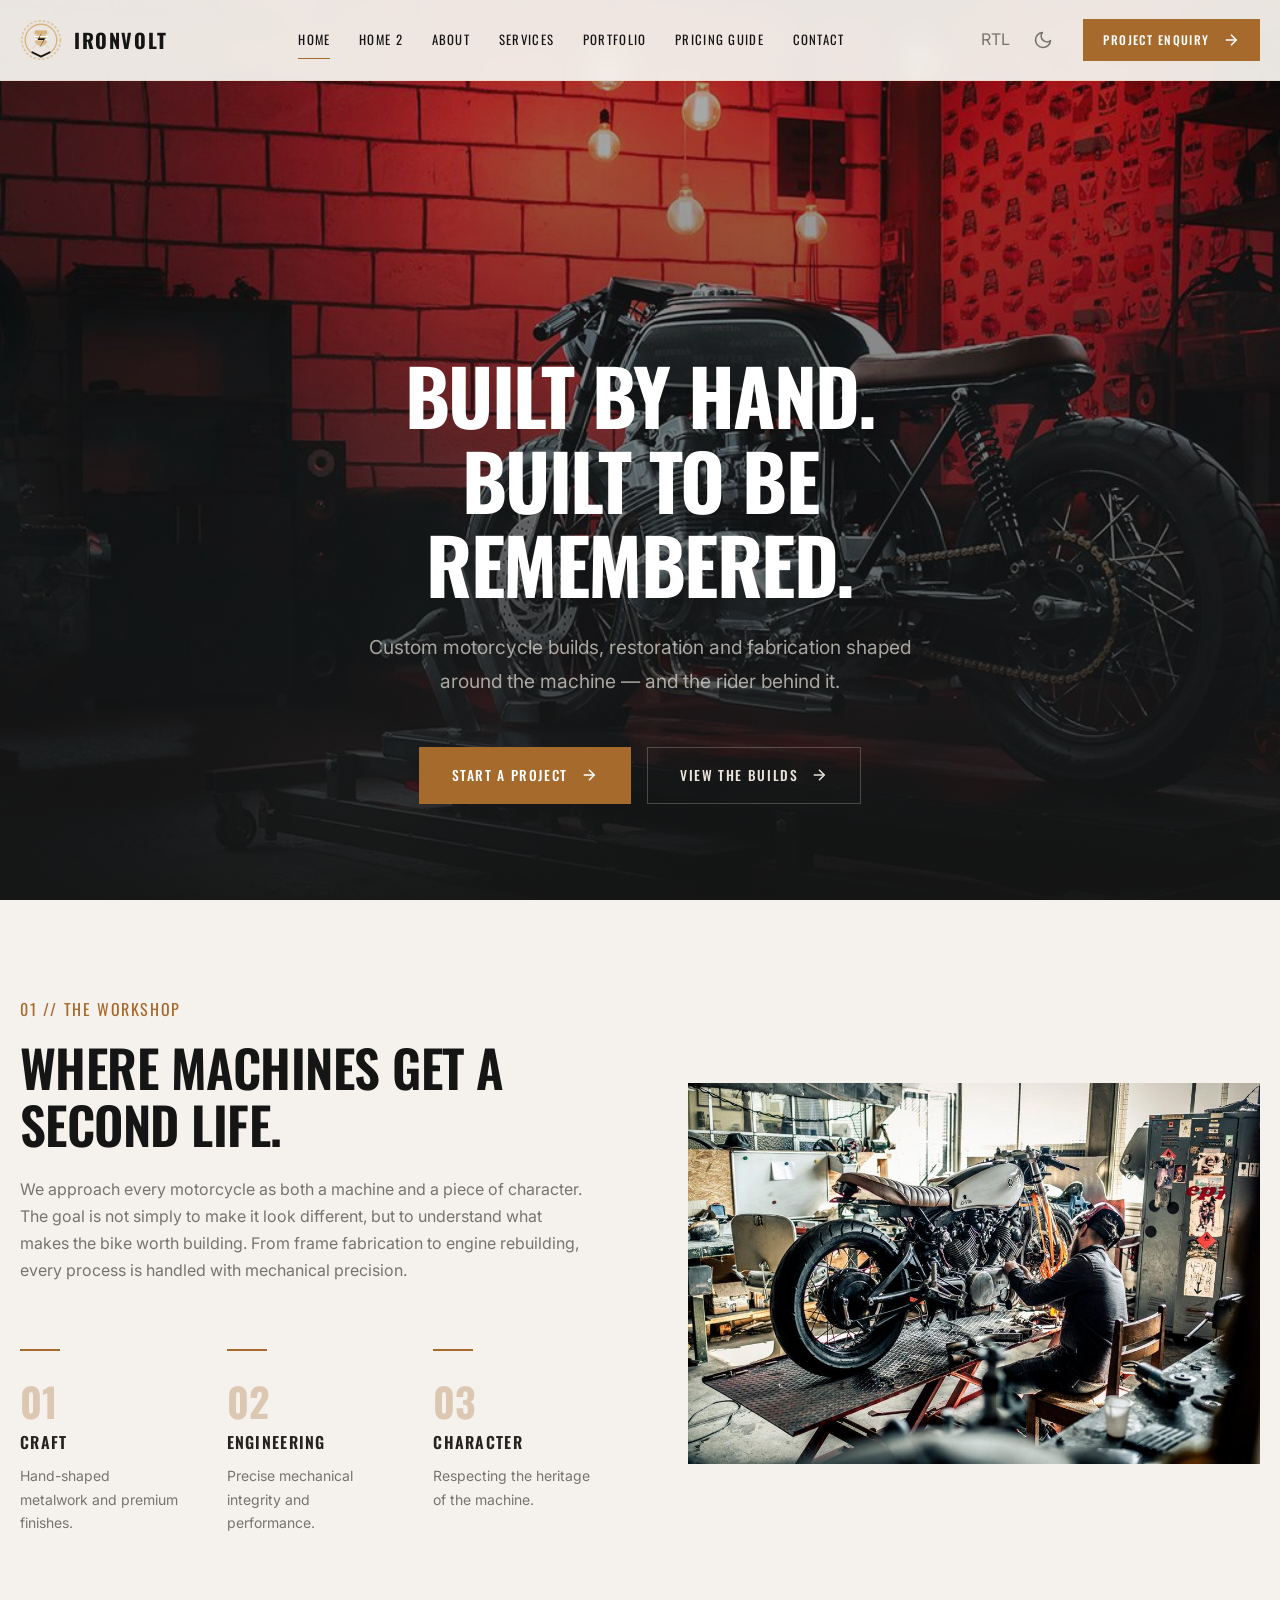
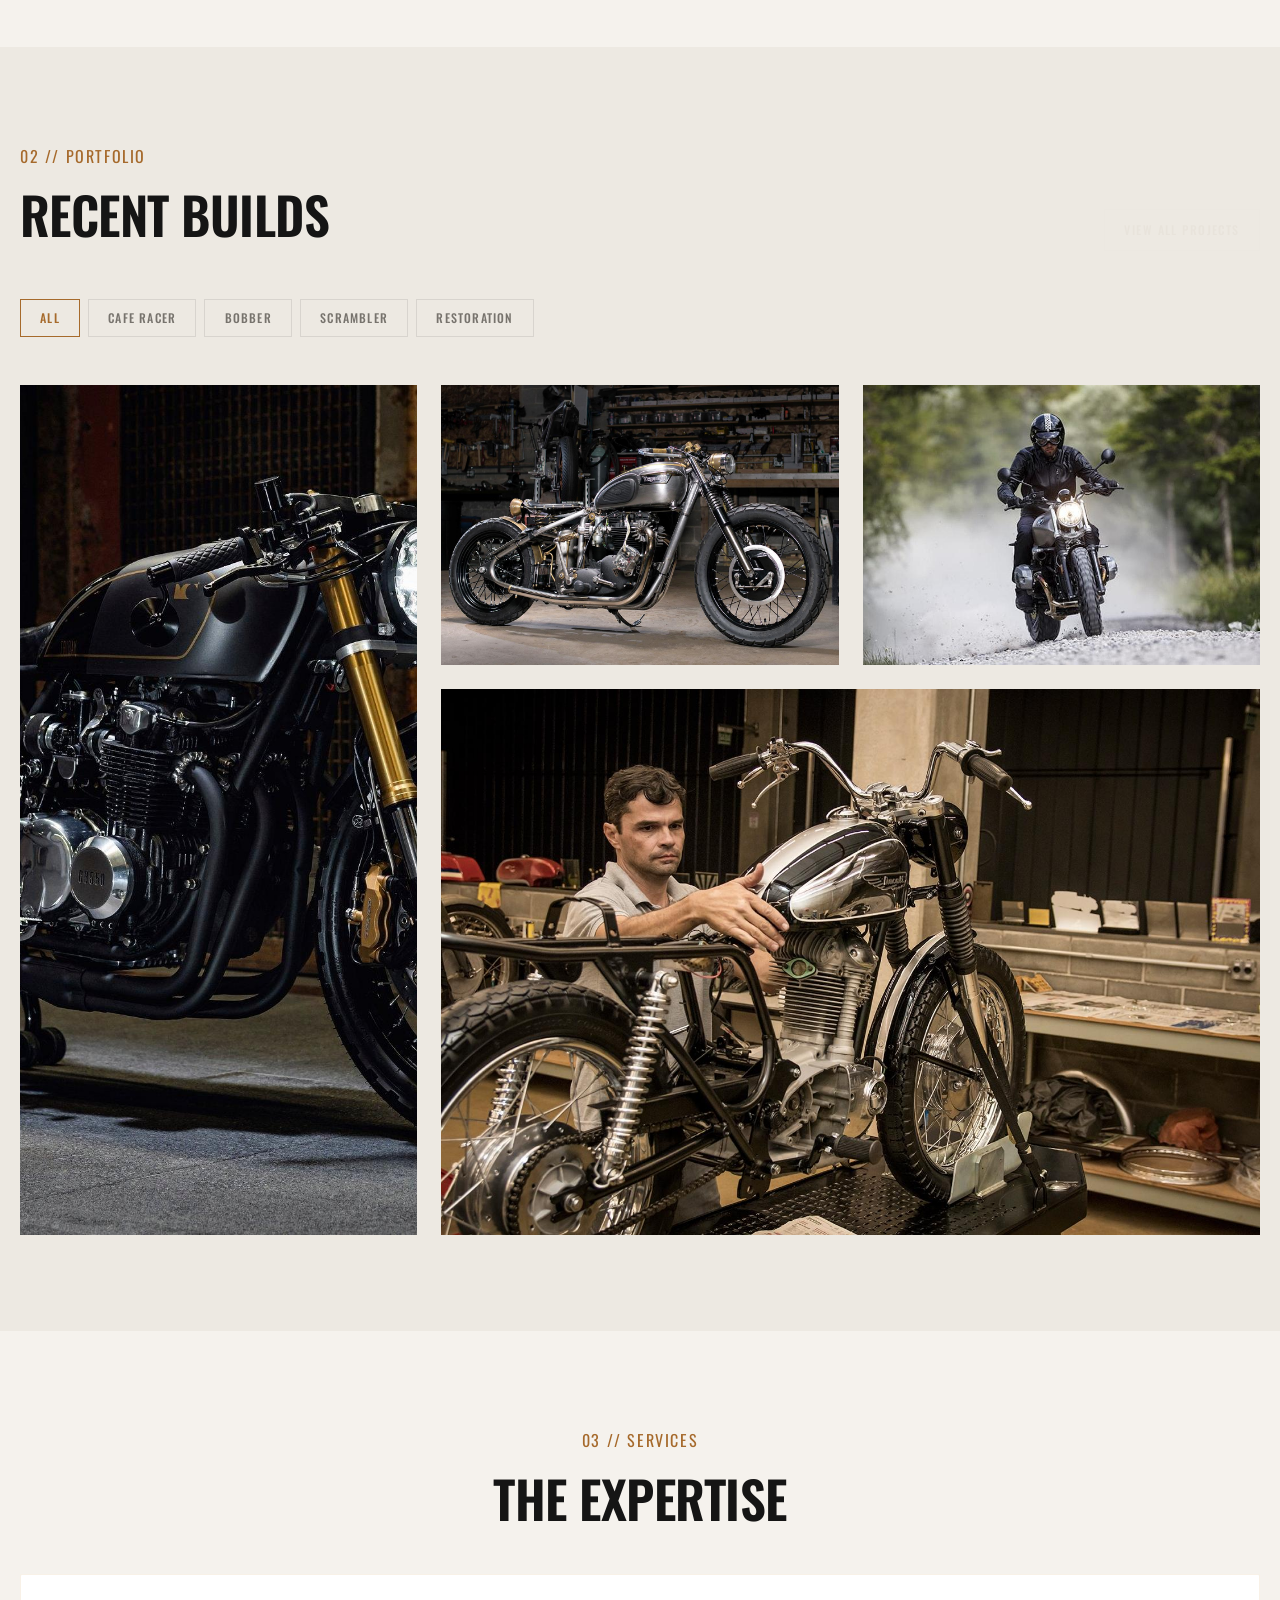
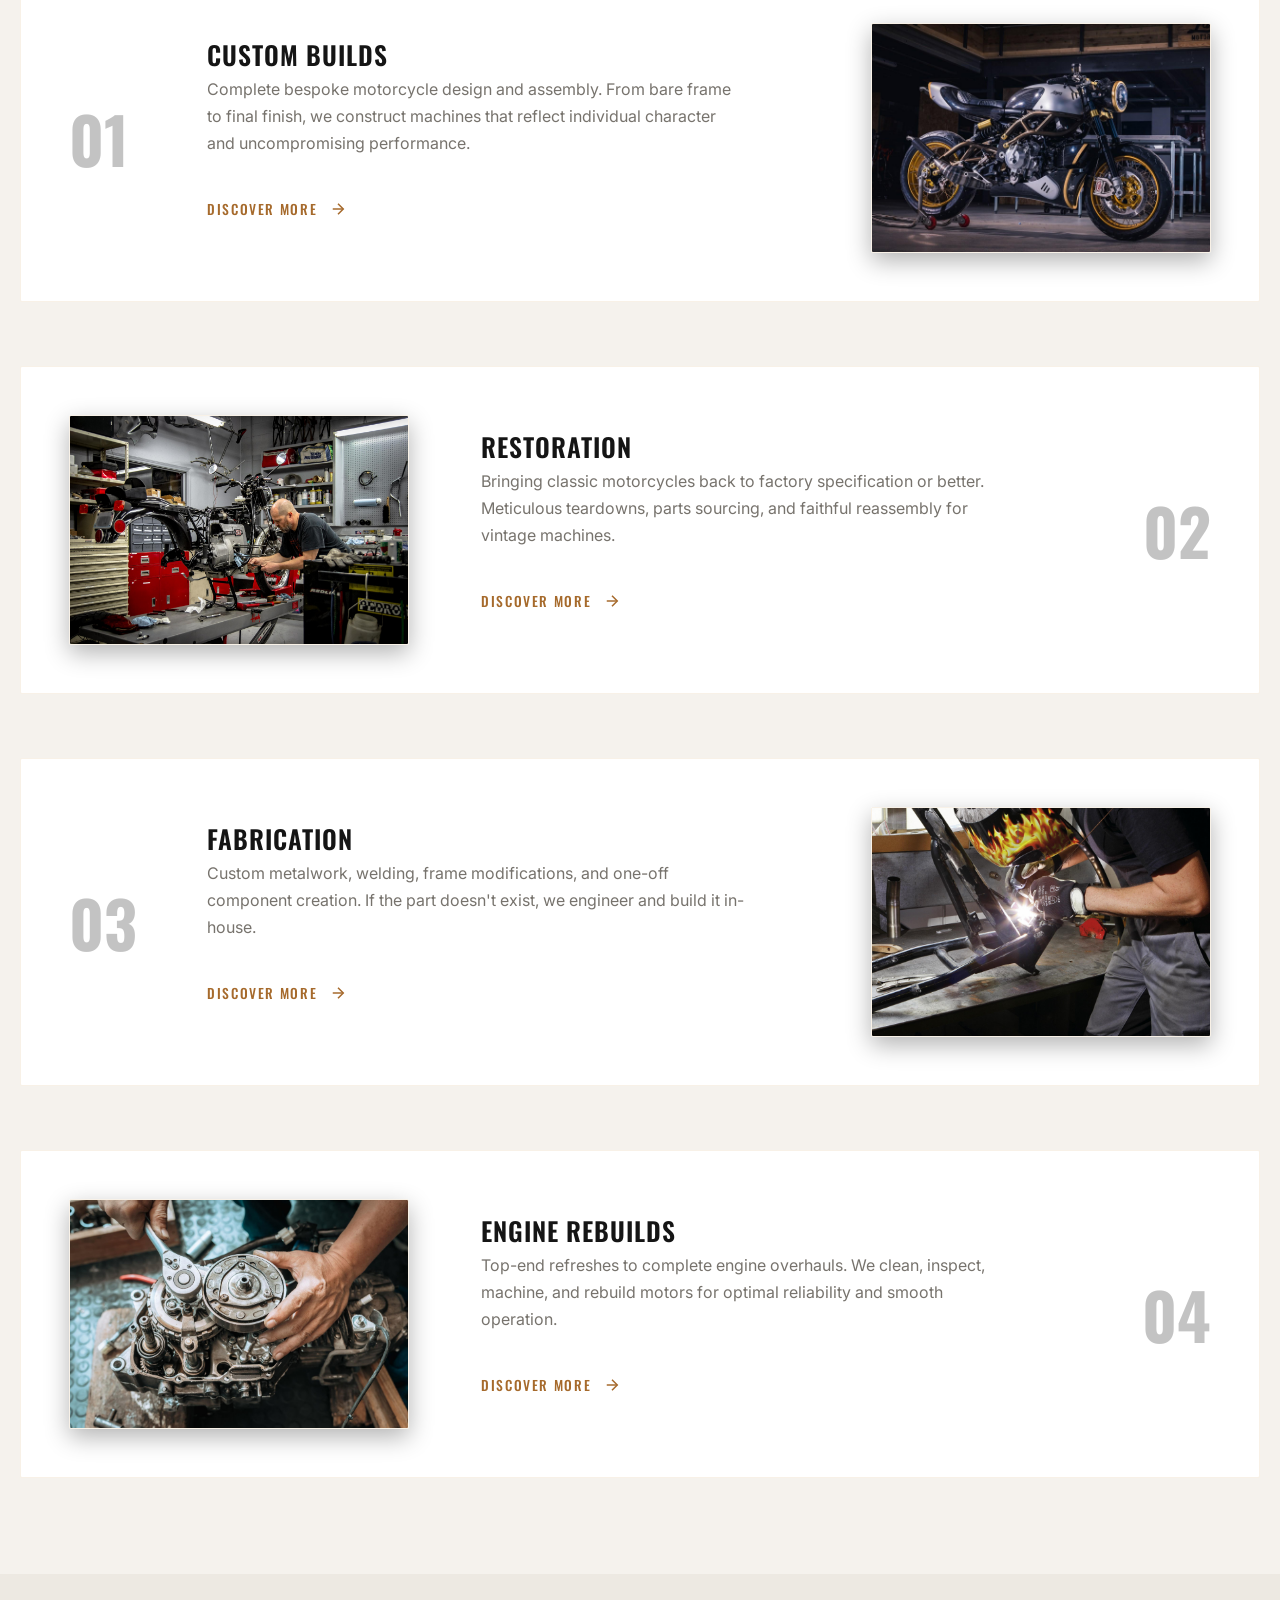
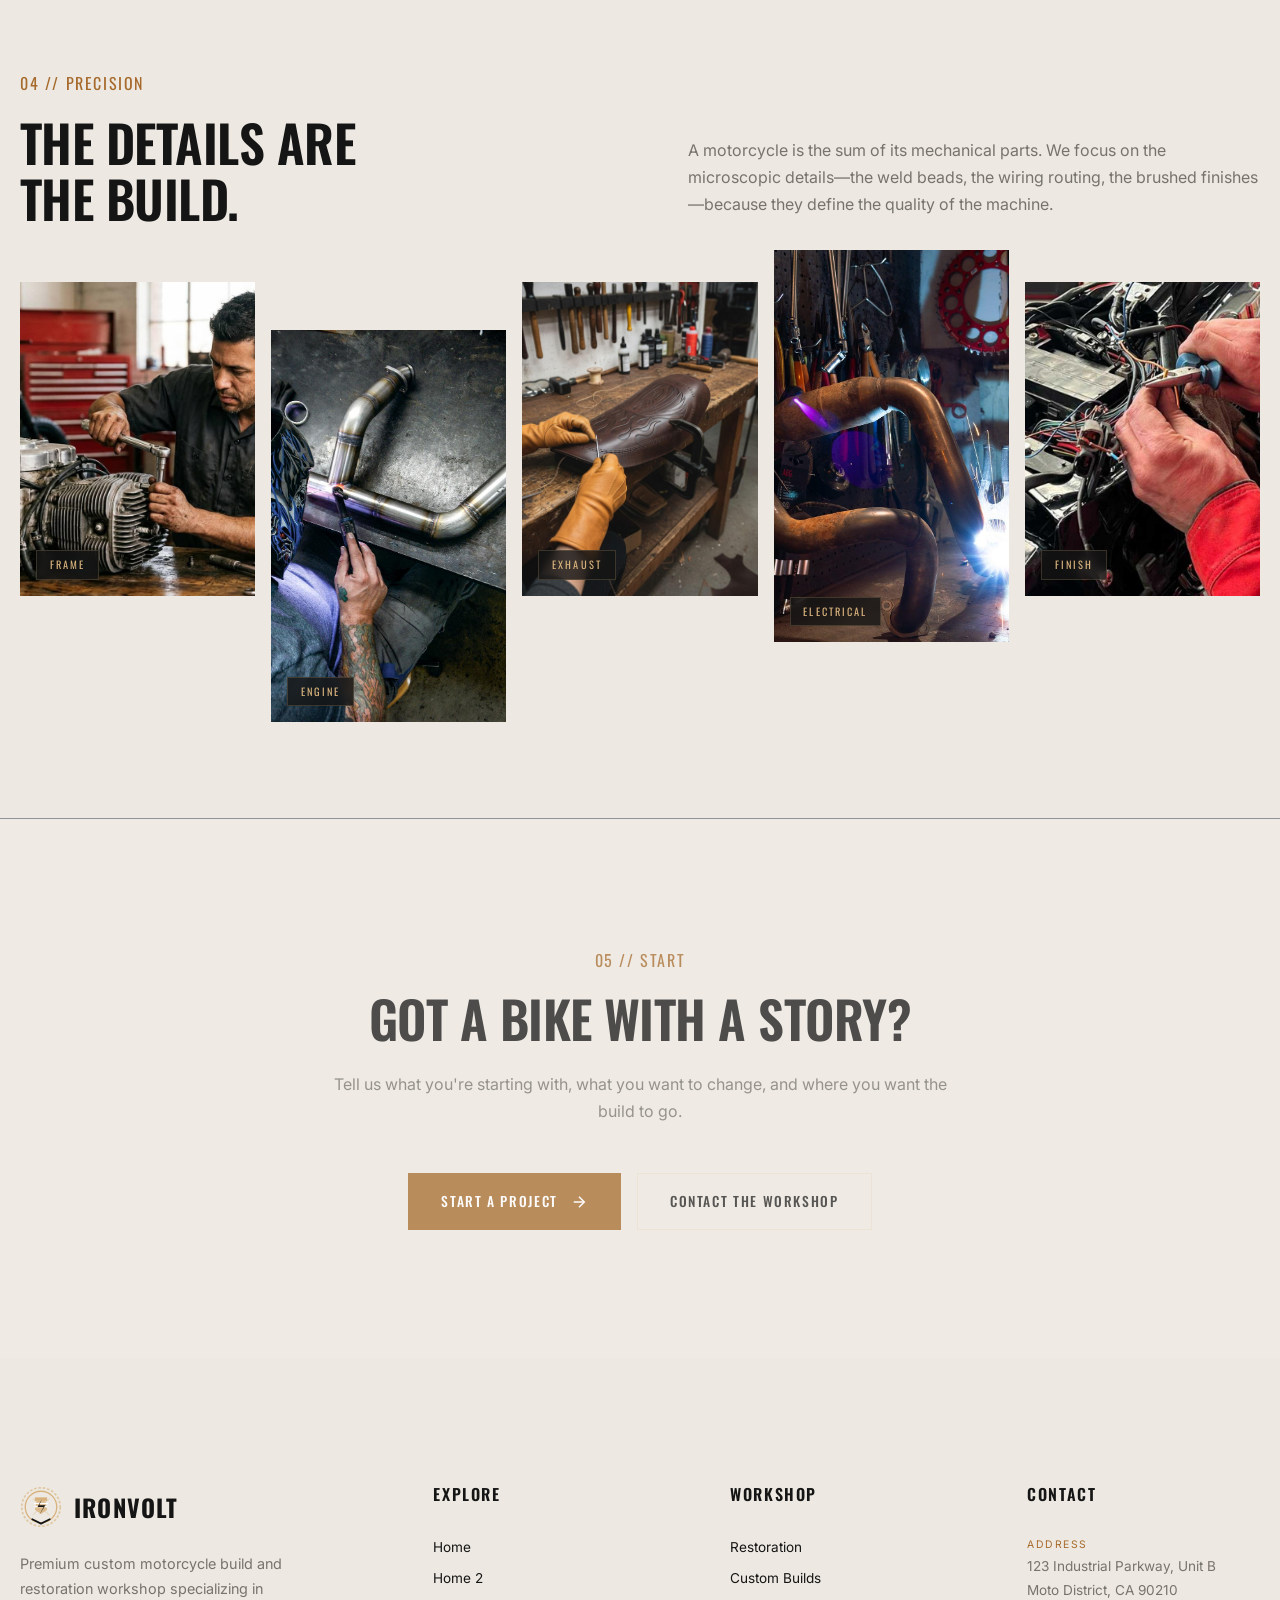
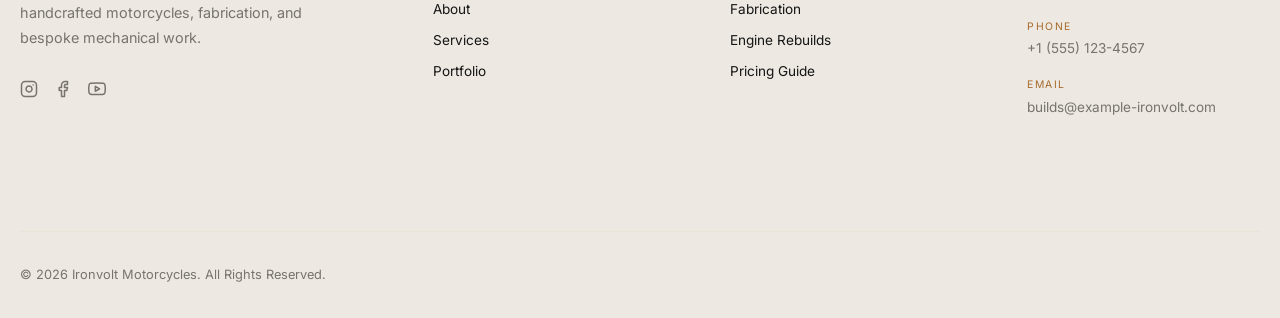
<file: index.html>
<!DOCTYPE html>
<html lang="en" dir="ltr" data-theme="light">

<head>
  <meta charset="UTF-8">
  <meta name="viewport" content="width=device-width, initial-scale=1.0">
  <title>Custom Motorcycle Builds & Restoration | Ironvolt</title>
  <link rel="icon" type="image/svg+xml" href="favicon.svg">
  <meta name="description"
    content="Ironvolt Motorcycles is a premium custom motorcycle build and restoration workshop specializing in handcrafted motorcycles, fabrication, and bespoke mechanical work.">

  <!-- Open Graph / Social -->
  <meta property="og:type" content="website">
  <meta property="og:title" content="Custom Motorcycle Builds & Restoration | Ironvolt">
  <meta property="og:description"
    content="Premium custom motorcycle build and restoration workshop. Built by hand. Built to be remembered.">
  <meta property="og:image" content="assets/images/hero-motorcycle.jpg">
  <link rel="canonical" href="https://example-ironvolt.com/">

  <!-- Fonts -->
  <link rel="preconnect" href="https://fonts.googleapis.com">
  <link rel="preconnect" href="https://fonts.gstatic.com" crossorigin>
  <link
    href="https://fonts.googleapis.com/css2?family=Inter:wght@400;500;600&family=Oswald:wght@400;500;600;700&display=swap"
    rel="stylesheet">

  <!-- Bootstrap 5 Grid/Utils only -->
  <link href="https://cdn.jsdelivr.net/npm/bootstrap@5.3.0/dist/css/bootstrap.min.css" rel="stylesheet">

  <!-- Custom CSS -->
  <link rel="stylesheet" href="assets/css/style.css">
</head>

<body>
  <!-- Skip Link -->
  <a href="#main-content" class="iv-skip-link">Skip to content</a>

  <!-- ============================================ -->
  <!-- HEADER / NAVBAR                              -->
  <!-- ============================================ -->
  <header class="iv-header">
    <div class="iv-container">
      <div class="iv-header__inner">
        <!-- Logo -->
        <a href="index.html" class="iv-logo" aria-label="Ironvolt Motorcycles - Custom Builds & Restoration">
          <svg class="iv-logo__mark" viewBox="0 0 48 48" fill="none" xmlns="http://www.w3.org/2000/svg" aria-hidden="true">
            <circle cx="24" cy="24" r="22" stroke="currentColor" stroke-width="2" stroke-dasharray="3 2" opacity="0.6"/>
            <circle cx="24" cy="24" r="18" stroke="currentColor" stroke-width="1.5"/>
            <path d="M15 15L33 33M33 15L15 33" stroke="currentColor" stroke-width="1.5" stroke-linecap="round" opacity="0.3"/>
            <path d="M17 13H31V17H17V13Z" fill="currentColor"/>
            <path d="M19 17L17 27L24 32L31 27L29 17H19Z" fill="currentColor" opacity="0.85"/>
            <line x1="16" y1="20" x2="32" y2="20" stroke="var(--bg-card, #141416)" stroke-width="1.5"/>
            <line x1="17" y1="23.5" x2="31" y2="23.5" stroke="var(--bg-card, #141416)" stroke-width="1.5"/>
            <path d="M25 15L20 24H27L22 33L29 22H22L25 15Z" fill="var(--color-primary, #d88935)"/>
            <path d="M14 38L24 43L34 38" stroke="var(--color-primary, #d88935)" stroke-width="2" stroke-linecap="round" stroke-linejoin="round"/>
          </svg>
          <div class="iv-logo__text">
            <span class="iv-logo__name">IRONVOLT</span>
          </div>
        </a>

        <!-- Desktop Nav -->
        <nav class="iv-nav" aria-label="Main Navigation">
          <a href="index.html" class="iv-nav__link active">Home</a>
          <a href="home-2.html" class="iv-nav__link">Home 2</a>
          <a href="about.html" class="iv-nav__link">About</a>
          <a href="services.html" class="iv-nav__link">Services</a>
          <a href="portfolio.html" class="iv-nav__link">Portfolio</a>
          <a href="pricing-guide.html" class="iv-nav__link">Pricing Guide</a>
          <a href="contact.html" class="iv-nav__link">Contact</a>
        </nav>

        <!-- Actions -->
        <div class="iv-header__actions">
          <button class="iv-header__action-btn js-rtl-toggle" aria-label="Toggle RTL">
            <svg xmlns="http://www.w3.org/2000/svg" width="20" height="20" viewBox="0 0 24 24" fill="none"
              stroke="currentColor" stroke-width="2" stroke-linecap="round" stroke-linejoin="round">
              <path d="M3 12h18" />
              <path d="M3 12l6-6" />
              <path d="M3 12l6 6" />
            </svg>
          </button>
          <button class="iv-header__action-btn js-theme-toggle" aria-label="Toggle Theme"></button>
          <div class="iv-header__cta">
            <a href="enquiry.html" class="iv-btn iv-btn--primary iv-btn--sm">
              Project Enquiry
              <svg class="iv-arrow" xmlns="http://www.w3.org/2000/svg" viewBox="0 0 24 24" fill="none"
                stroke="currentColor" stroke-width="2">
                <line x1="5" y1="12" x2="19" y2="12"></line>
                <polyline points="12 5 19 12 12 19"></polyline>
              </svg>
            </a>
          </div>
        </div>

        <!-- Hamburger -->
        <button class="iv-hamburger" aria-label="Toggle Mobile Menu" aria-expanded="false">
          <span class="iv-hamburger__lines">
            <span class="iv-hamburger__line"></span>
            <span class="iv-hamburger__line"></span>
            <span class="iv-hamburger__line"></span>
          </span>
        </button>
      </div>
    </div>
  </header>

  <!-- Mobile Nav Drawer -->
  <div class="iv-mobile-nav"><button class="iv-mobile-nav__close js-mobile-close" aria-label="Close Menu"><svg
        xmlns="http://www.w3.org/2000/svg" width="32" height="32" viewBox="0 0 24 24" fill="none" stroke="currentColor"
        stroke-width="2" stroke-linecap="round" stroke-linejoin="round">
        <line x1="18" y1="6" x2="6" y2="18"></line>
        <line x1="6" y1="6" x2="18" y2="18"></line>
      </svg></button>
    <a href="index.html" class="iv-mobile-nav__link active">Home</a>
    <a href="home-2.html" class="iv-mobile-nav__link">Home 2</a>
    <a href="about.html" class="iv-mobile-nav__link">About</a>
    <a href="services.html" class="iv-mobile-nav__link">Services</a>
    <a href="portfolio.html" class="iv-mobile-nav__link">Portfolio</a>
    <a href="pricing-guide.html" class="iv-mobile-nav__link">Pricing Guide</a>
    <a href="contact.html" class="iv-mobile-nav__link">Contact</a>

    <div class="iv-mobile-nav__cta">
      <a href="enquiry.html" class="iv-btn iv-btn--primary" style="width: 100%; justify-content: center;">
        Project Enquiry
      </a>
    </div>

    <div class="iv-mobile-nav__controls">
      <button class="iv-mobile-nav__toggle js-theme-toggle">Dark Mode</button>
      <button class="iv-mobile-nav__toggle js-rtl-toggle">RTL Mode</button>
    </div>
  </div>
  <div class="iv-mobile-overlay"></div>



  <main id="main-content">

    <!-- ============================================ -->
    <!-- SECTION 01 — HERO                            -->
    <!-- ============================================ -->
    <section class="iv-hero">
      <div class="iv-hero__bg">
        <img src="assets/images/home1-hero.jpg" alt="Custom cafe racer motorcycle in dark workshop" loading="eager"
          width="1920" height="1080">
      </div>
      <div class="iv-hero__overlay"></div>

      <div class="iv-container">
        <div class="iv-hero__content iv-reveal iv-reveal--left">
          <h1 class="iv-hero__title">BUILT BY HAND.<br>BUILT TO BE REMEMBERED.</h1>
          <p class="iv-hero__subtitle">Custom motorcycle builds, restoration and fabrication shaped around the machine —
            and the rider behind it.</p>

          <div class="iv-hero__actions">
            <a href="enquiry.html" class="iv-btn iv-btn--primary ">
              Start A Project
              <svg class="iv-arrow" xmlns="http://www.w3.org/2000/svg" viewBox="0 0 24 24" fill="none"
                stroke="currentColor" stroke-width="2">
                <line x1="5" y1="12" x2="19" y2="12"></line>
                <polyline points="12 5 19 12 12 19"></polyline>
              </svg>
            </a>
            <a href="portfolio.html" class="iv-btn iv-btn--light">
              View The Builds
              <svg class="iv-arrow" xmlns="http://www.w3.org/2000/svg" viewBox="0 0 24 24" fill="none"
                stroke="currentColor" stroke-width="2">
                <line x1="5" y1="12" x2="19" y2="12"></line>
                <polyline points="12 5 19 12 12 19"></polyline>
              </svg>
            </a>
          </div>
        </div>
      </div>
    </section>

    <!-- ============================================ -->
    <!-- SECTION 02 — THE WORKSHOP                    -->
    <!-- ============================================ -->
    <section class="iv-section">
      <div class="iv-container">
        <div class="iv-split">
          <div class="iv-reveal iv-reveal--left">
            <div class="section-number mb-3">01 // THE WORKSHOP</div>
            <h2 class="mb-4">WHERE MACHINES GET A SECOND LIFE.</h2>
            <p>We approach every motorcycle as both a machine and a piece of character. The goal is not simply to make
              it look different, but to understand what makes the bike worth building. From frame fabrication to engine
              rebuilding, every process is handled with mechanical precision.</p>

            <div class="iv-workshop__principles">
              <div class="iv-principle">
                <div class="iv-principle__number">01</div>
                <div class="iv-principle__title">CRAFT</div>
                <p class="small">Hand-shaped metalwork and premium finishes.</p>
              </div>
              <div class="iv-principle">
                <div class="iv-principle__number">02</div>
                <div class="iv-principle__title">ENGINEERING</div>
                <p class="small">Precise mechanical integrity and performance.</p>
              </div>
              <div class="iv-principle">
                <div class="iv-principle__number">03</div>
                <div class="iv-principle__title">CHARACTER</div>
                <p class="small">Respecting the heritage of the machine.</p>
              </div>
            </div>
          </div>
          <div class="iv-reveal iv-reveal--right">
            <img src="assets/images/workshop.jpg" alt="Mechanic working on motorcycle in workshop" width="800"
              height="600" loading="lazy">
          </div>
        </div>
      </div>
    </section>

    <!-- ============================================ -->
    <!-- SECTION 03 — CUSTOM BUILD GALLERY            -->
    <!-- ============================================ -->
    <section class="iv-section iv-section--dark">
      <div class="iv-container">
        <div class="d-flex justify-content-between align-items-end mb-5 flex-wrap gap-4">
          <div class="iv-reveal">
            <div class="section-number mb-3">02 // PORTFOLIO</div>
            <h2>RECENT BUILDS</h2>
          </div>
          <div class="iv-reveal">
            <a href="portfolio.html" class="iv-btn iv-btn--light iv-btn--sm">View All Projects</a>
          </div>
        </div>

        <div class="iv-gallery__filters iv-reveal iv-reveal--d1">
          <button class="iv-gallery__filter active" data-filter="all">ALL</button>
          <button class="iv-gallery__filter" data-filter="cafe-racer">CAFE RACER</button>
          <button class="iv-gallery__filter" data-filter="bobber">BOBBER</button>
          <button class="iv-gallery__filter" data-filter="scrambler">SCRAMBLER</button>
          <button class="iv-gallery__filter" data-filter="restoration">RESTORATION</button>
        </div>

        <div class="iv-gallery__grid">
          <!-- Featured Item -->
          <div class="iv-gallery__item iv-reveal iv-reveal--d2" data-category="cafe-racer">
            <img class="iv-gallery__item-img" src="assets/images/build1.jpg" alt="Custom Cafe Racer Build"
              loading="lazy" width="800" height="1000">
            <div class="iv-gallery__item-overlay">
              <span class="iv-gallery__item-category">CAFE RACER</span>
              <h3 class="iv-gallery__item-title">THE NIGHT SHIFT</h3>
              <div class="iv-gallery__item-meta">
                <span>Custom Build</span>
                <span>&bull;</span>
                <span>Sample Project</span>
              </div>
              <a href="portfolio.html" class="iv-gallery__item-link">
                VIEW BUILD
                <svg xmlns="http://www.w3.org/2000/svg" viewBox="0 0 24 24" fill="none" stroke="currentColor"
                  stroke-width="2">
                  <line x1="5" y1="12" x2="19" y2="12"></line>
                  <polyline points="12 5 19 12 12 19"></polyline>
                </svg>
              </a>
            </div>
            <div class="iv-gallery__item-border"></div>
          </div>

          <!-- Item -->
          <div class="iv-gallery__item iv-reveal iv-reveal--d3" data-category="restoration">
            <img class="iv-gallery__item-img" src="assets/images/build2.jpg" alt="Vintage Restoration" loading="lazy"
              width="600" height="400">
            <div class="iv-gallery__item-overlay">
              <span class="iv-gallery__item-category">RESTORATION</span>
              <h3 class="iv-gallery__item-title">FACTORY SPEC</h3>
              <a href="portfolio.html" class="iv-gallery__item-link">
                VIEW BUILD
                <svg xmlns="http://www.w3.org/2000/svg" viewBox="0 0 24 24" fill="none" stroke="currentColor"
                  stroke-width="2">
                  <line x1="5" y1="12" x2="19" y2="12"></line>
                  <polyline points="12 5 19 12 12 19"></polyline>
                </svg>
              </a>
            </div>
            <div class="iv-gallery__item-border"></div>
          </div>

          <!-- Item (Placeholder image) -->
          <div class="iv-gallery__item iv-reveal iv-reveal--d4" data-category="bobber">
            <img class="iv-gallery__item-img" src="assets/images/build3.jpg" alt="Bobber Build" loading="lazy"
              width="600" height="400">
            <div class="iv-gallery__item-overlay">
              <span class="iv-gallery__item-category">BOBBER</span>
              <h3 class="iv-gallery__item-title">IRON CLAD</h3>
              <a href="portfolio.html" class="iv-gallery__item-link">
                VIEW BUILD
                <svg xmlns="http://www.w3.org/2000/svg" viewBox="0 0 24 24" fill="none" stroke="currentColor"
                  stroke-width="2">
                  <line x1="5" y1="12" x2="19" y2="12"></line>
                  <polyline points="12 5 19 12 12 19"></polyline>
                </svg>
              </a>
            </div>
            <div class="iv-gallery__item-border"></div>
          </div>

          <!-- Wide Item (Placeholder image) -->
          <div class="iv-gallery__item iv-reveal iv-reveal--d2" data-category="scrambler">
            <img class="iv-gallery__item-img" src="assets/images/build4.jpg" alt="Scrambler Build" loading="lazy"
              width="1200" height="400">
            <div class="iv-gallery__item-overlay">
              <span class="iv-gallery__item-category">SCRAMBLER</span>
              <h3 class="iv-gallery__item-title">DIRT TRACKER</h3>
              <div class="iv-gallery__item-meta">
                <span>Fabrication</span>
                <span>&bull;</span>
                <span>Sample Project</span>
              </div>
              <a href="portfolio.html" class="iv-gallery__item-link">
                VIEW BUILD
                <svg xmlns="http://www.w3.org/2000/svg" viewBox="0 0 24 24" fill="none" stroke="currentColor"
                  stroke-width="2">
                  <line x1="5" y1="12" x2="19" y2="12"></line>
                  <polyline points="12 5 19 12 12 19"></polyline>
                </svg>
              </a>
            </div>
            <div class="iv-gallery__item-border"></div>
          </div>
        </div>
      </div>
    </section>

    <!-- ============================================ -->
    <!-- SECTION 04 — WHAT WE BUILD                   -->
    <!-- ============================================ -->
    <section class="iv-section">
      <div class="iv-container">
        <div class="text-center mb-5 iv-reveal">
          <div class="section-number mb-3">03 // SERVICES</div>
          <h2>THE EXPERTISE</h2>
        </div>

        <div class="iv-services__grid">

          <!-- Service 1 -->
          <div class="iv-service-card iv-reveal iv-reveal--left">
            <div class="iv-service-card__number">01</div>
            <div class="iv-service-card__content">
              <h3 class="iv-service-card__title">CUSTOM BUILDS</h3>
              <p class="iv-service-card__desc">Complete bespoke motorcycle design and assembly. From bare frame to final
                finish, we construct machines that reflect individual character and uncompromising performance.</p>
              <a href="services.html#custom" class="iv-btn iv-btn--ghost">
                Discover More
                <svg class="iv-arrow" xmlns="http://www.w3.org/2000/svg" viewBox="0 0 24 24" fill="none"
                  stroke="currentColor" stroke-width="2">
                  <line x1="5" y1="12" x2="19" y2="12"></line>
                  <polyline points="12 5 19 12 12 19"></polyline>
                </svg>
              </a>
            </div>
            <div class="iv-service-card__img-wrap">
              <img class="iv-service-card__img" src="assets/images/expertise1.jpg" alt="Custom Builds" loading="lazy">
            </div>
          </div>

          <!-- Service 2 -->
          <div class="iv-service-card iv-reveal iv-reveal--right">
            <div class="iv-service-card__number">02</div>
            <div class="iv-service-card__content">
              <h3 class="iv-service-card__title">RESTORATION</h3>
              <p class="iv-service-card__desc">Bringing classic motorcycles back to factory specification or better.
                Meticulous teardowns, parts sourcing, and faithful reassembly for vintage machines.</p>
              <a href="services.html#restoration" class="iv-btn iv-btn--ghost">
                Discover More
                <svg class="iv-arrow" xmlns="http://www.w3.org/2000/svg" viewBox="0 0 24 24" fill="none"
                  stroke="currentColor" stroke-width="2">
                  <line x1="5" y1="12" x2="19" y2="12"></line>
                  <polyline points="12 5 19 12 12 19"></polyline>
                </svg>
              </a>
            </div>
            <div class="iv-service-card__img-wrap">
              <img class="iv-service-card__img" src="assets/images/expertise2.jpg" alt="Restoration" loading="lazy">
            </div>
          </div>

          <!-- Service 3 -->
          <div class="iv-service-card iv-reveal iv-reveal--left">
            <div class="iv-service-card__number">03</div>
            <div class="iv-service-card__content">
              <h3 class="iv-service-card__title">FABRICATION</h3>
              <p class="iv-service-card__desc">Custom metalwork, welding, frame modifications, and one-off component
                creation. If the part doesn't exist, we engineer and build it in-house.</p>
              <a href="services.html#fabrication" class="iv-btn iv-btn--ghost">
                Discover More
                <svg class="iv-arrow" xmlns="http://www.w3.org/2000/svg" viewBox="0 0 24 24" fill="none"
                  stroke="currentColor" stroke-width="2">
                  <line x1="5" y1="12" x2="19" y2="12"></line>
                  <polyline points="12 5 19 12 12 19"></polyline>
                </svg>
              </a>
            </div>
            <div class="iv-service-card__img-wrap">
              <img class="iv-service-card__img" src="assets/images/expertise3.jpg" alt="Fabrication" loading="lazy">
            </div>
          </div>

          <!-- Service 4 -->
          <div class="iv-service-card iv-reveal iv-reveal--right">
            <div class="iv-service-card__number">04</div>
            <div class="iv-service-card__content">
              <h3 class="iv-service-card__title">ENGINE REBUILDS</h3>
              <p class="iv-service-card__desc">Top-end refreshes to complete engine overhauls. We clean, inspect,
                machine, and rebuild motors for optimal reliability and smooth operation.</p>
              <a href="services.html#engine" class="iv-btn iv-btn--ghost">
                Discover More
                <svg class="iv-arrow" xmlns="http://www.w3.org/2000/svg" viewBox="0 0 24 24" fill="none"
                  stroke="currentColor" stroke-width="2">
                  <line x1="5" y1="12" x2="19" y2="12"></line>
                  <polyline points="12 5 19 12 12 19"></polyline>
                </svg>
              </a>
            </div>
            <div class="iv-service-card__img-wrap">
              <img class="iv-service-card__img" src="assets/images/expertise4.jpg" alt="Engine Rebuilds" loading="lazy">
            </div>
          </div>

        </div>
      </div>
    </section>

    <!-- ============================================ -->
    <!-- SECTION 05 — ENGINEERING DETAIL              -->
    <!-- ============================================ -->
    <section class="iv-section iv-section--dark">
      <div class="iv-container">
        <div class="iv-split align-items-end mb-5">
          <div class="iv-reveal">
            <div class="section-number mb-3">04 // PRECISION</div>
            <h2>THE DETAILS ARE<br>THE BUILD.</h2>
          </div>
          <div class="iv-reveal pb-3">
            <p class="mb-0">A motorcycle is the sum of its mechanical parts. We focus on the microscopic details—the
              weld beads, the wiring routing, the brushed finishes—because they define the quality of the machine.</p>
          </div>
        </div>

        <div class="iv-engineering__grid">
          <div class="iv-engineering__item iv-reveal iv-reveal--d1">
            <img src="assets/images/precision1.jpg" alt="Frame Welding" loading="lazy">
            <div class="iv-engineering__label">FRAME</div>
          </div>
          <!-- Placeholder images for details -->
          <div class="iv-engineering__item iv-reveal iv-reveal--d2">
            <img src="assets/images/precision2.jpg" alt="Engine block" loading="lazy">
            <div class="iv-engineering__label">ENGINE</div>
          </div>
          <div class="iv-engineering__item iv-reveal iv-reveal--d3">
            <img src="assets/images/precision3.jpg" alt="Exhaust system" loading="lazy">
            <div class="iv-engineering__label">EXHAUST</div>
          </div>
          <div class="iv-engineering__item iv-reveal iv-reveal--d4">
            <img src="assets/images/precision4.jpg" alt="Electrical wiring" loading="lazy">
            <div class="iv-engineering__label">ELECTRICAL</div>
          </div>
          <div class="iv-engineering__item iv-reveal iv-reveal--d5">
            <img src="assets/images/precision5.jpg" alt="Leather seat finish" loading="lazy">
            <div class="iv-engineering__label">FINISH</div>
          </div>
        </div>
      </div>
    </section>

    <!-- ============================================ -->
    <!-- SECTION 06 — PROJECT ENQUIRY CTA             -->
    <!-- ============================================ -->
    <section class="iv-cta iv-section--dark border-top border-secondary opacity-75">
      <div class="iv-container">
        <div class="iv-reveal iv-reveal--scale">
          <div class="section-number mb-3">05 // START</div>
          <h2>GOT A BIKE WITH A STORY?</h2>
          <p>Tell us what you're starting with, what you want to change, and where you want the build to go.</p>

          <div class="iv-cta__actions mt-5">
            <a href="enquiry.html" class="iv-btn iv-btn--primary ">
              Start A Project
              <svg class="iv-arrow" xmlns="http://www.w3.org/2000/svg" viewBox="0 0 24 24" fill="none"
                stroke="currentColor" stroke-width="2">
                <line x1="5" y1="12" x2="19" y2="12"></line>
                <polyline points="12 5 19 12 12 19"></polyline>
              </svg>
            </a>
            <a href="contact.html" class="iv-btn iv-btn--outline">Contact The Workshop</a>
          </div>
        </div>
      </div>
    </section>

  </main>

  <!-- ============================================ -->
  <!-- FOOTER                                       -->
  <!-- ============================================ -->
  <footer class="iv-footer">
    <div class="iv-container">
      <div class="iv-footer__grid">

        <div>
          <a href="index.html" class="iv-logo mb-4" aria-label="Ironvolt Motorcycles - Custom Builds & Restoration"
            style="display: flex; align-items: center; gap: 0.75rem;">
            <svg class="iv-logo__mark" viewBox="0 0 48 48" fill="none" xmlns="http://www.w3.org/2000/svg" aria-hidden="true">
              <circle cx="24" cy="24" r="22" stroke="currentColor" stroke-width="2" stroke-dasharray="3 2" opacity="0.6"/>
              <circle cx="24" cy="24" r="18" stroke="currentColor" stroke-width="1.5"/>
              <path d="M15 15L33 33M33 15L15 33" stroke="currentColor" stroke-width="1.5" stroke-linecap="round" opacity="0.3"/>
              <path d="M17 13H31V17H17V13Z" fill="currentColor"/>
              <path d="M19 17L17 27L24 32L31 27L29 17H19Z" fill="currentColor" opacity="0.85"/>
              <line x1="16" y1="20" x2="32" y2="20" stroke="var(--bg-card, #141416)" stroke-width="1.5"/>
              <line x1="17" y1="23.5" x2="31" y2="23.5" stroke="var(--bg-card, #141416)" stroke-width="1.5"/>
              <path d="M25 15L20 24H27L22 33L29 22H22L25 15Z" fill="var(--color-primary, #d88935)"/>
              <path d="M14 38L24 43L34 38" stroke="var(--color-primary, #d88935)" stroke-width="2" stroke-linecap="round" stroke-linejoin="round"/>
            </svg>
            <div class="iv-logo__text" style="text-align: left;">
              <span class="iv-footer__brand-name"
                style="margin-bottom: 0; line-height: 1; display: block;">IRONVOLT</span>
            </div>
          </a>
          <p class="iv-footer__brand-text">Premium custom motorcycle build and restoration workshop specializing in
            handcrafted motorcycles, fabrication, and bespoke mechanical work.</p>
        
          <div class="iv-footer__social">
          <a href="#" class="iv-footer__social-link" aria-label="Instagram">
            <svg xmlns="http://www.w3.org/2000/svg" viewBox="0 0 24 24" fill="none" stroke="currentColor"
              stroke-width="2" stroke-linecap="round" stroke-linejoin="round">
              <rect x="2" y="2" width="20" height="20" rx="5" ry="5"></rect>
              <path d="M16 11.37A4 4 0 1 1 12.63 8 4 4 0 0 1 16 11.37z"></path>
              <line x1="17.5" y1="6.5" x2="17.51" y2="6.5"></line>
            </svg>
          </a>
          <a href="#" class="iv-footer__social-link" aria-label="Facebook">
            <svg xmlns="http://www.w3.org/2000/svg" viewBox="0 0 24 24" fill="none" stroke="currentColor"
              stroke-width="2" stroke-linecap="round" stroke-linejoin="round">
              <path d="M18 2h-3a5 5 0 0 0-5 5v3H7v4h3v8h4v-8h3l1-4h-4V7a1 1 0 0 1 1-1h3z"></path>
            </svg>
          </a>
          <a href="#" class="iv-footer__social-link" aria-label="YouTube">
            <svg xmlns="http://www.w3.org/2000/svg" viewBox="0 0 24 24" fill="none" stroke="currentColor"
              stroke-width="2" stroke-linecap="round" stroke-linejoin="round">
              <path
                d="M22.54 6.42a2.78 2.78 0 0 0-1.94-2C18.88 4 12 4 12 4s-6.88 0-8.6.46a2.78 2.78 0 0 0-1.94 2A29 29 0 0 0 1 11.75a29 29 0 0 0 .46 5.33A2.78 2.78 0 0 0 3.4 19c1.72.46 8.6.46 8.6.46s6.88 0 8.6-.46a2.78 2.78 0 0 0 1.94-2 29 29 0 0 0 .46-5.25 29 29 0 0 0-.46-5.33z">
              </path>
              <polygon points="9.75 15.02 15.5 11.75 9.75 8.48 9.75 15.02"></polygon>
            </svg>
          </a>
        </div>
</div>

        <div>
          <h4 class="iv-footer__heading">EXPLORE</h4>
          <div class="iv-footer__links">
            <a href="index.html" class="iv-footer__link">Home</a>
            <a href="home-2.html" class="iv-footer__link">Home 2</a>
            <a href="about.html" class="iv-footer__link">About</a>
            <a href="services.html" class="iv-footer__link">Services</a>
            <a href="portfolio.html" class="iv-footer__link">Portfolio</a>
          </div>
        </div>

        <div>
          <h4 class="iv-footer__heading">WORKSHOP</h4>
          <div class="iv-footer__links">
            <a href="services.html#restoration" class="iv-footer__link">Restoration</a>
            <a href="services.html#custom" class="iv-footer__link">Custom Builds</a>
            <a href="services.html#fabrication" class="iv-footer__link">Fabrication</a>
            <a href="services.html#engine" class="iv-footer__link">Engine Rebuilds</a>
            <a href="pricing-guide.html" class="iv-footer__link">Pricing Guide</a>
          </div>
        </div>

        <div>
          <h4 class="iv-footer__heading">CONTACT</h4>
          <div class="iv-footer__contact-item">
            <div class="iv-footer__contact-label">Address</div>
            <div class="iv-footer__contact-value">123 Industrial Parkway, Unit B<br>Moto District, CA 90210</div>
          </div>
          <div class="iv-footer__contact-item">
            <div class="iv-footer__contact-label">Phone</div>
            <div class="iv-footer__contact-value">+1 (555) 123-4567</div>
          </div>
          <div class="iv-footer__contact-item">
            <div class="iv-footer__contact-label">Email</div>
            <div class="iv-footer__contact-value">builds@example-ironvolt.com</div>
          </div>
        </div>

      </div>

      <div class="iv-footer__bottom">
        <div class="iv-footer__copyright">
          &copy; 2026 Ironvolt Motorcycles. All Rights Reserved.
        </div>
        
      </div>
    </div>
  </footer>

  <button class="iv-back-to-top" aria-label="Back to top">
    <svg xmlns="http://www.w3.org/2000/svg" viewBox="0 0 24 24" fill="none" stroke="currentColor" stroke-width="2">
      <polyline points="18 15 12 9 6 15"></polyline>
    </svg>
  </button>

  <script src="assets/js/main.js"></script>
</body>

</html>
</file>
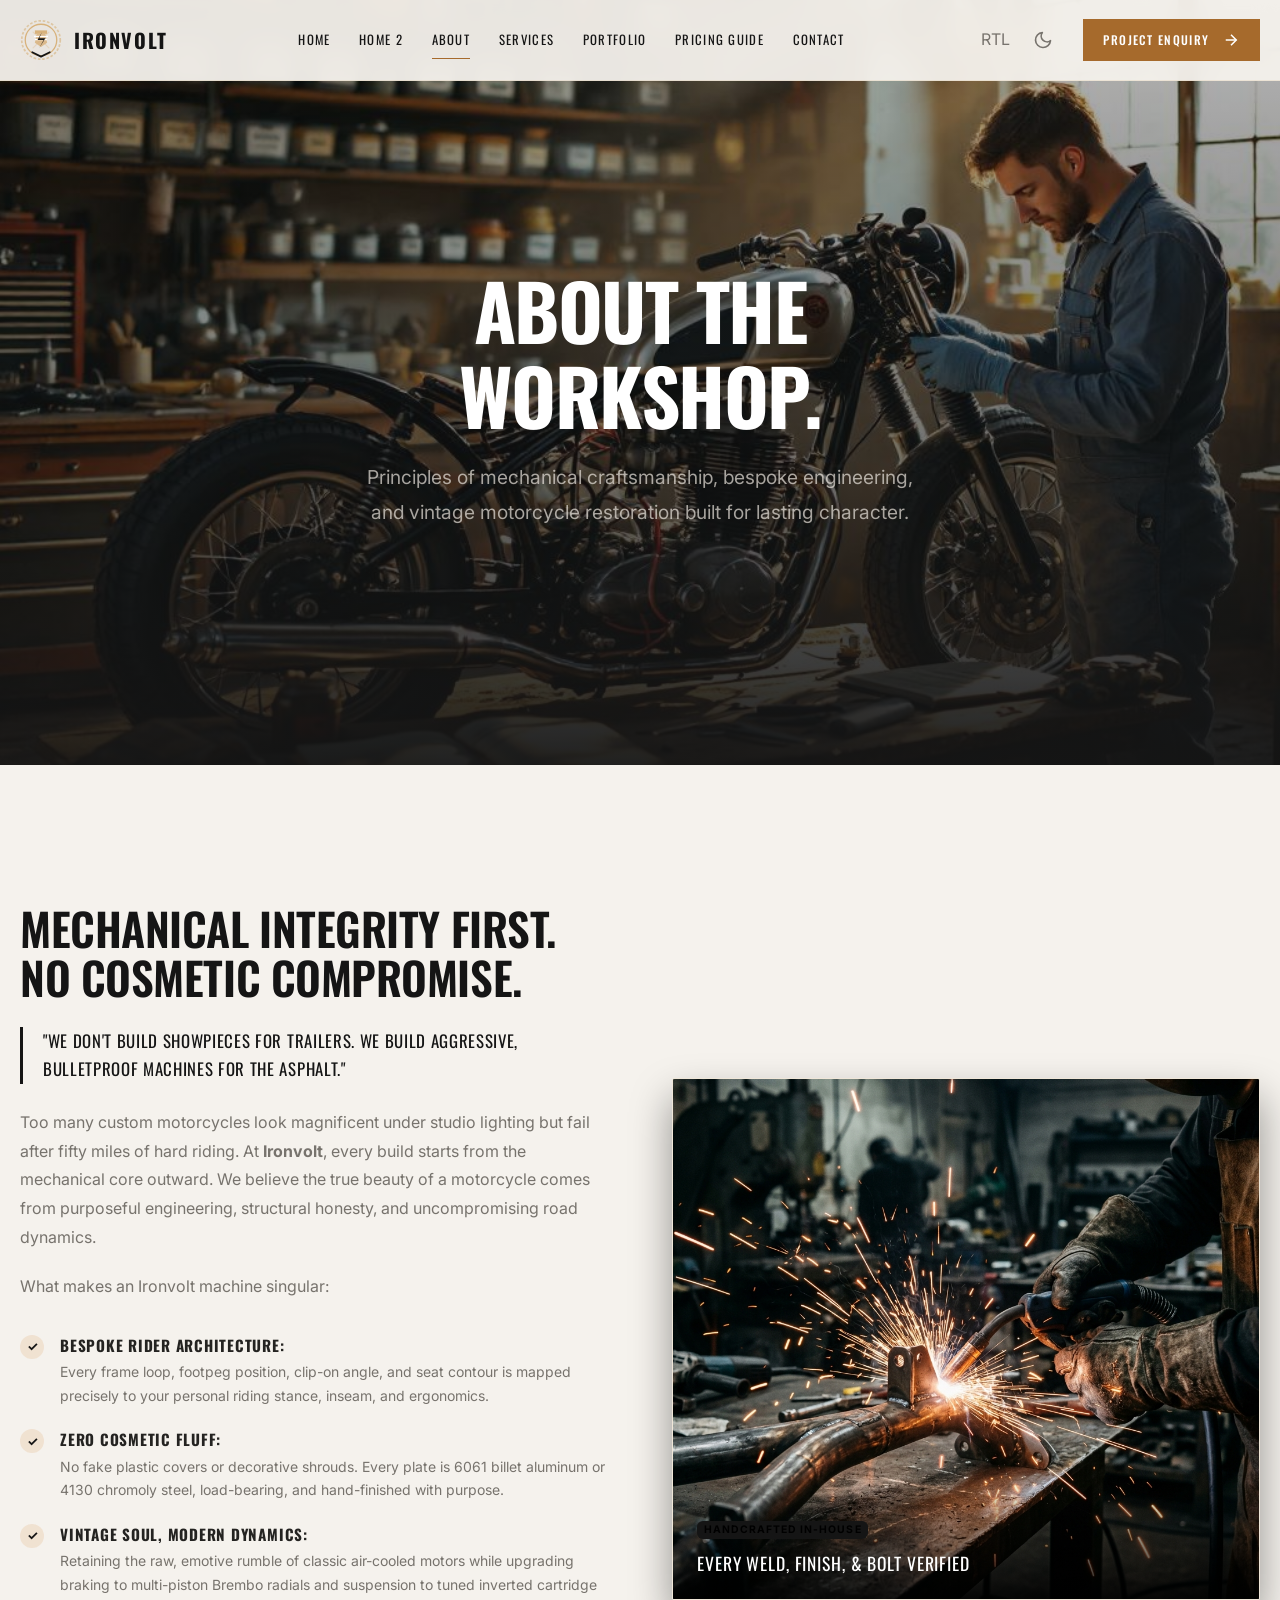
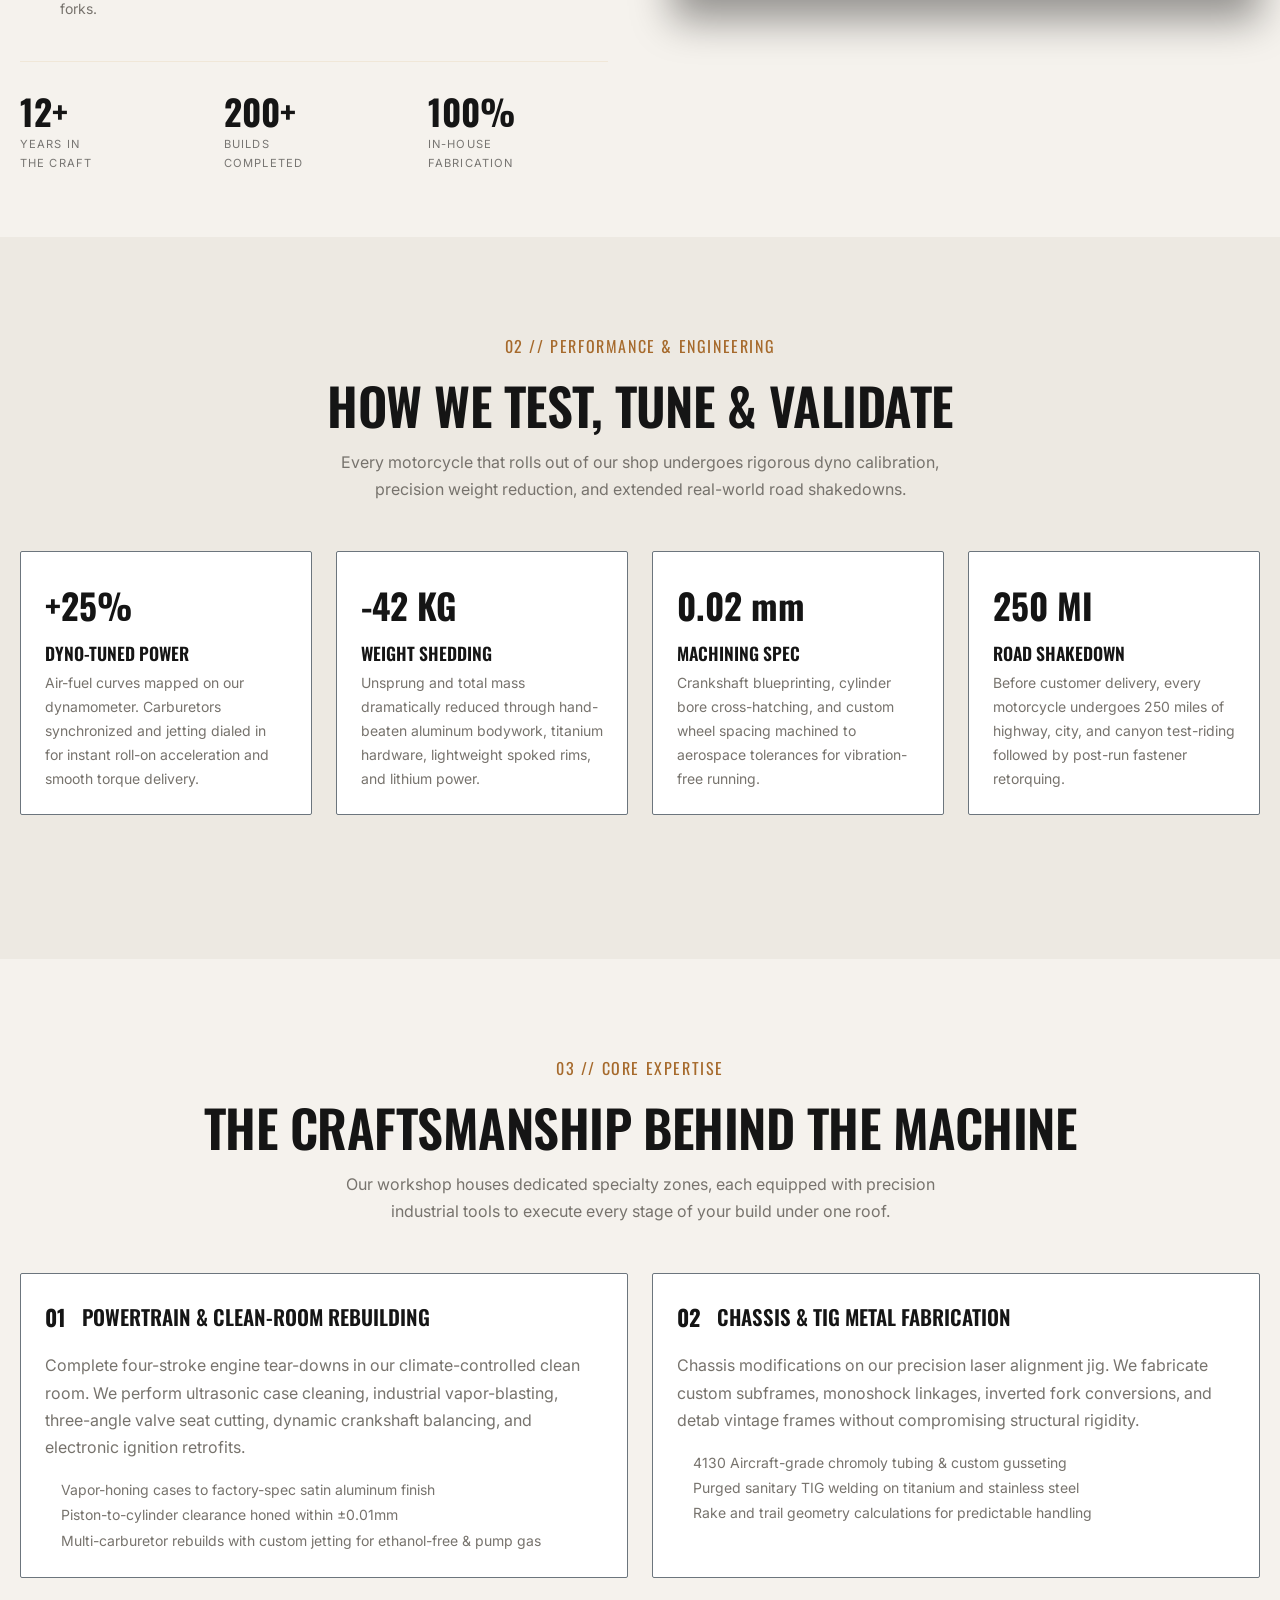
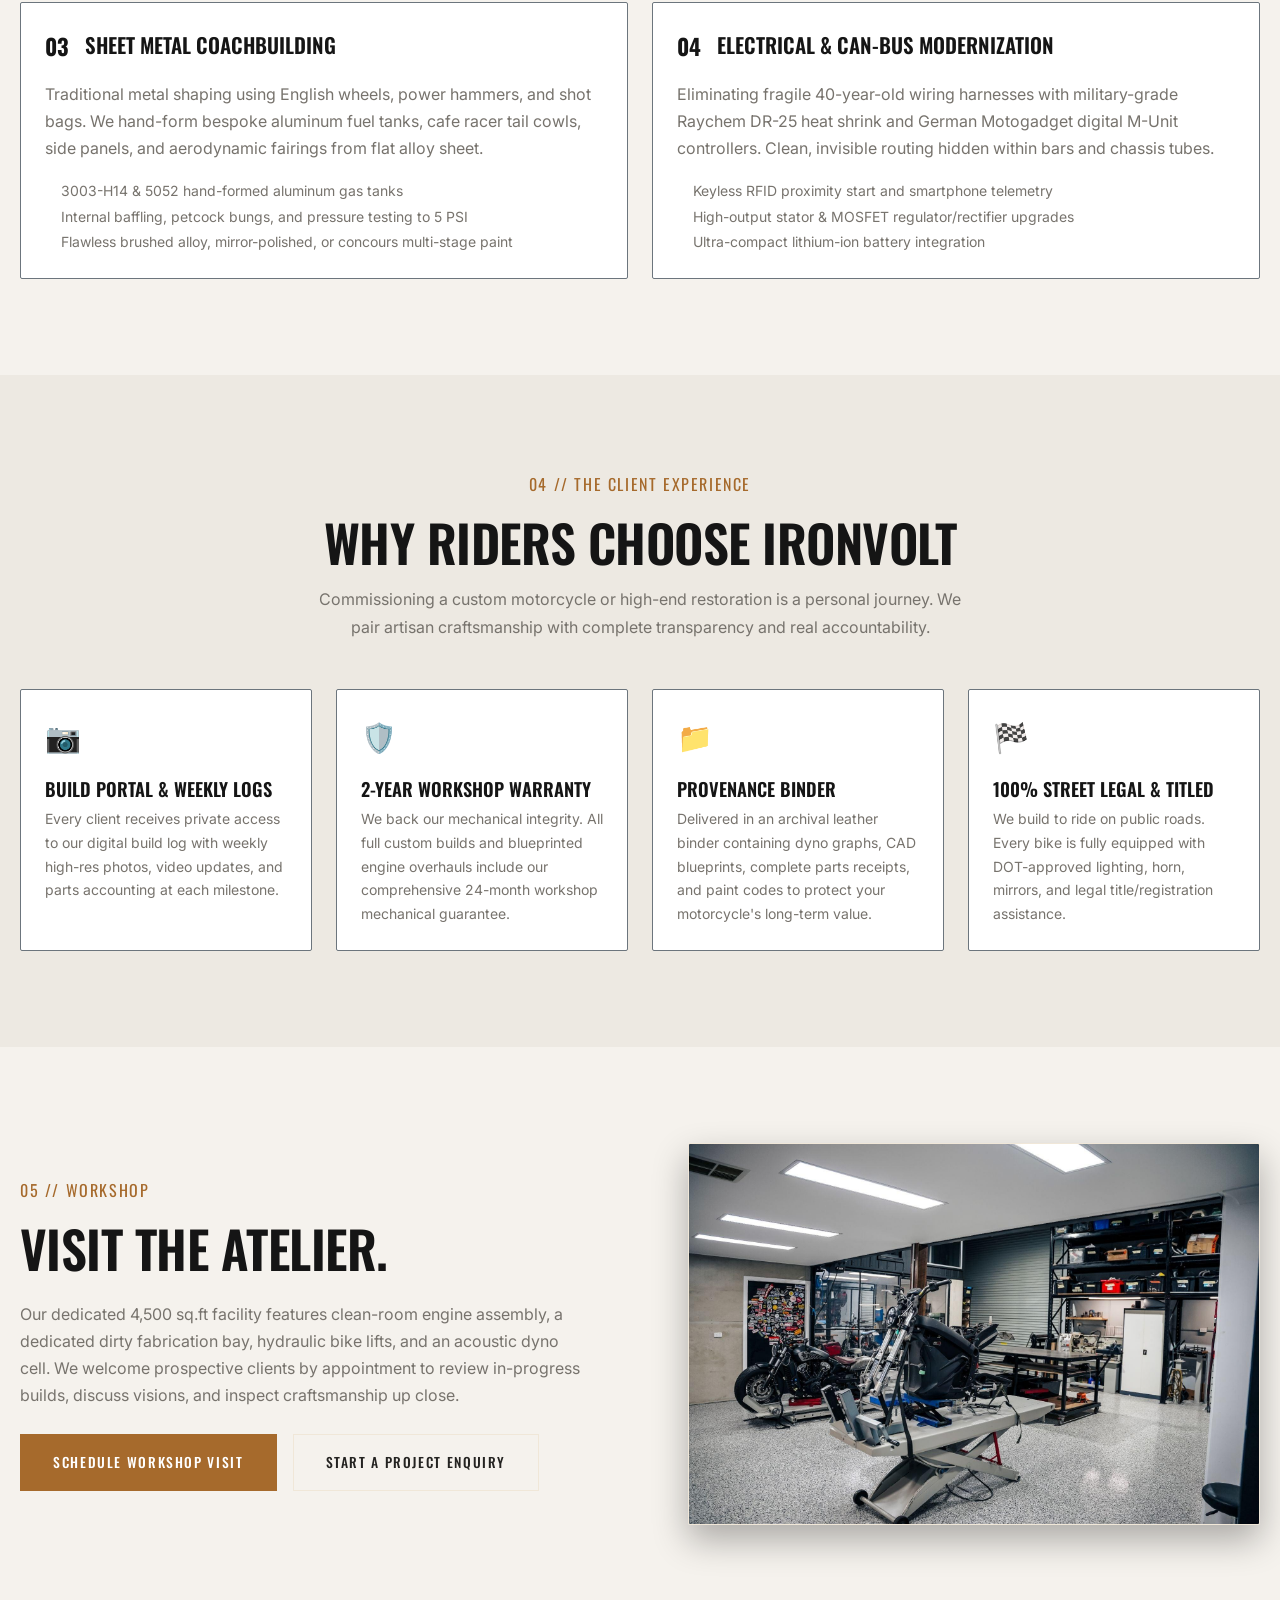
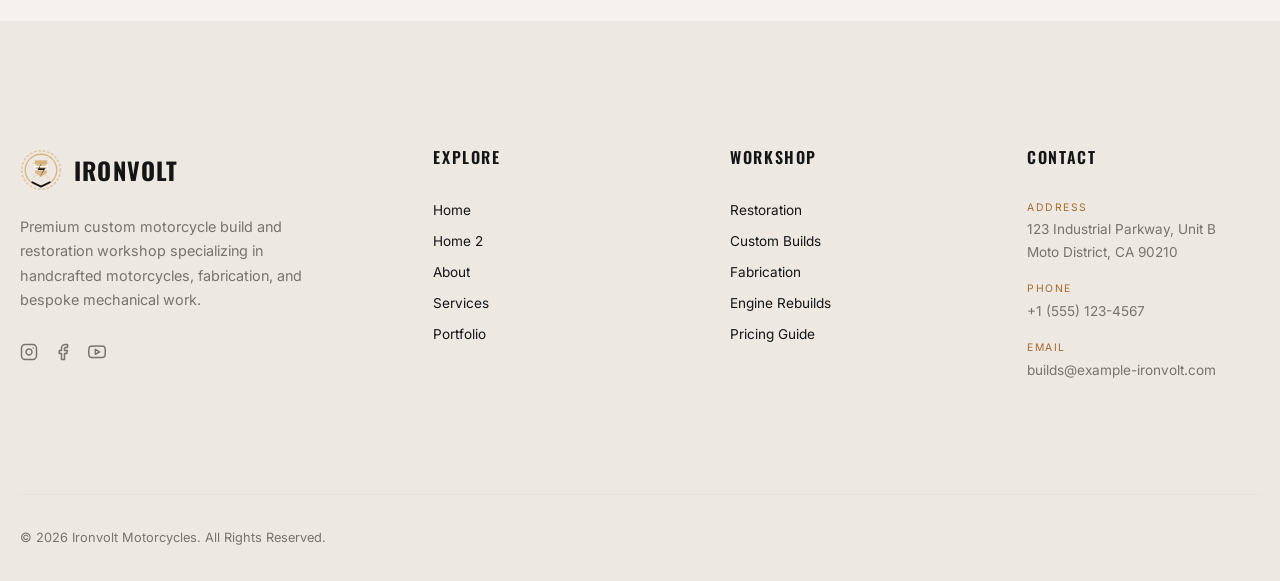
<file: about.html>
<!DOCTYPE html>
<html lang="en" dir="ltr" data-theme="light">

<head>
  <meta charset="UTF-8">
  <meta name="viewport" content="width=device-width, initial-scale=1.0">
  <title>About The Workshop | Ironvolt</title>
  <link rel="icon" type="image/svg+xml" href="favicon.svg">
  <meta name="description"
    content="Learn about the Ironvolt workshop, our principles of mechanical craftsmanship, and our approach to building custom motorcycles.">

  <meta property="og:type" content="website">
  <meta property="og:title" content="About The Workshop | Ironvolt">
  <meta property="og:description"
    content="Learn about the Ironvolt workshop and our principles of mechanical craftsmanship.">
  <meta property="og:image" content="assets/images/workshop.jpg">
  <link rel="canonical" href="https://example-ironvolt.com/pages/about.html">

  <link rel="preconnect" href="https://fonts.googleapis.com">
  <link rel="preconnect" href="https://fonts.gstatic.com" crossorigin>
  <link
    href="https://fonts.googleapis.com/css2?family=Inter:wght@400;500;600&family=Oswald:wght@400;500;600;700&display=swap"
    rel="stylesheet">

  <link href="https://cdn.jsdelivr.net/npm/bootstrap@5.3.0/dist/css/bootstrap.min.css" rel="stylesheet">
  <link rel="stylesheet" href="assets/css/style.css">
</head>

<body>
  <a href="#main-content" class="iv-skip-link">Skip to content</a>

  <!-- ============================================ -->
  <!-- HEADER / NAVBAR                              -->
  <!-- ============================================ -->
  <header class="iv-header">
    <div class="iv-container">
      <div class="iv-header__inner">
        <!-- Logo -->
        <a href="index.html" class="iv-logo" aria-label="Ironvolt Motorcycles - Custom Builds & Restoration">
          <svg class="iv-logo__mark" viewBox="0 0 48 48" fill="none" xmlns="http://www.w3.org/2000/svg" aria-hidden="true">
            <circle cx="24" cy="24" r="22" stroke="currentColor" stroke-width="2" stroke-dasharray="3 2" opacity="0.6"/>
            <circle cx="24" cy="24" r="18" stroke="currentColor" stroke-width="1.5"/>
            <path d="M15 15L33 33M33 15L15 33" stroke="currentColor" stroke-width="1.5" stroke-linecap="round" opacity="0.3"/>
            <path d="M17 13H31V17H17V13Z" fill="currentColor"/>
            <path d="M19 17L17 27L24 32L31 27L29 17H19Z" fill="currentColor" opacity="0.85"/>
            <line x1="16" y1="20" x2="32" y2="20" stroke="var(--bg-card, #141416)" stroke-width="1.5"/>
            <line x1="17" y1="23.5" x2="31" y2="23.5" stroke="var(--bg-card, #141416)" stroke-width="1.5"/>
            <path d="M25 15L20 24H27L22 33L29 22H22L25 15Z" fill="var(--color-primary, #d88935)"/>
            <path d="M14 38L24 43L34 38" stroke="var(--color-primary, #d88935)" stroke-width="2" stroke-linecap="round" stroke-linejoin="round"/>
          </svg>
          <div class="iv-logo__text">
            <span class="iv-logo__name">IRONVOLT</span>
          </div>
        </a>

        <nav class="iv-nav" aria-label="Main Navigation">
          <a href="index.html" class="iv-nav__link">Home</a>
          <a href="home-2.html" class="iv-nav__link">Home 2</a>
          <a href="about.html" class="iv-nav__link active">About</a>
          <a href="services.html" class="iv-nav__link">Services</a>
          <a href="portfolio.html" class="iv-nav__link">Portfolio</a>
          <a href="pricing-guide.html" class="iv-nav__link">Pricing Guide</a>
          <a href="contact.html" class="iv-nav__link">Contact</a>
        </nav>

        <div class="iv-header__actions">
          <button class="iv-header__action-btn js-rtl-toggle" aria-label="Toggle RTL">
            <svg xmlns="http://www.w3.org/2000/svg" width="20" height="20" viewBox="0 0 24 24" fill="none"
              stroke="currentColor" stroke-width="2" stroke-linecap="round" stroke-linejoin="round">
              <path d="M3 12h18" />
              <path d="M3 12l6-6" />
              <path d="M3 12l6 6" />
            </svg>
          </button>
          <button class="iv-header__action-btn js-theme-toggle" aria-label="Toggle Theme"></button>
          <div class="iv-header__cta">
            <a href="enquiry.html" class="iv-btn iv-btn--primary iv-btn--sm ">
              Project Enquiry
              <svg class="iv-arrow" xmlns="http://www.w3.org/2000/svg" viewBox="0 0 24 24" fill="none"
                stroke="currentColor" stroke-width="2">
                <line x1="5" y1="12" x2="19" y2="12"></line>
                <polyline points="12 5 19 12 12 19"></polyline>
              </svg>
            </a>
          </div>
        </div>

        <button class="iv-hamburger" aria-label="Toggle Mobile Menu" aria-expanded="false">
          <span class="iv-hamburger__lines">
            <span class="iv-hamburger__line"></span>
            <span class="iv-hamburger__line"></span>
            <span class="iv-hamburger__line"></span>
          </span>
        </button>
      </div>
    </div>
  </header>

  <!-- Mobile Nav Drawer -->
  <div class="iv-mobile-nav"><button class="iv-mobile-nav__close js-mobile-close" aria-label="Close Menu"><svg
        xmlns="http://www.w3.org/2000/svg" width="32" height="32" viewBox="0 0 24 24" fill="none" stroke="currentColor"
        stroke-width="2" stroke-linecap="round" stroke-linejoin="round">
        <line x1="18" y1="6" x2="6" y2="18"></line>
        <line x1="6" y1="6" x2="18" y2="18"></line>
      </svg></button>
    <a href="index.html" class="iv-mobile-nav__link">Home</a>
    <a href="home-2.html" class="iv-mobile-nav__link">Home 2</a>
    <a href="about.html" class="iv-mobile-nav__link active">About</a>
    <a href="services.html" class="iv-mobile-nav__link">Services</a>
    <a href="portfolio.html" class="iv-mobile-nav__link">Portfolio</a>
    <a href="pricing-guide.html" class="iv-mobile-nav__link">Pricing Guide</a>
    <a href="contact.html" class="iv-mobile-nav__link">Contact</a>

    <div class="iv-mobile-nav__cta">
      <a href="enquiry.html" class="iv-btn iv-btn--primary" style="width: 100%; justify-content: center;">
        Project Enquiry
      </a>
    </div>

    <div class="iv-mobile-nav__controls">
      <button class="iv-mobile-nav__toggle js-theme-toggle">Dark Mode</button>
      <button class="iv-mobile-nav__toggle js-rtl-toggle">RTL Mode</button>
    </div>
  </div>
  <div class="iv-mobile-overlay"></div>

  <main id="main-content">

    <!-- ============================================ -->
    <!-- SECTION 01 — HERO                            -->
    <!-- ============================================ -->
    <section class="iv-hero iv-hero--page">
      <div class="iv-hero__bg">
        <img src="assets/images/abt-hero.jpg" alt="Workshop interior" loading="eager">
      </div>
      <div class="iv-hero__overlay"></div>

      <div class="iv-container">
        <div class="iv-hero__content iv-reveal iv-reveal--left">
          <h1 class="iv-hero__title">ABOUT THE<br>WORKSHOP.</h1>
          <p class="iv-hero__subtitle">Principles of mechanical craftsmanship, bespoke engineering, and vintage motorcycle restoration built for lasting character.</p>
        </div>
      </div>
    </section>

    <!-- ============================================ -->
    <!-- SECTION 02 — THE PHILOSOPHY & UNIQUENESS      -->
    <!-- ============================================ -->
    <section class="iv-section" style="padding-block: var(--space-3xl);">
      <div class="iv-container">

        <!-- Section Label Row -->
        <div class="iv-reveal mb-5" style="display: flex; align-items: center; gap: 1rem;">
          <div class="section-number">01 // WHAT MAKES OUR MOTORCYCLES UNIQUE</div>
          <div style="flex: 1; height: 1px; background: var(--color-primary); opacity: 0.3;"></div>
        </div>

        <div class="iv-unique-grid">

          <!-- LEFT — Text Column -->
          <div class="iv-reveal iv-reveal--left">
            <h2 style="font-size: clamp(2rem, 3.5vw, 2.8rem); line-height: 1.1; margin-bottom: 1.5rem;">
              MECHANICAL INTEGRITY FIRST.<br>NO COSMETIC COMPROMISE.
            </h2>

            <blockquote
              style="border-left: 3px solid var(--color-primary); padding-left: 1.25rem; margin: 0 0 1.5rem; font-family: var(--font-heading); font-size: 1.05rem; letter-spacing: 0.04em; color: var(--color-primary); font-style: normal;">
              "WE DON'T BUILD SHOWPIECES FOR TRAILERS. WE BUILD AGGRESSIVE, BULLETPROOF MACHINES FOR THE ASPHALT."
            </blockquote>

            <p style="margin-bottom: 1.25rem; line-height: 1.8;">
              Too many custom motorcycles look magnificent under studio lighting but fail after fifty miles of hard riding. At <strong>Ironvolt</strong>, every build starts from the mechanical core outward. We believe the true beauty of a motorcycle comes from purposeful engineering, structural honesty, and uncompromising road dynamics.
            </p>
            <p style="margin-bottom: 2rem; line-height: 1.8;">
              What makes an Ironvolt machine singular:
            </p>

            <div style="display: grid; gap: 1.25rem;">
              <div style="display: flex; gap: 1rem; align-items: flex-start;">
                <div style="width: 24px; height: 24px; border-radius: 50%; background: rgba(216, 137, 53, 0.15); color: var(--color-primary); display: flex; align-items: center; justify-content: center; font-weight: 700; font-size: 0.8rem; flex-shrink: 0; margin-top: 2px;">✓</div>
                <div>
                  <strong style="font-family: var(--font-heading); letter-spacing: 0.05em; font-size: 0.95rem; text-transform: uppercase;">Bespoke Rider Architecture:</strong>
                  <p class="small text-muted mb-0">Every frame loop, footpeg position, clip-on angle, and seat contour is mapped precisely to your personal riding stance, inseam, and ergonomics.</p>
                </div>
              </div>
              <div style="display: flex; gap: 1rem; align-items: flex-start;">
                <div style="width: 24px; height: 24px; border-radius: 50%; background: rgba(216, 137, 53, 0.15); color: var(--color-primary); display: flex; align-items: center; justify-content: center; font-weight: 700; font-size: 0.8rem; flex-shrink: 0; margin-top: 2px;">✓</div>
                <div>
                  <strong style="font-family: var(--font-heading); letter-spacing: 0.05em; font-size: 0.95rem; text-transform: uppercase;">Zero Cosmetic Fluff:</strong>
                  <p class="small text-muted mb-0">No fake plastic covers or decorative shrouds. Every plate is 6061 billet aluminum or 4130 chromoly steel, load-bearing, and hand-finished with purpose.</p>
                </div>
              </div>
              <div style="display: flex; gap: 1rem; align-items: flex-start;">
                <div style="width: 24px; height: 24px; border-radius: 50%; background: rgba(216, 137, 53, 0.15); color: var(--color-primary); display: flex; align-items: center; justify-content: center; font-weight: 700; font-size: 0.8rem; flex-shrink: 0; margin-top: 2px;">✓</div>
                <div>
                  <strong style="font-family: var(--font-heading); letter-spacing: 0.05em; font-size: 0.95rem; text-transform: uppercase;">Vintage Soul, Modern Dynamics:</strong>
                  <p class="small text-muted mb-0">Retaining the raw, emotive rumble of classic air-cooled motors while upgrading braking to multi-piston Brembo radials and suspension to tuned inverted cartridge forks.</p>
                </div>
              </div>
            </div>

            <!-- Stats Row -->
            <div class="iv-unique-stats">
              <div>
                <div
                  style="font-family: var(--font-heading); font-size: 2.2rem; font-weight: 700; color: var(--color-primary); line-height: 1;">
                  12+</div>
                <div style="font-size: 0.7rem; letter-spacing: 0.1em; opacity: 0.6; margin-top: 0.4rem; text-transform: uppercase;">YEARS IN<br>THE CRAFT</div>
              </div>
              <div>
                <div
                  style="font-family: var(--font-heading); font-size: 2.2rem; font-weight: 700; color: var(--color-primary); line-height: 1;">
                  200+</div>
                <div style="font-size: 0.7rem; letter-spacing: 0.1em; opacity: 0.6; margin-top: 0.4rem; text-transform: uppercase;">BUILDS<br>COMPLETED</div>
              </div>
              <div>
                <div
                  style="font-family: var(--font-heading); font-size: 2.2rem; font-weight: 700; color: var(--color-primary); line-height: 1;">
                  100%</div>
                <div style="font-size: 0.7rem; letter-spacing: 0.1em; opacity: 0.6; margin-top: 0.4rem; text-transform: uppercase;">IN-HOUSE<br>FABRICATION</div>
              </div>
            </div>
          </div>

          <!-- RIGHT — Image Column -->
          <div class="iv-reveal iv-reveal--right" style="position: relative;">
            <div style="position: relative; overflow: hidden; border-radius: var(--radius-sm); border: 1px solid var(--border-color); box-shadow: 0 20px 40px rgba(0,0,0,0.4);">
              <img src="assets/images/philosophy.jpg" alt="Ironvolt fabrication workshop and artisan motorcycle craft"
                class="iv-unique-img">
              <div style="position: absolute; bottom: 0; left: 0; right: 0; background: linear-gradient(to top, rgba(0,0,0,0.9), transparent); padding: 2rem 1.5rem 1.25rem;">
                <span class="badge" style="background: var(--color-primary); color: #000; font-size: 0.65rem; font-weight: 700; letter-spacing: 0.1em; text-transform: uppercase;">HANDCRAFTED IN-HOUSE</span>
                <div style="color: #fff; font-family: var(--font-heading); font-size: 1.1rem; margin-top: 0.5rem; letter-spacing: 0.05em;">EVERY WELD, FINISH, &amp; BOLT VERIFIED</div>
              </div>
            </div>
          </div>

        </div>
      </div>
    </section>

    <!-- ============================================ -->
    <!-- SECTION 03 — PERFORMANCE STANDARDS           -->
    <!-- ============================================ -->
    <section class="iv-section iv-section--dark">
      <div class="iv-container">
        <div class="text-center mb-5 iv-reveal">
          <div class="section-number mb-3">02 // PERFORMANCE &amp; ENGINEERING</div>
          <h2 class="iv-section-heading--high-contrast">HOW WE TEST, TUNE &amp; VALIDATE</h2>
          <p class="text-muted" style="max-width: 650px; margin: 1rem auto 0;">Every motorcycle that rolls out of our shop undergoes rigorous dyno calibration, precision weight reduction, and extended real-world road shakedowns.</p>
        </div>

        <div class="row g-4 mb-5">
          <div class="col-lg-3 col-md-6 iv-reveal iv-reveal--d1">
            <div class="p-4 border border-secondary h-100 iv-workshop-card" style="background: var(--bg-card); border-radius: var(--radius-sm);">
              <div class="iv-test-stat-num" style="font-family: var(--font-heading); font-size: 2.2rem; font-weight: 700; margin-bottom: 0.5rem;">+25%</div>
              <h4 class="mb-2" style="font-size: 1.1rem;">DYNO-TUNED POWER</h4>
              <p class="text-muted small mb-0">Air-fuel curves mapped on our dynamometer. Carburetors synchronized and jetting dialed in for instant roll-on acceleration and smooth torque delivery.</p>
            </div>
          </div>
          <div class="col-lg-3 col-md-6 iv-reveal iv-reveal--d2">
            <div class="p-4 border border-secondary h-100 iv-workshop-card" style="background: var(--bg-card); border-radius: var(--radius-sm);">
              <div class="iv-test-stat-num" style="font-family: var(--font-heading); font-size: 2.2rem; font-weight: 700; margin-bottom: 0.5rem;">-42 KG</div>
              <h4 class="mb-2" style="font-size: 1.1rem;">WEIGHT SHEDDING</h4>
              <p class="text-muted small mb-0">Unsprung and total mass dramatically reduced through hand-beaten aluminum bodywork, titanium hardware, lightweight spoked rims, and lithium power.</p>
            </div>
          </div>
          <div class="col-lg-3 col-md-6 iv-reveal iv-reveal--d3">
            <div class="p-4 border border-secondary h-100 iv-workshop-card" style="background: var(--bg-card); border-radius: var(--radius-sm);">
              <div class="iv-test-stat-num" style="font-family: var(--font-heading); font-size: 2.2rem; font-weight: 700; margin-bottom: 0.5rem;">0.02 mm</div>
              <h4 class="mb-2" style="font-size: 1.1rem;">MACHINING SPEC</h4>
              <p class="text-muted small mb-0">Crankshaft blueprinting, cylinder bore cross-hatching, and custom wheel spacing machined to aerospace tolerances for vibration-free running.</p>
            </div>
          </div>
          <div class="col-lg-3 col-md-6 iv-reveal iv-reveal--d4">
            <div class="p-4 border border-secondary h-100 iv-workshop-card" style="background: var(--bg-card); border-radius: var(--radius-sm);">
              <div class="iv-test-stat-num" style="font-family: var(--font-heading); font-size: 2.2rem; font-weight: 700; margin-bottom: 0.5rem;">250 MI</div>
              <h4 class="mb-2" style="font-size: 1.1rem;">ROAD SHAKEDOWN</h4>
              <p class="text-muted small mb-0">Before customer delivery, every motorcycle undergoes 250 miles of highway, city, and canyon test-riding followed by post-run fastener retorquing.</p>
            </div>
          </div>
        </div>
      </div>
    </section>

    <!-- ============================================ -->
    <!-- SECTION 04 — CORE WORKSHOP EXPERTISE         -->
    <!-- ============================================ -->
    <section class="iv-section">
      <div class="iv-container">
        <div class="text-center mb-5 iv-reveal">
          <div class="section-number mb-3">03 // CORE EXPERTISE</div>
          <h2>THE CRAFTSMANSHIP BEHIND THE MACHINE</h2>
          <p class="text-muted" style="max-width: 650px; margin: 1rem auto 0;">Our workshop houses dedicated specialty zones, each equipped with precision industrial tools to execute every stage of your build under one roof.</p>
        </div>

        <div class="row g-4">
          <!-- 1. Engine Building -->
          <div class="col-md-6 iv-reveal iv-reveal--left">
            <div class="p-4 border border-secondary h-100 d-flex flex-column" style="background: var(--bg-card); border-radius: var(--radius-sm); border: 1px solid var(--border-color);">
              <div class="d-flex align-items-center gap-3 mb-3">
                <span style="font-family: var(--font-heading); font-size: 1.4rem; font-weight: 700; color: var(--color-primary);">01</span>
                <h3 style="font-size: 1.3rem; margin-bottom: 0;">POWERTRAIN &amp; CLEAN-ROOM REBUILDING</h3>
              </div>
              <p class="text-muted mb-3">Complete four-stroke engine tear-downs in our climate-controlled clean room. We perform ultrasonic case cleaning, industrial vapor-blasting, three-angle valve seat cutting, dynamic crankshaft balancing, and electronic ignition retrofits.</p>
              <ul class="text-muted small ps-3 mb-0" style="line-height: 1.8;">
                <li>Vapor-honing cases to factory-spec satin aluminum finish</li>
                <li>Piston-to-cylinder clearance honed within &plusmn;0.01mm</li>
                <li>Multi-carburetor rebuilds with custom jetting for ethanol-free &amp; pump gas</li>
              </ul>
            </div>
          </div>

          <!-- 2. Chassis Fabrication -->
          <div class="col-md-6 iv-reveal iv-reveal--right">
            <div class="p-4 border border-secondary h-100 d-flex flex-column" style="background: var(--bg-card); border-radius: var(--radius-sm); border: 1px solid var(--border-color);">
              <div class="d-flex align-items-center gap-3 mb-3">
                <span style="font-family: var(--font-heading); font-size: 1.4rem; font-weight: 700; color: var(--color-primary);">02</span>
                <h3 style="font-size: 1.3rem; margin-bottom: 0;">CHASSIS &amp; TIG METAL FABRICATION</h3>
              </div>
              <p class="text-muted mb-3">Chassis modifications on our precision laser alignment jig. We fabricate custom subframes, monoshock linkages, inverted fork conversions, and detab vintage frames without compromising structural rigidity.</p>
              <ul class="text-muted small ps-3 mb-0" style="line-height: 1.8;">
                <li>4130 Aircraft-grade chromoly tubing &amp; custom gusseting</li>
                <li>Purged sanitary TIG welding on titanium and stainless steel</li>
                <li>Rake and trail geometry calculations for predictable handling</li>
              </ul>
            </div>
          </div>

          <!-- 3. Sheet Metal Coachbuilding -->
          <div class="col-md-6 iv-reveal iv-reveal--left">
            <div class="p-4 border border-secondary h-100 d-flex flex-column" style="background: var(--bg-card); border-radius: var(--radius-sm); border: 1px solid var(--border-color);">
              <div class="d-flex align-items-center gap-3 mb-3">
                <span style="font-family: var(--font-heading); font-size: 1.4rem; font-weight: 700; color: var(--color-primary);">03</span>
                <h3 style="font-size: 1.3rem; margin-bottom: 0;">SHEET METAL COACHBUILDING</h3>
              </div>
              <p class="text-muted mb-3">Traditional metal shaping using English wheels, power hammers, and shot bags. We hand-form bespoke aluminum fuel tanks, cafe racer tail cowls, side panels, and aerodynamic fairings from flat alloy sheet.</p>
              <ul class="text-muted small ps-3 mb-0" style="line-height: 1.8;">
                <li>3003-H14 &amp; 5052 hand-formed aluminum gas tanks</li>
                <li>Internal baffling, petcock bungs, and pressure testing to 5 PSI</li>
                <li>Flawless brushed alloy, mirror-polished, or concours multi-stage paint</li>
              </ul>
            </div>
          </div>

          <!-- 4. Electrical Modernization -->
          <div class="col-md-6 iv-reveal iv-reveal--right">
            <div class="p-4 border border-secondary h-100 d-flex flex-column" style="background: var(--bg-card); border-radius: var(--radius-sm); border: 1px solid var(--border-color);">
              <div class="d-flex align-items-center gap-3 mb-3">
                <span style="font-family: var(--font-heading); font-size: 1.4rem; font-weight: 700; color: var(--color-primary);">04</span>
                <h3 style="font-size: 1.3rem; margin-bottom: 0;">ELECTRICAL &amp; CAN-BUS MODERNIZATION</h3>
              </div>
              <p class="text-muted mb-3">Eliminating fragile 40-year-old wiring harnesses with military-grade Raychem DR-25 heat shrink and German Motogadget digital M-Unit controllers. Clean, invisible routing hidden within bars and chassis tubes.</p>
              <ul class="text-muted small ps-3 mb-0" style="line-height: 1.8;">
                <li>Keyless RFID proximity start and smartphone telemetry</li>
                <li>High-output stator &amp; MOSFET regulator/rectifier upgrades</li>
                <li>Ultra-compact lithium-ion battery integration</li>
              </ul>
            </div>
          </div>
        </div>
      </div>
    </section>

    <!-- ============================================ -->
    <!-- SECTION 05 — WHY CHOOSE IRONVOLT             -->
    <!-- ============================================ -->
    <section class="iv-section iv-section--dark">
      <div class="iv-container">
        <div class="text-center mb-5 iv-reveal">
          <div class="section-number mb-3">04 // THE CLIENT EXPERIENCE</div>
          <h2>WHY RIDERS CHOOSE IRONVOLT</h2>
          <p class="text-muted" style="max-width: 650px; margin: 1rem auto 0;">Commissioning a custom motorcycle or high-end restoration is a personal journey. We pair artisan craftsmanship with complete transparency and real accountability.</p>
        </div>

        <div class="row g-4">
          <!-- Pillar 1 -->
          <div class="col-lg-3 col-md-6 iv-reveal iv-reveal--d1">
            <div class="p-4 border border-secondary h-100" style="background: var(--bg-card); border-radius: var(--radius-sm);">
              <div style="font-size: 1.8rem; color: var(--color-primary); margin-bottom: 1rem;">📷</div>
              <h4 class="mb-2" style="font-size: 1.15rem;">BUILD PORTAL &amp; WEEKLY LOGS</h4>
              <p class="text-muted small mb-0">Every client receives private access to our digital build log with weekly high-res photos, video updates, and parts accounting at each milestone.</p>
            </div>
          </div>

          <!-- Pillar 2 -->
          <div class="col-lg-3 col-md-6 iv-reveal iv-reveal--d2">
            <div class="p-4 border border-secondary h-100" style="background: var(--bg-card); border-radius: var(--radius-sm);">
              <div style="font-size: 1.8rem; color: var(--color-primary); margin-bottom: 1rem;">🛡️</div>
              <h4 class="mb-2" style="font-size: 1.15rem;">2-YEAR WORKSHOP WARRANTY</h4>
              <p class="text-muted small mb-0">We back our mechanical integrity. All full custom builds and blueprinted engine overhauls include our comprehensive 24-month workshop mechanical guarantee.</p>
            </div>
          </div>

          <!-- Pillar 3 -->
          <div class="col-lg-3 col-md-6 iv-reveal iv-reveal--d3">
            <div class="p-4 border border-secondary h-100" style="background: var(--bg-card); border-radius: var(--radius-sm);">
              <div style="font-size: 1.8rem; color: var(--color-primary); margin-bottom: 1rem;">📁</div>
              <h4 class="mb-2" style="font-size: 1.15rem;">PROVENANCE BINDER</h4>
              <p class="text-muted small mb-0">Delivered in an archival leather binder containing dyno graphs, CAD blueprints, complete parts receipts, and paint codes to protect your motorcycle's long-term value.</p>
            </div>
          </div>

          <!-- Pillar 4 -->
          <div class="col-lg-3 col-md-6 iv-reveal iv-reveal--d4">
            <div class="p-4 border border-secondary h-100" style="background: var(--bg-card); border-radius: var(--radius-sm);">
              <div style="font-size: 1.8rem; color: var(--color-primary); margin-bottom: 1rem;">🏁</div>
              <h4 class="mb-2" style="font-size: 1.15rem;">100% STREET LEGAL &amp; TITLED</h4>
              <p class="text-muted small mb-0">We build to ride on public roads. Every bike is fully equipped with DOT-approved lighting, horn, mirrors, and legal title/registration assistance.</p>
            </div>
          </div>
        </div>
      </div>
    </section>

    <!-- ============================================ -->
    <!-- SECTION 06 — LOCATION & SHOP VISIT           -->
    <!-- ============================================ -->
    <section class="iv-section">
      <div class="iv-container">
        <div class="iv-split align-items-center">
          <div class="iv-reveal">
            <div class="section-number mb-3">05 // WORKSHOP</div>
            <h2>VISIT THE ATELIER.</h2>
            <p class="mt-4 mb-4">Our dedicated 4,500 sq.ft facility features clean-room engine assembly, a dedicated dirty fabrication bay, hydraulic bike lifts, and an acoustic dyno cell. We welcome prospective clients by appointment to review in-progress builds, discuss visions, and inspect craftsmanship up close.</p>
            <div class="d-flex flex-wrap gap-3">
              <a href="contact.html" class="iv-btn iv-btn--primary">Schedule Workshop Visit</a>
              <a href="enquiry.html" class="iv-btn iv-btn--outline">Start A Project Enquiry</a>
            </div>
          </div>
          <div class="iv-reveal iv-reveal--right">
            <img src="assets/images/garage.jpg" class="img-fluid" alt="Ironvolt garage and motorcycle build lifts" style="border-radius: var(--radius-sm); border: 1px solid var(--border-color); box-shadow: 0 15px 35px rgba(0,0,0,0.3);">
          </div>
        </div>
      </div>
    </section>

  </main>

  <footer class="iv-footer">
    <div class="iv-container">
      <div class="iv-footer__grid">

        <div>
          <a href="index.html" class="iv-logo mb-4" aria-label="Ironvolt Motorcycles - Custom Builds & Restoration"
            style="display: flex; align-items: center; gap: 0.75rem;">
            <svg class="iv-logo__mark" viewBox="0 0 48 48" fill="none" xmlns="http://www.w3.org/2000/svg" aria-hidden="true">
              <circle cx="24" cy="24" r="22" stroke="currentColor" stroke-width="2" stroke-dasharray="3 2" opacity="0.6"/>
              <circle cx="24" cy="24" r="18" stroke="currentColor" stroke-width="1.5"/>
              <path d="M15 15L33 33M33 15L15 33" stroke="currentColor" stroke-width="1.5" stroke-linecap="round" opacity="0.3"/>
              <path d="M17 13H31V17H17V13Z" fill="currentColor"/>
              <path d="M19 17L17 27L24 32L31 27L29 17H19Z" fill="currentColor" opacity="0.85"/>
              <line x1="16" y1="20" x2="32" y2="20" stroke="var(--bg-card, #141416)" stroke-width="1.5"/>
              <line x1="17" y1="23.5" x2="31" y2="23.5" stroke="var(--bg-card, #141416)" stroke-width="1.5"/>
              <path d="M25 15L20 24H27L22 33L29 22H22L25 15Z" fill="var(--color-primary, #d88935)"/>
              <path d="M14 38L24 43L34 38" stroke="var(--color-primary, #d88935)" stroke-width="2" stroke-linecap="round" stroke-linejoin="round"/>
            </svg>
            <div class="iv-logo__text" style="text-align: left;">
              <span class="iv-footer__brand-name"
                style="margin-bottom: 0; line-height: 1; display: block;">IRONVOLT</span>
            </div>
          </a>
          <p class="iv-footer__brand-text">Premium custom motorcycle build and restoration workshop specializing in
            handcrafted motorcycles, fabrication, and bespoke mechanical work.</p>
        
          <div class="iv-footer__social">
          <a href="#" class="iv-footer__social-link" aria-label="Instagram">
            <svg xmlns="http://www.w3.org/2000/svg" viewBox="0 0 24 24" fill="none" stroke="currentColor"
              stroke-width="2" stroke-linecap="round" stroke-linejoin="round">
              <rect x="2" y="2" width="20" height="20" rx="5" ry="5"></rect>
              <path d="M16 11.37A4 4 0 1 1 12.63 8 4 4 0 0 1 16 11.37z"></path>
              <line x1="17.5" y1="6.5" x2="17.51" y2="6.5"></line>
            </svg>
          </a>
          <a href="#" class="iv-footer__social-link" aria-label="Facebook">
            <svg xmlns="http://www.w3.org/2000/svg" viewBox="0 0 24 24" fill="none" stroke="currentColor"
              stroke-width="2" stroke-linecap="round" stroke-linejoin="round">
              <path d="M18 2h-3a5 5 0 0 0-5 5v3H7v4h3v8h4v-8h3l1-4h-4V7a1 1 0 0 1 1-1h3z"></path>
            </svg>
          </a>
          <a href="#" class="iv-footer__social-link" aria-label="YouTube">
            <svg xmlns="http://www.w3.org/2000/svg" viewBox="0 0 24 24" fill="none" stroke="currentColor"
              stroke-width="2" stroke-linecap="round" stroke-linejoin="round">
              <path
                d="M22.54 6.42a2.78 2.78 0 0 0-1.94-2C18.88 4 12 4 12 4s-6.88 0-8.6.46a2.78 2.78 0 0 0-1.94 2A29 29 0 0 0 1 11.75a29 29 0 0 0 .46 5.33A2.78 2.78 0 0 0 3.4 19c1.72.46 8.6.46 8.6.46s6.88 0 8.6-.46a2.78 2.78 0 0 0 1.94-2 29 29 0 0 0 .46-5.25 29 29 0 0 0-.46-5.33z">
              </path>
              <polygon points="9.75 15.02 15.5 11.75 9.75 8.48 9.75 15.02"></polygon>
            </svg>
          </a>
        </div>
</div>

        <div>
          <h4 class="iv-footer__heading">EXPLORE</h4>
          <div class="iv-footer__links">
            <a href="index.html" class="iv-footer__link">Home</a>
            <a href="home-2.html" class="iv-footer__link">Home 2</a>
            <a href="about.html" class="iv-footer__link">About</a>
            <a href="services.html" class="iv-footer__link">Services</a>
            <a href="portfolio.html" class="iv-footer__link">Portfolio</a>
          </div>
        </div>

        <div>
          <h4 class="iv-footer__heading">WORKSHOP</h4>
          <div class="iv-footer__links">
            <a href="services.html#restoration" class="iv-footer__link">Restoration</a>
            <a href="services.html#custom" class="iv-footer__link">Custom Builds</a>
            <a href="services.html#fabrication" class="iv-footer__link">Fabrication</a>
            <a href="services.html#engine" class="iv-footer__link">Engine Rebuilds</a>
            <a href="pricing-guide.html" class="iv-footer__link">Pricing Guide</a>
          </div>
        </div>

        <div>
          <h4 class="iv-footer__heading">CONTACT</h4>
          <div class="iv-footer__contact-item">
            <div class="iv-footer__contact-label">Address</div>
            <div class="iv-footer__contact-value">123 Industrial Parkway, Unit B<br>Moto District, CA 90210</div>
          </div>
          <div class="iv-footer__contact-item">
            <div class="iv-footer__contact-label">Phone</div>
            <div class="iv-footer__contact-value">+1 (555) 123-4567</div>
          </div>
          <div class="iv-footer__contact-item">
            <div class="iv-footer__contact-label">Email</div>
            <div class="iv-footer__contact-value">builds@example-ironvolt.com</div>
          </div>
        </div>

      </div>

      <div class="iv-footer__bottom">
        <div class="iv-footer__copyright">
          &copy; 2026 Ironvolt Motorcycles. All Rights Reserved.
        </div>
        
      </div>
    </div>
  </footer>

  <div class="iv-modal-overlay"></div>
  <div class="iv-modal" id="enquiryModal">
    <div class="iv-modal__header">
      <h2 class="iv-modal__title">START A PROJECT</h2>
      <button class="iv-modal__close">Close</button>
    </div>
  </div>

  <script src="assets/js/main.js"></script>

  <button class='iv-back-to-top' aria-label='Back to top'>
    <svg xmlns='http://www.w3.org/2000/svg' viewBox='0 0 24 24' fill='none' stroke='currentColor' stroke-width='2'>
      <polyline points='18 15 12 9 6 15'></polyline>
    </svg>
  </button>
</body>

</html>
</file>
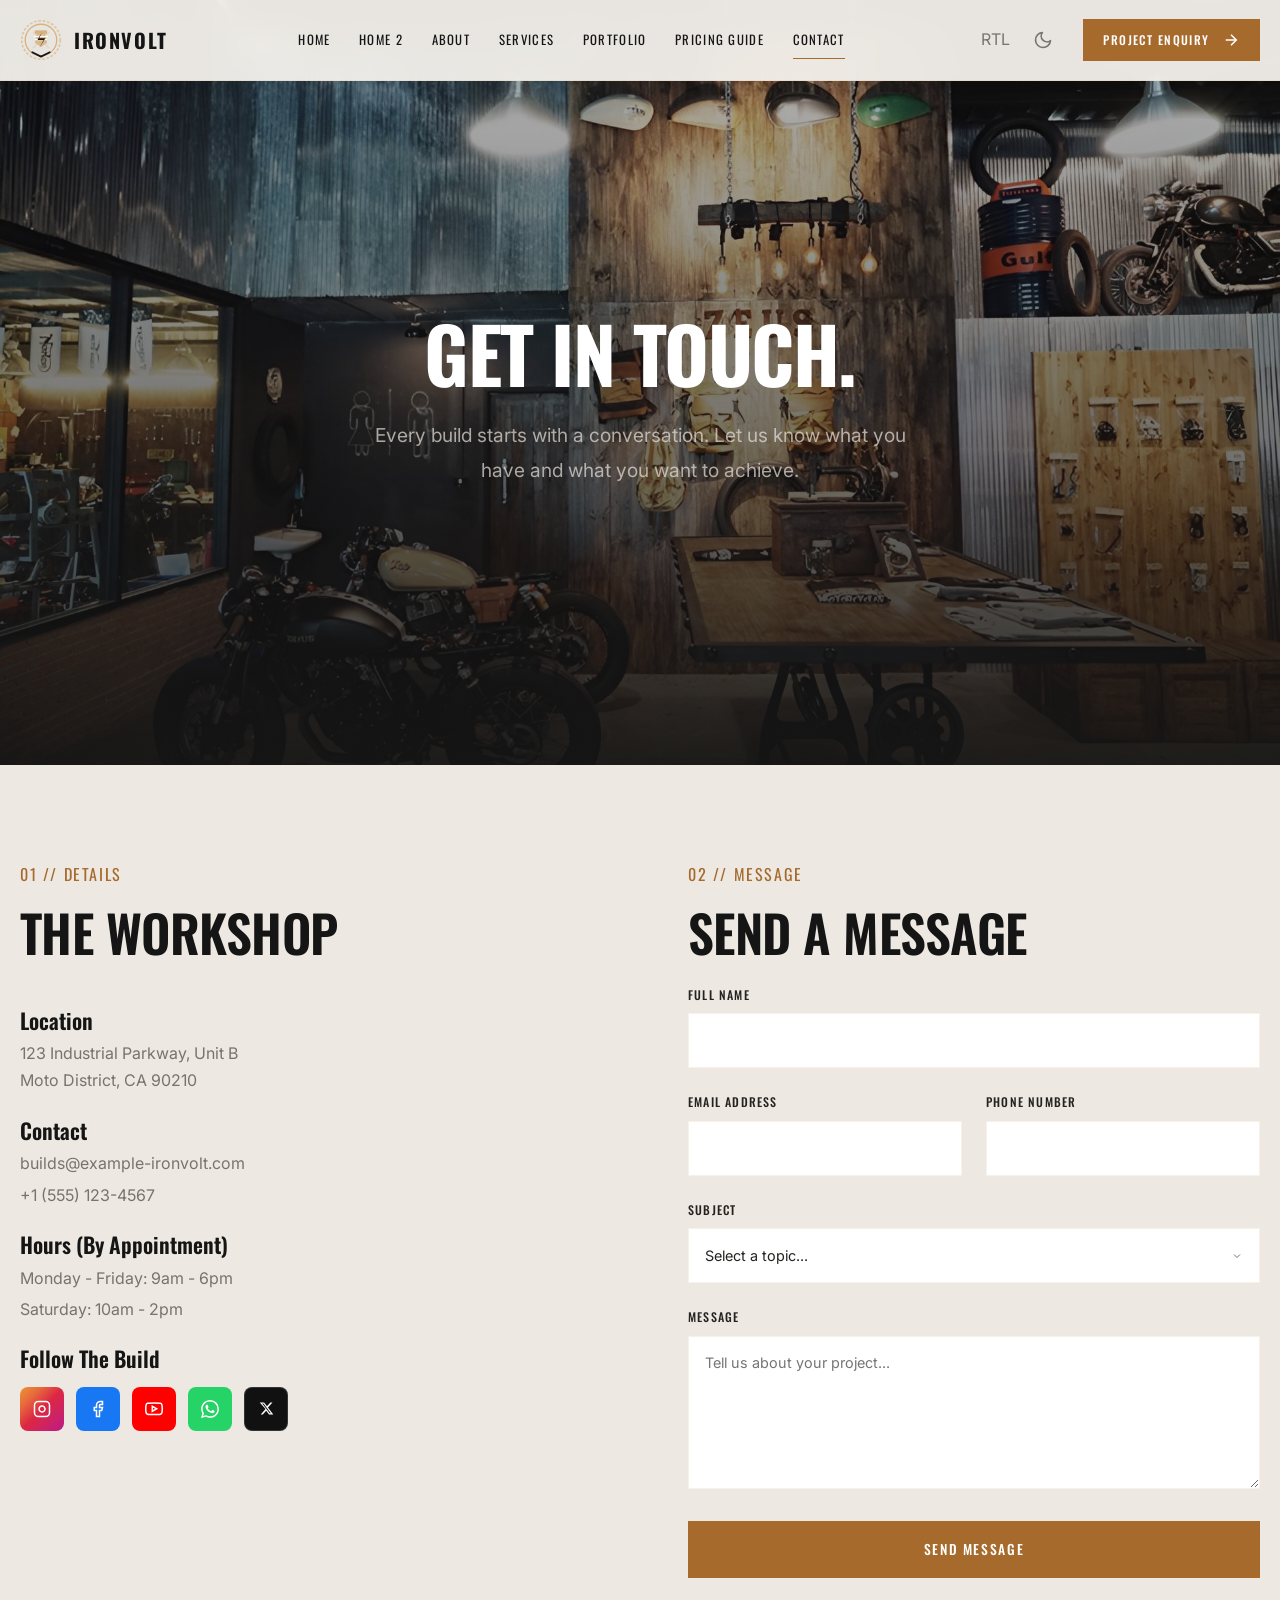
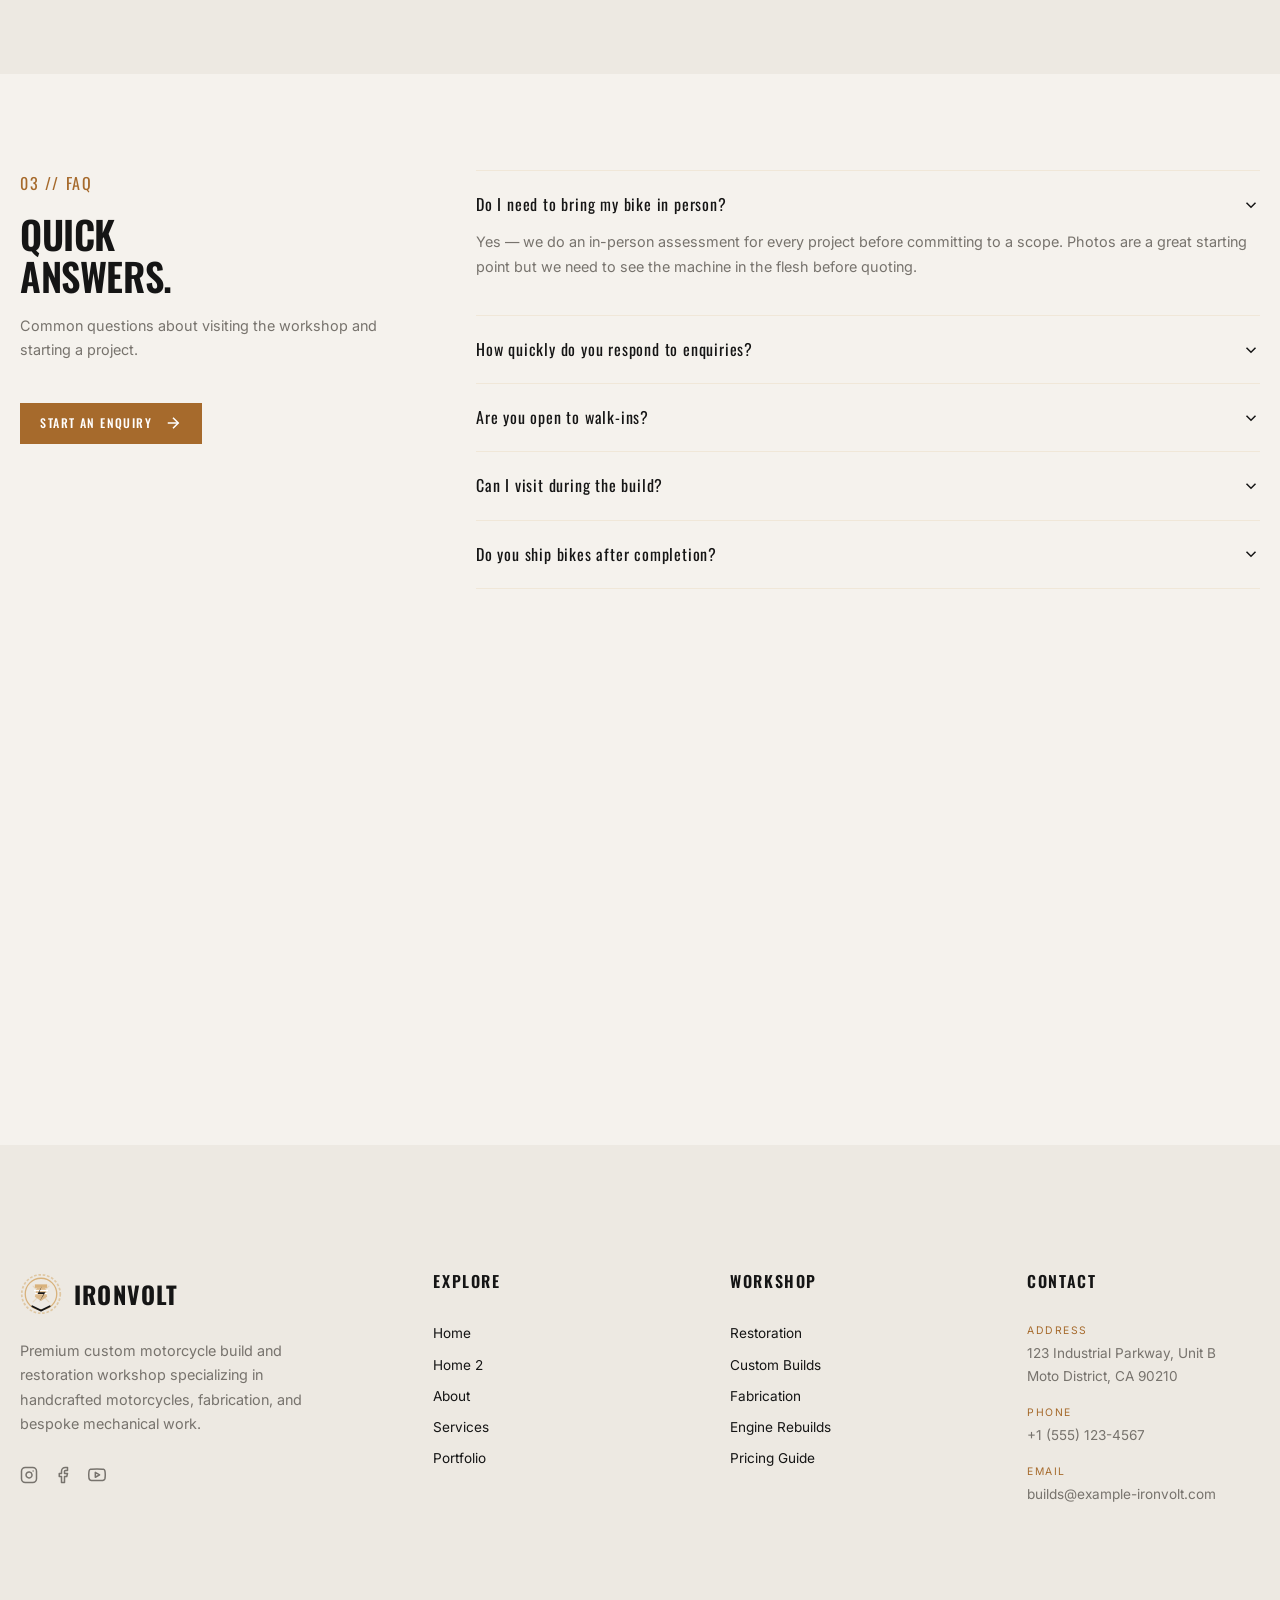
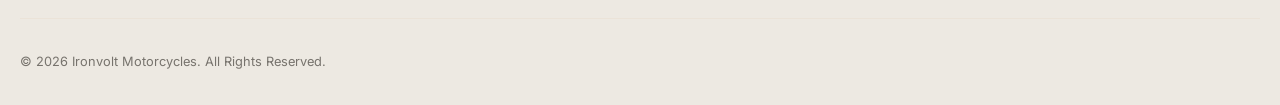
<file: contact.html>
<!DOCTYPE html>
<html lang="en" dir="ltr" data-theme="light">

<head>
  <meta charset="UTF-8">
  <meta name="viewport" content="width=device-width, initial-scale=1.0">
  <title>Contact The Workshop | Ironvolt</title>
  <link rel="icon" type="image/svg+xml" href="favicon.svg">
  <meta name="description"
    content="Contact Ironvolt Motorcycles to discuss your next custom build, restoration project, or fabrication needs.">

  <meta property="og:type" content="website">
  <meta property="og:title" content="Contact The Workshop | Ironvolt">
  <meta property="og:description"
    content="Contact Ironvolt Motorcycles to discuss your next custom build or restoration project.">
  <meta property="og:image" content="assets/images/workshop.jpg">
  <link rel="canonical" href="https://example-ironvolt.com/pages/contact.html">

  <link rel="preconnect" href="https://fonts.googleapis.com">
  <link rel="preconnect" href="https://fonts.gstatic.com" crossorigin>
  <link
    href="https://fonts.googleapis.com/css2?family=Inter:wght@400;500;600&family=Oswald:wght@400;500;600;700&display=swap"
    rel="stylesheet">

  <link href="https://cdn.jsdelivr.net/npm/bootstrap@5.3.0/dist/css/bootstrap.min.css" rel="stylesheet">
  <link rel="stylesheet" href="assets/css/style.css">


  <style>
    /* Contact page Google Map: prevent global iframe rules from collapsing the map. */
    .iv-contact-map {
      display: block;
      width: 100%;
      margin: 0;
      padding: 0;
      line-height: 0;
      overflow: hidden;
    }

    .iv-contact-map__frame {
      position: relative;
      display: block;
      width: 100%;
      height: 460px;
      min-height: 460px;
      overflow: hidden;
    }

    .iv-contact-map__frame iframe {
      position: absolute;
      inset: 0;
      display: block;
      width: 100% !important;
      height: 100% !important;
      min-height: 460px;
      max-width: none;
      border: 0;
    }

    @media (max-width: 576px) {

      .iv-contact-map__frame,
      .iv-contact-map__frame iframe {
        height: 360px;
        min-height: 360px;
      }
    }
  </style>

</head>

<body>
  <a href="#main-content" class="iv-skip-link">Skip to content</a>

  <!-- ============================================ -->
  <!-- HEADER / NAVBAR                              -->
  <!-- ============================================ -->
  <header class="iv-header">
    <div class="iv-container">
      <div class="iv-header__inner">
        <a href="index.html" class="iv-logo" aria-label="Ironvolt Motorcycles - Custom Builds & Restoration">
          <svg class="iv-logo__mark" viewBox="0 0 48 48" fill="none" xmlns="http://www.w3.org/2000/svg"
            aria-hidden="true">
            <circle cx="24" cy="24" r="22" stroke="currentColor" stroke-width="2" stroke-dasharray="3 2"
              opacity="0.6" />
            <circle cx="24" cy="24" r="18" stroke="currentColor" stroke-width="1.5" />
            <path d="M15 15L33 33M33 15L15 33" stroke="currentColor" stroke-width="1.5" stroke-linecap="round"
              opacity="0.3" />
            <path d="M17 13H31V17H17V13Z" fill="currentColor" />
            <path d="M19 17L17 27L24 32L31 27L29 17H19Z" fill="currentColor" opacity="0.85" />
            <line x1="16" y1="20" x2="32" y2="20" stroke="var(--bg-card, #141416)" stroke-width="1.5" />
            <line x1="17" y1="23.5" x2="31" y2="23.5" stroke="var(--bg-card, #141416)" stroke-width="1.5" />
            <path d="M25 15L20 24H27L22 33L29 22H22L25 15Z" fill="var(--color-primary, #d88935)" />
            <path d="M14 38L24 43L34 38" stroke="var(--color-primary, #d88935)" stroke-width="2" stroke-linecap="round"
              stroke-linejoin="round" />
          </svg>
          <div class="iv-logo__text">
            <span class="iv-logo__name">IRONVOLT</span>
          </div>
        </a>

        <nav class="iv-nav" aria-label="Main Navigation">
          <a href="index.html" class="iv-nav__link">Home</a>
          <a href="home-2.html" class="iv-nav__link">Home 2</a>
          <a href="about.html" class="iv-nav__link">About</a>
          <a href="services.html" class="iv-nav__link">Services</a>
          <a href="portfolio.html" class="iv-nav__link">Portfolio</a>
          <a href="pricing-guide.html" class="iv-nav__link">Pricing Guide</a>
          <a href="contact.html" class="iv-nav__link active">Contact</a>
        </nav>

        <div class="iv-header__actions">
          <button class="iv-header__action-btn js-rtl-toggle" aria-label="Toggle RTL">
            <svg xmlns="http://www.w3.org/2000/svg" width="20" height="20" viewBox="0 0 24 24" fill="none"
              stroke="currentColor" stroke-width="2" stroke-linecap="round" stroke-linejoin="round">
              <path d="M3 12h18" />
              <path d="M3 12l6-6" />
              <path d="M3 12l6 6" />
            </svg>
          </button>
          <button class="iv-header__action-btn js-theme-toggle" aria-label="Toggle Theme"></button>
          <div class="iv-header__cta">
            <a href="enquiry.html" class="iv-btn iv-btn--primary iv-btn--sm ">
              Project Enquiry
              <svg class="iv-arrow" xmlns="http://www.w3.org/2000/svg" viewBox="0 0 24 24" fill="none"
                stroke="currentColor" stroke-width="2">
                <line x1="5" y1="12" x2="19" y2="12"></line>
                <polyline points="12 5 19 12 12 19"></polyline>
              </svg>
            </a>
          </div>
        </div>

        <button class="iv-hamburger" aria-label="Toggle Mobile Menu" aria-expanded="false">
          <span class="iv-hamburger__lines">
            <span class="iv-hamburger__line"></span>
            <span class="iv-hamburger__line"></span>
            <span class="iv-hamburger__line"></span>
          </span>
        </button>
      </div>
    </div>
  </header>

  <!-- Mobile Nav Drawer -->
  <div class="iv-mobile-nav"><button class="iv-mobile-nav__close js-mobile-close" aria-label="Close Menu"><svg
        xmlns="http://www.w3.org/2000/svg" width="32" height="32" viewBox="0 0 24 24" fill="none" stroke="currentColor"
        stroke-width="2" stroke-linecap="round" stroke-linejoin="round">
        <line x1="18" y1="6" x2="6" y2="18"></line>
        <line x1="6" y1="6" x2="18" y2="18"></line>
      </svg></button>
    <a href="index.html" class="iv-mobile-nav__link">Home</a>
    <a href="home-2.html" class="iv-mobile-nav__link">Home 2</a>
    <a href="about.html" class="iv-mobile-nav__link">About</a>
    <a href="services.html" class="iv-mobile-nav__link">Services</a>
    <a href="portfolio.html" class="iv-mobile-nav__link">Portfolio</a>
    <a href="pricing-guide.html" class="iv-mobile-nav__link">Pricing Guide</a>
    <a href="contact.html" class="iv-mobile-nav__link active">Contact</a>

    <div class="iv-mobile-nav__cta">
      <a href="enquiry.html" class="iv-btn iv-btn--primary" style="width: 100%; justify-content: center;">
        Project Enquiry
      </a>
    </div>

    <div class="iv-mobile-nav__controls">
      <button class="iv-mobile-nav__toggle js-theme-toggle">Dark Mode</button>
      <button class="iv-mobile-nav__toggle js-rtl-toggle">RTL Mode</button>
    </div>
  </div>
  <div class="iv-mobile-overlay"></div>

  <main id="main-content">

    <!-- ============================================ -->
    <!-- SECTION 01 — HERO                            -->
    <!-- ============================================ -->
    <section class="iv-hero iv-hero--page">
      <div class="iv-hero__bg">
        <img src="assets/images/contact-hero.jpg" alt="Dark workshop interior" loading="eager">
      </div>
      <div class="iv-hero__overlay"></div>

      <div class="iv-container">
        <div class="iv-hero__content iv-reveal iv-reveal--left">

          <h1 class="iv-hero__title">GET IN TOUCH.</h1>
          <p class="iv-hero__subtitle">Every build starts with a conversation. Let us know what you have and what you
            want to achieve.</p>
        </div>
      </div>
    </section>

    <!-- ============================================ -->
    <!-- SECTION 02 — CONTACT INFO & FORM             -->
    <!-- ============================================ -->
    <section class="iv-section iv-section--dark">
      <div class="iv-container">
        <div class="iv-split align-items-start">

          <div class="iv-reveal iv-reveal--left">
            <div class="section-number mb-3">01 // DETAILS</div>
            <h2>THE WORKSHOP</h2>

            <div class="mt-5">
              <h4 class="mb-2">Location</h4>
              <p class="text-muted">123 Industrial Parkway, Unit B<br>Moto District, CA 90210</p>

              <h4 class="mt-4 mb-2">Contact</h4>
              <p class="text-muted mb-1">builds@example-ironvolt.com</p>
              <p class="text-muted">+1 (555) 123-4567</p>

              <h4 class="mt-4 mb-2">Hours (By Appointment)</h4>
              <p class="text-muted mb-1">Monday - Friday: 9am - 6pm</p>
              <p class="text-muted">Saturday: 10am - 2pm</p>

              <!-- Social Icons -->
              <h4 class="mt-4 mb-3">Follow The Build</h4>
              <div style="display: flex; gap: 0.75rem; flex-wrap: wrap;">
                <a href="#" aria-label="Instagram"
                  style="width:44px;height:44px;border-radius:8px;background:linear-gradient(135deg,#f09433,#e6683c,#dc2743,#cc2366,#bc1888);display:flex;align-items:center;justify-content:center;transition:transform 0.2s,opacity 0.2s;"
                  onmouseover="this.style.transform='scale(1.12)'" onmouseout="this.style.transform='scale(1)'">
                  <svg xmlns="http://www.w3.org/2000/svg" width="18" height="18" viewBox="0 0 24 24" fill="none"
                    stroke="white" stroke-width="2">
                    <rect x="2" y="2" width="20" height="20" rx="5" ry="5"></rect>
                    <path d="M16 11.37A4 4 0 1 1 12.63 8 4 4 0 0 1 16 11.37z"></path>
                    <line x1="17.5" y1="6.5" x2="17.51" y2="6.5"></line>
                  </svg>
                </a>
                <a href="#" aria-label="Facebook"
                  style="width:44px;height:44px;border-radius:8px;background:#1877F2;display:flex;align-items:center;justify-content:center;transition:transform 0.2s;"
                  onmouseover="this.style.transform='scale(1.12)'" onmouseout="this.style.transform='scale(1)'">
                  <svg xmlns="http://www.w3.org/2000/svg" width="18" height="18" viewBox="0 0 24 24" fill="none"
                    stroke="white" stroke-width="2">
                    <path d="M18 2h-3a5 5 0 0 0-5 5v3H7v4h3v8h4v-8h3l1-4h-4V7a1 1 0 0 1 1-1h3z"></path>
                  </svg>
                </a>
                <a href="#" aria-label="YouTube"
                  style="width:44px;height:44px;border-radius:8px;background:#FF0000;display:flex;align-items:center;justify-content:center;transition:transform 0.2s;"
                  onmouseover="this.style.transform='scale(1.12)'" onmouseout="this.style.transform='scale(1)'">
                  <svg xmlns="http://www.w3.org/2000/svg" width="18" height="18" viewBox="0 0 24 24" fill="none"
                    stroke="white" stroke-width="2">
                    <path
                      d="M22.54 6.42a2.78 2.78 0 0 0-1.94-2C18.88 4 12 4 12 4s-6.88 0-8.6.46a2.78 2.78 0 0 0-1.94 2A29 29 0 0 0 1 11.75a29 29 0 0 0 .46 5.33A2.78 2.78 0 0 0 3.4 19c1.72.46 8.6.46 8.6.46s6.88 0 8.6-.46a2.78 2.78 0 0 0 1.94-2 29 29 0 0 0 .46-5.25 29 29 0 0 0-.46-5.33z">
                    </path>
                    <polygon points="9.75 15.02 15.5 11.75 9.75 8.48 9.75 15.02"></polygon>
                  </svg>
                </a>
                <a href="#" aria-label="WhatsApp"
                  style="width:44px;height:44px;border-radius:8px;background:#25D366;display:flex;align-items:center;justify-content:center;transition:transform 0.2s;"
                  onmouseover="this.style.transform='scale(1.12)'" onmouseout="this.style.transform='scale(1)'">
                  <svg xmlns="http://www.w3.org/2000/svg" width="18" height="18" viewBox="0 0 24 24" fill="white">
                    <path
                      d="M17.472 14.382c-.297-.149-1.758-.867-2.03-.967-.273-.099-.471-.148-.67.15-.197.297-.767.966-.94 1.164-.173.199-.347.223-.644.075-.297-.15-1.255-.463-2.39-1.475-.883-.788-1.48-1.761-1.653-2.059-.173-.297-.018-.458.13-.606.134-.133.298-.347.446-.52.149-.174.198-.298.298-.497.099-.198.05-.371-.025-.52-.075-.149-.669-1.612-.916-2.207-.242-.579-.487-.5-.669-.51-.173-.008-.371-.01-.57-.01-.198 0-.52.074-.792.372-.272.297-1.04 1.016-1.04 2.479 0 1.462 1.065 2.875 1.213 3.074.149.198 2.096 3.2 5.077 4.487.709.306 1.262.489 1.694.625.712.227 1.36.195 1.871.118.571-.085 1.758-.719 2.006-1.413.248-.694.248-1.289.173-1.413-.074-.124-.272-.198-.57-.347m-5.421 7.403h-.004a9.87 9.87 0 01-5.031-1.378l-.361-.214-3.741.982.998-3.648-.235-.374a9.86 9.86 0 01-1.51-5.26c.001-5.45 4.436-9.884 9.888-9.884 2.64 0 5.122 1.03 6.988 2.898a9.825 9.825 0 012.893 6.994c-.003 5.45-4.437 9.884-9.885 9.884m8.413-18.297A11.815 11.815 0 0012.05 0C5.495 0 .16 5.335.157 11.892c0 2.096.547 4.142 1.588 5.945L.057 24l6.305-1.654a11.882 11.882 0 005.683 1.448h.005c6.554 0 11.89-5.335 11.893-11.893a11.821 11.821 0 00-3.48-8.413z" />
                  </svg>
                </a>
                <a href="#" aria-label="Twitter / X"
                  style="width:44px;height:44px;border-radius:8px;background:#111;border:1px solid rgba(255,255,255,0.15);display:flex;align-items:center;justify-content:center;transition:transform 0.2s;"
                  onmouseover="this.style.transform='scale(1.12)'" onmouseout="this.style.transform='scale(1)'">
                  <svg xmlns="http://www.w3.org/2000/svg" width="15" height="15" viewBox="0 0 24 24" fill="white">
                    <path
                      d="M18.244 2.25h3.308l-7.227 8.26 8.502 11.24H16.17l-4.714-6.231-5.401 6.231H2.744l7.73-8.835L1.254 2.25H8.08l4.713 6.231zm-1.161 17.52h1.833L7.084 4.126H5.117z" />
                  </svg>
                </a>
              </div>

            </div>
          </div>

          <div class="iv-reveal iv-reveal--right">
            <div class="section-number mb-3">02 // MESSAGE</div>
            <h2>SEND A MESSAGE</h2>

            <form class="iv-form iv-form--2col mt-4 js-validate" novalidate>
              <div class="iv-form__group iv-form__group--full">
                <label class="iv-form__label">Full Name</label>
                <input type="text" class="iv-form__input" required>
                <div class="iv-form__error">Name is required</div>
              </div>
              <div class="iv-form__group">
                <label class="iv-form__label">Email Address</label>
                <input type="email" class="iv-form__input" required>
                <div class="iv-form__error">Valid email is required</div>
              </div>
              <div class="iv-form__group">
                <label class="iv-form__label">Phone Number</label>
                <input type="tel" class="iv-form__input">
              </div>
              <div class="iv-form__group iv-form__group--full">
                <label class="iv-form__label">Subject</label>
                <select class="iv-form__select" required>
                  <option value="">Select a topic...</option>
                  <option value="build">Custom Build Enquiry</option>
                  <option value="restoration">Restoration Project</option>
                  <option value="fabrication">Fabrication Service</option>
                  <option value="general">General Question</option>
                </select>
                <div class="iv-form__error">Subject is required</div>
              </div>


              <div class="iv-form__group iv-form__group--full">
                <label class="iv-form__label">Message</label>
                <textarea class="iv-form__textarea" placeholder="Tell us about your project..." rows="5"
                  required></textarea>
                <div class="iv-form__error">Message is required</div>
              </div>
              <div class="iv-form__group iv-form__group--full mt-2">
                <button type="submit" class="iv-btn iv-btn--primary">Send Message</button>
              </div>
            </form>
          </div>

        </div>
      </div>
    </section>

    <!-- ============================================ -->
    <!-- SECTION 03 — FAQ                             -->
    <!-- ============================================ -->
    <section class="iv-section">
      <div class="iv-container">
        <div class="iv-faq-layout-grid"
          style="display: grid; grid-template-columns: 1fr 2fr; gap: 4rem; align-items: start;">
          <div class="iv-reveal">
            <div class="section-number mb-3">03 // FAQ</div>
            <h2 style="font-size: clamp(1.5rem, 3vw, 2.5rem);">QUICK<br>ANSWERS.</h2>
            <p class="mt-3" style="font-size:0.9rem;">Common questions about visiting the workshop and starting a
              project.</p>
            <a href="enquiry.html" class="iv-btn iv-btn--primary iv-btn--sm mt-4"
              style="display:inline-flex;margin-top:1.5rem;">
              Start An Enquiry
              <svg class="iv-arrow" xmlns="http://www.w3.org/2000/svg" viewBox="0 0 24 24" fill="none"
                stroke="currentColor" stroke-width="2">
                <line x1="5" y1="12" x2="19" y2="12"></line>
                <polyline points="12 5 19 12 12 19"></polyline>
              </svg>
            </a>
          </div>
          <div class="iv-reveal iv-reveal--right">
            <details style="border-top: 1px solid var(--border-color); padding: 1.25rem 0;" open>
              <summary
                style="font-family:var(--font-heading);font-size:1rem;letter-spacing:0.05em;cursor:pointer;list-style:none;display:flex;justify-content:space-between;align-items:center;color:var(--text-heading);">
                Do I need to bring my bike in person?
                <svg xmlns="http://www.w3.org/2000/svg" width="18" height="18" viewBox="0 0 24 24" fill="none"
                  stroke="currentColor" stroke-width="2" style="flex-shrink:0;">
                  <polyline points="6 9 12 15 18 9"></polyline>
                </svg>
              </summary>
              <p style="margin-top:0.75rem;font-size:0.9rem;color:var(--text-secondary);max-width:100%;">Yes — we do an
                in-person assessment for every project before committing to a scope. Photos are a great starting point
                but we need to see the machine in the flesh before quoting.</p>
            </details>
            <details style="border-top: 1px solid var(--border-color); padding: 1.25rem 0;">
              <summary
                style="font-family:var(--font-heading);font-size:1rem;letter-spacing:0.05em;cursor:pointer;list-style:none;display:flex;justify-content:space-between;align-items:center;color:var(--text-heading);">
                How quickly do you respond to enquiries?
                <svg xmlns="http://www.w3.org/2000/svg" width="18" height="18" viewBox="0 0 24 24" fill="none"
                  stroke="currentColor" stroke-width="2" style="flex-shrink:0;">
                  <polyline points="6 9 12 15 18 9"></polyline>
                </svg>
              </summary>
              <p style="margin-top:0.75rem;font-size:0.9rem;color:var(--text-secondary);max-width:100%;">We aim to
                respond to all enquiries within 48 hours. For urgent matters, call us directly during workshop hours.
              </p>
            </details>
            <details style="border-top: 1px solid var(--border-color); padding: 1.25rem 0;">
              <summary
                style="font-family:var(--font-heading);font-size:1rem;letter-spacing:0.05em;cursor:pointer;list-style:none;display:flex;justify-content:space-between;align-items:center;color:var(--text-heading);">
                Are you open to walk-ins?
                <svg xmlns="http://www.w3.org/2000/svg" width="18" height="18" viewBox="0 0 24 24" fill="none"
                  stroke="currentColor" stroke-width="2" style="flex-shrink:0;">
                  <polyline points="6 9 12 15 18 9"></polyline>
                </svg>
              </summary>
              <p style="margin-top:0.75rem;font-size:0.9rem;color:var(--text-secondary);max-width:100%;">The workshop
                operates by appointment only. This ensures each client gets full attention from the team when they
                visit. Book via the enquiry form or phone.</p>
            </details>
            <details style="border-top: 1px solid var(--border-color); padding: 1.25rem 0;">
              <summary
                style="font-family:var(--font-heading);font-size:1rem;letter-spacing:0.05em;cursor:pointer;list-style:none;display:flex;justify-content:space-between;align-items:center;color:var(--text-heading);">
                Can I visit during the build?
                <svg xmlns="http://www.w3.org/2000/svg" width="18" height="18" viewBox="0 0 24 24" fill="none"
                  stroke="currentColor" stroke-width="2" style="flex-shrink:0;">
                  <polyline points="6 9 12 15 18 9"></polyline>
                </svg>
              </summary>
              <p style="margin-top:0.75rem;font-size:0.9rem;color:var(--text-secondary);max-width:100%;">Absolutely. We
                schedule milestone check-ins at key stages so you can see progress in person. Regular photo updates are
                also sent throughout.</p>
            </details>
            <details
              style="border-top: 1px solid var(--border-color); border-bottom: 1px solid var(--border-color); padding: 1.25rem 0;">
              <summary
                style="font-family:var(--font-heading);font-size:1rem;letter-spacing:0.05em;cursor:pointer;list-style:none;display:flex;justify-content:space-between;align-items:center;color:var(--text-heading);">
                Do you ship bikes after completion?
                <svg xmlns="http://www.w3.org/2000/svg" width="18" height="18" viewBox="0 0 24 24" fill="none"
                  stroke="currentColor" stroke-width="2" style="flex-shrink:0;">
                  <polyline points="6 9 12 15 18 9"></polyline>
                </svg>
              </summary>
              <p style="margin-top:0.75rem;font-size:0.9rem;color:var(--text-secondary);max-width:100%;">We can arrange
                enclosed transport for completed builds anywhere in the continental US. International shipping can be
                organized on request with a specialist freight partner.</p>
            </details>
          </div>
        </div>
      </div>
    </section>

    <!-- ============================================ -->
    <!-- SECTION 04 — GOOGLE MAP                      -->
    <!-- ============================================ -->
    <section class="iv-contact-map" aria-label="Workshop map">
      <div class="iv-contact-map__frame">
        <iframe src="https://www.google.com/maps?q=Los%20Angeles%2C%20CA&z=13&output=embed"
          title="Ironvolt Motorcycles Location" width="100%" height="460"
          style="border:0;display:block;width:100%;height:100%;min-height:460px;filter:grayscale(25%) contrast(1.05);"
          loading="lazy" referrerpolicy="no-referrer-when-downgrade" allowfullscreen>
        </iframe>
      </div>
    </section>

  </main>

  <footer class="iv-footer">
    <div class="iv-container">
      <div class="iv-footer__grid">

        <div>
          <a href="index.html" class="iv-logo mb-4" aria-label="Ironvolt Motorcycles - Custom Builds & Restoration"
            style="display: flex; align-items: center; gap: 0.75rem;">
            <svg class="iv-logo__mark" viewBox="0 0 48 48" fill="none" xmlns="http://www.w3.org/2000/svg"
              aria-hidden="true">
              <circle cx="24" cy="24" r="22" stroke="currentColor" stroke-width="2" stroke-dasharray="3 2"
                opacity="0.6" />
              <circle cx="24" cy="24" r="18" stroke="currentColor" stroke-width="1.5" />
              <path d="M15 15L33 33M33 15L15 33" stroke="currentColor" stroke-width="1.5" stroke-linecap="round"
                opacity="0.3" />
              <path d="M17 13H31V17H17V13Z" fill="currentColor" />
              <path d="M19 17L17 27L24 32L31 27L29 17H19Z" fill="currentColor" opacity="0.85" />
              <line x1="16" y1="20" x2="32" y2="20" stroke="var(--bg-card, #141416)" stroke-width="1.5" />
              <line x1="17" y1="23.5" x2="31" y2="23.5" stroke="var(--bg-card, #141416)" stroke-width="1.5" />
              <path d="M25 15L20 24H27L22 33L29 22H22L25 15Z" fill="var(--color-primary, #d88935)" />
              <path d="M14 38L24 43L34 38" stroke="var(--color-primary, #d88935)" stroke-width="2"
                stroke-linecap="round" stroke-linejoin="round" />
            </svg>
            <div class="iv-logo__text" style="text-align: left;">
              <span class="iv-footer__brand-name"
                style="margin-bottom: 0; line-height: 1; display: block;">IRONVOLT</span>
            </div>
          </a>
          <p class="iv-footer__brand-text">Premium custom motorcycle build and restoration workshop specializing in
            handcrafted motorcycles, fabrication, and bespoke mechanical work.</p>

          <div class="iv-footer__social">
            <a href="#" class="iv-footer__social-link" aria-label="Instagram">
              <svg xmlns="http://www.w3.org/2000/svg" viewBox="0 0 24 24" fill="none" stroke="currentColor"
                stroke-width="2" stroke-linecap="round" stroke-linejoin="round">
                <rect x="2" y="2" width="20" height="20" rx="5" ry="5"></rect>
                <path d="M16 11.37A4 4 0 1 1 12.63 8 4 4 0 0 1 16 11.37z"></path>
                <line x1="17.5" y1="6.5" x2="17.51" y2="6.5"></line>
              </svg>
            </a>
            <a href="#" class="iv-footer__social-link" aria-label="Facebook">
              <svg xmlns="http://www.w3.org/2000/svg" viewBox="0 0 24 24" fill="none" stroke="currentColor"
                stroke-width="2" stroke-linecap="round" stroke-linejoin="round">
                <path d="M18 2h-3a5 5 0 0 0-5 5v3H7v4h3v8h4v-8h3l1-4h-4V7a1 1 0 0 1 1-1h3z"></path>
              </svg>
            </a>
            <a href="#" class="iv-footer__social-link" aria-label="YouTube">
              <svg xmlns="http://www.w3.org/2000/svg" viewBox="0 0 24 24" fill="none" stroke="currentColor"
                stroke-width="2" stroke-linecap="round" stroke-linejoin="round">
                <path
                  d="M22.54 6.42a2.78 2.78 0 0 0-1.94-2C18.88 4 12 4 12 4s-6.88 0-8.6.46a2.78 2.78 0 0 0-1.94 2A29 29 0 0 0 1 11.75a29 29 0 0 0 .46 5.33A2.78 2.78 0 0 0 3.4 19c1.72.46 8.6.46 8.6.46s6.88 0 8.6-.46a2.78 2.78 0 0 0 1.94-2 29 29 0 0 0 .46-5.25 29 29 0 0 0-.46-5.33z">
                </path>
                <polygon points="9.75 15.02 15.5 11.75 9.75 8.48 9.75 15.02"></polygon>
              </svg>
            </a>
          </div>
        </div>

        <div>
          <h4 class="iv-footer__heading">EXPLORE</h4>
          <div class="iv-footer__links">
            <a href="index.html" class="iv-footer__link">Home</a>
            <a href="home-2.html" class="iv-footer__link">Home 2</a>
            <a href="about.html" class="iv-footer__link">About</a>
            <a href="services.html" class="iv-footer__link">Services</a>
            <a href="portfolio.html" class="iv-footer__link">Portfolio</a>
          </div>
        </div>

        <div>
          <h4 class="iv-footer__heading">WORKSHOP</h4>
          <div class="iv-footer__links">
            <a href="services.html#restoration" class="iv-footer__link">Restoration</a>
            <a href="services.html#custom" class="iv-footer__link">Custom Builds</a>
            <a href="services.html#fabrication" class="iv-footer__link">Fabrication</a>
            <a href="services.html#engine" class="iv-footer__link">Engine Rebuilds</a>
            <a href="pricing-guide.html" class="iv-footer__link">Pricing Guide</a>
          </div>
        </div>

        <div>
          <h4 class="iv-footer__heading">CONTACT</h4>
          <div class="iv-footer__contact-item">
            <div class="iv-footer__contact-label">Address</div>
            <div class="iv-footer__contact-value">123 Industrial Parkway, Unit B<br>Moto District, CA 90210</div>
          </div>
          <div class="iv-footer__contact-item">
            <div class="iv-footer__contact-label">Phone</div>
            <div class="iv-footer__contact-value">+1 (555) 123-4567</div>
          </div>
          <div class="iv-footer__contact-item">
            <div class="iv-footer__contact-label">Email</div>
            <div class="iv-footer__contact-value">builds@example-ironvolt.com</div>
          </div>
        </div>

      </div>

      <div class="iv-footer__bottom">
        <div class="iv-footer__copyright">
          &copy; 2026 Ironvolt Motorcycles. All Rights Reserved.
        </div>

      </div>
    </div>
  </footer>

  <div class="iv-modal-overlay"></div>
  <div class="iv-modal" id="enquiryModal">
    <div class="iv-modal__header">
      <h2 class="iv-modal__title">START A PROJECT</h2>
      <button class="iv-modal__close">Close</button>
    </div>
  </div>

  <script src="assets/js/main.js"></script>

  <button class='iv-back-to-top' aria-label='Back to top'>
    <svg xmlns='http://www.w3.org/2000/svg' viewBox='0 0 24 24' fill='none' stroke='currentColor' stroke-width='2'>
      <polyline points='18 15 12 9 6 15'></polyline>
    </svg>
  </button>
</body>

</html>
</file>
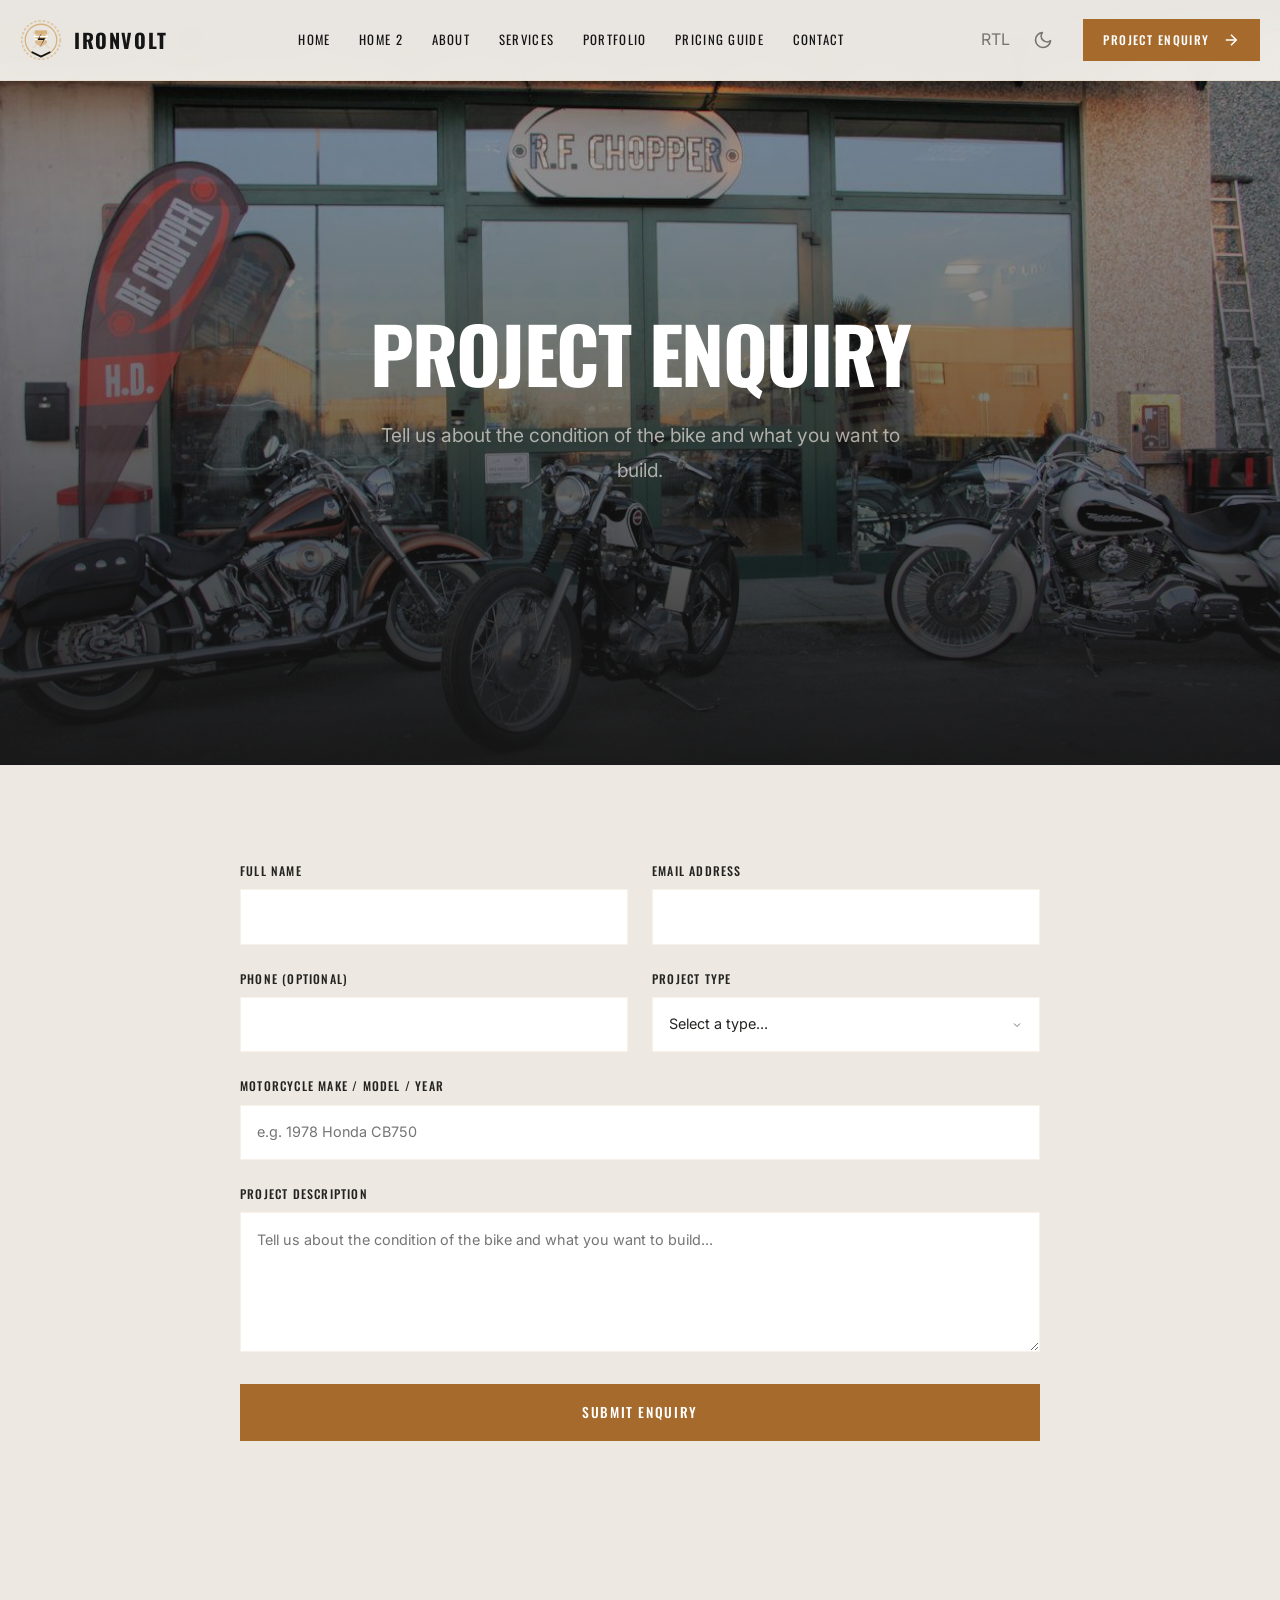
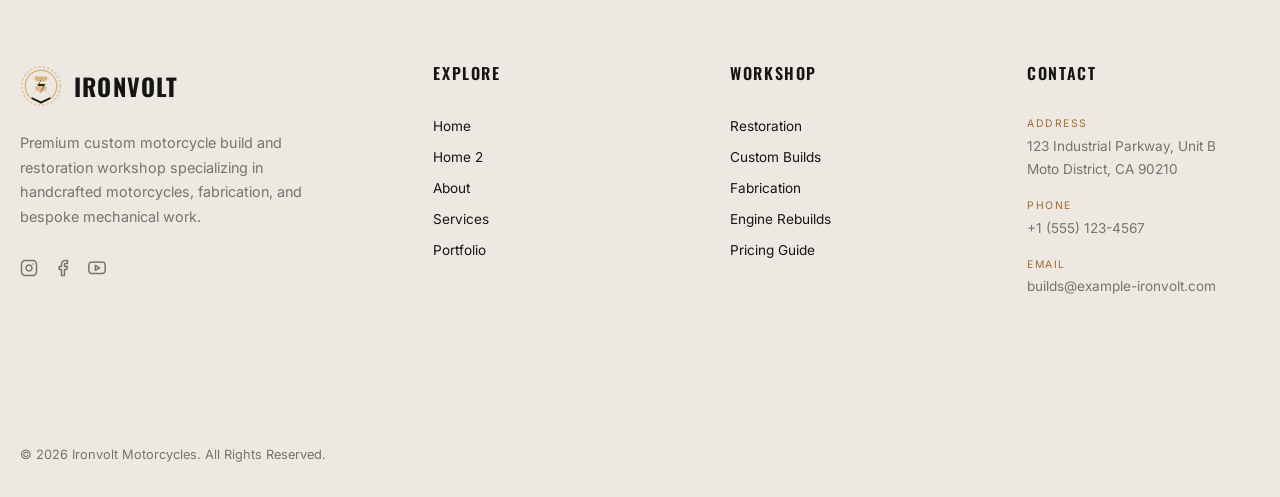
<file: enquiry.html>
<!DOCTYPE html>
<html lang="en" dir="ltr" data-theme="light">

<head>
  <meta charset="UTF-8">
  <meta name="viewport" content="width=device-width, initial-scale=1.0">
  <title>Project Enquiry | Ironvolt</title>
  <meta name="description" content="Start a project with Ironvolt Motorcycles.">
  <link rel="icon" type="image/svg+xml" href="favicon.svg">
  <link rel="canonical" href="https://example-ironvolt.com/enquiry.html">

  <link rel="preconnect" href="https://fonts.googleapis.com">
  <link rel="preconnect" href="https://fonts.gstatic.com" crossorigin>
  <link
    href="https://fonts.googleapis.com/css2?family=Inter:wght@400;500;600&family=Oswald:wght@400;500;600;700&display=swap"
    rel="stylesheet">

  <link href="https://cdn.jsdelivr.net/npm/bootstrap@5.3.0/dist/css/bootstrap.min.css" rel="stylesheet">
  <link rel="stylesheet" href="assets/css/style.css">
</head>

<body>
  <a href="#main-content" class="iv-skip-link">Skip to content</a>

  <header class="iv-header">
    <div class="iv-container">
      <div class="iv-header__inner">
        <a href="index.html" class="iv-logo" aria-label="Ironvolt Motorcycles - Custom Builds & Restoration">
          <svg class="iv-logo__mark" viewBox="0 0 48 48" fill="none" xmlns="http://www.w3.org/2000/svg" aria-hidden="true">
            <circle cx="24" cy="24" r="22" stroke="currentColor" stroke-width="2" stroke-dasharray="3 2" opacity="0.6"/>
            <circle cx="24" cy="24" r="18" stroke="currentColor" stroke-width="1.5"/>
            <path d="M15 15L33 33M33 15L15 33" stroke="currentColor" stroke-width="1.5" stroke-linecap="round" opacity="0.3"/>
            <path d="M17 13H31V17H17V13Z" fill="currentColor"/>
            <path d="M19 17L17 27L24 32L31 27L29 17H19Z" fill="currentColor" opacity="0.85"/>
            <line x1="16" y1="20" x2="32" y2="20" stroke="var(--bg-card, #141416)" stroke-width="1.5"/>
            <line x1="17" y1="23.5" x2="31" y2="23.5" stroke="var(--bg-card, #141416)" stroke-width="1.5"/>
            <path d="M25 15L20 24H27L22 33L29 22H22L25 15Z" fill="var(--color-primary, #d88935)"/>
            <path d="M14 38L24 43L34 38" stroke="var(--color-primary, #d88935)" stroke-width="2" stroke-linecap="round" stroke-linejoin="round"/>
          </svg>
          <div class="iv-logo__text">
            <span class="iv-logo__name">IRONVOLT</span>
          </div>
        </a>

        <nav class="iv-nav" aria-label="Main Navigation">
          <a href="index.html" class="iv-nav__link">Home</a>
          <a href="home-2.html" class="iv-nav__link">Home 2</a>
          <a href="about.html" class="iv-nav__link">About</a>
          <a href="services.html" class="iv-nav__link">Services</a>
          <a href="portfolio.html" class="iv-nav__link">Portfolio</a>
          <a href="pricing-guide.html" class="iv-nav__link">Pricing Guide</a>
          <a href="contact.html" class="iv-nav__link">Contact</a>
        </nav>

        <div class="iv-header__actions">
          <button class="iv-header__action-btn js-rtl-toggle" aria-label="Toggle RTL">
            <svg xmlns="http://www.w3.org/2000/svg" width="20" height="20" viewBox="0 0 24 24" fill="none"
              stroke="currentColor" stroke-width="2" stroke-linecap="round" stroke-linejoin="round">
              <path d="M3 12h18" />
              <path d="M3 12l6-6" />
              <path d="M3 12l6 6" />
            </svg>
          </button>
          <button class="iv-header__action-btn js-theme-toggle" aria-label="Toggle Theme"></button>
          <div class="iv-header__cta">
            <a href="enquiry.html" class="iv-btn iv-btn--primary iv-btn--sm">
              Project Enquiry
              <svg class="iv-arrow" xmlns="http://www.w3.org/2000/svg" viewBox="0 0 24 24" fill="none"
                stroke="currentColor" stroke-width="2">
                <line x1="5" y1="12" x2="19" y2="12"></line>
                <polyline points="12 5 19 12 12 19"></polyline>
              </svg>
            </a>
          </div>
        </div>

        <button class="iv-hamburger" aria-label="Toggle Mobile Menu" aria-expanded="false">
          <span class="iv-hamburger__lines">
            <span class="iv-hamburger__line"></span>
            <span class="iv-hamburger__line"></span>
            <span class="iv-hamburger__line"></span>
          </span>
        </button>
      </div>
    </div>
  </header>

  <div class="iv-mobile-nav"><button class="iv-mobile-nav__close js-mobile-close" aria-label="Close Menu"><svg
        xmlns="http://www.w3.org/2000/svg" width="32" height="32" viewBox="0 0 24 24" fill="none" stroke="currentColor"
        stroke-width="2" stroke-linecap="round" stroke-linejoin="round">
        <line x1="18" y1="6" x2="6" y2="18"></line>
        <line x1="6" y1="6" x2="18" y2="18"></line>
      </svg></button>
    <a href="index.html" class="iv-mobile-nav__link">Home</a>
    <a href="home-2.html" class="iv-mobile-nav__link">Home 2</a>
    <a href="about.html" class="iv-mobile-nav__link">About</a>
    <a href="services.html" class="iv-mobile-nav__link">Services</a>
    <a href="portfolio.html" class="iv-mobile-nav__link">Portfolio</a>
    <a href="pricing-guide.html" class="iv-mobile-nav__link">Pricing Guide</a>
    <a href="contact.html" class="iv-mobile-nav__link">Contact</a>

    <div class="iv-mobile-nav__cta">
      <a href="enquiry.html" class="iv-btn iv-btn--primary" style="width: 100%; justify-content: center;">
        Project Enquiry
      </a>
    </div>

    <div class="iv-mobile-nav__controls">
      <button class="iv-mobile-nav__toggle js-theme-toggle">Dark Mode</button>
      <button class="iv-mobile-nav__toggle js-rtl-toggle">RTL Mode</button>
    </div>
  </div>
  <div class="iv-mobile-overlay"></div>

  <main id="main-content">
    <section class="iv-hero iv-hero--page">
      <div class="iv-hero__bg">
        <img src="assets/images/enquiry-hero.jpg" alt="Workshop overview" loading="eager">
      </div>
      <div class="iv-hero__overlay"></div>

      <div class="iv-container">
        <div class="iv-hero__content iv-reveal iv-reveal--left">
          <h1 class="iv-hero__title">PROJECT ENQUIRY</h1>
          <p class="iv-hero__subtitle">Tell us about the condition of the bike and what you want to build.</p>
        </div>
      </div>
    </section>

    <section class="iv-section iv-section--dark">
      <div class="iv-container" style="max-width: 800px;">
        <div class="iv-reveal">

          <form class="iv-form iv-form--2col js-validate" novalidate>
            <div class="iv-form__group">
              <label class="iv-form__label" for="eqName">Full Name</label>
              <input type="text" id="eqName" class="iv-form__input" required>
              <div class="iv-form__error">Name is required</div>
            </div>
            <div class="iv-form__group">
              <label class="iv-form__label" for="eqEmail">Email Address</label>
              <input type="email" id="eqEmail" class="iv-form__input" required>
              <div class="iv-form__error">Valid email is required</div>
            </div>
            <div class="iv-form__group">
              <label class="iv-form__label" for="eqPhone">Phone (Optional)</label>
              <input type="tel" id="eqPhone" class="iv-form__input">
            </div>
            <div class="iv-form__group">
              <label class="iv-form__label" for="eqType">Project Type</label>
              <select id="eqType" class="iv-form__select" required>
                <option value="">Select a type...</option>
                <option value="restoration">Restoration</option>
                <option value="custom">Custom Build</option>
                <option value="fabrication">Fabrication</option>
                <option value="engine">Engine Rebuild</option>
                <option value="other">Other</option>
              </select>
              <div class="iv-form__error">Project type is required</div>
            </div>
            <div class="iv-form__group iv-form__group--full">
              <label class="iv-form__label" for="eqBike">Motorcycle Make / Model / Year</label>
              <input type="text" id="eqBike" class="iv-form__input" placeholder="e.g. 1978 Honda CB750" required>
              <div class="iv-form__error">Motorcycle details are required</div>
            </div>
            <div class="iv-form__group iv-form__group--full">
              <label class="iv-form__label" for="eqMessage">Project Description</label>
              <textarea id="eqMessage" class="iv-form__textarea"
                placeholder="Tell us about the condition of the bike and what you want to build..." required></textarea>
              <div class="iv-form__error">Message is required</div>
            </div>
            <div class="iv-form__group iv-form__group--full mt-2">
              <button type="submit" class="iv-btn iv-btn--primary" style="width: 100%; justify-content: center;">
                Submit Enquiry
              </button>
            </div>
          </form>

        </div>
      </div>
    </section>
  </main>

  <footer class="iv-footer">
    <div class="iv-container">
      <div class="iv-footer__grid">

        <div>
          <a href="index.html" class="iv-logo mb-4" aria-label="Ironvolt Motorcycles - Custom Builds & Restoration"
            style="display: flex; align-items: center; gap: 0.75rem;">
            <svg class="iv-logo__mark" viewBox="0 0 48 48" fill="none" xmlns="http://www.w3.org/2000/svg" aria-hidden="true">
              <circle cx="24" cy="24" r="22" stroke="currentColor" stroke-width="2" stroke-dasharray="3 2" opacity="0.6"/>
              <circle cx="24" cy="24" r="18" stroke="currentColor" stroke-width="1.5"/>
              <path d="M15 15L33 33M33 15L15 33" stroke="currentColor" stroke-width="1.5" stroke-linecap="round" opacity="0.3"/>
              <path d="M17 13H31V17H17V13Z" fill="currentColor"/>
              <path d="M19 17L17 27L24 32L31 27L29 17H19Z" fill="currentColor" opacity="0.85"/>
              <line x1="16" y1="20" x2="32" y2="20" stroke="var(--bg-card, #141416)" stroke-width="1.5"/>
              <line x1="17" y1="23.5" x2="31" y2="23.5" stroke="var(--bg-card, #141416)" stroke-width="1.5"/>
              <path d="M25 15L20 24H27L22 33L29 22H22L25 15Z" fill="var(--color-primary, #d88935)"/>
              <path d="M14 38L24 43L34 38" stroke="var(--color-primary, #d88935)" stroke-width="2" stroke-linecap="round" stroke-linejoin="round"/>
            </svg>
            <div class="iv-logo__text" style="text-align: left;">
              <span class="iv-footer__brand-name"
                style="margin-bottom: 0; line-height: 1; display: block;">IRONVOLT</span>
            </div>
          </a>
          <p class="iv-footer__brand-text">Premium custom motorcycle build and restoration workshop specializing in
            handcrafted motorcycles, fabrication, and bespoke mechanical work.</p>
        
          <div class="iv-footer__social">
          <a href="#" class="iv-footer__social-link" aria-label="Instagram">
            <svg xmlns="http://www.w3.org/2000/svg" viewBox="0 0 24 24" fill="none" stroke="currentColor"
              stroke-width="2" stroke-linecap="round" stroke-linejoin="round">
              <rect x="2" y="2" width="20" height="20" rx="5" ry="5"></rect>
              <path d="M16 11.37A4 4 0 1 1 12.63 8 4 4 0 0 1 16 11.37z"></path>
              <line x1="17.5" y1="6.5" x2="17.51" y2="6.5"></line>
            </svg>
          </a>
          <a href="#" class="iv-footer__social-link" aria-label="Facebook">
            <svg xmlns="http://www.w3.org/2000/svg" viewBox="0 0 24 24" fill="none" stroke="currentColor"
              stroke-width="2" stroke-linecap="round" stroke-linejoin="round">
              <path d="M18 2h-3a5 5 0 0 0-5 5v3H7v4h3v8h4v-8h3l1-4h-4V7a1 1 0 0 1 1-1h3z"></path>
            </svg>
          </a>
          <a href="#" class="iv-footer__social-link" aria-label="YouTube">
            <svg xmlns="http://www.w3.org/2000/svg" viewBox="0 0 24 24" fill="none" stroke="currentColor"
              stroke-width="2" stroke-linecap="round" stroke-linejoin="round">
              <path
                d="M22.54 6.42a2.78 2.78 0 0 0-1.94-2C18.88 4 12 4 12 4s-6.88 0-8.6.46a2.78 2.78 0 0 0-1.94 2A29 29 0 0 0 1 11.75a29 29 0 0 0 .46 5.33A2.78 2.78 0 0 0 3.4 19c1.72.46 8.6.46 8.6.46s6.88 0 8.6-.46a2.78 2.78 0 0 0 1.94-2 29 29 0 0 0 .46-5.25 29 29 0 0 0-.46-5.33z">
              </path>
              <polygon points="9.75 15.02 15.5 11.75 9.75 8.48 9.75 15.02"></polygon>
            </svg>
          </a>
        </div>
</div>

        <div>
          <h4 class="iv-footer__heading">EXPLORE</h4>
          <div class="iv-footer__links">
            <a href="index.html" class="iv-footer__link">Home</a>
            <a href="home-2.html" class="iv-footer__link">Home 2</a>
            <a href="about.html" class="iv-footer__link">About</a>
            <a href="services.html" class="iv-footer__link">Services</a>
            <a href="portfolio.html" class="iv-footer__link">Portfolio</a>
          </div>
        </div>

        <div>
          <h4 class="iv-footer__heading">WORKSHOP</h4>
          <div class="iv-footer__links">
            <a href="services.html#restoration" class="iv-footer__link">Restoration</a>
            <a href="services.html#custom" class="iv-footer__link">Custom Builds</a>
            <a href="services.html#fabrication" class="iv-footer__link">Fabrication</a>
            <a href="services.html#engine" class="iv-footer__link">Engine Rebuilds</a>
            <a href="pricing-guide.html" class="iv-footer__link">Pricing Guide</a>
          </div>
        </div>

        <div>
          <h4 class="iv-footer__heading">CONTACT</h4>
          <div class="iv-footer__contact-item">
            <div class="iv-footer__contact-label">Address</div>
            <div class="iv-footer__contact-value">123 Industrial Parkway, Unit B<br>Moto District, CA 90210</div>
          </div>
          <div class="iv-footer__contact-item">
            <div class="iv-footer__contact-label">Phone</div>
            <div class="iv-footer__contact-value">+1 (555) 123-4567</div>
          </div>
          <div class="iv-footer__contact-item">
            <div class="iv-footer__contact-label">Email</div>
            <div class="iv-footer__contact-value">builds@example-ironvolt.com</div>
          </div>
        </div>

      </div>

      <div class="iv-footer__bottom">
        <div class="iv-footer__copyright">
          &copy; 2026 Ironvolt Motorcycles. All Rights Reserved.
        </div>
        
      </div>
    </div>
  </footer>

  <button class="iv-back-to-top" aria-label="Back to top">
    <svg xmlns="http://www.w3.org/2000/svg" viewBox="0 0 24 24" fill="none" stroke="currentColor" stroke-width="2">
      <polyline points="18 15 12 9 6 15"></polyline>
    </svg>
  </button>

  <script src="assets/js/main.js"></script>
</body>

</html>
</file>
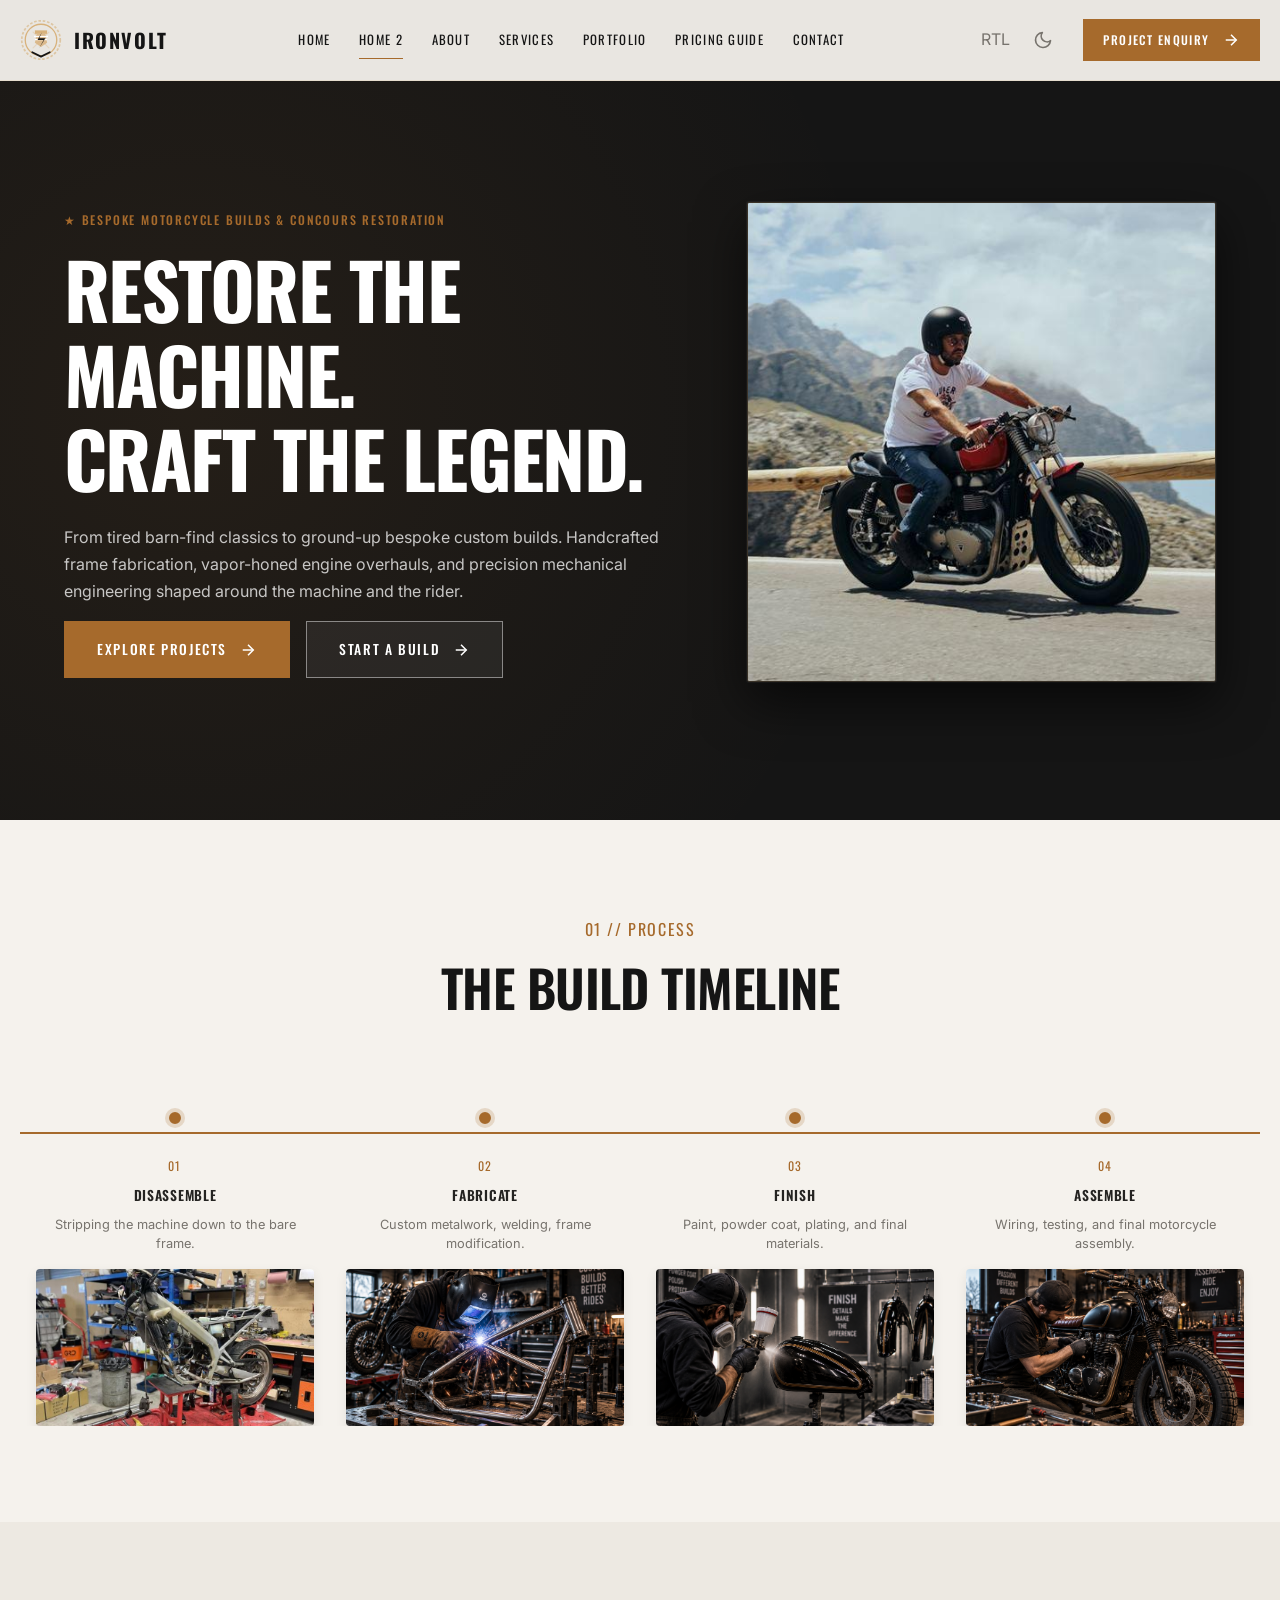
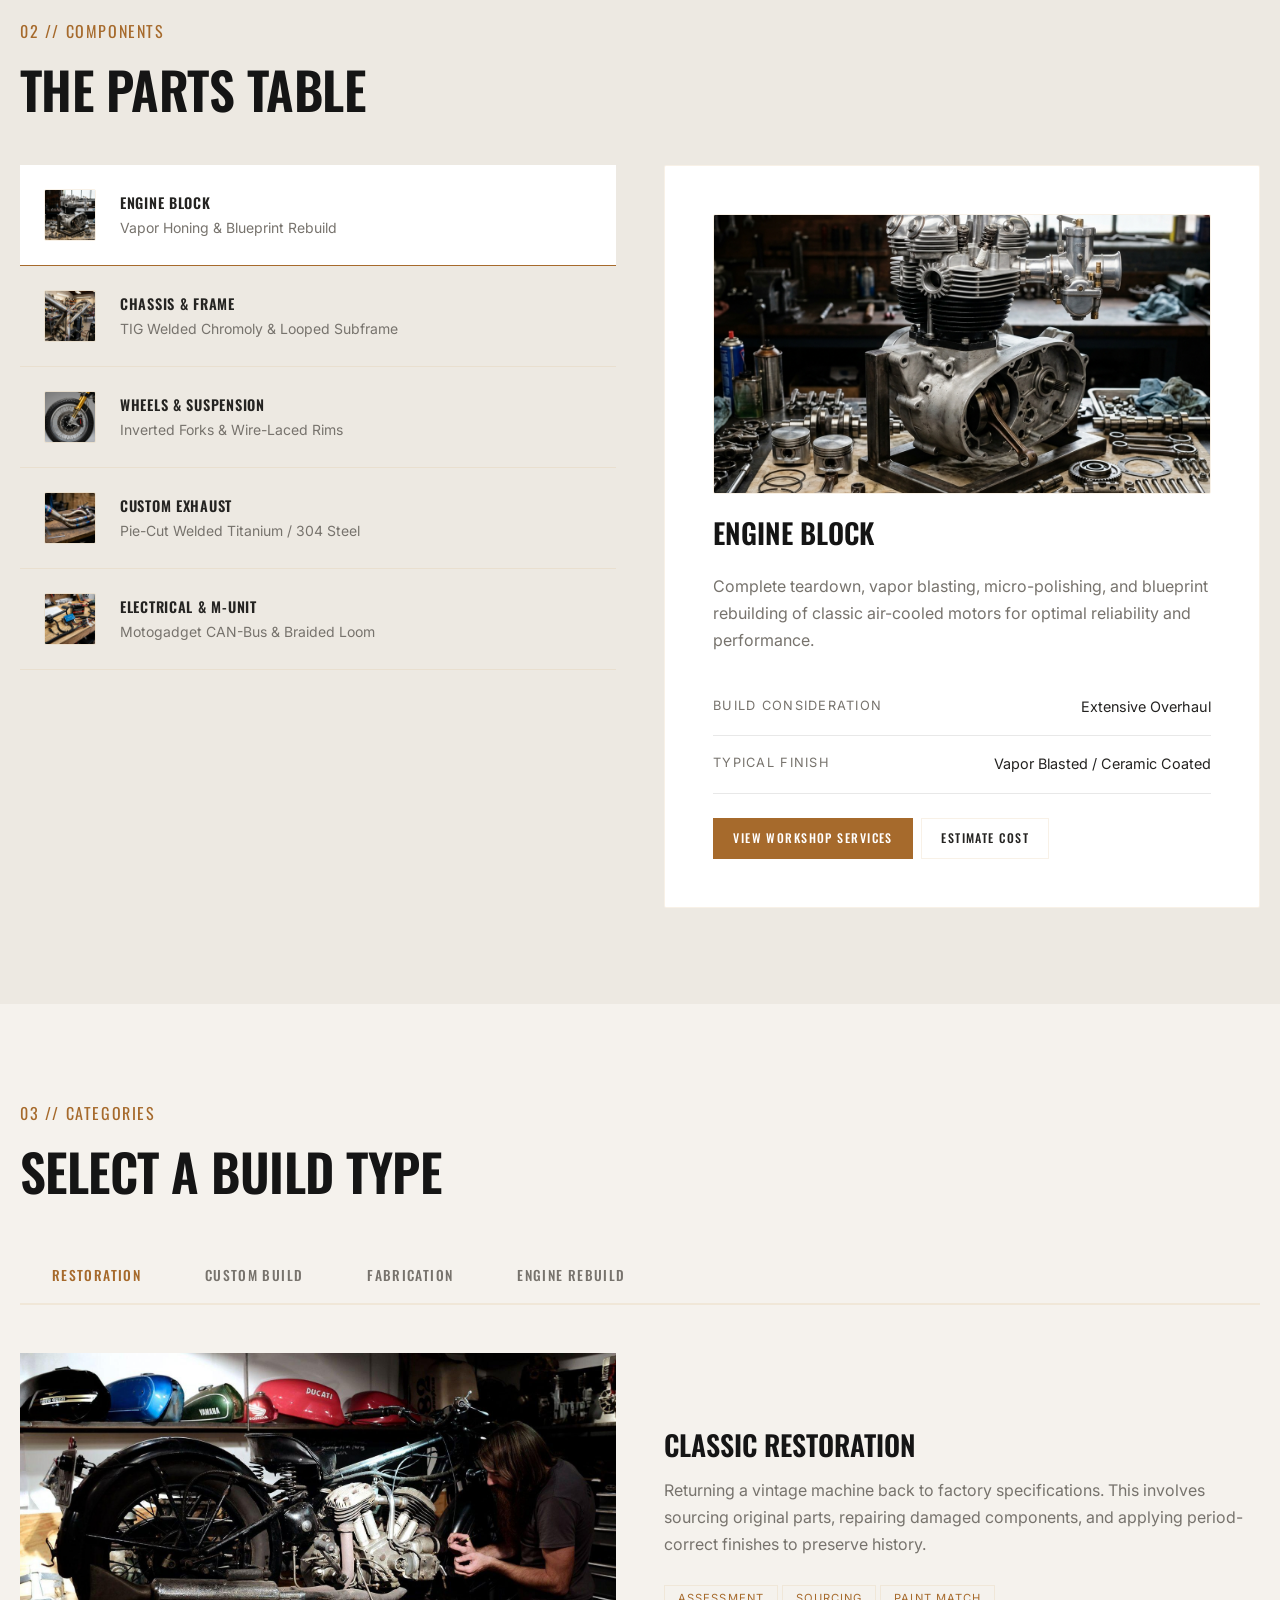
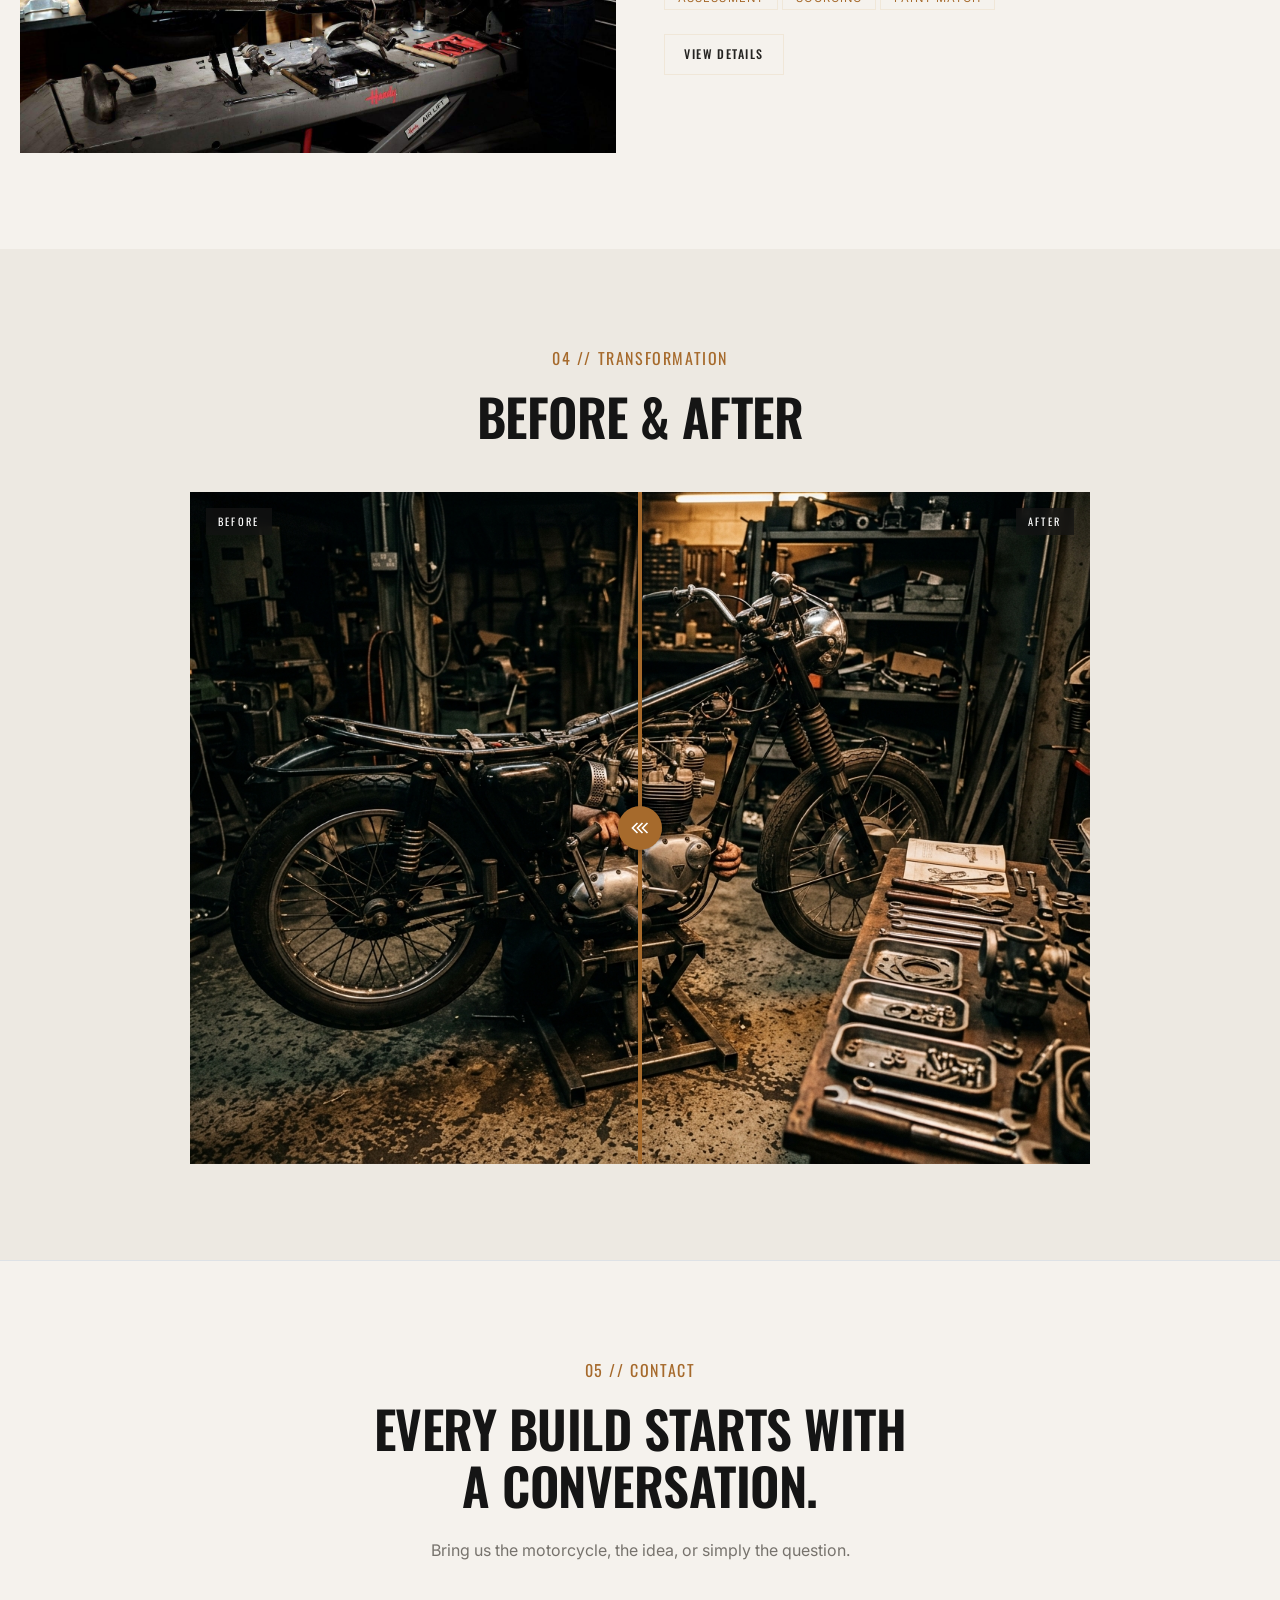
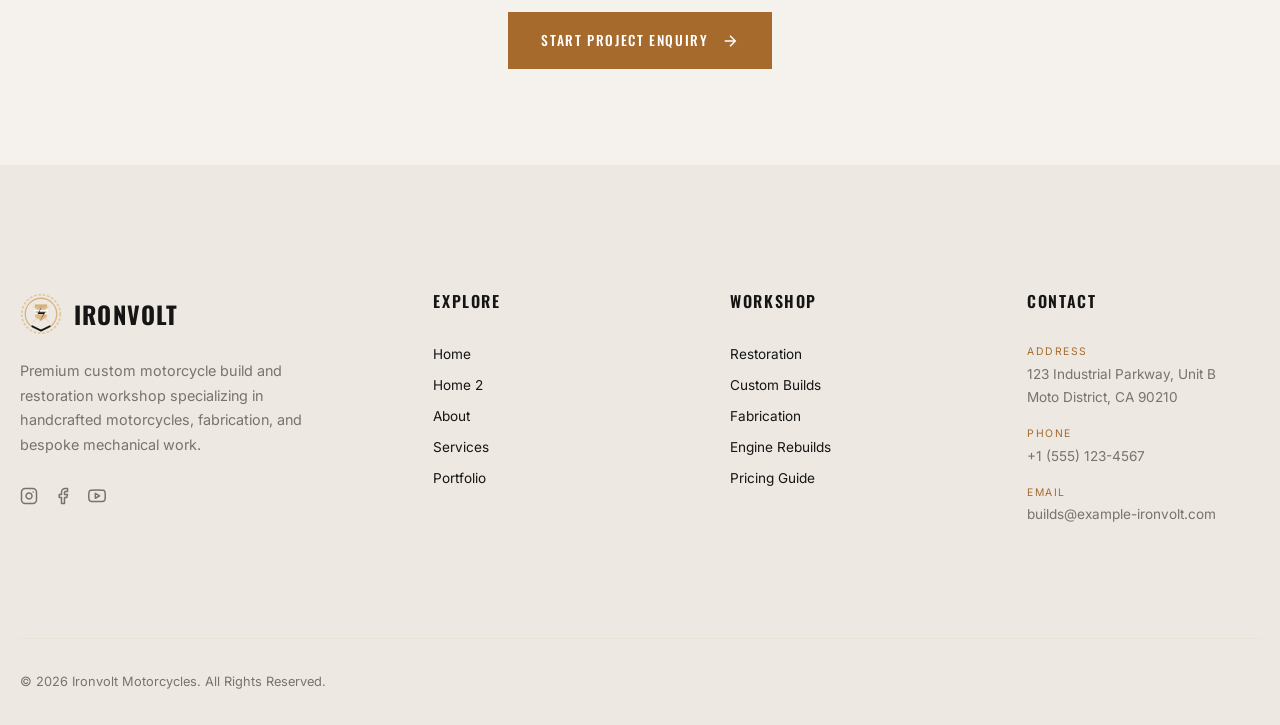
<file: home-2.html>
<!DOCTYPE html>
<html lang="en" dir="ltr" data-theme="light">

<head>
  <meta charset="UTF-8">
  <meta name="viewport" content="width=device-width, initial-scale=1.0">
  <title>Ironvolt Motorcycles | Custom Builds & Restoration</title>
  <link rel="icon" type="image/svg+xml" href="favicon.svg">
  <meta name="description"
    content="Ironvolt Motorcycles is a premium custom motorcycle build and restoration workshop specializing in handcrafted motorcycles, fabrication, and bespoke mechanical work.">

  <meta property="og:type" content="website">
  <meta property="og:title" content="Ironvolt Motorcycles | Custom Builds & Restoration">
  <meta property="og:description"
    content="Premium custom motorcycle build and restoration workshop. Built by hand. Built to be remembered.">
  <meta property="og:image" content="assets/images/hero-motorcycle.jpg">
  <link rel="canonical" href="https://example-ironvolt.com/home-2.html">

  <link rel="preconnect" href="https://fonts.googleapis.com">
  <link rel="preconnect" href="https://fonts.gstatic.com" crossorigin>
  <link
    href="https://fonts.googleapis.com/css2?family=Inter:wght@400;500;600&family=Oswald:wght@400;500;600;700&display=swap"
    rel="stylesheet">

  <link href="https://cdn.jsdelivr.net/npm/bootstrap@5.3.0/dist/css/bootstrap.min.css" rel="stylesheet">
  <link rel="stylesheet" href="assets/css/style.css">
</head>

<body>
  <a href="#main-content" class="iv-skip-link">Skip to content</a>

  <!-- ============================================ -->
  <!-- HEADER / NAVBAR                              -->
  <!-- ============================================ -->
  <header class="iv-header">
    <div class="iv-container">
      <div class="iv-header__inner">
        <!-- Logo -->
        <a href="index.html" class="iv-logo" aria-label="Ironvolt Motorcycles - Custom Builds & Restoration">
          <svg class="iv-logo__mark" viewBox="0 0 48 48" fill="none" xmlns="http://www.w3.org/2000/svg"
            aria-hidden="true">
            <circle cx="24" cy="24" r="22" stroke="currentColor" stroke-width="2" stroke-dasharray="3 2"
              opacity="0.6" />
            <circle cx="24" cy="24" r="18" stroke="currentColor" stroke-width="1.5" />
            <path d="M15 15L33 33M33 15L15 33" stroke="currentColor" stroke-width="1.5" stroke-linecap="round"
              opacity="0.3" />
            <path d="M17 13H31V17H17V13Z" fill="currentColor" />
            <path d="M19 17L17 27L24 32L31 27L29 17H19Z" fill="currentColor" opacity="0.85" />
            <line x1="16" y1="20" x2="32" y2="20" stroke="var(--bg-card, #141416)" stroke-width="1.5" />
            <line x1="17" y1="23.5" x2="31" y2="23.5" stroke="var(--bg-card, #141416)" stroke-width="1.5" />
            <path d="M25 15L20 24H27L22 33L29 22H22L25 15Z" fill="var(--color-primary, #d88935)" />
            <path d="M14 38L24 43L34 38" stroke="var(--color-primary, #d88935)" stroke-width="2" stroke-linecap="round"
              stroke-linejoin="round" />
          </svg>
          <div class="iv-logo__text">
            <span class="iv-logo__name">IRONVOLT</span>
          </div>
        </a>

        <nav class="iv-nav" aria-label="Main Navigation">
          <a href="index.html" class="iv-nav__link">Home</a>
          <a href="home-2.html" class="iv-nav__link active">Home 2</a>
          <a href="about.html" class="iv-nav__link">About</a>
          <a href="services.html" class="iv-nav__link">Services</a>
          <a href="portfolio.html" class="iv-nav__link">Portfolio</a>
          <a href="pricing-guide.html" class="iv-nav__link">Pricing Guide</a>
          <a href="contact.html" class="iv-nav__link">Contact</a>
        </nav>

        <div class="iv-header__actions">
          <button class="iv-header__action-btn js-rtl-toggle" aria-label="Toggle RTL">
            <svg xmlns="http://www.w3.org/2000/svg" width="20" height="20" viewBox="0 0 24 24" fill="none"
              stroke="currentColor" stroke-width="2" stroke-linecap="round" stroke-linejoin="round">
              <path d="M3 12h18" />
              <path d="M3 12l6-6" />
              <path d="M3 12l6 6" />
            </svg>
          </button>
          <button class="iv-header__action-btn js-theme-toggle" aria-label="Toggle Theme"></button>
          <div class="iv-header__cta">
            <a href="enquiry.html" class="iv-btn iv-btn--primary iv-btn--sm ">
              Project Enquiry
              <svg class="iv-arrow" xmlns="http://www.w3.org/2000/svg" viewBox="0 0 24 24" fill="none"
                stroke="currentColor" stroke-width="2">
                <line x1="5" y1="12" x2="19" y2="12"></line>
                <polyline points="12 5 19 12 12 19"></polyline>
              </svg>
            </a>
          </div>
        </div>

        <button class="iv-hamburger" aria-label="Toggle Mobile Menu" aria-expanded="false">
          <span class="iv-hamburger__lines">
            <span class="iv-hamburger__line"></span>
            <span class="iv-hamburger__line"></span>
            <span class="iv-hamburger__line"></span>
          </span>
        </button>
      </div>
    </div>
  </header>

  <!-- Mobile Nav Drawer -->
  <div class="iv-mobile-nav">
    <a href="index.html" class="iv-mobile-nav__link">Home</a>
    <a href="home-2.html" class="iv-mobile-nav__link active">Home 2</a>
    <a href="about.html" class="iv-mobile-nav__link">About</a>
    <a href="services.html" class="iv-mobile-nav__link">Services</a>
    <a href="portfolio.html" class="iv-mobile-nav__link">Portfolio</a>
    <a href="pricing-guide.html" class="iv-mobile-nav__link">Pricing Guide</a>
    <a href="contact.html" class="iv-mobile-nav__link">Contact</a>

    <div class="iv-mobile-nav__cta">
      <a href="enquiry.html" class="iv-btn iv-btn--primary" style="width: 100%; justify-content: center;">
        Project Enquiry
      </a>
    </div>

    <div class="iv-mobile-nav__controls">
      <button class="iv-mobile-nav__toggle js-theme-toggle">Dark Mode</button>
      <button class="iv-mobile-nav__toggle js-rtl-toggle">RTL Mode</button>
    </div>
  </div>
  <div class="iv-mobile-overlay"></div>



  <main id="main-content">

    <!-- ============================================ -->
    <!-- HOME 2 — SECTION 01 — HERO                   -->
    <!-- ============================================ -->
    <section class="iv-hero iv-hero--split">
      <div class="iv-hero__left">
        <div class="iv-reveal iv-reveal--left">
          <span class="label iv-hero__label mb-3">★ BESPOKE MOTORCYCLE BUILDS &amp; CONCOURS RESTORATION</span>
          <h1 class="iv-hero__title">RESTORE THE MACHINE.<br>CRAFT THE LEGEND.</h1>
          <p class=" text-white opacity-75">From tired barn-find classics to ground-up bespoke custom
            builds. Handcrafted frame fabrication, vapor-honed engine overhauls, and precision mechanical engineering
            shaped around the machine and the rider.</p>

          <div class="iv-hero__actions">
            <a href="portfolio.html" class="iv-btn iv-btn--primary">
              Explore Projects
              <svg class="iv-arrow" xmlns="http://www.w3.org/2000/svg" viewBox="0 0 24 24" fill="none"
                stroke="currentColor" stroke-width="2">
                <line x1="5" y1="12" x2="19" y2="12"></line>
                <polyline points="12 5 19 12 12 19"></polyline>
              </svg>
            </a>
            <a href="enquiry.html" class="iv-btn iv-btn--outline">
              Start A Build
              <svg class="iv-arrow" xmlns="http://www.w3.org/2000/svg" viewBox="0 0 24 24" fill="none"
                stroke="currentColor" stroke-width="2">
                <line x1="5" y1="12" x2="19" y2="12"></line>
                <polyline points="12 5 19 12 12 19"></polyline>
              </svg>
            </a>
          </div>




        </div>
      </div>
      <div class="iv-hero__right iv-reveal iv-reveal--right">
        <div class="iv-hero__img-frame">
          <img src="assets/images/home2-hero.jpg" alt="Artisan motorcycle mechanic restoring cafe racer in workshop"
            loading="eager" width="800" height="600">

        </div>
      </div>
    </section>

    <!-- ============================================ -->
    <!-- HOME 2 — SECTION 02 — DISASSEMBLY TO BUILD   -->
    <!-- ============================================ -->
    <section class="iv-section">
      <div class="iv-container">
        <div class="text-center mb-5 iv-reveal">
          <div class="section-number mb-3">01 // PROCESS</div>
          <h2>THE BUILD TIMELINE</h2>
        </div>

        <div class="iv-timeline">
          <div class="iv-timeline__line"></div>
          <div class="iv-timeline__progress"
            style="position: absolute; top: calc(var(--space-2xl) + 20px); left: 0; height: 2px;"></div>
          <div class="iv-timeline__step">
            <div class="iv-timeline__dot"></div>
            <div class="iv-timeline__number">01</div>
            <div class="iv-timeline__title">DISASSEMBLE</div>
            <p class="iv-timeline__desc">Stripping the machine down to the bare frame.</p>
            <img class="iv-timeline__image" src="assets/images/timeline2.jpg" alt="Disassemble phase">
          </div>



          <div class="iv-timeline__step">
            <div class="iv-timeline__dot"></div>
            <div class="iv-timeline__number">02</div>
            <div class="iv-timeline__title">FABRICATE</div>
            <p class="iv-timeline__desc">Custom metalwork, welding, frame modification.</p>
            <img class="iv-timeline__image" src="assets/images/timeline4.jpg" alt="Fabricate phase">
          </div>

          <div class="iv-timeline__step">
            <div class="iv-timeline__dot"></div>
            <div class="iv-timeline__number">03</div>
            <div class="iv-timeline__title">FINISH</div>
            <p class="iv-timeline__desc">Paint, powder coat, plating, and final materials.</p>
            <img class="iv-timeline__image" src="assets/images/timeline5.jpg" alt="Finish phase">
          </div>

          <div class="iv-timeline__step">
            <div class="iv-timeline__dot"></div>
            <div class="iv-timeline__number">04</div>
            <div class="iv-timeline__title">ASSEMBLE</div>
            <p class="iv-timeline__desc">Wiring, testing, and final motorcycle assembly.</p>
            <img class="iv-timeline__image" src="assets/images/timeline6.jpg" alt="Assemble phase">
          </div>
        </div>
      </div>
    </section>

    <!-- ============================================ -->
    <!-- HOME 2 — SECTION 03 — THE PARTS TABLE        -->
    <!-- ============================================ -->
    <section class="iv-section iv-section--dark">
      <div class="iv-container">
        <div class="mb-5 iv-reveal">
          <div class="section-number mb-3">02 // COMPONENTS</div>
          <h2>THE PARTS TABLE</h2>
        </div>

        <div class="iv-parts-table iv-reveal iv-reveal--d1">
          <div class="iv-parts-list">

            <!-- Engine Block -->
            <div class="iv-parts-item active" data-title="ENGINE BLOCK"
              data-desc="Complete teardown, vapor blasting, micro-polishing, and blueprint rebuilding of classic air-cooled motors for optimal reliability and performance."
              data-scope="Extensive Overhaul" data-finish="Vapor Blasted / Ceramic Coated"
              data-image="assets/images/part-engine.jpg" data-badge="01 // ENGINE &amp; POWERTRAIN">
              <img src="assets/images/part-engine.jpg" alt="Engine Block" class="iv-parts-item__thumb">
              <div>
                <div class="iv-parts-item__name">ENGINE BLOCK</div>
                <div class="small text-muted">Vapor Honing &amp; Blueprint Rebuild</div>
              </div>
            </div>

            <!-- Frame -->
            <div class="iv-parts-item" data-title="CHASSIS &amp; FRAME"
              data-desc="CAD alignment, detabbing, TIG-welded chromoly loops, structural gusseting, and geometry modification for razor-sharp handling dynamics."
              data-scope="Custom Metalwork" data-finish="Satin Powder Coat / Raw Cleared"
              data-image="assets/images/part-frame.jpg" data-badge="02 // CHASSIS &amp; GEOMETRY">
              <img src="assets/images/part-frame.jpg" alt="Chassis and Frame" class="iv-parts-item__thumb">
              <div>
                <div class="iv-parts-item__name">CHASSIS &amp; FRAME</div>
                <div class="small text-muted">TIG Welded Chromoly &amp; Looped Subframe</div>
              </div>
            </div>

            <!-- Wheels & Suspension -->
            <div class="iv-parts-item" data-title="WHEELS &amp; SUSPENSION"
              data-desc="Stainless hand-laced aluminum rims, inverted adjustable forks, custom progressive rear monoshock, and dual radial Brembo calipers."
              data-scope="High Performance Upgrade" data-finish="Anodized Gold / Polished Alloy"
              data-image="assets/images/part-suspension.jpg" data-badge="03 // WHEELS &amp; SUSPENSION">
              <img src="assets/images/part-suspension.jpg" alt="Wheels and Suspension" class="iv-parts-item__thumb">
              <div>
                <div class="iv-parts-item__name">WHEELS &amp; SUSPENSION</div>
                <div class="small text-muted">Inverted Forks &amp; Wire-Laced Rims</div>
              </div>
            </div>

            <!-- Custom Exhaust -->
            <div class="iv-parts-item" data-title="CUSTOM EXHAUST"
              data-desc="Hand-fabricated pie-cut titanium or 304 stainless steel exhaust headers, tuned collector, and internal baffle built for signature acoustic resonance."
              data-scope="One-Off Fabrication" data-finish="Pie-Cut Heat Tint / Brushed Stainless"
              data-image="assets/images/part-exhaust.jpg" data-badge="04 // HANDMADE EXHAUST">
              <img src="assets/images/part-exhaust.jpg" alt="Custom Exhaust" class="iv-parts-item__thumb">
              <div>
                <div class="iv-parts-item__name">CUSTOM EXHAUST</div>
                <div class="small text-muted">Pie-Cut Welded Titanium / 304 Steel</div>
              </div>
            </div>

            <!-- Electrical System -->
            <div class="iv-parts-item" data-title="ELECTRICAL &amp; M-UNIT"
              data-desc="Clean invisible wiring looms, Motogadget digital M-Unit controller module, micro push buttons, lithium battery box, and integrated LED lighting."
              data-scope="Modern Minimalist Rewire" data-finish="Braided Raychem / Hidden Routing"
              data-image="assets/images/part-electrical.jpg" data-badge="05 // ELECTRONICS &amp; M-UNIT">
              <img src="assets/images/part-electrical.jpg" alt="Electrical System" class="iv-parts-item__thumb">
              <div>
                <div class="iv-parts-item__name">ELECTRICAL &amp; M-UNIT</div>
                <div class="small text-muted">Motogadget CAN-Bus &amp; Braided Loom</div>
              </div>
            </div>

          </div>

          <div class="iv-parts-detail">
            <div class="iv-parts-detail__media">
              <img id="partImage" src="assets/images/part-engine.jpg" alt="Engine Block" class="iv-parts-detail__img">
            </div>

            <h3 class="iv-parts-detail__title" id="partTitle">ENGINE BLOCK</h3>
            <p class="text-muted mb-4" id="partDesc">Complete teardown, vapor blasting, micro-polishing, and blueprint
              rebuilding of classic air-cooled motors for optimal reliability and performance.</p>

            <div class="iv-parts-detail__row">
              <span class="iv-parts-detail__label">Build Consideration</span>
              <span class="iv-parts-detail__value" id="partScope">Extensive Overhaul</span>
            </div>
            <div class="iv-parts-detail__row">
              <span class="iv-parts-detail__label">Typical Finish</span>
              <span class="iv-parts-detail__value" id="partFinish">Vapor Blasted / Ceramic Coated</span>
            </div>

            <div class="mt-4 d-flex gap-2">
              <a href="services.html" class="iv-btn iv-btn--primary iv-btn--sm">View Workshop Services</a>
              <a href="pricing-guide.html" class="iv-btn iv-btn--outline iv-btn--sm">Estimate Cost</a>
            </div>
          </div>
        </div>
      </div>
    </section>

    <!-- ============================================ -->
    <!-- HOME 2 — SECTION 04 — BUILD TYPES            -->
    <!-- ============================================ -->
    <section class="iv-section">
      <div class="iv-container">
        <div class="mb-5 iv-reveal">
          <div class="section-number mb-3">03 // CATEGORIES</div>
          <h2>SELECT A BUILD TYPE</h2>
        </div>

        <div class="iv-build-selector iv-reveal iv-reveal--d1">
          <div class="iv-build-selector__tabs">
            <button class="iv-build-selector__tab active" data-target="b-restoration">RESTORATION</button>
            <button class="iv-build-selector__tab" data-target="b-custom">CUSTOM BUILD</button>
            <button class="iv-build-selector__tab" data-target="b-fabrication">FABRICATION</button>
            <button class="iv-build-selector__tab" data-target="b-engine">ENGINE REBUILD</button>
          </div>

          <div class="iv-build-selector__content active" id="b-restoration">
            <img src="assets/images/category1.jpg" alt="Restoration Build" class="iv-build-selector__img">
            <div class="iv-build-selector__info">
              <h3>CLASSIC RESTORATION</h3>
              <p>Returning a vintage machine back to factory specifications. This involves sourcing original parts,
                repairing damaged components, and applying period-correct finishes to preserve history.</p>
              <div class="iv-build-selector__services">
                <span class="iv-build-selector__service">Assessment</span>
                <span class="iv-build-selector__service">Sourcing</span>
                <span class="iv-build-selector__service">Paint Match</span>
              </div>
              <a href="#" class="iv-btn iv-btn--outline iv-btn--sm">View Details</a>
            </div>
          </div>

          <div class="iv-build-selector__content" id="b-custom">
            <img src="assets/images/category2.jpg" alt="Custom Build" class="iv-build-selector__img">
            <div class="iv-build-selector__info">
              <h3>FULL CUSTOM BUILD</h3>
              <p>Reimagining the motorcycle entirely. Modifying the frame, upgrading suspension, rewiring, and
                hand-crafting new bodywork to create a unique Cafe Racer, Scrambler, or Tracker.</p>
              <div class="iv-build-selector__services">
                <span class="iv-build-selector__service">Design</span>
                <span class="iv-build-selector__service">Frame Mods</span>
                <span class="iv-build-selector__service">Modern Wiring</span>
              </div>
              <a href="#" class="iv-btn iv-btn--outline iv-btn--sm">View Details</a>
            </div>
          </div>

          <div class="iv-build-selector__content" id="b-fabrication">
            <img src="assets/images/category3.jpg" alt="Fabrication" class="iv-build-selector__img">
            <div class="iv-build-selector__info">
              <h3>CUSTOM FABRICATION</h3>
              <p>Engineering metal solutions for unique builds. Shaping aluminum tanks, welding custom exhausts, and
                creating mounting brackets that blend seamlessly into the machine.</p>
              <div class="iv-build-selector__services">
                <span class="iv-build-selector__service">Welding</span>
                <span class="iv-build-selector__service">Sheet Metal</span>
                <span class="iv-build-selector__service">Machining</span>
              </div>
              <a href="#" class="iv-btn iv-btn--outline iv-btn--sm">View Details</a>
            </div>
          </div>

          <div class="iv-build-selector__content" id="b-engine">
            <img src="assets/images/category4.jpg" alt="Engine Rebuild" class="iv-build-selector__img">
            <div class="iv-build-selector__info">
              <h3>ENGINE REBUILDING</h3>
              <p>Restoring power and reliability. Disassembly, vapor blasting, replacing seals and bearings, valve jobs,
                and careful reassembly to ensure the motor runs flawlessly.</p>
              <div class="iv-build-selector__services">
                <span class="iv-build-selector__service">Teardown</span>
                <span class="iv-build-selector__service">Vapor Blasting</span>
                <span class="iv-build-selector__service">Reassembly</span>
              </div>
              <a href="#" class="iv-btn iv-btn--outline iv-btn--sm">View Details</a>
            </div>
          </div>

        </div>
      </div>
    </section>

    <!-- ============================================ -->
    <!-- HOME 2 — SECTION 05 — BEFORE / AFTER         -->
    <!-- ============================================ -->
    <section class="iv-section iv-section--dark">
      <div class="iv-container">
        <div class="text-center mb-5 iv-reveal">
          <div class="section-number mb-3">04 // TRANSFORMATION</div>
          <h2>BEFORE & AFTER</h2>
        </div>

        <div class="iv-ba-slider iv-reveal iv-reveal--d1">
          <div class="iv-ba-slider__label iv-ba-slider__label--after">AFTER</div>
          <div class="iv-ba-slider__after">
            <!-- Simulating AFTER state with the custom build -->
            <img src="assets/images/after.jpg" alt="Restored Custom Motorcycle" draggable="false">
          </div>

          <div class="iv-ba-slider__label iv-ba-slider__label--before">BEFORE</div>
          <div class="iv-ba-slider__before">
            <!-- Simulating BEFORE state with the rusty restoration bike -->
            <img src="assets/images/before.jpg" alt="Rusty Vintage Motorcycle" draggable="false">
          </div>

          <div class="iv-ba-slider__handle">
            <div class="iv-ba-slider__handle-circle">
              <svg xmlns="http://www.w3.org/2000/svg" viewBox="0 0 24 24" fill="none" stroke="currentColor"
                stroke-width="2">
                <polyline points="15 18 9 12 15 6"></polyline>
                <polyline points="9 18 3 12 9 6"></polyline>
                <polyline points="21 18 15 12 21 6"></polyline>
              </svg>
            </div>
          </div>
        </div>

      </div>
    </section>

    <!-- ============================================ -->
    <!-- HOME 2 — SECTION 06 — FINAL CTA              -->
    <!-- ============================================ -->
    <section class="iv-cta iv-section border-top border-subtle">
      <div class="iv-container">
        <div class="iv-reveal iv-reveal--scale">
          <div class="section-number mb-3">05 // CONTACT</div>
          <h2>EVERY BUILD STARTS WITH<br>A CONVERSATION.</h2>
          <p>Bring us the motorcycle, the idea, or simply the question.</p>

          <div class="iv-cta__actions mt-5">
            <a href="enquiry.html" class="iv-btn iv-btn--primary ">
              Start Project Enquiry
              <svg class="iv-arrow" xmlns="http://www.w3.org/2000/svg" viewBox="0 0 24 24" fill="none"
                stroke="currentColor" stroke-width="2">
                <line x1="5" y1="12" x2="19" y2="12"></line>
                <polyline points="12 5 19 12 12 19"></polyline>
              </svg>
            </a>
          </div>
        </div>
      </div>
    </section>

  </main>

  <!-- ============================================ -->
  <!-- FOOTER                                       -->
  <!-- ============================================ -->
  <footer class="iv-footer">
    <div class="iv-container">
      <div class="iv-footer__grid">

        <div>
          <a href="index.html" class="iv-logo mb-4" aria-label="Ironvolt Motorcycles - Custom Builds & Restoration"
            style="display: flex; align-items: center; gap: 0.75rem;">
            <svg class="iv-logo__mark" viewBox="0 0 48 48" fill="none" xmlns="http://www.w3.org/2000/svg"
              aria-hidden="true">
              <circle cx="24" cy="24" r="22" stroke="currentColor" stroke-width="2" stroke-dasharray="3 2"
                opacity="0.6" />
              <circle cx="24" cy="24" r="18" stroke="currentColor" stroke-width="1.5" />
              <path d="M15 15L33 33M33 15L15 33" stroke="currentColor" stroke-width="1.5" stroke-linecap="round"
                opacity="0.3" />
              <path d="M17 13H31V17H17V13Z" fill="currentColor" />
              <path d="M19 17L17 27L24 32L31 27L29 17H19Z" fill="currentColor" opacity="0.85" />
              <line x1="16" y1="20" x2="32" y2="20" stroke="var(--bg-card, #141416)" stroke-width="1.5" />
              <line x1="17" y1="23.5" x2="31" y2="23.5" stroke="var(--bg-card, #141416)" stroke-width="1.5" />
              <path d="M25 15L20 24H27L22 33L29 22H22L25 15Z" fill="var(--color-primary, #d88935)" />
              <path d="M14 38L24 43L34 38" stroke="var(--color-primary, #d88935)" stroke-width="2"
                stroke-linecap="round" stroke-linejoin="round" />
            </svg>
            <div class="iv-logo__text" style="text-align: left;">
              <span class="iv-footer__brand-name"
                style="margin-bottom: 0; line-height: 1; display: block;">IRONVOLT</span>
            </div>
          </a>
          <p class="iv-footer__brand-text">Premium custom motorcycle build and restoration workshop specializing in
            handcrafted motorcycles, fabrication, and bespoke mechanical work.</p>

          <div class="iv-footer__social">
            <a href="#" class="iv-footer__social-link" aria-label="Instagram">
              <svg xmlns="http://www.w3.org/2000/svg" viewBox="0 0 24 24" fill="none" stroke="currentColor"
                stroke-width="2" stroke-linecap="round" stroke-linejoin="round">
                <rect x="2" y="2" width="20" height="20" rx="5" ry="5"></rect>
                <path d="M16 11.37A4 4 0 1 1 12.63 8 4 4 0 0 1 16 11.37z"></path>
                <line x1="17.5" y1="6.5" x2="17.51" y2="6.5"></line>
              </svg>
            </a>
            <a href="#" class="iv-footer__social-link" aria-label="Facebook">
              <svg xmlns="http://www.w3.org/2000/svg" viewBox="0 0 24 24" fill="none" stroke="currentColor"
                stroke-width="2" stroke-linecap="round" stroke-linejoin="round">
                <path d="M18 2h-3a5 5 0 0 0-5 5v3H7v4h3v8h4v-8h3l1-4h-4V7a1 1 0 0 1 1-1h3z"></path>
              </svg>
            </a>
            <a href="#" class="iv-footer__social-link" aria-label="YouTube">
              <svg xmlns="http://www.w3.org/2000/svg" viewBox="0 0 24 24" fill="none" stroke="currentColor"
                stroke-width="2" stroke-linecap="round" stroke-linejoin="round">
                <path
                  d="M22.54 6.42a2.78 2.78 0 0 0-1.94-2C18.88 4 12 4 12 4s-6.88 0-8.6.46a2.78 2.78 0 0 0-1.94 2A29 29 0 0 0 1 11.75a29 29 0 0 0 .46 5.33A2.78 2.78 0 0 0 3.4 19c1.72.46 8.6.46 8.6.46s6.88 0 8.6-.46a2.78 2.78 0 0 0 1.94-2 29 29 0 0 0 .46-5.25 29 29 0 0 0-.46-5.33z">
                </path>
                <polygon points="9.75 15.02 15.5 11.75 9.75 8.48 9.75 15.02"></polygon>
              </svg>
            </a>
          </div>
        </div>

        <div>
          <h4 class="iv-footer__heading">EXPLORE</h4>
          <div class="iv-footer__links">
            <a href="index.html" class="iv-footer__link">Home</a>
            <a href="home-2.html" class="iv-footer__link">Home 2</a>
            <a href="about.html" class="iv-footer__link">About</a>
            <a href="services.html" class="iv-footer__link">Services</a>
            <a href="portfolio.html" class="iv-footer__link">Portfolio</a>
          </div>
        </div>

        <div>
          <h4 class="iv-footer__heading">WORKSHOP</h4>
          <div class="iv-footer__links">
            <a href="services.html#restoration" class="iv-footer__link">Restoration</a>
            <a href="services.html#custom" class="iv-footer__link">Custom Builds</a>
            <a href="services.html#fabrication" class="iv-footer__link">Fabrication</a>
            <a href="services.html#engine" class="iv-footer__link">Engine Rebuilds</a>
            <a href="pricing-guide.html" class="iv-footer__link">Pricing Guide</a>
          </div>
        </div>

        <div>
          <h4 class="iv-footer__heading">CONTACT</h4>
          <div class="iv-footer__contact-item">
            <div class="iv-footer__contact-label">Address</div>
            <div class="iv-footer__contact-value">123 Industrial Parkway, Unit B<br>Moto District, CA 90210</div>
          </div>
          <div class="iv-footer__contact-item">
            <div class="iv-footer__contact-label">Phone</div>
            <div class="iv-footer__contact-value">+1 (555) 123-4567</div>
          </div>
          <div class="iv-footer__contact-item">
            <div class="iv-footer__contact-label">Email</div>
            <div class="iv-footer__contact-value">builds@example-ironvolt.com</div>
          </div>
        </div>

      </div>

      <div class="iv-footer__bottom">
        <div class="iv-footer__copyright">
          &copy; 2026 Ironvolt Motorcycles. All Rights Reserved.
        </div>

      </div>
    </div>
  </footer>

  <button class="iv-back-to-top" aria-label="Back to top">
    <svg xmlns="http://www.w3.org/2000/svg" viewBox="0 0 24 24" fill="none" stroke="currentColor" stroke-width="2">
      <polyline points="18 15 12 9 6 15"></polyline>
    </svg>
  </button>

  <script src="assets/js/main.js"></script>
</body>

</html>
</file>
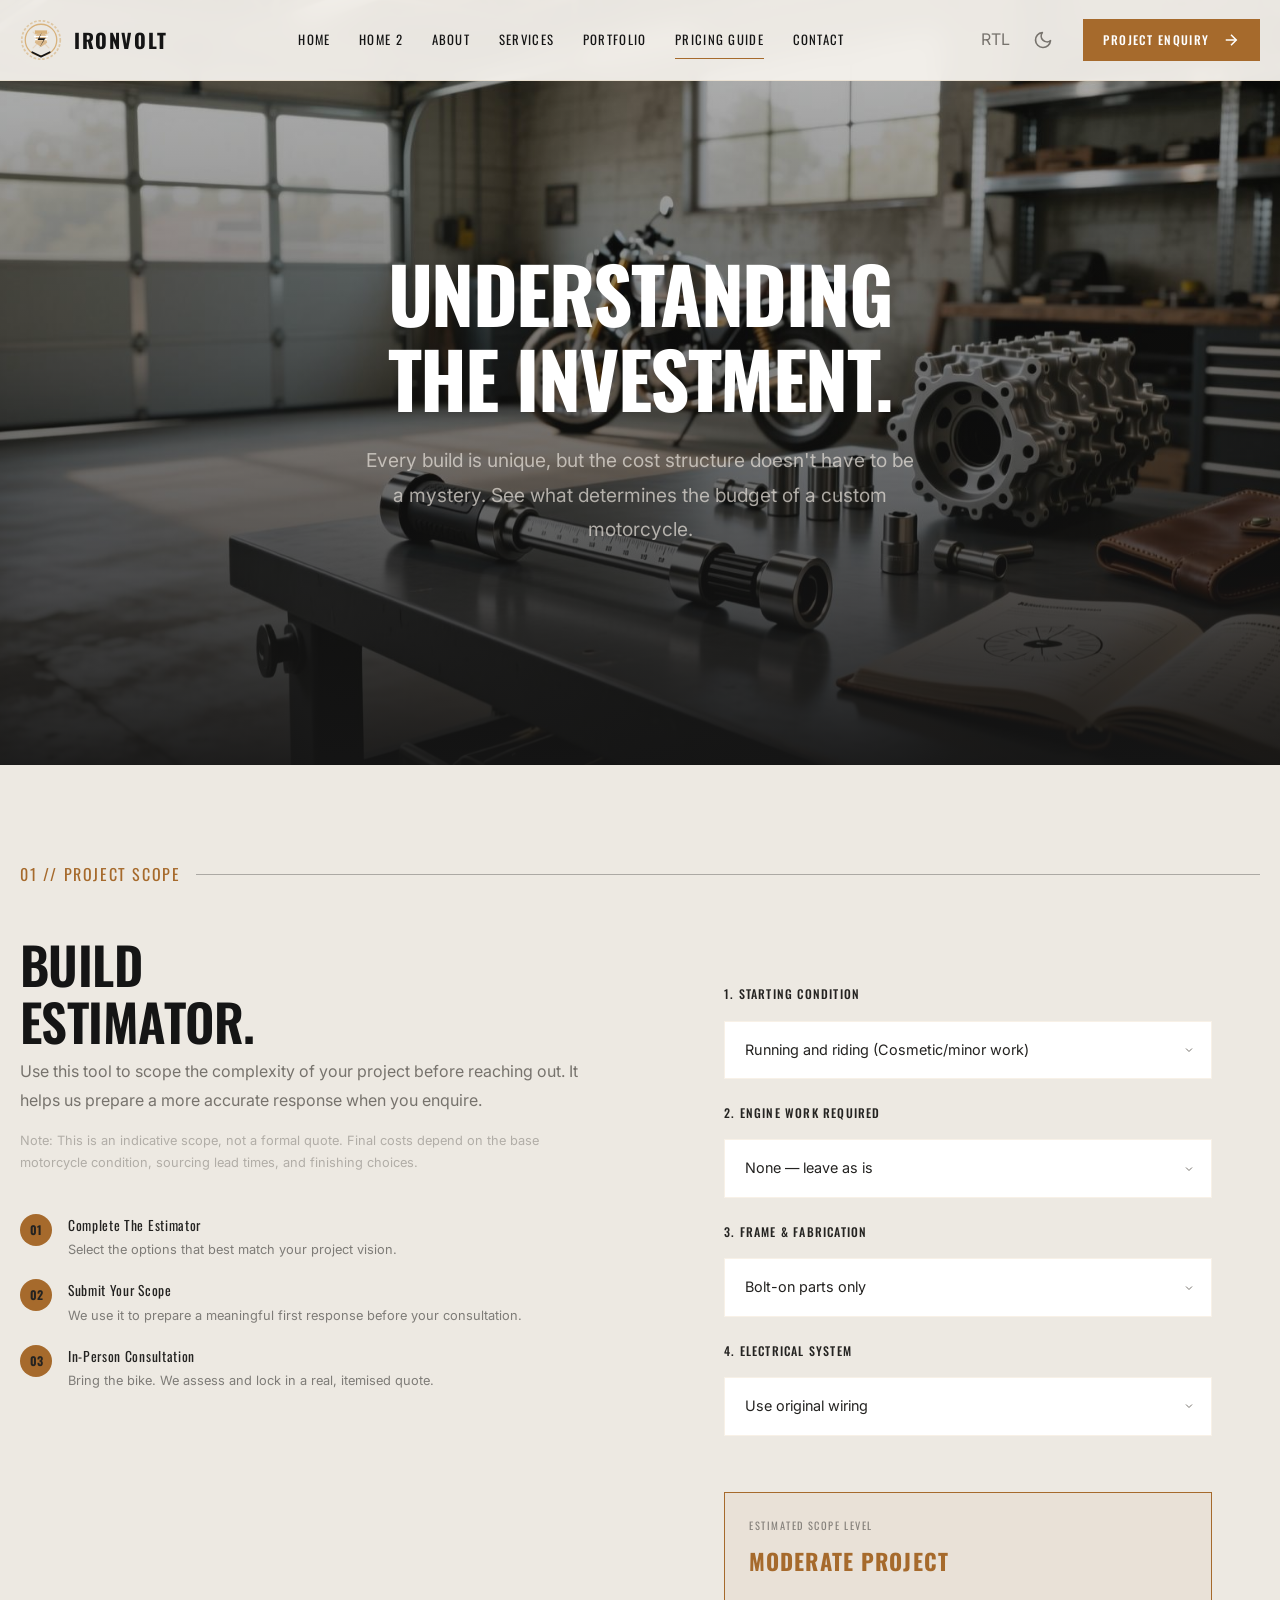
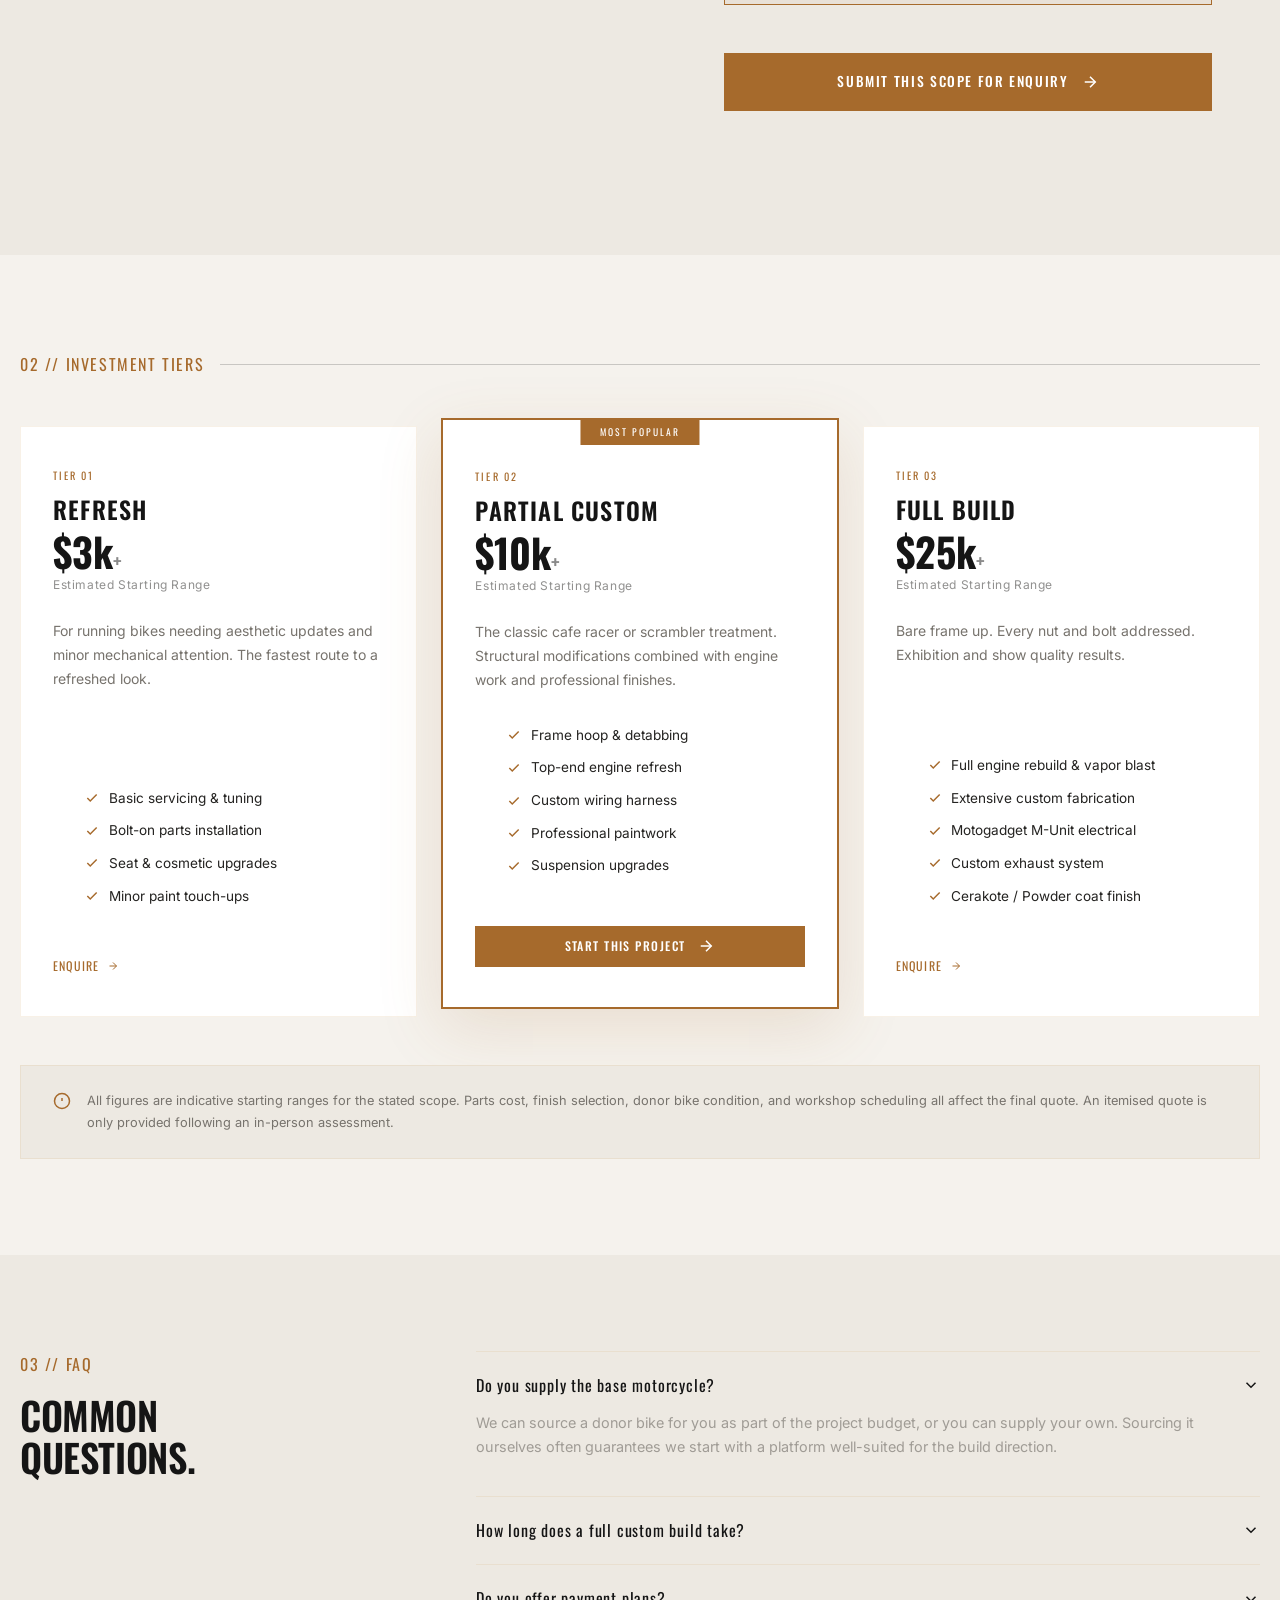
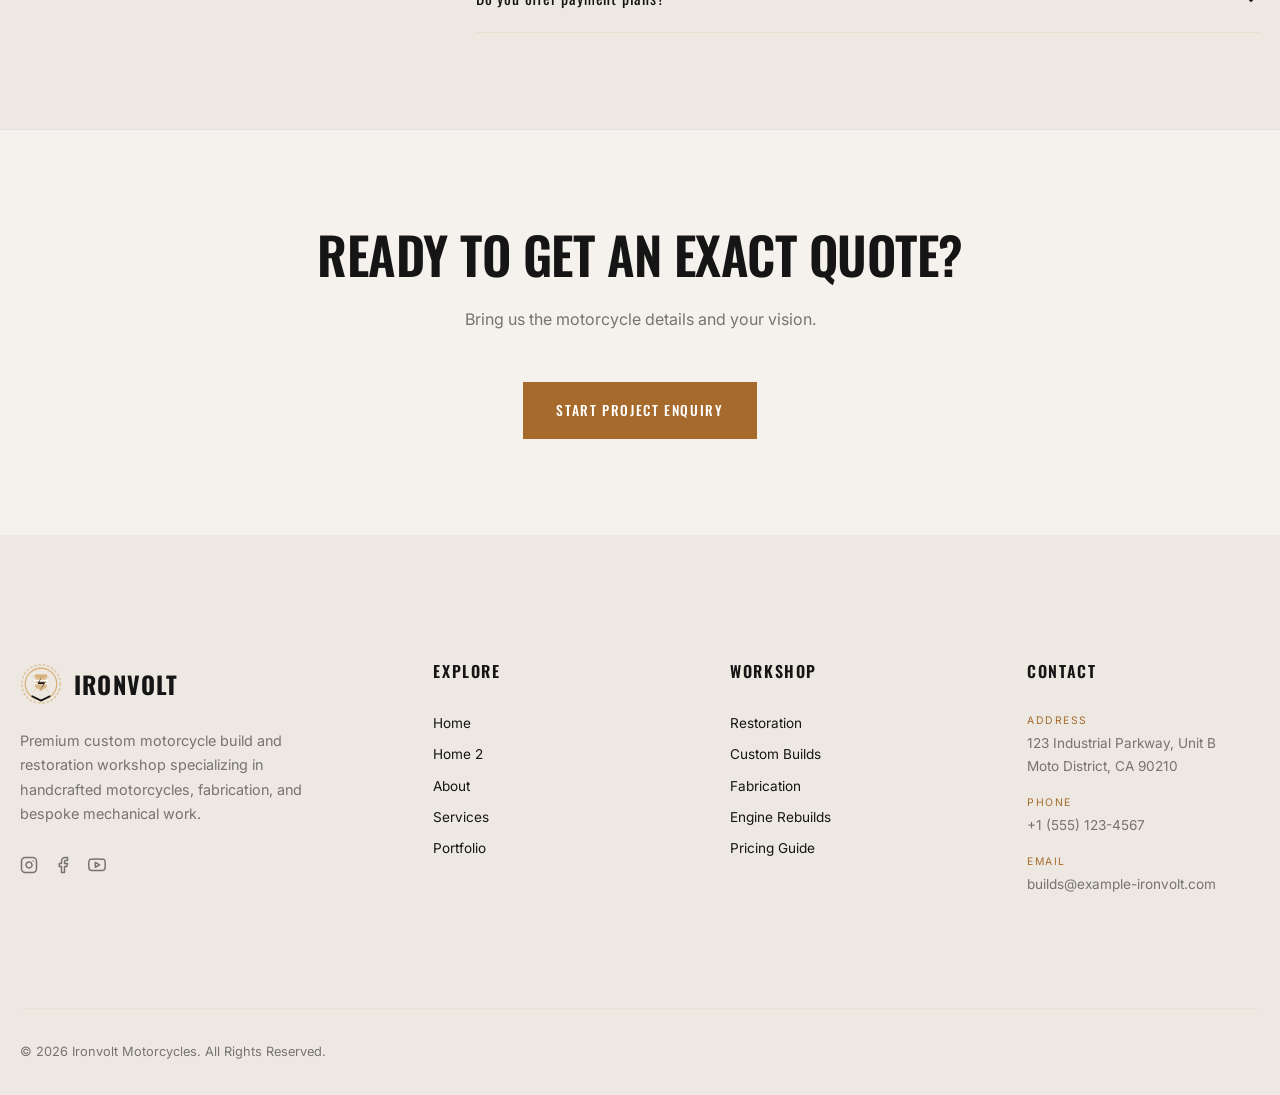
<file: pricing-guide.html>
<!DOCTYPE html>
<html lang="en" dir="ltr" data-theme="light">

<head>
    <meta charset="UTF-8">
    <meta name="viewport" content="width=device-width, initial-scale=1.0">
    <title>Pricing & Build Estimator | Ironvolt</title>
    <link rel="icon" type="image/svg+xml" href="favicon.svg">
    <meta name="description"
        content="Understanding the costs involved in a custom motorcycle build or restoration with our interactive project estimator.">

    <meta property="og:type" content="website">
    <meta property="og:title" content="Pricing & Build Estimator | Ironvolt">
    <meta property="og:description"
        content="Understanding the costs involved in a custom motorcycle build or restoration.">
    <meta property="og:image" content="assets/images/workshop.jpg">
    <link rel="canonical" href="https://example-ironvolt.com/pages/pricing-guide.html">

    <link rel="preconnect" href="https://fonts.googleapis.com">
    <link rel="preconnect" href="https://fonts.gstatic.com" crossorigin>
    <link
        href="https://fonts.googleapis.com/css2?family=Inter:wght@400;500;600&family=Oswald:wght@400;500;600;700&display=swap"
        rel="stylesheet">

    <link href="https://cdn.jsdelivr.net/npm/bootstrap@5.3.0/dist/css/bootstrap.min.css" rel="stylesheet">
    <link rel="stylesheet" href="assets/css/style.css">
</head>

<body>
    <a href="#main-content" class="iv-skip-link">Skip to content</a>

    <!-- ============================================ -->
    <!-- HEADER / NAVBAR                              -->
    <!-- ============================================ -->
    <header class="iv-header">
        <div class="iv-container">
            <div class="iv-header__inner">
                <a href="index.html" class="iv-logo" aria-label="Ironvolt Motorcycles - Custom Builds & Restoration">
                    <svg class="iv-logo__mark" viewBox="0 0 48 48" fill="none" xmlns="http://www.w3.org/2000/svg" aria-hidden="true">
                        <circle cx="24" cy="24" r="22" stroke="currentColor" stroke-width="2" stroke-dasharray="3 2" opacity="0.6"/>
                        <circle cx="24" cy="24" r="18" stroke="currentColor" stroke-width="1.5"/>
                        <path d="M15 15L33 33M33 15L15 33" stroke="currentColor" stroke-width="1.5" stroke-linecap="round" opacity="0.3"/>
                        <path d="M17 13H31V17H17V13Z" fill="currentColor"/>
                        <path d="M19 17L17 27L24 32L31 27L29 17H19Z" fill="currentColor" opacity="0.85"/>
                        <line x1="16" y1="20" x2="32" y2="20" stroke="var(--bg-card, #141416)" stroke-width="1.5"/>
                        <line x1="17" y1="23.5" x2="31" y2="23.5" stroke="var(--bg-card, #141416)" stroke-width="1.5"/>
                        <path d="M25 15L20 24H27L22 33L29 22H22L25 15Z" fill="var(--color-primary, #d88935)"/>
                        <path d="M14 38L24 43L34 38" stroke="var(--color-primary, #d88935)" stroke-width="2" stroke-linecap="round" stroke-linejoin="round"/>
                    </svg>
                    <div class="iv-logo__text">
                        <span class="iv-logo__name">IRONVOLT</span>
                    </div>
                </a>

                <nav class="iv-nav" aria-label="Main Navigation">
                    <a href="index.html" class="iv-nav__link">Home</a>
                    <a href="home-2.html" class="iv-nav__link">Home 2</a>
                    <a href="about.html" class="iv-nav__link">About</a>
                    <a href="services.html" class="iv-nav__link">Services</a>
                    <a href="portfolio.html" class="iv-nav__link">Portfolio</a>
                    <a href="pricing-guide.html" class="iv-nav__link active">Pricing Guide</a>
                    <a href="contact.html" class="iv-nav__link">Contact</a>
                </nav>

                <div class="iv-header__actions">
                    <button class="iv-header__action-btn js-rtl-toggle" aria-label="Toggle RTL">
                        <svg xmlns="http://www.w3.org/2000/svg" width="20" height="20" viewBox="0 0 24 24" fill="none"
                            stroke="currentColor" stroke-width="2" stroke-linecap="round" stroke-linejoin="round">
                            <path d="M3 12h18" />
                            <path d="M3 12l6-6" />
                            <path d="M3 12l6 6" />
                        </svg>
                    </button>
                    <button class="iv-header__action-btn js-theme-toggle" aria-label="Toggle Theme"></button>
                    <div class="iv-header__cta">
                        <a href="enquiry.html" class="iv-btn iv-btn--primary iv-btn--sm ">
                            Project Enquiry
                            <svg class="iv-arrow" xmlns="http://www.w3.org/2000/svg" viewBox="0 0 24 24" fill="none"
                                stroke="currentColor" stroke-width="2">
                                <line x1="5" y1="12" x2="19" y2="12"></line>
                                <polyline points="12 5 19 12 12 19"></polyline>
                            </svg>
                        </a>
                    </div>
                </div>

                <button class="iv-hamburger" aria-label="Toggle Mobile Menu" aria-expanded="false">
                    <span class="iv-hamburger__lines">
                        <span class="iv-hamburger__line"></span>
                        <span class="iv-hamburger__line"></span>
                        <span class="iv-hamburger__line"></span>
                    </span>
                </button>
            </div>
        </div>
    </header>

    <!-- Mobile Nav Drawer -->
    <div class="iv-mobile-nav"><button class="iv-mobile-nav__close js-mobile-close" aria-label="Close Menu"><svg
                xmlns="http://www.w3.org/2000/svg" width="32" height="32" viewBox="0 0 24 24" fill="none"
                stroke="currentColor" stroke-width="2" stroke-linecap="round" stroke-linejoin="round">
                <line x1="18" y1="6" x2="6" y2="18"></line>
                <line x1="6" y1="6" x2="18" y2="18"></line>
            </svg></button>
        <a href="index.html" class="iv-mobile-nav__link">Home</a>
        <a href="home-2.html" class="iv-mobile-nav__link">Home 2</a>
        <a href="about.html" class="iv-mobile-nav__link">About</a>
        <a href="services.html" class="iv-mobile-nav__link">Services</a>
        <a href="portfolio.html" class="iv-mobile-nav__link">Portfolio</a>
        <a href="pricing-guide.html" class="iv-mobile-nav__link active">Pricing Guide</a>
        <a href="contact.html" class="iv-mobile-nav__link">Contact</a>

        <div class="iv-mobile-nav__cta">
            <a href="enquiry.html" class="iv-btn iv-btn--primary" style="width: 100%; justify-content: center;">
                Project Enquiry
            </a>
        </div>

        <div class="iv-mobile-nav__controls">
            <button class="iv-mobile-nav__toggle js-theme-toggle">Dark Mode</button>
            <button class="iv-mobile-nav__toggle js-rtl-toggle">RTL Mode</button>
        </div>
    </div>
    <div class="iv-mobile-overlay"></div>

    <main id="main-content">

        <!-- ============================================ -->
        <!-- SECTION 01 — HERO                            -->
        <!-- ============================================ -->
        <section class="iv-hero iv-hero--page">
            <div class="iv-hero__bg">
                <img src="assets/images/price-hero.jpg" alt="Workshop overview" loading="eager">
            </div>
            <div class="iv-hero__overlay"></div>

            <div class="iv-container">
                <div class="iv-hero__content iv-reveal iv-reveal--left">

                    <h1 class="iv-hero__title">UNDERSTANDING<br>THE INVESTMENT.</h1>
                    <p class="iv-hero__subtitle">Every build is unique, but the cost structure doesn't have to be a
                        mystery. See
                        what determines the budget of a custom motorcycle.</p>
                </div>
            </div>
        </section>

        <!-- ============================================ -->
        <!-- SECTION 02 — BUILD ESTIMATOR (STICKY)        -->
        <!-- ============================================ -->
        <section class="iv-section iv-section--dark">
            <div class="iv-container">

                <!-- Section Header -->
                <div class="iv-reveal mb-5" style="display:flex;align-items:center;gap:1rem;">
                    <div class="section-number">01 // PROJECT SCOPE</div>
                    <div style="flex:1;height:1px;background:var(--color-primary);opacity:0.3;"></div>
                </div>

                <div class="iv-pricing-scope-grid">

                    <!-- LEFT — Description -->
                    <div class="iv-reveal iv-reveal--left iv-pricing-scope-sticky">
                        <h2 class="iv-pricing-scope__heading">
                            BUILD<br>ESTIMATOR.</h2>
                        <p style="line-height:1.8;margin-bottom:1rem;">Use this tool to scope the complexity of your
                            project before
                            reaching out. It helps us prepare a more accurate response when you enquire.</p>
                        <p style="font-size:0.8rem;opacity:0.5;line-height:1.7;">Note: This is an indicative scope, not
                            a formal
                            quote. Final costs depend on the base motorcycle condition, sourcing lead times, and
                            finishing choices.
                        </p>

                        <!-- Process steps -->
                        <div style="margin-top:2.5rem;display:flex;flex-direction:column;gap:1.25rem;">
                            <div style="display:flex;align-items:flex-start;gap:1rem;">
                                <div
                                    style="width:32px;height:32px;border-radius:50%;background:var(--color-secondary);display:flex;align-items:center;justify-content:center;font-family:var(--font-heading);font-size:0.75rem;font-weight:700;flex-shrink:0;">
                                    01</div>
                                <div>
                                    <div
                                        style="font-family:var(--font-heading);font-size:0.85rem;letter-spacing:0.05em;margin-bottom:0.2rem;">
                                        Complete The Estimator</div>
                                    <div style="font-size:0.8rem;opacity:0.55;line-height:1.5;">Select the options that
                                        best match your
                                        project vision.</div>
                                </div>
                            </div>
                            <div style="display:flex;align-items:flex-start;gap:1rem;">
                                <div
                                    style="width:32px;height:32px;border-radius:50%;background:var(--color-secondary);display:flex;align-items:center;justify-content:center;font-family:var(--font-heading);font-size:0.75rem;font-weight:700;flex-shrink:0;">
                                    02</div>
                                <div>
                                    <div
                                        style="font-family:var(--font-heading);font-size:0.85rem;letter-spacing:0.05em;margin-bottom:0.2rem;">
                                        Submit Your Scope</div>
                                    <div style="font-size:0.8rem;opacity:0.55;line-height:1.5;">We use it to prepare a
                                        meaningful first
                                        response before your consultation.</div>
                                </div>
                            </div>
                            <div style="display:flex;align-items:flex-start;gap:1rem;">
                                <div
                                    style="width:32px;height:32px;border-radius:50%;background:var(--color-secondary);display:flex;align-items:center;justify-content:center;font-family:var(--font-heading);font-size:0.75rem;font-weight:700;flex-shrink:0;">
                                    03</div>
                                <div>
                                    <div
                                        style="font-family:var(--font-heading);font-size:0.85rem;letter-spacing:0.05em;margin-bottom:0.2rem;">
                                        In-Person Consultation</div>
                                    <div style="font-size:0.8rem;opacity:0.55;line-height:1.5;">Bring the bike. We
                                        assess and lock in a
                                        real, itemised quote.</div>
                                </div>
                            </div>
                        </div>
                    </div>

                    <!-- RIGHT — Estimator Form -->
                    <div class="iv-reveal iv-reveal--right iv-pricing-estimator-col">
                        <div class="iv-estimator iv-estimator--full">
                            <form id="estimatorForm" class="iv-form" style="width: 100%;">

                                <div class="iv-form__group">
                                    <label class="iv-form__label">1. Starting Condition</label>
                                    <select class="iv-form__select" id="estCondition">
                                        <option value="1">Running and riding (Cosmetic/minor work)</option>
                                        <option value="3">Not running, but complete</option>
                                        <option value="5">Basket case (In pieces, missing parts)</option>
                                    </select>
                                </div>

                                <div class="iv-form__group">
                                    <label class="iv-form__label">2. Engine Work Required</label>
                                    <select class="iv-form__select" id="estEngine">
                                        <option value="0">None — leave as is</option>
                                        <option value="2">Top-end refresh (Seals, gaskets, valves)</option>
                                        <option value="4">Full rebuild (Split cases, vapor blast, new internals)
                                        </option>
                                    </select>
                                </div>

                                <div class="iv-form__group">
                                    <label class="iv-form__label">3. Frame & Fabrication</label>
                                    <select class="iv-form__select" id="estFab">
                                        <option value="1">Bolt-on parts only</option>
                                        <option value="3">Subframe chop & loop, simple brackets</option>
                                        <option value="6">Extensive (Custom tank, exhaust, full bracing)</option>
                                    </select>
                                </div>

                                <div class="iv-form__group">
                                    <label class="iv-form__label">4. Electrical System</label>
                                    <select class="iv-form__select" id="estElec">
                                        <option value="1">Use original wiring</option>
                                        <option value="3">New basic harness</option>
                                        <option value="5">Full custom (Motogadget M-Unit, LED, lithium)</option>
                                    </select>
                                </div>

                                <!-- Result Display -->
                                <div class="iv-estimator-result-card"
                                    style="margin-top:2rem;padding:1.5rem;border:1px solid var(--color-secondary);background:rgba(166,106,44,0.06);">
                                    <div
                                        style="font-family:var(--font-heading);font-size:0.65rem;letter-spacing:0.15em;opacity:0.5;margin-bottom:0.5rem;">
                                        ESTIMATED SCOPE LEVEL</div>
                                    <div id="estScope"
                                        style="font-family:var(--font-heading);font-size:1.4rem;font-weight:700;color:var(--color-secondary);letter-spacing:0.05em;">
                                        MODERATE PROJECT</div>
                                </div>

                                <div style="margin-top:1.5rem;">
                                    <a href="enquiry.html" class="iv-btn iv-btn--primary"
                                        style="width:100%;justify-content:center;">
                                        Submit This Scope for Enquiry
                                        <svg class="iv-arrow" xmlns="http://www.w3.org/2000/svg" viewBox="0 0 24 24"
                                            fill="none" stroke="currentColor" stroke-width="2">
                                            <line x1="5" y1="12" x2="19" y2="12"></line>
                                            <polyline points="12 5 19 12 12 19"></polyline>
                                        </svg>
                                    </a>
                                </div>
                            </form>
                        </div>
                    </div>
                </div>
            </div>
        </section>

        <!-- ============================================ -->
        <!-- SECTION 03 — INVESTMENT TIERS                -->
        <!-- ============================================ -->
        <section class="iv-section">
            <div class="iv-container">

                <div class="iv-reveal mb-5" style="display:flex;align-items:center;gap:1rem;">
                    <div class="section-number">02 // INVESTMENT TIERS</div>
                    <div style="flex:1;height:1px;background:var(--color-primary);opacity:0.2;"></div>
                </div>

                <div class="iv-investment-tiers-grid"
                    style="display:grid;grid-template-columns:repeat(3,1fr);gap:1.5rem;">

                    <!-- Tier 1 — REFRESH -->
                    <div class="iv-reveal iv-reveal--d1">
                        <div style="border:1px solid var(--border-color);padding:2.5rem 2rem;background:var(--bg-card);position:relative;height:100%;display:flex;flex-direction:column;transition:border-color 0.3s,transform 0.3s;"
                            onmouseover="this.style.borderColor='var(--color-secondary)';this.style.transform='translateY(-4px)'"
                            onmouseout="this.style.borderColor='var(--border-color)';this.style.transform='translateY(0)'">
                            <div
                                style="font-family:var(--font-heading);font-size:0.65rem;letter-spacing:0.2em;color:var(--color-secondary);margin-bottom:0.75rem;">
                                TIER 01</div>
                            <h3 style="font-size:1.5rem;letter-spacing:0.05em;margin-bottom:0.5rem;">REFRESH</h3>
                            <div
                                style="font-family:var(--font-heading);font-size:2.5rem;font-weight:700;color:var(--text-heading);line-height:1;margin-bottom:0.25rem;">
                                $3k<span style="font-size:1.2rem;opacity:0.5;">+</span></div>
                            <div style="font-size:0.75rem;opacity:0.5;letter-spacing:0.05em;margin-bottom:1.5rem;">
                                Estimated Starting
                                Range</div>
                            <p
                                style="font-size:0.875rem;line-height:1.7;color:var(--text-secondary);margin-bottom:2rem;">
                                For running
                                bikes needing aesthetic updates and minor mechanical attention. The fastest route to a
                                refreshed look.
                            </p>
                            <ul style="list-style:none;display:flex;flex-direction:column;gap:0.6rem;margin-top:auto;">
                                <li style="display:flex;align-items:center;gap:0.6rem;font-size:0.85rem;">
                                    <svg xmlns="http://www.w3.org/2000/svg" width="14" height="14" viewBox="0 0 24 24"
                                        fill="none" stroke="var(--color-secondary)" stroke-width="2.5">
                                        <polyline points="20 6 9 17 4 12"></polyline>
                                    </svg>
                                    Basic servicing &amp; tuning
                                </li>
                                <li style="display:flex;align-items:center;gap:0.6rem;font-size:0.85rem;">
                                    <svg xmlns="http://www.w3.org/2000/svg" width="14" height="14" viewBox="0 0 24 24"
                                        fill="none" stroke="var(--color-secondary)" stroke-width="2.5">
                                        <polyline points="20 6 9 17 4 12"></polyline>
                                    </svg>
                                    Bolt-on parts installation
                                </li>
                                <li style="display:flex;align-items:center;gap:0.6rem;font-size:0.85rem;">
                                    <svg xmlns="http://www.w3.org/2000/svg" width="14" height="14" viewBox="0 0 24 24"
                                        fill="none" stroke="var(--color-secondary)" stroke-width="2.5">
                                        <polyline points="20 6 9 17 4 12"></polyline>
                                    </svg>
                                    Seat &amp; cosmetic upgrades
                                </li>
                                <li style="display:flex;align-items:center;gap:0.6rem;font-size:0.85rem;">
                                    <svg xmlns="http://www.w3.org/2000/svg" width="14" height="14" viewBox="0 0 24 24"
                                        fill="none" stroke="var(--color-secondary)" stroke-width="2.5">
                                        <polyline points="20 6 9 17 4 12"></polyline>
                                    </svg>
                                    Minor paint touch-ups
                                </li>
                            </ul>
                            <a href="enquiry.html"
                                style="display:inline-flex;align-items:center;gap:0.5rem;margin-top:2rem;font-family:var(--font-heading);font-size:0.75rem;letter-spacing:0.1em;color:var(--color-secondary);">
                                ENQUIRE
                                <svg xmlns="http://www.w3.org/2000/svg" width="12" height="12" viewBox="0 0 24 24"
                                    fill="none" stroke="currentColor" stroke-width="2">
                                    <line x1="5" y1="12" x2="19" y2="12"></line>
                                    <polyline points="12 5 19 12 12 19"></polyline>
                                </svg>
                            </a>
                        </div>
                    </div>

                    <!-- Tier 2 — PARTIAL CUSTOM (Featured) -->
                    <div class="iv-reveal iv-reveal--d2">
                        <div
                            style="border:2px solid var(--color-secondary);padding:2.5rem 2rem;background:var(--bg-card);position:relative;height:100%;display:flex;flex-direction:column;transform:translateY(-8px);box-shadow:0 20px 60px rgba(166,106,44,0.15);">
                            <div
                                style="position:absolute;top:-1px;left:50%;transform:translateX(-50%);background:var(--color-secondary);padding:0.3rem 1.25rem;font-family:var(--font-heading);font-size:0.6rem;letter-spacing:0.2em;color:#fff;white-space:nowrap;">
                                MOST POPULAR</div>
                            <div
                                style="font-family:var(--font-heading);font-size:0.65rem;letter-spacing:0.2em;color:var(--color-secondary);margin-bottom:0.75rem;margin-top:0.5rem;">
                                TIER 02</div>
                            <h3 style="font-size:1.5rem;letter-spacing:0.05em;margin-bottom:0.5rem;">PARTIAL CUSTOM</h3>
                            <div
                                style="font-family:var(--font-heading);font-size:2.5rem;font-weight:700;color:var(--text-heading);line-height:1;margin-bottom:0.25rem;">
                                $10k<span style="font-size:1.2rem;opacity:0.5;">+</span></div>
                            <div style="font-size:0.75rem;opacity:0.5;letter-spacing:0.05em;margin-bottom:1.5rem;">
                                Estimated Starting
                                Range</div>
                            <p
                                style="font-size:0.875rem;line-height:1.7;color:var(--text-secondary);margin-bottom:2rem;">
                                The classic
                                cafe racer or scrambler treatment. Structural modifications combined with engine work
                                and professional
                                finishes.</p>
                            <ul style="list-style:none;display:flex;flex-direction:column;gap:0.6rem;margin-top:auto;">
                                <li style="display:flex;align-items:center;gap:0.6rem;font-size:0.85rem;">
                                    <svg xmlns="http://www.w3.org/2000/svg" width="14" height="14" viewBox="0 0 24 24"
                                        fill="none" stroke="var(--color-secondary)" stroke-width="2.5">
                                        <polyline points="20 6 9 17 4 12"></polyline>
                                    </svg>
                                    Frame hoop &amp; detabbing
                                </li>
                                <li style="display:flex;align-items:center;gap:0.6rem;font-size:0.85rem;">
                                    <svg xmlns="http://www.w3.org/2000/svg" width="14" height="14" viewBox="0 0 24 24"
                                        fill="none" stroke="var(--color-secondary)" stroke-width="2.5">
                                        <polyline points="20 6 9 17 4 12"></polyline>
                                    </svg>
                                    Top-end engine refresh
                                </li>
                                <li style="display:flex;align-items:center;gap:0.6rem;font-size:0.85rem;">
                                    <svg xmlns="http://www.w3.org/2000/svg" width="14" height="14" viewBox="0 0 24 24"
                                        fill="none" stroke="var(--color-secondary)" stroke-width="2.5">
                                        <polyline points="20 6 9 17 4 12"></polyline>
                                    </svg>
                                    Custom wiring harness
                                </li>
                                <li style="display:flex;align-items:center;gap:0.6rem;font-size:0.85rem;">
                                    <svg xmlns="http://www.w3.org/2000/svg" width="14" height="14" viewBox="0 0 24 24"
                                        fill="none" stroke="var(--color-secondary)" stroke-width="2.5">
                                        <polyline points="20 6 9 17 4 12"></polyline>
                                    </svg>
                                    Professional paintwork
                                </li>
                                <li style="display:flex;align-items:center;gap:0.6rem;font-size:0.85rem;">
                                    <svg xmlns="http://www.w3.org/2000/svg" width="14" height="14" viewBox="0 0 24 24"
                                        fill="none" stroke="var(--color-secondary)" stroke-width="2.5">
                                        <polyline points="20 6 9 17 4 12"></polyline>
                                    </svg>
                                    Suspension upgrades
                                </li>
                            </ul>
                            <a href="enquiry.html" class="iv-btn iv-btn--primary iv-btn--sm"
                                style="display:inline-flex;justify-content:center;margin-top:2rem;">
                                Start This Project
                                <svg class="iv-arrow" xmlns="http://www.w3.org/2000/svg" viewBox="0 0 24 24" fill="none"
                                    stroke="currentColor" stroke-width="2">
                                    <line x1="5" y1="12" x2="19" y2="12"></line>
                                    <polyline points="12 5 19 12 12 19"></polyline>
                                </svg>
                            </a>
                        </div>
                    </div>

                    <!-- Tier 3 — FULL BUILD -->
                    <div class="iv-reveal iv-reveal--d3">
                        <div style="border:1px solid var(--border-color);padding:2.5rem 2rem;background:var(--bg-card);position:relative;height:100%;display:flex;flex-direction:column;transition:border-color 0.3s,transform 0.3s;"
                            onmouseover="this.style.borderColor='var(--color-secondary)';this.style.transform='translateY(-4px)'"
                            onmouseout="this.style.borderColor='var(--border-color)';this.style.transform='translateY(0)'">
                            <div
                                style="font-family:var(--font-heading);font-size:0.65rem;letter-spacing:0.2em;color:var(--color-secondary);margin-bottom:0.75rem;">
                                TIER 03</div>
                            <h3 style="font-size:1.5rem;letter-spacing:0.05em;margin-bottom:0.5rem;">FULL BUILD</h3>
                            <div
                                style="font-family:var(--font-heading);font-size:2.5rem;font-weight:700;color:var(--text-heading);line-height:1;margin-bottom:0.25rem;">
                                $25k<span style="font-size:1.2rem;opacity:0.5;">+</span></div>
                            <div style="font-size:0.75rem;opacity:0.5;letter-spacing:0.05em;margin-bottom:1.5rem;">
                                Estimated Starting
                                Range</div>
                            <p
                                style="font-size:0.875rem;line-height:1.7;color:var(--text-secondary);margin-bottom:2rem;">
                                Bare frame
                                up. Every nut and bolt addressed. Exhibition and show quality results.</p>
                            <ul style="list-style:none;display:flex;flex-direction:column;gap:0.6rem;margin-top:auto;">
                                <li style="display:flex;align-items:center;gap:0.6rem;font-size:0.85rem;">
                                    <svg xmlns="http://www.w3.org/2000/svg" width="14" height="14" viewBox="0 0 24 24"
                                        fill="none" stroke="var(--color-secondary)" stroke-width="2.5">
                                        <polyline points="20 6 9 17 4 12"></polyline>
                                    </svg>
                                    Full engine rebuild &amp; vapor blast
                                </li>
                                <li style="display:flex;align-items:center;gap:0.6rem;font-size:0.85rem;">
                                    <svg xmlns="http://www.w3.org/2000/svg" width="14" height="14" viewBox="0 0 24 24"
                                        fill="none" stroke="var(--color-secondary)" stroke-width="2.5">
                                        <polyline points="20 6 9 17 4 12"></polyline>
                                    </svg>
                                    Extensive custom fabrication
                                </li>
                                <li style="display:flex;align-items:center;gap:0.6rem;font-size:0.85rem;">
                                    <svg xmlns="http://www.w3.org/2000/svg" width="14" height="14" viewBox="0 0 24 24"
                                        fill="none" stroke="var(--color-secondary)" stroke-width="2.5">
                                        <polyline points="20 6 9 17 4 12"></polyline>
                                    </svg>
                                    Motogadget M-Unit electrical
                                </li>
                                <li style="display:flex;align-items:center;gap:0.6rem;font-size:0.85rem;">
                                    <svg xmlns="http://www.w3.org/2000/svg" width="14" height="14" viewBox="0 0 24 24"
                                        fill="none" stroke="var(--color-secondary)" stroke-width="2.5">
                                        <polyline points="20 6 9 17 4 12"></polyline>
                                    </svg>
                                    Custom exhaust system
                                </li>
                                <li style="display:flex;align-items:center;gap:0.6rem;font-size:0.85rem;">
                                    <svg xmlns="http://www.w3.org/2000/svg" width="14" height="14" viewBox="0 0 24 24"
                                        fill="none" stroke="var(--color-secondary)" stroke-width="2.5">
                                        <polyline points="20 6 9 17 4 12"></polyline>
                                    </svg>
                                    Cerakote / Powder coat finish
                                </li>
                            </ul>
                            <a href="enquiry.html"
                                style="display:inline-flex;align-items:center;gap:0.5rem;margin-top:2rem;font-family:var(--font-heading);font-size:0.75rem;letter-spacing:0.1em;color:var(--color-secondary);">
                                ENQUIRE
                                <svg xmlns="http://www.w3.org/2000/svg" width="12" height="12" viewBox="0 0 24 24"
                                    fill="none" stroke="currentColor" stroke-width="2">
                                    <line x1="5" y1="12" x2="19" y2="12"></line>
                                    <polyline points="12 5 19 12 12 19"></polyline>
                                </svg>
                            </a>
                        </div>
                    </div>

                </div>

                <!-- Disclaimer Banner -->
                <div class="iv-reveal"
                    style="margin-top:3rem;padding:1.5rem 2rem;border:1px solid var(--border-color);background:var(--bg-secondary);display:flex;align-items:flex-start;gap:1rem;">
                    <svg xmlns="http://www.w3.org/2000/svg" width="18" height="18" viewBox="0 0 24 24" fill="none"
                        stroke="var(--color-secondary)" stroke-width="2" style="flex-shrink:0;margin-top:2px;">
                        <circle cx="12" cy="12" r="10"></circle>
                        <line x1="12" y1="8" x2="12" y2="12"></line>
                        <line x1="12" y1="16" x2="12.01" y2="16"></line>
                    </svg>
                    <p style="font-size:0.8rem;line-height:1.7;margin:0;max-width:100%;color:var(--text-secondary);">All
                        figures
                        are indicative starting ranges for the stated scope. Parts cost, finish selection, donor bike
                        condition, and
                        workshop scheduling all affect the final quote. An itemised quote is only provided following an
                        in-person
                        assessment.</p>
                </div>
            </div>
        </section>

        <!-- ============================================ -->
        <!-- SECTION 04 — FAQ                             -->
        <!-- ============================================ -->
        <section class="iv-section iv-section--dark">
            <div class="iv-container">
                <div class="iv-faq-layout-grid"
                    style="display:grid;grid-template-columns:1fr 2fr;gap:4rem;align-items:start;">
                    <div class="iv-reveal">
                        <div class="section-number mb-3">03 // FAQ</div>
                        <h2 style="font-size:clamp(1.5rem,3vw,2.5rem);">COMMON<br>QUESTIONS.</h2>
                    </div>
                    <div class="iv-reveal iv-reveal--right">
                        <details style="border-top:1px solid var(--border-color);padding:1.25rem 0;" open>
                            <summary
                                style="font-family:var(--font-heading);font-size:1rem;letter-spacing:0.05em;cursor:pointer;list-style:none;display:flex;justify-content:space-between;align-items:center;color:var(--text-heading);">
                                Do you supply the base motorcycle?
                                <svg xmlns="http://www.w3.org/2000/svg" width="18" height="18" viewBox="0 0 24 24"
                                    fill="none" stroke="currentColor" stroke-width="2" style="flex-shrink:0;">
                                    <polyline points="6 9 12 15 18 9"></polyline>
                                </svg>
                            </summary>
                            <p style="margin-top:0.75rem;font-size:0.9rem;opacity:0.65;max-width:100%;">We can source a
                                donor bike for
                                you as part of the project budget, or you can supply your own. Sourcing it ourselves
                                often guarantees we
                                start with a platform well-suited for the build direction.</p>
                        </details>
                        <details style="border-top:1px solid var(--border-color);padding:1.25rem 0;">
                            <summary
                                style="font-family:var(--font-heading);font-size:1rem;letter-spacing:0.05em;cursor:pointer;list-style:none;display:flex;justify-content:space-between;align-items:center;color:var(--text-heading);">
                                How long does a full custom build take?
                                <svg xmlns="http://www.w3.org/2000/svg" width="18" height="18" viewBox="0 0 24 24"
                                    fill="none" stroke="currentColor" stroke-width="2" style="flex-shrink:0;">
                                    <polyline points="6 9 12 15 18 9"></polyline>
                                </svg>
                            </summary>
                            <p style="margin-top:0.75rem;font-size:0.9rem;opacity:0.65;max-width:100%;">Depending on
                                scope, a full
                                build generally takes between 4 to 8 months. This accounts for teardown, fabrication,
                                specialist parts
                                or finishes (like chrome plating), and final tuning.</p>
                        </details>
                        <details
                            style="border-top:1px solid var(--border-color);border-bottom:1px solid var(--border-color);padding:1.25rem 0;">
                            <summary
                                style="font-family:var(--font-heading);font-size:1rem;letter-spacing:0.05em;cursor:pointer;list-style:none;display:flex;justify-content:space-between;align-items:center;color:var(--text-heading);">
                                Do you offer payment plans?
                                <svg xmlns="http://www.w3.org/2000/svg" width="18" height="18" viewBox="0 0 24 24"
                                    fill="none" stroke="currentColor" stroke-width="2" style="flex-shrink:0;">
                                    <polyline points="6 9 12 15 18 9"></polyline>
                                </svg>
                            </summary>
                            <p style="margin-top:0.75rem;font-size:0.9rem;opacity:0.65;max-width:100%;">Builds use
                                milestone payments.
                                Typically: a deposit to schedule and source parts, a mid-build payment after
                                fabrication, and the final
                                balance upon completion and sign-off.</p>
                        </details>
                    </div>
                </div>
            </div>
        </section>

        <!-- ============================================ -->
        <!-- SECTION 05 — CTA                             -->
        <!-- ============================================ -->
        <section class="iv-cta iv-section border-top border-subtle">
            <div class="iv-container">
                <div class="iv-reveal iv-reveal--scale">
                    <h2>READY TO GET AN EXACT QUOTE?</h2>
                    <p>Bring us the motorcycle details and your vision.</p>
                    <div class="iv-cta__actions mt-5">
                        <a href="enquiry.html" class="iv-btn iv-btn--primary ">Start Project Enquiry</a>
                    </div>
                </div>
            </div>
        </section>

    </main>

    <footer class="iv-footer">
        <div class="iv-container">
            <div class="iv-footer__grid">

                <div>
                    <a href="index.html" class="iv-logo mb-4" aria-label="Ironvolt Motorcycles - Custom Builds & Restoration"
                        style="display: flex; align-items: center; gap: 0.75rem;">
                        <svg class="iv-logo__mark" viewBox="0 0 48 48" fill="none" xmlns="http://www.w3.org/2000/svg" aria-hidden="true">
                            <circle cx="24" cy="24" r="22" stroke="currentColor" stroke-width="2" stroke-dasharray="3 2" opacity="0.6"/>
                            <circle cx="24" cy="24" r="18" stroke="currentColor" stroke-width="1.5"/>
                            <path d="M15 15L33 33M33 15L15 33" stroke="currentColor" stroke-width="1.5" stroke-linecap="round" opacity="0.3"/>
                            <path d="M17 13H31V17H17V13Z" fill="currentColor"/>
                            <path d="M19 17L17 27L24 32L31 27L29 17H19Z" fill="currentColor" opacity="0.85"/>
                            <line x1="16" y1="20" x2="32" y2="20" stroke="var(--bg-card, #141416)" stroke-width="1.5"/>
                            <line x1="17" y1="23.5" x2="31" y2="23.5" stroke="var(--bg-card, #141416)" stroke-width="1.5"/>
                            <path d="M25 15L20 24H27L22 33L29 22H22L25 15Z" fill="var(--color-primary, #d88935)"/>
                            <path d="M14 38L24 43L34 38" stroke="var(--color-primary, #d88935)" stroke-width="2" stroke-linecap="round" stroke-linejoin="round"/>
                        </svg>
                        <div class="iv-logo__text" style="text-align: left;">
                            <span class="iv-footer__brand-name"
                                style="margin-bottom: 0; line-height: 1; display: block;">IRONVOLT</span>
                        </div>
                    </a>
                    <p class="iv-footer__brand-text">Premium custom motorcycle build and restoration workshop
                        specializing in
                        handcrafted motorcycles, fabrication, and bespoke mechanical work.</p>
                
          <div class="iv-footer__social">
                    <a href="#" class="iv-footer__social-link" aria-label="Instagram">
                        <svg xmlns="http://www.w3.org/2000/svg" viewBox="0 0 24 24" fill="none" stroke="currentColor"
                            stroke-width="2" stroke-linecap="round" stroke-linejoin="round">
                            <rect x="2" y="2" width="20" height="20" rx="5" ry="5"></rect>
                            <path d="M16 11.37A4 4 0 1 1 12.63 8 4 4 0 0 1 16 11.37z"></path>
                            <line x1="17.5" y1="6.5" x2="17.51" y2="6.5"></line>
                        </svg>
                    </a>
                    <a href="#" class="iv-footer__social-link" aria-label="Facebook">
                        <svg xmlns="http://www.w3.org/2000/svg" viewBox="0 0 24 24" fill="none" stroke="currentColor"
                            stroke-width="2" stroke-linecap="round" stroke-linejoin="round">
                            <path d="M18 2h-3a5 5 0 0 0-5 5v3H7v4h3v8h4v-8h3l1-4h-4V7a1 1 0 0 1 1-1h3z"></path>
                        </svg>
                    </a>
                    <a href="#" class="iv-footer__social-link" aria-label="YouTube">
                        <svg xmlns="http://www.w3.org/2000/svg" viewBox="0 0 24 24" fill="none" stroke="currentColor"
                            stroke-width="2" stroke-linecap="round" stroke-linejoin="round">
                            <path
                                d="M22.54 6.42a2.78 2.78 0 0 0-1.94-2C18.88 4 12 4 12 4s-6.88 0-8.6.46a2.78 2.78 0 0 0-1.94 2A29 29 0 0 0 1 11.75a29 29 0 0 0 .46 5.33A2.78 2.78 0 0 0 3.4 19c1.72.46 8.6.46 8.6.46s6.88 0 8.6-.46a2.78 2.78 0 0 0 1.94-2 29 29 0 0 0 .46-5.25 29 29 0 0 0-.46-5.33z">
                            </path>
                            <polygon points="9.75 15.02 15.5 11.75 9.75 8.48 9.75 15.02"></polygon>
                        </svg>
                    </a>
                </div>
</div>

                <div>
                    <h4 class="iv-footer__heading">EXPLORE</h4>
                    <div class="iv-footer__links">
                        <a href="index.html" class="iv-footer__link">Home</a>
                        <a href="home-2.html" class="iv-footer__link">Home 2</a>
                        <a href="about.html" class="iv-footer__link">About</a>
                        <a href="services.html" class="iv-footer__link">Services</a>
                        <a href="portfolio.html" class="iv-footer__link">Portfolio</a>
                    </div>
                </div>

                <div>
                    <h4 class="iv-footer__heading">WORKSHOP</h4>
                    <div class="iv-footer__links">
                        <a href="services.html#restoration" class="iv-footer__link">Restoration</a>
                        <a href="services.html#custom" class="iv-footer__link">Custom Builds</a>
                        <a href="services.html#fabrication" class="iv-footer__link">Fabrication</a>
                        <a href="services.html#engine" class="iv-footer__link">Engine Rebuilds</a>
                        <a href="pricing-guide.html" class="iv-footer__link">Pricing Guide</a>
                    </div>
                </div>

                <div>
                    <h4 class="iv-footer__heading">CONTACT</h4>
                    <div class="iv-footer__contact-item">
                        <div class="iv-footer__contact-label">Address</div>
                        <div class="iv-footer__contact-value">123 Industrial Parkway, Unit B<br>Moto District, CA 90210
                        </div>
                    </div>
                    <div class="iv-footer__contact-item">
                        <div class="iv-footer__contact-label">Phone</div>
                        <div class="iv-footer__contact-value">+1 (555) 123-4567</div>
                    </div>
                    <div class="iv-footer__contact-item">
                        <div class="iv-footer__contact-label">Email</div>
                        <div class="iv-footer__contact-value">builds@example-ironvolt.com</div>
                    </div>
                </div>

            </div>

            <div class="iv-footer__bottom">
                <div class="iv-footer__copyright">
                    &copy; 2026 Ironvolt Motorcycles. All Rights Reserved.
                </div>
                
            </div>
        </div>
    </footer>

    <div class="iv-modal-overlay"></div>
    <div class="iv-modal" id="enquiryModal">
        <div class="iv-modal__header">
            <h2 class="iv-modal__title">START A PROJECT</h2>
            <button class="iv-modal__close">Close</button>
        </div>
    </div>

    <script src="assets/js/main.js"></script>

  <button class='iv-back-to-top' aria-label='Back to top'>
    <svg xmlns='http://www.w3.org/2000/svg' viewBox='0 0 24 24' fill='none' stroke='currentColor' stroke-width='2'>
      <polyline points='18 15 12 9 6 15'></polyline>
    </svg>
  </button>
</body>

</html>
</file>
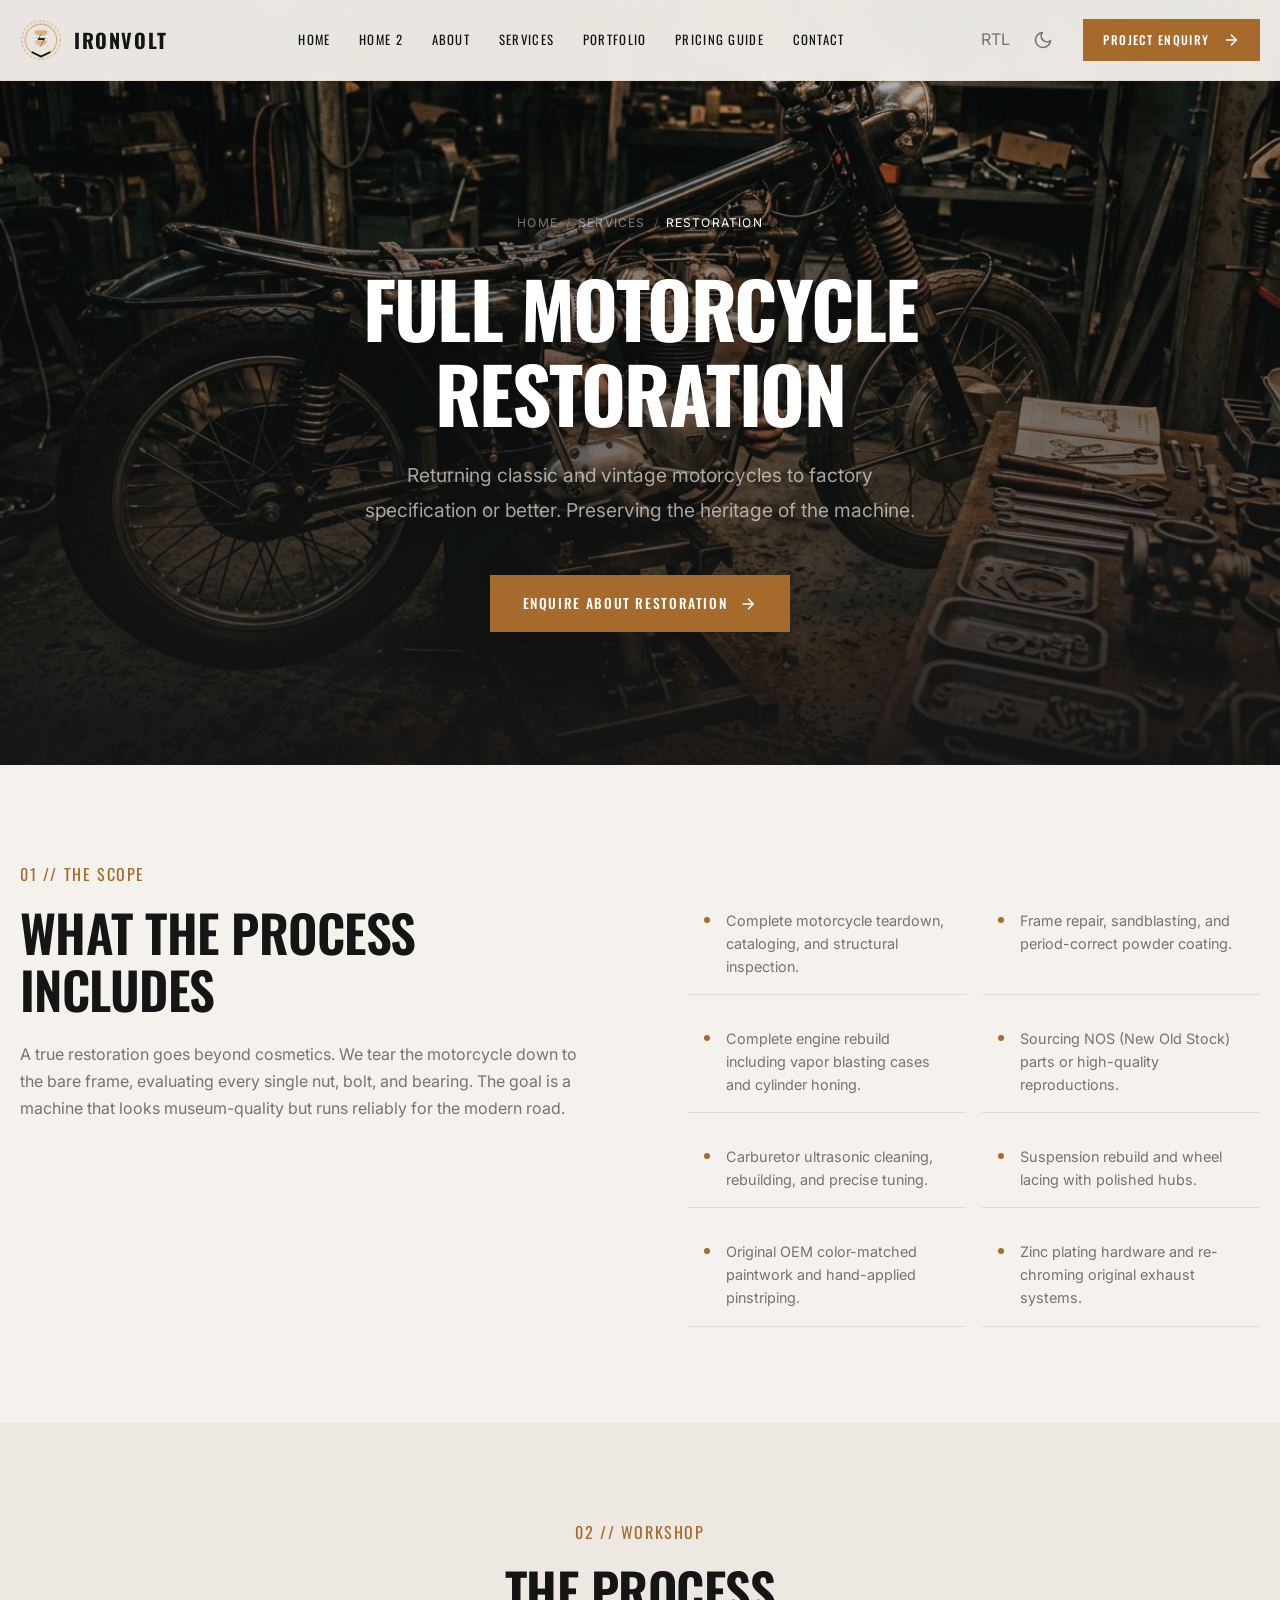
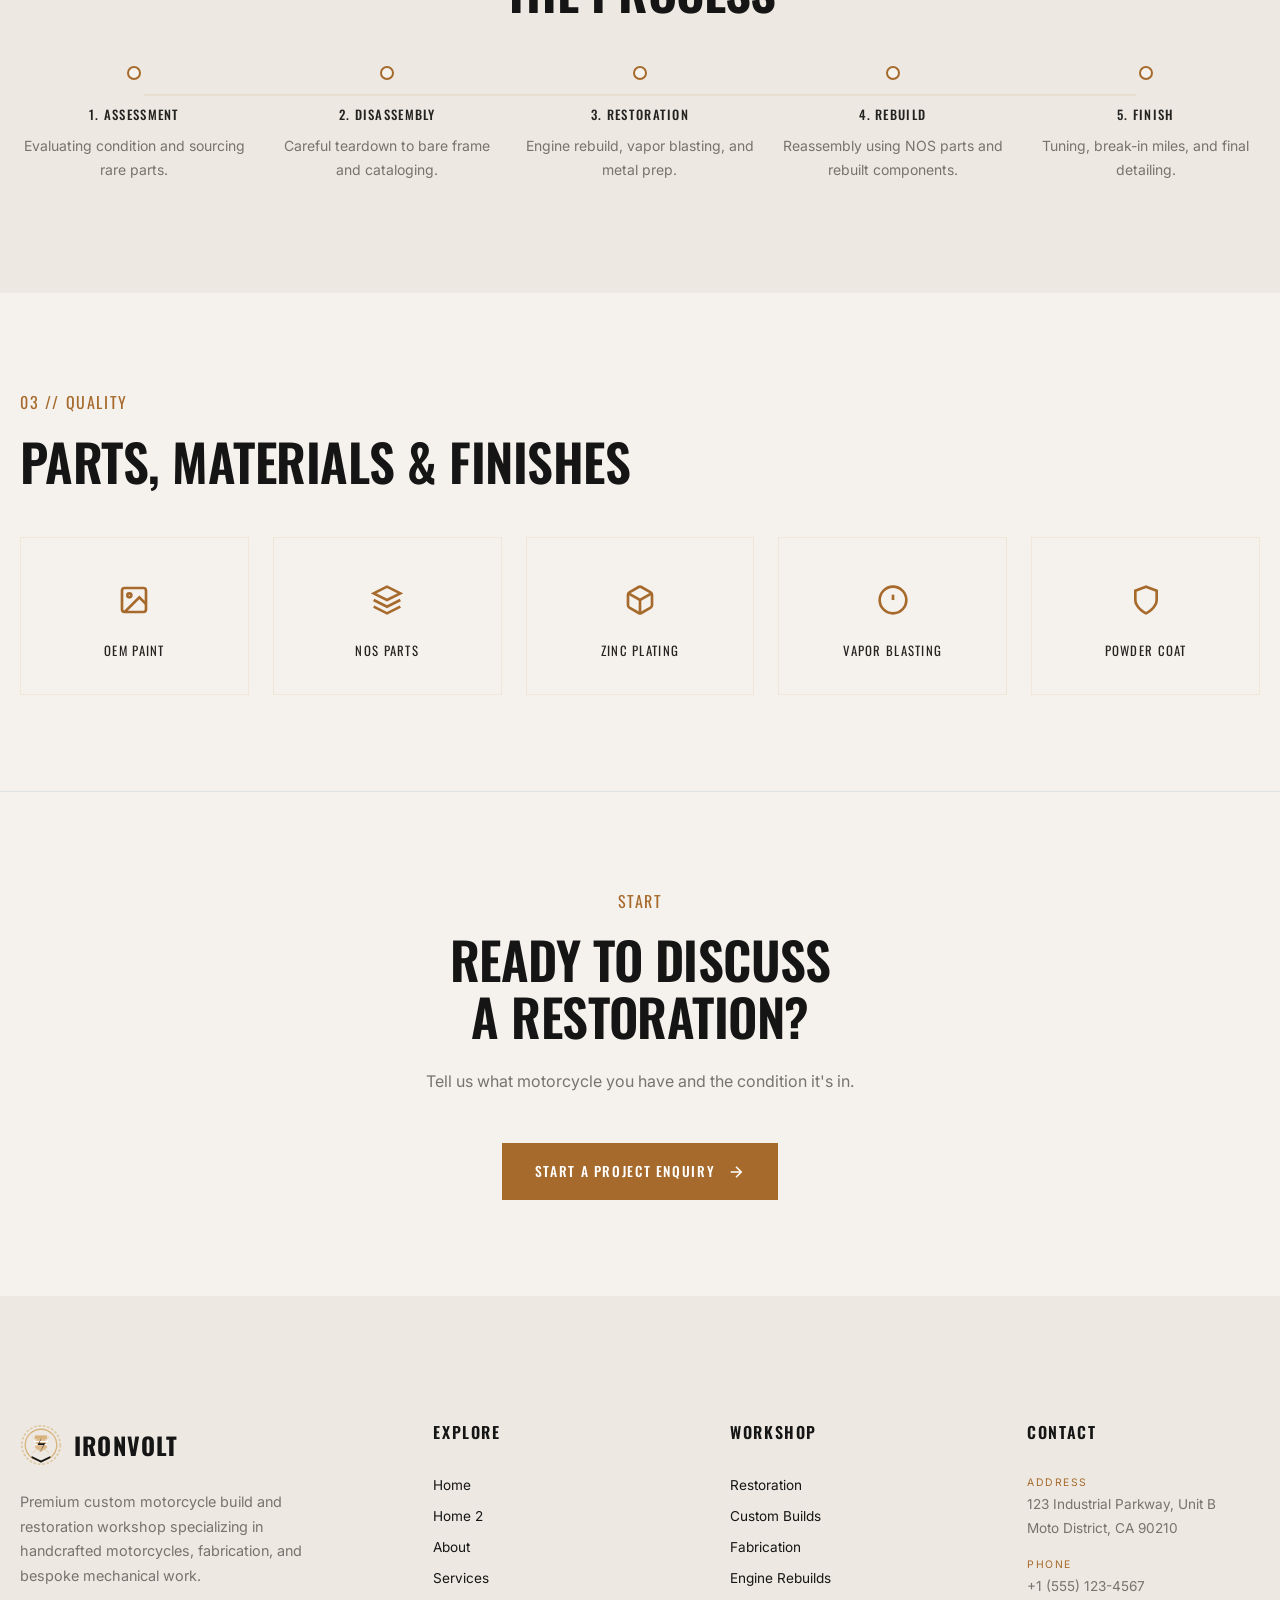
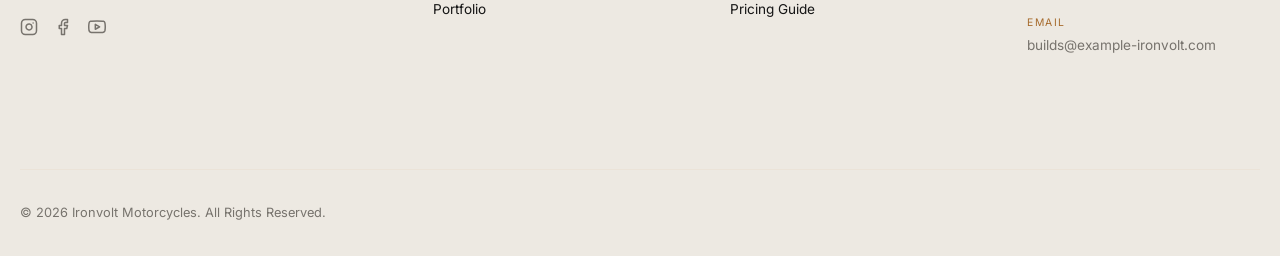
<file: service-details.html>
<!DOCTYPE html>
<html lang="en" dir="ltr" data-theme="light">
<head>
  <meta charset="UTF-8">
  <meta name="viewport" content="width=device-width, initial-scale=1.0">
  <title>Full Motorcycle Restoration | Ironvolt</title>
  <link rel="icon" type="image/svg+xml" href="favicon.svg">
  <meta name="description" content="Detailed look into the Ironvolt full motorcycle restoration process. Returning classic motorcycles back to factory specification or better.">
  
  <meta property="og:type" content="website">
  <meta property="og:title" content="Full Motorcycle Restoration | Ironvolt">
  <meta property="og:description" content="Detailed look into the Ironvolt full motorcycle restoration process.">
  <meta property="og:image" content="assets/images/restoration.jpg">
  <link rel="canonical" href="https://example-ironvolt.com/pages/service-details.html">

  <link rel="preconnect" href="https://fonts.googleapis.com">
  <link rel="preconnect" href="https://fonts.gstatic.com" crossorigin>
  <link href="https://fonts.googleapis.com/css2?family=Inter:wght@400;500;600&family=Oswald:wght@400;500;600;700&display=swap" rel="stylesheet">
  
  <link href="https://cdn.jsdelivr.net/npm/bootstrap@5.3.0/dist/css/bootstrap.min.css" rel="stylesheet">
  <link rel="stylesheet" href="assets/css/style.css">
</head>
<body>
  <a href="#main-content" class="iv-skip-link">Skip to content</a>

  <!-- ============================================ -->
  <!-- HEADER / NAVBAR                              -->
  <!-- ============================================ -->
  <header class="iv-header">
    <div class="iv-container">
      <div class="iv-header__inner">
        <a href="index.html" class="iv-logo" aria-label="Ironvolt Motorcycles - Custom Builds & Restoration">
          <svg class="iv-logo__mark" viewBox="0 0 48 48" fill="none" xmlns="http://www.w3.org/2000/svg" aria-hidden="true">
            <circle cx="24" cy="24" r="22" stroke="currentColor" stroke-width="2" stroke-dasharray="3 2" opacity="0.6"/>
            <circle cx="24" cy="24" r="18" stroke="currentColor" stroke-width="1.5"/>
            <path d="M15 15L33 33M33 15L15 33" stroke="currentColor" stroke-width="1.5" stroke-linecap="round" opacity="0.3"/>
            <path d="M17 13H31V17H17V13Z" fill="currentColor"/>
            <path d="M19 17L17 27L24 32L31 27L29 17H19Z" fill="currentColor" opacity="0.85"/>
            <line x1="16" y1="20" x2="32" y2="20" stroke="var(--bg-card, #141416)" stroke-width="1.5"/>
            <line x1="17" y1="23.5" x2="31" y2="23.5" stroke="var(--bg-card, #141416)" stroke-width="1.5"/>
            <path d="M25 15L20 24H27L22 33L29 22H22L25 15Z" fill="var(--color-primary, #d88935)"/>
            <path d="M14 38L24 43L34 38" stroke="var(--color-primary, #d88935)" stroke-width="2" stroke-linecap="round" stroke-linejoin="round"/>
          </svg>
          <div class="iv-logo__text">
            <span class="iv-logo__name">IRONVOLT</span>
          </div>
        </a>

        <nav class="iv-nav" aria-label="Main Navigation">
          <a href="index.html" class="iv-nav__link">Home</a>
          <a href="home-2.html" class="iv-nav__link">Home 2</a>
          <a href="about.html" class="iv-nav__link">About</a>
          <a href="services.html" class="iv-nav__link">Services</a>
          <a href="portfolio.html" class="iv-nav__link">Portfolio</a>
          <a href="pricing-guide.html" class="iv-nav__link">Pricing Guide</a>
          <a href="contact.html" class="iv-nav__link">Contact</a>
        </nav>

        <div class="iv-header__actions">
          <button class="iv-header__action-btn js-rtl-toggle" aria-label="Toggle RTL">
            <svg xmlns="http://www.w3.org/2000/svg" width="20" height="20" viewBox="0 0 24 24" fill="none"
              stroke="currentColor" stroke-width="2" stroke-linecap="round" stroke-linejoin="round">
              <path d="M3 12h18" />
              <path d="M3 12l6-6" />
              <path d="M3 12l6 6" />
            </svg>
          </button>
          <button class="iv-header__action-btn js-theme-toggle" aria-label="Toggle Theme"></button>
          <div class="iv-header__cta">
            <a href="enquiry.html" class="iv-btn iv-btn--primary iv-btn--sm ">
              Project Enquiry
              <svg class="iv-arrow" xmlns="http://www.w3.org/2000/svg" viewBox="0 0 24 24" fill="none" stroke="currentColor" stroke-width="2"><line x1="5" y1="12" x2="19" y2="12"></line><polyline points="12 5 19 12 12 19"></polyline></svg>
            </a>
          </div>
        </div>

        <button class="iv-hamburger" aria-label="Toggle Mobile Menu" aria-expanded="false">
          <span class="iv-hamburger__lines">
            <span class="iv-hamburger__line"></span>
            <span class="iv-hamburger__line"></span>
            <span class="iv-hamburger__line"></span>
          </span>
        </button>
      </div>
    </div>
  </header>

  <!-- Mobile Nav Drawer (Abbreviated for space) -->
  <div class="iv-mobile-nav"><button class="iv-mobile-nav__close js-mobile-close" aria-label="Close Menu"><svg xmlns="http://www.w3.org/2000/svg" width="32" height="32" viewBox="0 0 24 24" fill="none" stroke="currentColor" stroke-width="2" stroke-linecap="round" stroke-linejoin="round"><line x1="18" y1="6" x2="6" y2="18"></line><line x1="6" y1="6" x2="18" y2="18"></line></svg></button>
    <a href="index.html" class="iv-mobile-nav__link">Home</a>
    <a href="home-2.html" class="iv-mobile-nav__link">Home 2</a>
    <a href="about.html" class="iv-mobile-nav__link">About</a>
    <a href="services.html" class="iv-mobile-nav__link">Services</a>
    <a href="portfolio.html" class="iv-mobile-nav__link">Portfolio</a>
    <a href="pricing-guide.html" class="iv-mobile-nav__link">Pricing Guide</a>
    <a href="contact.html" class="iv-mobile-nav__link">Contact</a>
    
    <div class="iv-mobile-nav__cta">
      <a href="enquiry.html" class="iv-btn iv-btn--primary" style="width: 100%; justify-content: center;">
        Project Enquiry
      </a>
    </div>

    <div class="iv-mobile-nav__controls">
      <button class="iv-mobile-nav__toggle js-theme-toggle">Dark Mode</button>
      <button class="iv-mobile-nav__toggle js-rtl-toggle">RTL Mode</button>
    </div>
  </div>
  <div class="iv-mobile-overlay"></div>

  <main id="main-content">

    <!-- ============================================ -->
    <!-- SECTION 01 — HERO                            -->
    <!-- ============================================ -->
    <section class="iv-hero iv-hero--page">
      <div class="iv-hero__bg">
        <img src="assets/images/restoration.jpg" alt="Motorcycle Restoration" loading="eager">
      </div>
      <div class="iv-hero__overlay"></div>
      
      <div class="iv-container">
        <div class="iv-hero__content iv-reveal iv-reveal--left">
          <div class="iv-breadcrumb">
            <a href="../index.html" class="iv-breadcrumb__item">Home</a>
            <span class="iv-breadcrumb__sep">/</span>
            <a href="services.html" class="iv-breadcrumb__item">Services</a>
            <span class="iv-breadcrumb__sep">/</span>
            <span class="iv-breadcrumb__item text-white">Restoration</span>
          </div>
          <h1 class="iv-hero__title">FULL MOTORCYCLE<br>RESTORATION</h1>
          <p class="iv-hero__subtitle">Returning classic and vintage motorcycles to factory specification or better. Preserving the heritage of the machine.</p>
          
          <div class="iv-hero__actions">
            <a href="enquiry.html" class="iv-btn iv-btn--primary ">
              Enquire About Restoration
              <svg class="iv-arrow" xmlns="http://www.w3.org/2000/svg" viewBox="0 0 24 24" fill="none" stroke="currentColor" stroke-width="2"><line x1="5" y1="12" x2="19" y2="12"></line><polyline points="12 5 19 12 12 19"></polyline></svg>
            </a>
          </div>
        </div>
      </div>
    </section>

    <!-- ============================================ -->
    <!-- SECTION 02 — INCLUDES                        -->
    <!-- ============================================ -->
    <section class="iv-section">
      <div class="iv-container">
        <div class="iv-split align-items-start">
          <div class="iv-reveal iv-reveal--left">
            <div class="section-number mb-3">01 // THE SCOPE</div>
            <h2>WHAT THE PROCESS INCLUDES</h2>
            <p class="mt-4">A true restoration goes beyond cosmetics. We tear the motorcycle down to the bare frame, evaluating every single nut, bolt, and bearing. The goal is a machine that looks museum-quality but runs reliably for the modern road.</p>
          </div>
          
          <div class="iv-reveal iv-reveal--right">
            <div class="iv-detail-list">
              <div class="iv-detail-list__item">
                <div class="iv-detail-list__bullet"></div>
                <div class="iv-detail-list__text">Complete motorcycle teardown, cataloging, and structural inspection.</div>
              </div>
              <div class="iv-detail-list__item">
                <div class="iv-detail-list__bullet"></div>
                <div class="iv-detail-list__text">Frame repair, sandblasting, and period-correct powder coating.</div>
              </div>
              <div class="iv-detail-list__item">
                <div class="iv-detail-list__bullet"></div>
                <div class="iv-detail-list__text">Complete engine rebuild including vapor blasting cases and cylinder honing.</div>
              </div>
              <div class="iv-detail-list__item">
                <div class="iv-detail-list__bullet"></div>
                <div class="iv-detail-list__text">Sourcing NOS (New Old Stock) parts or high-quality reproductions.</div>
              </div>
              <div class="iv-detail-list__item">
                <div class="iv-detail-list__bullet"></div>
                <div class="iv-detail-list__text">Carburetor ultrasonic cleaning, rebuilding, and precise tuning.</div>
              </div>
              <div class="iv-detail-list__item">
                <div class="iv-detail-list__bullet"></div>
                <div class="iv-detail-list__text">Suspension rebuild and wheel lacing with polished hubs.</div>
              </div>
              <div class="iv-detail-list__item">
                <div class="iv-detail-list__bullet"></div>
                <div class="iv-detail-list__text">Original OEM color-matched paintwork and hand-applied pinstriping.</div>
              </div>
              <div class="iv-detail-list__item">
                <div class="iv-detail-list__bullet"></div>
                <div class="iv-detail-list__text">Zinc plating hardware and re-chroming original exhaust systems.</div>
              </div>
            </div>
          </div>
        </div>
      </div>
    </section>

    <!-- ============================================ -->
    <!-- SECTION 03 — WORKSHOP PROCESS                -->
    <!-- ============================================ -->
    <section class="iv-section iv-section--dark">
      <div class="iv-container">
        <div class="text-center mb-5 iv-reveal">
          <div class="section-number mb-3">02 // WORKSHOP</div>
          <h2>THE PROCESS</h2>
        </div>

        <div class="iv-process-timeline iv-reveal iv-reveal--d1">
          <div class="iv-process-step">
            <div class="iv-process-step__dot"></div>
            <div class="iv-process-step__title">1. ASSESSMENT</div>
            <p class="small text-muted mt-2">Evaluating condition and sourcing rare parts.</p>
          </div>
          <div class="iv-process-step">
            <div class="iv-process-step__dot"></div>
            <div class="iv-process-step__title">2. DISASSEMBLY</div>
            <p class="small text-muted mt-2">Careful teardown to bare frame and cataloging.</p>
          </div>
          <div class="iv-process-step">
            <div class="iv-process-step__dot"></div>
            <div class="iv-process-step__title">3. RESTORATION</div>
            <p class="small text-muted mt-2">Engine rebuild, vapor blasting, and metal prep.</p>
          </div>
          <div class="iv-process-step">
            <div class="iv-process-step__dot"></div>
            <div class="iv-process-step__title">4. REBUILD</div>
            <p class="small text-muted mt-2">Reassembly using NOS parts and rebuilt components.</p>
          </div>
          <div class="iv-process-step">
            <div class="iv-process-step__dot"></div>
            <div class="iv-process-step__title">5. FINISH</div>
            <p class="small text-muted mt-2">Tuning, break-in miles, and final detailing.</p>
          </div>
        </div>
      </div>
    </section>

    <!-- ============================================ -->
    <!-- SECTION 04 — MATERIALS                       -->
    <!-- ============================================ -->
    <section class="iv-section">
      <div class="iv-container">
        <div class="mb-5 iv-reveal">
          <div class="section-number mb-3">03 // QUALITY</div>
          <h2>PARTS, MATERIALS & FINISHES</h2>
        </div>

        <div class="iv-materials iv-reveal iv-reveal--d1">
          <div class="iv-material">
            <div class="iv-material__icon">
              <svg xmlns="http://www.w3.org/2000/svg" width="32" height="32" viewBox="0 0 24 24" fill="none" stroke="currentColor" stroke-width="2"><rect x="3" y="3" width="18" height="18" rx="2" ry="2"></rect><circle cx="8.5" cy="8.5" r="1.5"></circle><polyline points="21 15 16 10 5 21"></polyline></svg>
            </div>
            <div class="iv-material__name">OEM PAINT</div>
          </div>
          <div class="iv-material">
            <div class="iv-material__icon">
              <svg xmlns="http://www.w3.org/2000/svg" width="32" height="32" viewBox="0 0 24 24" fill="none" stroke="currentColor" stroke-width="2"><polygon points="12 2 2 7 12 12 22 7 12 2"></polygon><polyline points="2 17 12 22 22 17"></polyline><polyline points="2 12 12 17 22 12"></polyline></svg>
            </div>
            <div class="iv-material__name">NOS PARTS</div>
          </div>
          <div class="iv-material">
            <div class="iv-material__icon">
              <svg xmlns="http://www.w3.org/2000/svg" width="32" height="32" viewBox="0 0 24 24" fill="none" stroke="currentColor" stroke-width="2"><path d="M21 16V8a2 2 0 0 0-1-1.73l-7-4a2 2 0 0 0-2 0l-7 4A2 2 0 0 0 3 8v8a2 2 0 0 0 1 1.73l7 4a2 2 0 0 0 2 0l7-4A2 2 0 0 0 21 16z"></path><polyline points="3.27 6.96 12 12.01 20.73 6.96"></polyline><line x1="12" y1="22.08" x2="12" y2="12"></line></svg>
            </div>
            <div class="iv-material__name">ZINC PLATING</div>
          </div>
          <div class="iv-material">
            <div class="iv-material__icon">
              <svg xmlns="http://www.w3.org/2000/svg" width="32" height="32" viewBox="0 0 24 24" fill="none" stroke="currentColor" stroke-width="2"><circle cx="12" cy="12" r="10"></circle><line x1="12" y1="8" x2="12" y2="12"></line><line x1="12" y1="16" x2="12.01" y2="16"></line></svg>
            </div>
            <div class="iv-material__name">VAPOR BLASTING</div>
          </div>
          <div class="iv-material">
            <div class="iv-material__icon">
              <svg xmlns="http://www.w3.org/2000/svg" width="32" height="32" viewBox="0 0 24 24" fill="none" stroke="currentColor" stroke-width="2"><path d="M12 22s8-4 8-10V5l-8-3-8 3v7c0 6 8 10 8 10z"></path></svg>
            </div>
            <div class="iv-material__name">POWDER COAT</div>
          </div>
        </div>
      </div>
    </section>

    <!-- ============================================ -->
    <!-- SECTION 05 — CTA                             -->
    <!-- ============================================ -->
    <section class="iv-cta iv-section border-top border-subtle">
      <div class="iv-container">
        <div class="iv-reveal iv-reveal--scale">
          <div class="section-number mb-3">START</div>
          <h2>READY TO DISCUSS<br>A RESTORATION?</h2>
          <p>Tell us what motorcycle you have and the condition it's in.</p>
          
          <div class="iv-cta__actions mt-5">
            <a href="enquiry.html" class="iv-btn iv-btn--primary ">
              Start A Project Enquiry
              <svg class="iv-arrow" xmlns="http://www.w3.org/2000/svg" viewBox="0 0 24 24" fill="none" stroke="currentColor" stroke-width="2"><line x1="5" y1="12" x2="19" y2="12"></line><polyline points="12 5 19 12 12 19"></polyline></svg>
            </a>
          </div>
        </div>
      </div>
    </section>

  </main>

  <!-- ============================================ -->
  <!-- FOOTER & MODAL (Same as services.html)       -->
  <!-- ============================================ -->
  <footer class="iv-footer">
    <div class="iv-container">
      <div class="iv-footer__grid">
        
        <div>
          <a href="index.html" class="iv-logo mb-4" aria-label="Ironvolt Motorcycles - Custom Builds & Restoration" style="display: flex; align-items: center; gap: 0.75rem;">
            <svg class="iv-logo__mark" viewBox="0 0 48 48" fill="none" xmlns="http://www.w3.org/2000/svg" aria-hidden="true">
              <circle cx="24" cy="24" r="22" stroke="currentColor" stroke-width="2" stroke-dasharray="3 2" opacity="0.6"/>
              <circle cx="24" cy="24" r="18" stroke="currentColor" stroke-width="1.5"/>
              <path d="M15 15L33 33M33 15L15 33" stroke="currentColor" stroke-width="1.5" stroke-linecap="round" opacity="0.3"/>
              <path d="M17 13H31V17H17V13Z" fill="currentColor"/>
              <path d="M19 17L17 27L24 32L31 27L29 17H19Z" fill="currentColor" opacity="0.85"/>
              <line x1="16" y1="20" x2="32" y2="20" stroke="var(--bg-card, #141416)" stroke-width="1.5"/>
              <line x1="17" y1="23.5" x2="31" y2="23.5" stroke="var(--bg-card, #141416)" stroke-width="1.5"/>
              <path d="M25 15L20 24H27L22 33L29 22H22L25 15Z" fill="var(--color-primary, #d88935)"/>
              <path d="M14 38L24 43L34 38" stroke="var(--color-primary, #d88935)" stroke-width="2" stroke-linecap="round" stroke-linejoin="round"/>
            </svg>
            <div class="iv-logo__text" style="text-align: left;">
              <span class="iv-footer__brand-name" style="margin-bottom: 0; line-height: 1; display: block;">IRONVOLT</span>
            </div>
          </a>
          <p class="iv-footer__brand-text">Premium custom motorcycle build and restoration workshop specializing in handcrafted motorcycles, fabrication, and bespoke mechanical work.</p>
        
          <div class="iv-footer__social">
          <a href="#" class="iv-footer__social-link" aria-label="Instagram">
            <svg xmlns="http://www.w3.org/2000/svg" viewBox="0 0 24 24" fill="none" stroke="currentColor" stroke-width="2" stroke-linecap="round" stroke-linejoin="round"><rect x="2" y="2" width="20" height="20" rx="5" ry="5"></rect><path d="M16 11.37A4 4 0 1 1 12.63 8 4 4 0 0 1 16 11.37z"></path><line x1="17.5" y1="6.5" x2="17.51" y2="6.5"></line></svg>
          </a>
          <a href="#" class="iv-footer__social-link" aria-label="Facebook">
            <svg xmlns="http://www.w3.org/2000/svg" viewBox="0 0 24 24" fill="none" stroke="currentColor" stroke-width="2" stroke-linecap="round" stroke-linejoin="round"><path d="M18 2h-3a5 5 0 0 0-5 5v3H7v4h3v8h4v-8h3l1-4h-4V7a1 1 0 0 1 1-1h3z"></path></svg>
          </a>
          <a href="#" class="iv-footer__social-link" aria-label="YouTube">
            <svg xmlns="http://www.w3.org/2000/svg" viewBox="0 0 24 24" fill="none" stroke="currentColor" stroke-width="2" stroke-linecap="round" stroke-linejoin="round"><path d="M22.54 6.42a2.78 2.78 0 0 0-1.94-2C18.88 4 12 4 12 4s-6.88 0-8.6.46a2.78 2.78 0 0 0-1.94 2A29 29 0 0 0 1 11.75a29 29 0 0 0 .46 5.33A2.78 2.78 0 0 0 3.4 19c1.72.46 8.6.46 8.6.46s6.88 0 8.6-.46a2.78 2.78 0 0 0 1.94-2 29 29 0 0 0 .46-5.25 29 29 0 0 0-.46-5.33z"></path><polygon points="9.75 15.02 15.5 11.75 9.75 8.48 9.75 15.02"></polygon></svg>
          </a>
        </div>
</div>

        <div>
          <h4 class="iv-footer__heading">EXPLORE</h4>
          <div class="iv-footer__links">
            <a href="index.html" class="iv-footer__link">Home</a>
            <a href="home-2.html" class="iv-footer__link">Home 2</a>
            <a href="about.html" class="iv-footer__link">About</a>
            <a href="services.html" class="iv-footer__link">Services</a>
            <a href="portfolio.html" class="iv-footer__link">Portfolio</a>
          </div>
        </div>

        <div>
          <h4 class="iv-footer__heading">WORKSHOP</h4>
          <div class="iv-footer__links">
            <a href="services.html#restoration" class="iv-footer__link">Restoration</a>
            <a href="services.html#custom" class="iv-footer__link">Custom Builds</a>
            <a href="services.html#fabrication" class="iv-footer__link">Fabrication</a>
            <a href="services.html#engine" class="iv-footer__link">Engine Rebuilds</a>
            <a href="pricing-guide.html" class="iv-footer__link">Pricing Guide</a>
          </div>
        </div>

        <div>
          <h4 class="iv-footer__heading">CONTACT</h4>
          <div class="iv-footer__contact-item">
            <div class="iv-footer__contact-label">Address</div>
            <div class="iv-footer__contact-value">123 Industrial Parkway, Unit B<br>Moto District, CA 90210</div>
          </div>
          <div class="iv-footer__contact-item">
            <div class="iv-footer__contact-label">Phone</div>
            <div class="iv-footer__contact-value">+1 (555) 123-4567</div>
          </div>
          <div class="iv-footer__contact-item">
            <div class="iv-footer__contact-label">Email</div>
            <div class="iv-footer__contact-value">builds@example-ironvolt.com</div>
          </div>
        </div>

      </div>

      <div class="iv-footer__bottom">
        <div class="iv-footer__copyright">
          &copy; 2026 Ironvolt Motorcycles. All Rights Reserved.
        </div>
        
      </div>
    </div>
  </footer>

  <div class="iv-modal-overlay"></div>
  <div class="iv-modal" id="enquiryModal">
    <!-- abbreviated modal structure -->
    <button class="iv-modal__close">Close</button>
  </div>

  <script src="assets/js/main.js"></script>

  <button class='iv-back-to-top' aria-label='Back to top'>
    <svg xmlns='http://www.w3.org/2000/svg' viewBox='0 0 24 24' fill='none' stroke='currentColor' stroke-width='2'>
      <polyline points='18 15 12 9 6 15'></polyline>
    </svg>
  </button>
</body>
</html>
</file>
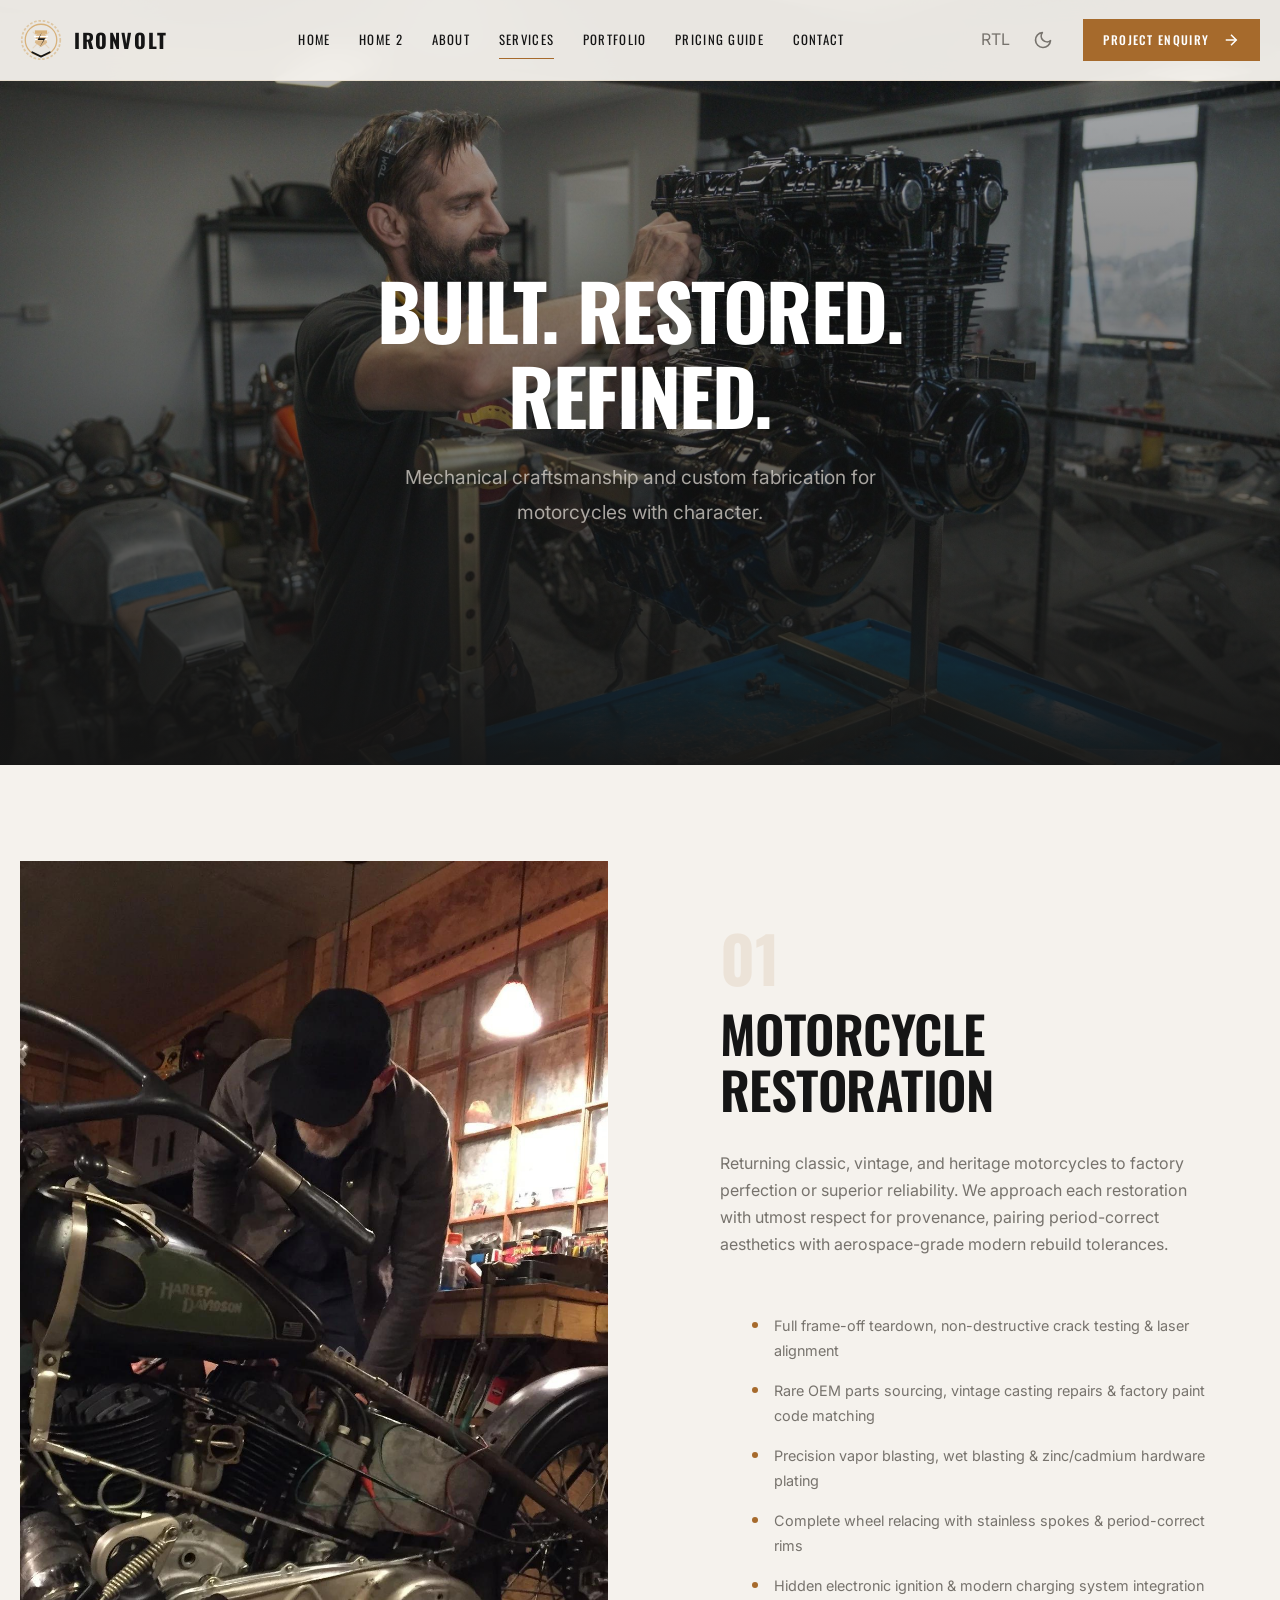
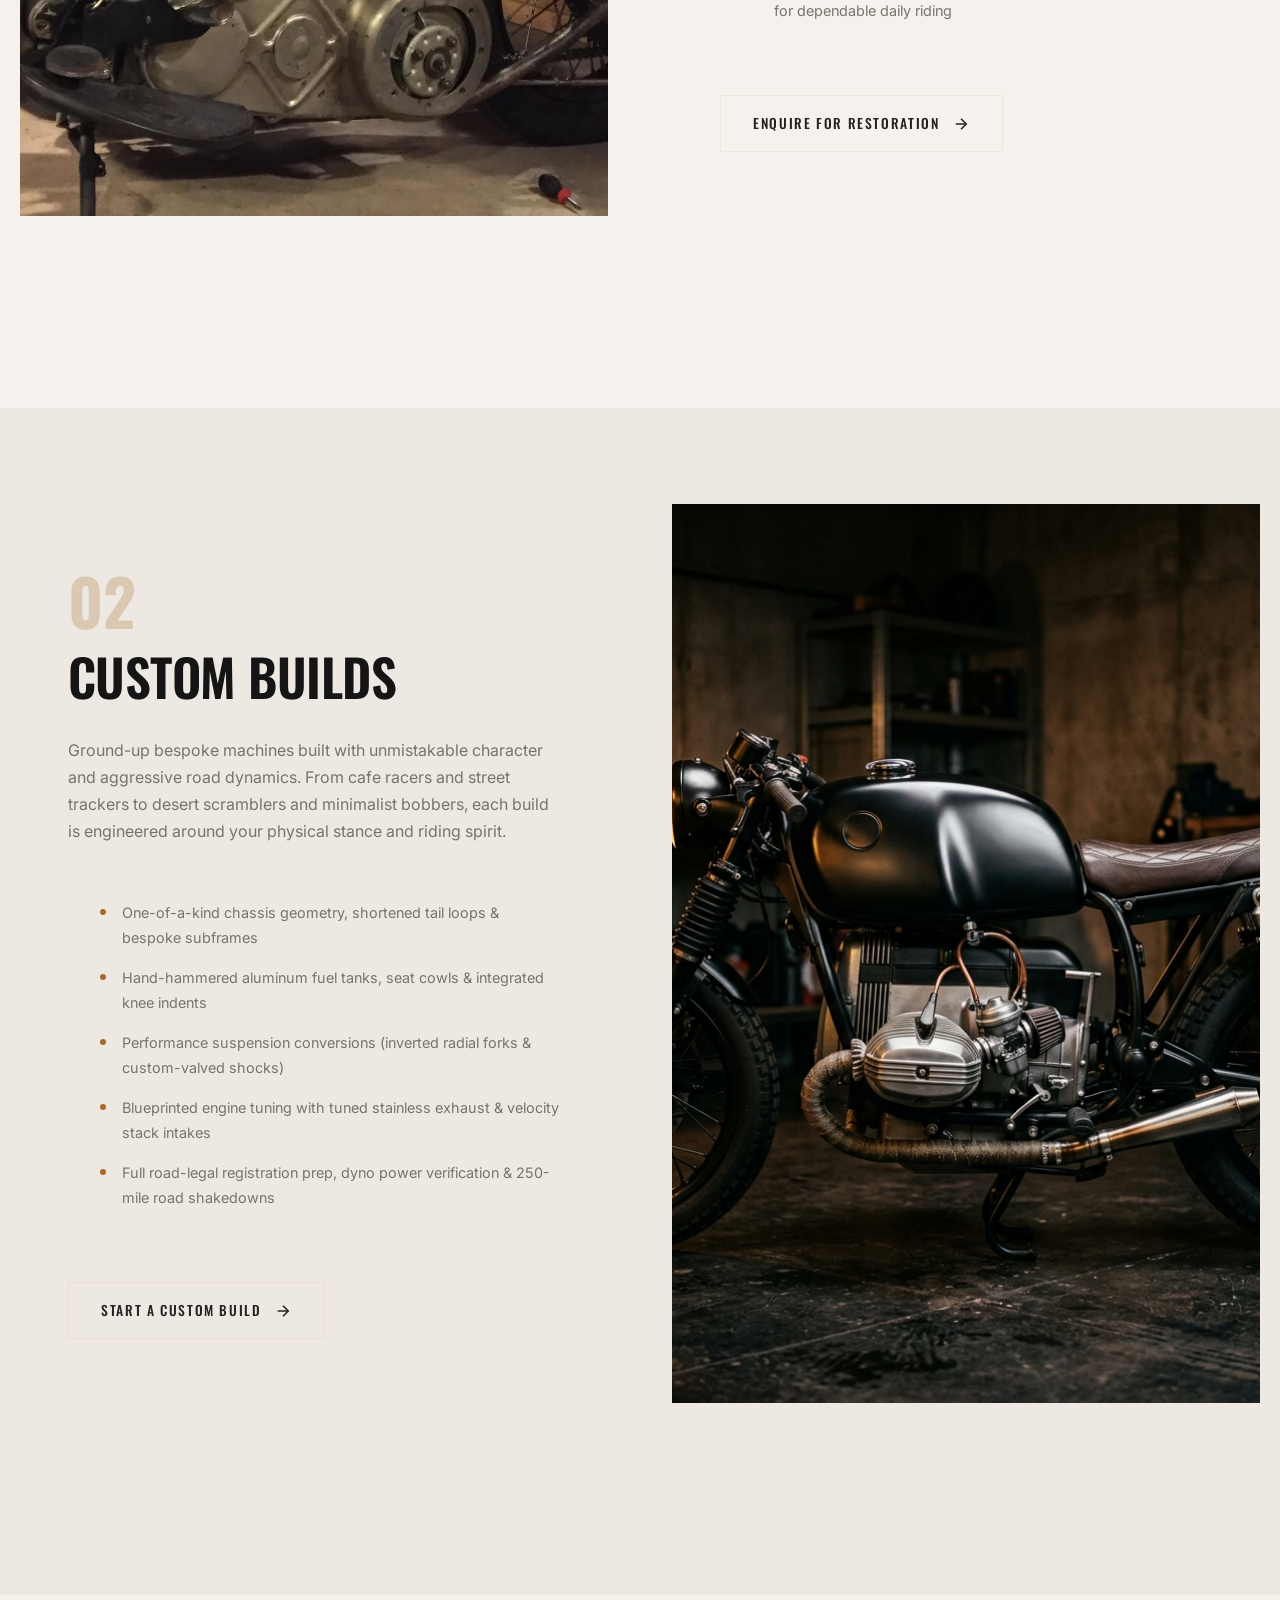
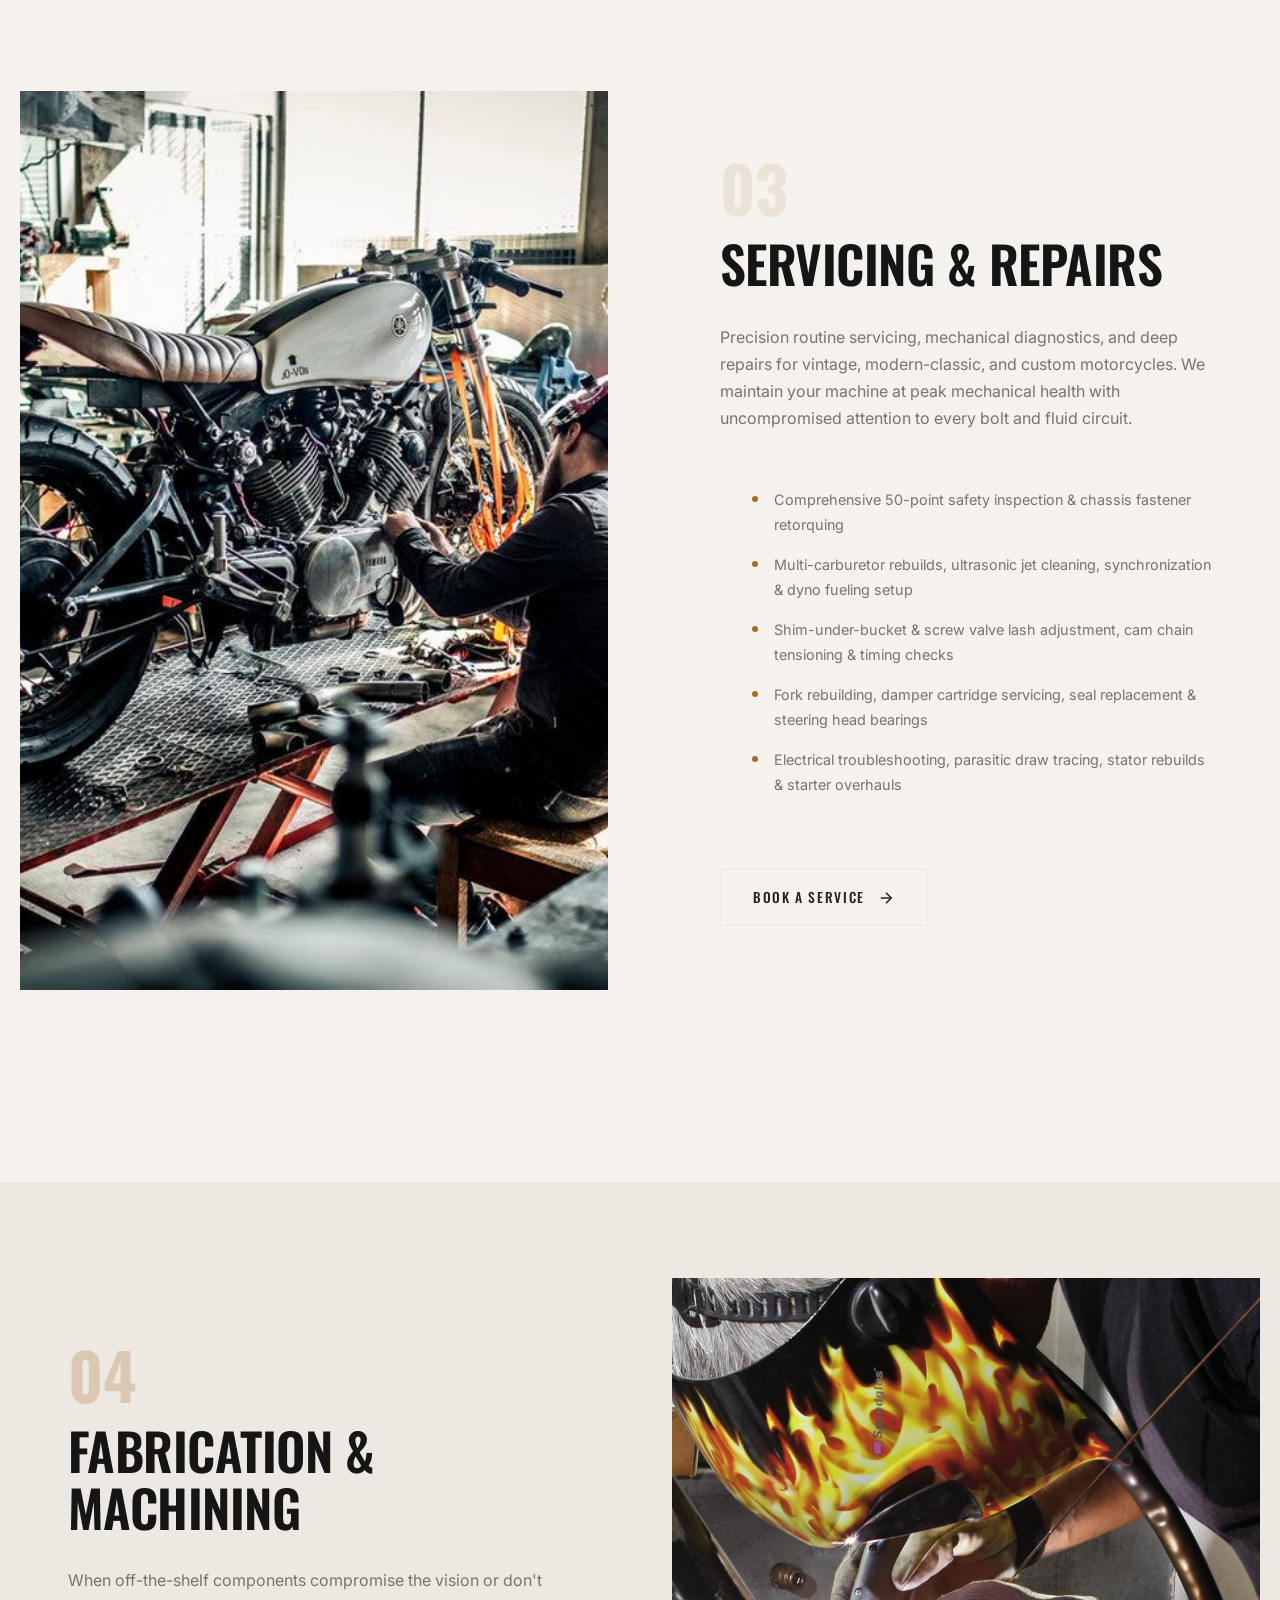
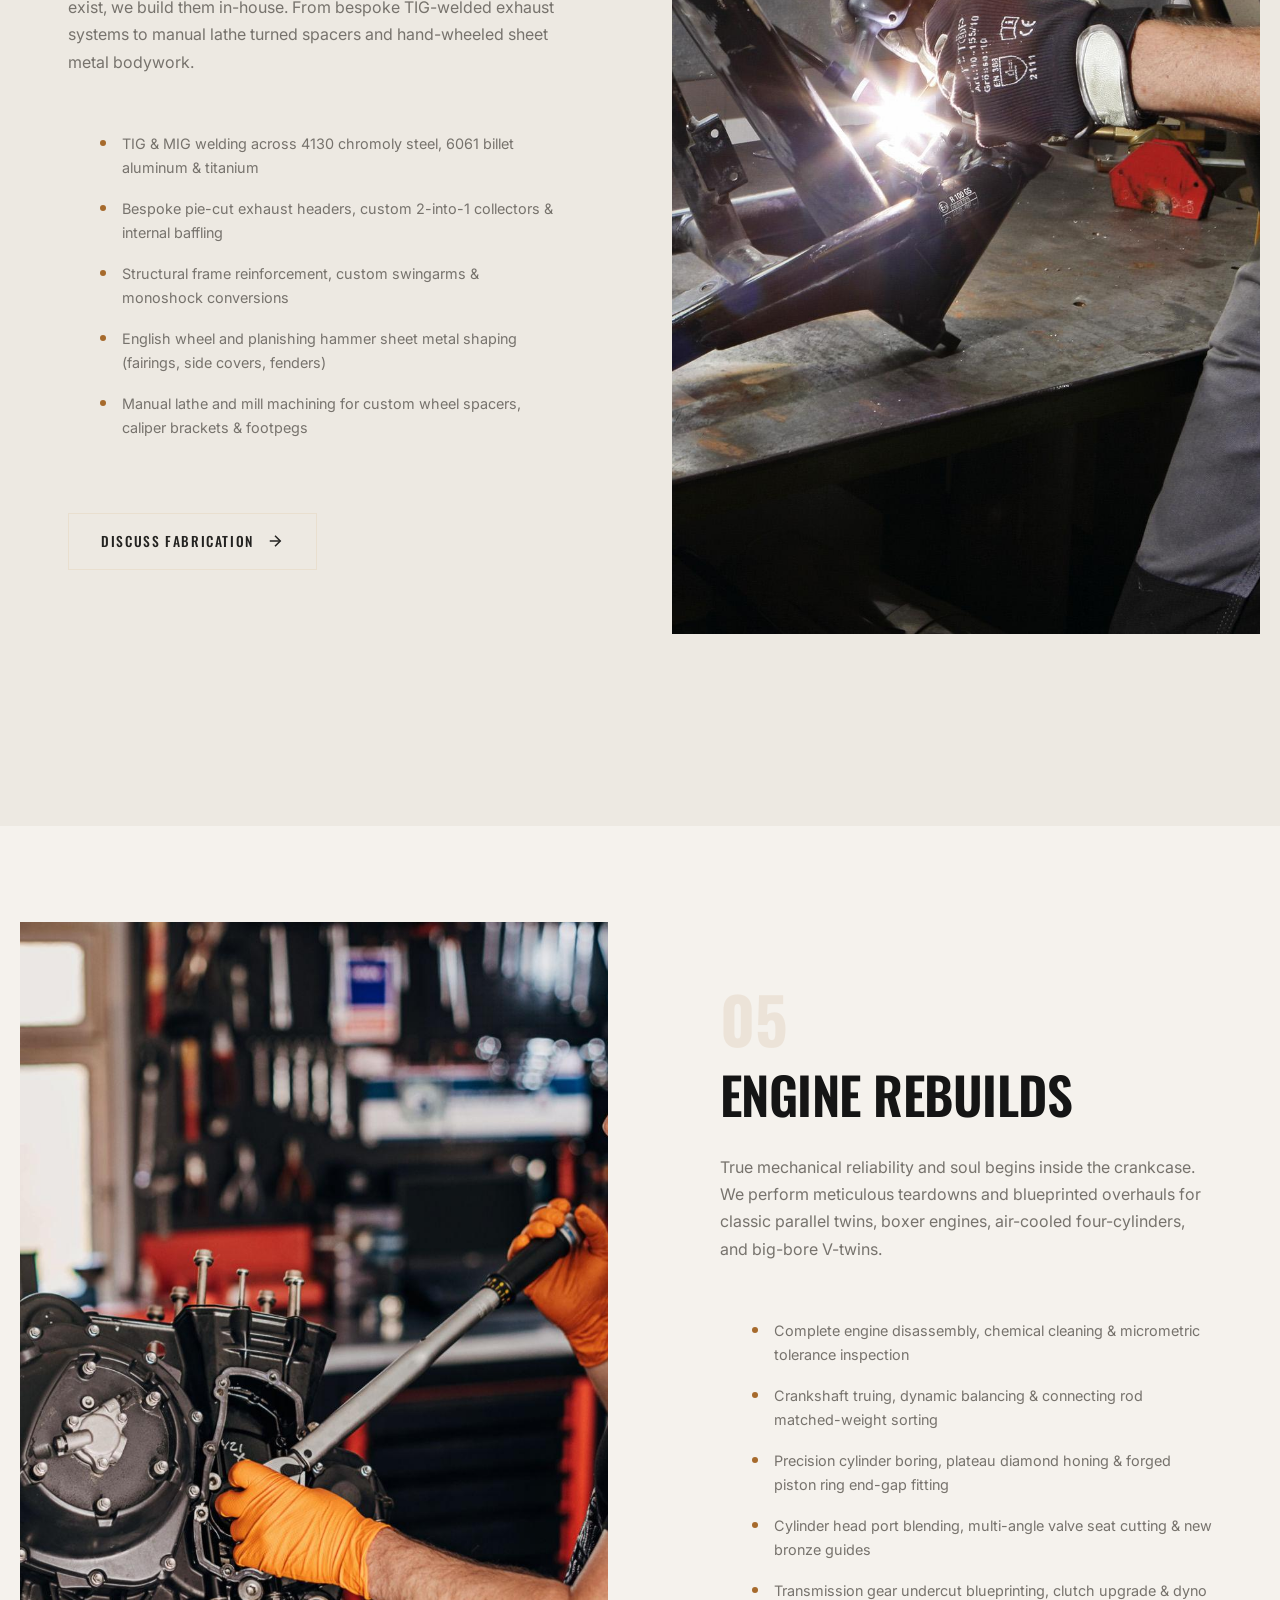
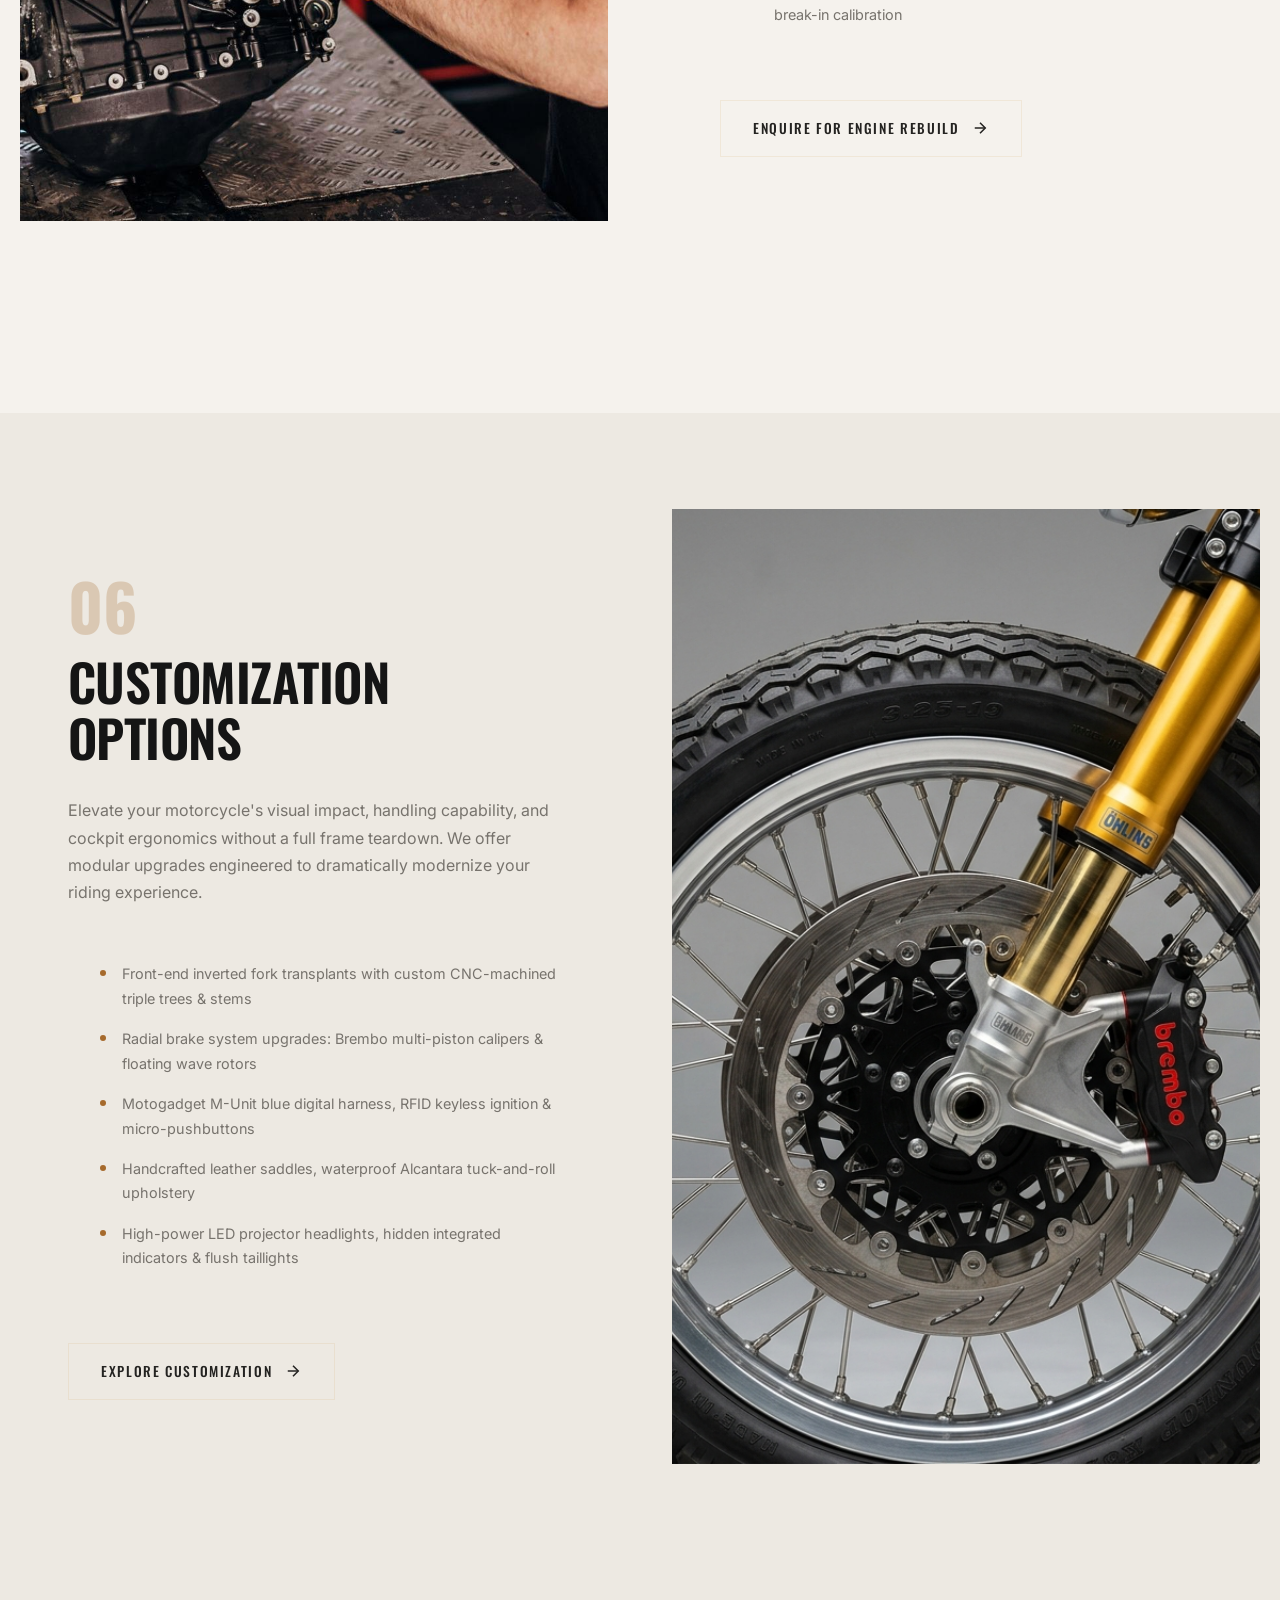
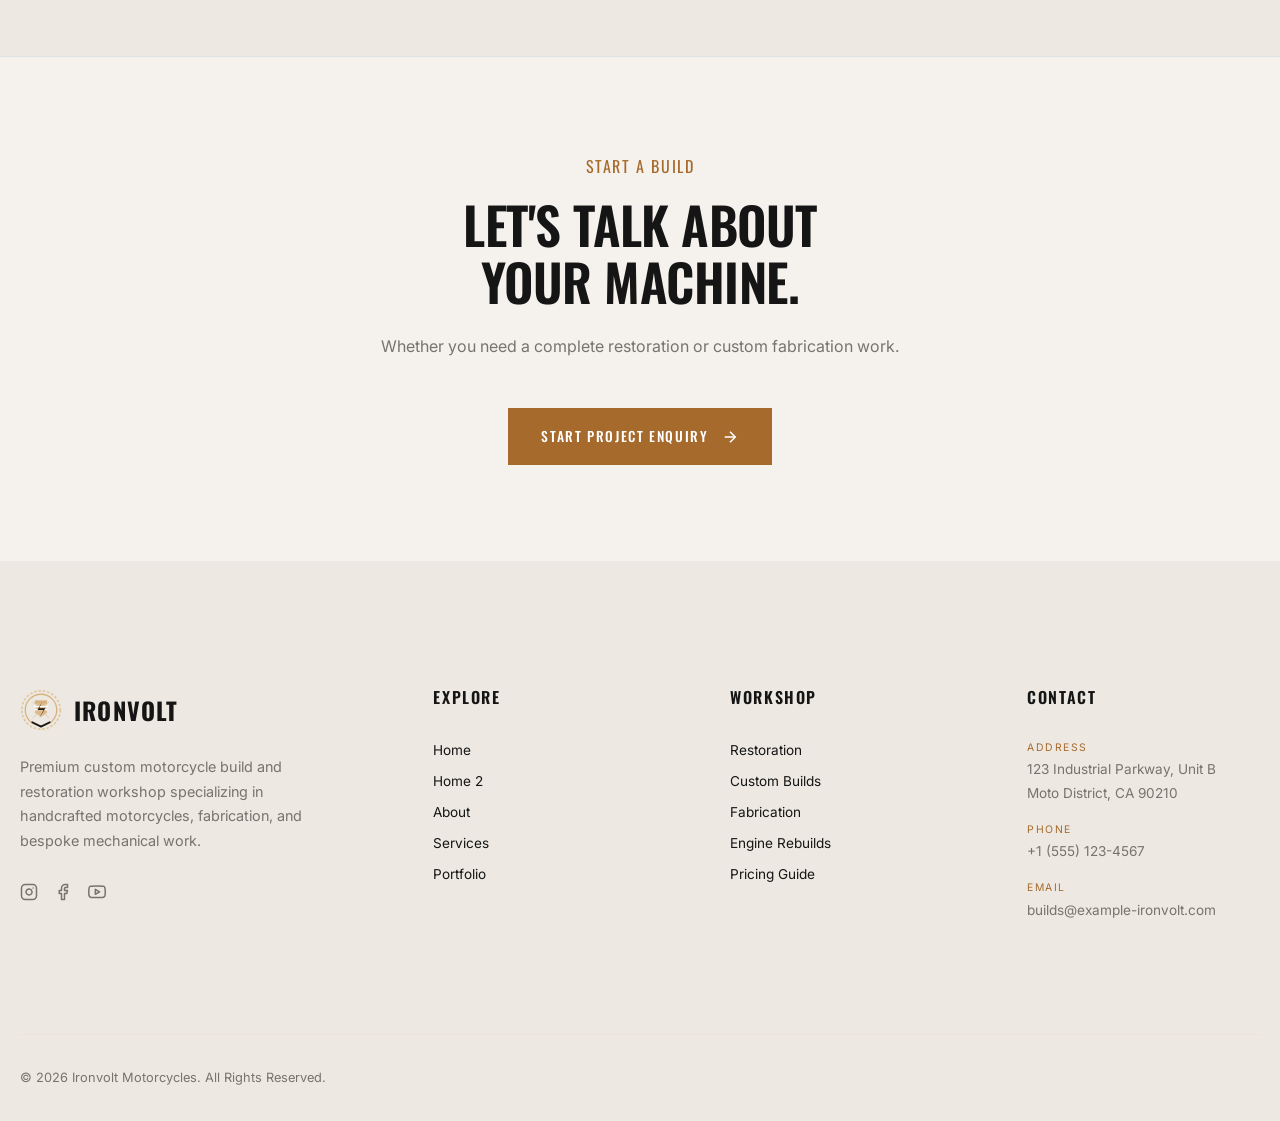
<file: services.html>
<!DOCTYPE html>
<html lang="en" dir="ltr" data-theme="light">

<head>
  <meta charset="UTF-8">
  <meta name="viewport" content="width=device-width, initial-scale=1.0">
  <title>Motorcycle Restoration & Custom Fabrication | Ironvolt</title>
  <link rel="icon" type="image/svg+xml" href="favicon.svg">
  <meta name="description"
    content="Mechanical craftsmanship and custom fabrication for motorcycles with character. Specializing in restoration, custom builds, fabrication, and engine rebuilds.">

  <meta property="og:type" content="website">
  <meta property="og:title" content="Motorcycle Restoration & Custom Fabrication | Ironvolt">
  <meta property="og:description"
    content="Mechanical craftsmanship and custom fabrication for motorcycles with character.">
  <meta property="og:image" content="assets/images/workshop.jpg">
  <link rel="canonical" href="https://example-ironvolt.com/pages/services.html">

  <link rel="preconnect" href="https://fonts.googleapis.com">
  <link rel="preconnect" href="https://fonts.gstatic.com" crossorigin>
  <link
    href="https://fonts.googleapis.com/css2?family=Inter:wght@400;500;600&family=Oswald:wght@400;500;600;700&display=swap"
    rel="stylesheet">

  <link href="https://cdn.jsdelivr.net/npm/bootstrap@5.3.0/dist/css/bootstrap.min.css" rel="stylesheet">
  <link rel="stylesheet" href="assets/css/style.css">
</head>

<body>
  <a href="#main-content" class="iv-skip-link">Skip to content</a>

  <!-- ============================================ -->
  <!-- HEADER / NAVBAR                              -->
  <!-- ============================================ -->
  <header class="iv-header">
    <div class="iv-container">
      <div class="iv-header__inner">
        <a href="index.html" class="iv-logo" aria-label="Ironvolt Motorcycles - Custom Builds & Restoration">
          <svg class="iv-logo__mark" viewBox="0 0 48 48" fill="none" xmlns="http://www.w3.org/2000/svg" aria-hidden="true">
            <circle cx="24" cy="24" r="22" stroke="currentColor" stroke-width="2" stroke-dasharray="3 2" opacity="0.6"/>
            <circle cx="24" cy="24" r="18" stroke="currentColor" stroke-width="1.5"/>
            <path d="M15 15L33 33M33 15L15 33" stroke="currentColor" stroke-width="1.5" stroke-linecap="round" opacity="0.3"/>
            <path d="M17 13H31V17H17V13Z" fill="currentColor"/>
            <path d="M19 17L17 27L24 32L31 27L29 17H19Z" fill="currentColor" opacity="0.85"/>
            <line x1="16" y1="20" x2="32" y2="20" stroke="var(--bg-card, #141416)" stroke-width="1.5"/>
            <line x1="17" y1="23.5" x2="31" y2="23.5" stroke="var(--bg-card, #141416)" stroke-width="1.5"/>
            <path d="M25 15L20 24H27L22 33L29 22H22L25 15Z" fill="var(--color-primary, #d88935)"/>
            <path d="M14 38L24 43L34 38" stroke="var(--color-primary, #d88935)" stroke-width="2" stroke-linecap="round" stroke-linejoin="round"/>
          </svg>
          <div class="iv-logo__text">
            <span class="iv-logo__name">IRONVOLT</span>
          </div>
        </a>

        <nav class="iv-nav" aria-label="Main Navigation">
          <a href="index.html" class="iv-nav__link">Home</a>
          <a href="home-2.html" class="iv-nav__link">Home 2</a>
          <a href="about.html" class="iv-nav__link">About</a>
          <a href="services.html" class="iv-nav__link active">Services</a>
          <a href="portfolio.html" class="iv-nav__link">Portfolio</a>
          <a href="pricing-guide.html" class="iv-nav__link">Pricing Guide</a>
          <a href="contact.html" class="iv-nav__link">Contact</a>
        </nav>

        <div class="iv-header__actions">
          <button class="iv-header__action-btn js-rtl-toggle" aria-label="Toggle RTL">
            <svg xmlns="http://www.w3.org/2000/svg" width="20" height="20" viewBox="0 0 24 24" fill="none"
              stroke="currentColor" stroke-width="2" stroke-linecap="round" stroke-linejoin="round">
              <path d="M3 12h18" />
              <path d="M3 12l6-6" />
              <path d="M3 12l6 6" />
            </svg>
          </button>
          <button class="iv-header__action-btn js-theme-toggle" aria-label="Toggle Theme"></button>
          <div class="iv-header__cta">
            <a href="enquiry.html" class="iv-btn iv-btn--primary iv-btn--sm ">
              Project Enquiry
              <svg class="iv-arrow" xmlns="http://www.w3.org/2000/svg" viewBox="0 0 24 24" fill="none"
                stroke="currentColor" stroke-width="2">
                <line x1="5" y1="12" x2="19" y2="12"></line>
                <polyline points="12 5 19 12 12 19"></polyline>
              </svg>
            </a>
          </div>
        </div>

        <button class="iv-hamburger" aria-label="Toggle Mobile Menu" aria-expanded="false">
          <span class="iv-hamburger__lines">
            <span class="iv-hamburger__line"></span>
            <span class="iv-hamburger__line"></span>
            <span class="iv-hamburger__line"></span>
          </span>
        </button>
      </div>
    </div>
  </header>

  <!-- Mobile Nav Drawer -->
  <div class="iv-mobile-nav"><button class="iv-mobile-nav__close js-mobile-close" aria-label="Close Menu"><svg
        xmlns="http://www.w3.org/2000/svg" width="32" height="32" viewBox="0 0 24 24" fill="none" stroke="currentColor"
        stroke-width="2" stroke-linecap="round" stroke-linejoin="round">
        <line x1="18" y1="6" x2="6" y2="18"></line>
        <line x1="6" y1="6" x2="18" y2="18"></line>
      </svg></button>
    <a href="index.html" class="iv-mobile-nav__link">Home</a>
    <a href="home-2.html" class="iv-mobile-nav__link">Home 2</a>
    <a href="about.html" class="iv-mobile-nav__link">About</a>
    <a href="services.html" class="iv-mobile-nav__link active">Services</a>
    <a href="portfolio.html" class="iv-mobile-nav__link">Portfolio</a>
    <a href="pricing-guide.html" class="iv-mobile-nav__link">Pricing Guide</a>
    <a href="contact.html" class="iv-mobile-nav__link">Contact</a>

    <div class="iv-mobile-nav__cta">
      <a href="enquiry.html" class="iv-btn iv-btn--primary" style="width: 100%; justify-content: center;">
        Project Enquiry
      </a>
    </div>

    <div class="iv-mobile-nav__controls">
      <button class="iv-mobile-nav__toggle js-theme-toggle">Dark Mode</button>
      <button class="iv-mobile-nav__toggle js-rtl-toggle">RTL Mode</button>
    </div>
  </div>
  <div class="iv-mobile-overlay"></div>



  <main id="main-content">

    <!-- ============================================ -->
    <!-- SECTION 01 — HERO                            -->
    <!-- ============================================ -->
    <section class="iv-hero iv-hero--page">
      <div class="iv-hero__bg">
        <img src="assets/images/service-hero.jpg" alt="Workshop overview" loading="eager">
      </div>
      <div class="iv-hero__overlay"></div>

      <div class="iv-container">
        <div class="iv-hero__content iv-reveal iv-reveal--left">

          <h1 class="iv-hero__title">BUILT. RESTORED.<br>REFINED.</h1>
          <p class="iv-hero__subtitle">Mechanical craftsmanship and custom fabrication for motorcycles with character.
          </p>
        </div>
      </div>
    </section>

    <!-- ============================================ -->
    <!-- SECTION 02 — MOTORCYCLE RESTORATION          -->
    <!-- ============================================ -->
    <section class="iv-section" id="restoration">
      <div class="iv-container">
        <div class="iv-service-block iv-reveal">
          <img src="assets/images/service1.jpg" alt="Motorcycle Restoration" class="iv-service-block__img"
            loading="lazy">

          <div class="iv-service-block__content">
            <div class="iv-service-block__number">01</div>
            <h2>MOTORCYCLE RESTORATION</h2>
            <p class="mt-4">Returning classic, vintage, and heritage motorcycles to factory perfection or superior reliability. We approach each restoration with utmost respect for provenance, pairing period-correct aesthetics with aerospace-grade modern rebuild tolerances.</p>

            <ul class="iv-service-block__list">
              <li class="iv-service-block__list-item">Full frame-off teardown, non-destructive crack testing & laser alignment</li>
              <li class="iv-service-block__list-item">Rare OEM parts sourcing, vintage casting repairs & factory paint code matching</li>
              <li class="iv-service-block__list-item">Precision vapor blasting, wet blasting & zinc/cadmium hardware plating</li>
              <li class="iv-service-block__list-item">Complete wheel relacing with stainless spokes & period-correct rims</li>
              <li class="iv-service-block__list-item">Hidden electronic ignition & modern charging system integration for dependable daily riding</li>
            </ul>

            <div class="mt-5">
              <a href="enquiry.html" class="iv-btn iv-btn--outline">
                Enquire For Restoration
                <svg class="iv-arrow" xmlns="http://www.w3.org/2000/svg" viewBox="0 0 24 24" fill="none"
                  stroke="currentColor" stroke-width="2">
                  <line x1="5" y1="12" x2="19" y2="12"></line>
                  <polyline points="12 5 19 12 12 19"></polyline>
                </svg>
              </a>
            </div>
          </div>
        </div>
      </div>
    </section>

    <!-- ============================================ -->
    <!-- SECTION 03 — CUSTOM BUILDS                   -->
    <!-- ============================================ -->
    <section class="iv-section iv-section--dark" id="custom">
      <div class="iv-container">
        <div class="iv-service-block iv-service-block--reverse iv-reveal">
          <img src="assets/images/custom-build.jpg" alt="Bespoke Custom Motorcycle Build" class="iv-service-block__img" loading="lazy">

          <div class="iv-service-block__content">
            <div class="iv-service-block__number opacity-25">02</div>
            <h2>CUSTOM BUILDS</h2>
            <p class="mt-4">Ground-up bespoke machines built with unmistakable character and aggressive road dynamics. From cafe racers and street trackers to desert scramblers and minimalist bobbers, each build is engineered around your physical stance and riding spirit.</p>

            <ul class="iv-service-block__list">
              <li class="iv-service-block__list-item text-white-50">One-of-a-kind chassis geometry, shortened tail loops & bespoke subframes</li>
              <li class="iv-service-block__list-item text-white-50">Hand-hammered aluminum fuel tanks, seat cowls & integrated knee indents</li>
              <li class="iv-service-block__list-item text-white-50">Performance suspension conversions (inverted radial forks & custom-valved shocks)</li>
              <li class="iv-service-block__list-item text-white-50">Blueprinted engine tuning with tuned stainless exhaust & velocity stack intakes</li>
              <li class="iv-service-block__list-item text-white-50">Full road-legal registration prep, dyno power verification & 250-mile road shakedowns</li>
            </ul>

            <div class="mt-5">
              <a href="enquiry.html" class="iv-btn iv-btn--outline">
                Start A Custom Build
                <svg class="iv-arrow" xmlns="http://www.w3.org/2000/svg" viewBox="0 0 24 24" fill="none"
                  stroke="currentColor" stroke-width="2">
                  <line x1="5" y1="12" x2="19" y2="12"></line>
                  <polyline points="12 5 19 12 12 19"></polyline>
                </svg>
              </a>
            </div>
          </div>
        </div>
      </div>
    </section>

    <!-- ============================================ -->
    <!-- SECTION 04 — SERVICING & REPAIRS             -->
    <!-- ============================================ -->
    <section class="iv-section" id="servicing">
      <div class="iv-container">
        <div class="iv-service-block iv-reveal">
          <img src="assets/images/workshop.jpg" alt="Motorcycle Servicing and Repairs" class="iv-service-block__img" loading="lazy">

          <div class="iv-service-block__content">
            <div class="iv-service-block__number">03</div>
            <h2>SERVICING &amp; REPAIRS</h2>
            <p class="mt-4">Precision routine servicing, mechanical diagnostics, and deep repairs for vintage, modern-classic, and custom motorcycles. We maintain your machine at peak mechanical health with uncompromised attention to every bolt and fluid circuit.</p>

            <ul class="iv-service-block__list">
              <li class="iv-service-block__list-item">Comprehensive 50-point safety inspection & chassis fastener retorquing</li>
              <li class="iv-service-block__list-item">Multi-carburetor rebuilds, ultrasonic jet cleaning, synchronization & dyno fueling setup</li>
              <li class="iv-service-block__list-item">Shim-under-bucket & screw valve lash adjustment, cam chain tensioning & timing checks</li>
              <li class="iv-service-block__list-item">Fork rebuilding, damper cartridge servicing, seal replacement & steering head bearings</li>
              <li class="iv-service-block__list-item">Electrical troubleshooting, parasitic draw tracing, stator rebuilds & starter overhauls</li>
            </ul>

            <div class="mt-5">
              <a href="enquiry.html" class="iv-btn iv-btn--outline">
                Book A Service
                <svg class="iv-arrow" xmlns="http://www.w3.org/2000/svg" viewBox="0 0 24 24" fill="none"
                  stroke="currentColor" stroke-width="2">
                  <line x1="5" y1="12" x2="19" y2="12"></line>
                  <polyline points="12 5 19 12 12 19"></polyline>
                </svg>
              </a>
            </div>
          </div>
        </div>
      </div>
    </section>

    <!-- ============================================ -->
    <!-- SECTION 05 — FABRICATION & MACHINING         -->
    <!-- ============================================ -->
    <section class="iv-section iv-section--dark" id="fabrication">
      <div class="iv-container">
        <div class="iv-service-block iv-service-block--reverse iv-reveal">
          <img src="assets/images/service2.jpg" alt="Custom Fabrication & Machining" class="iv-service-block__img" loading="lazy">

          <div class="iv-service-block__content">
            <div class="iv-service-block__number opacity-25">04</div>
            <h2>FABRICATION &amp; MACHINING</h2>
            <p class="mt-4">When off-the-shelf components compromise the vision or don't exist, we build them in-house. From bespoke TIG-welded exhaust systems to manual lathe turned spacers and hand-wheeled sheet metal bodywork.</p>

            <ul class="iv-service-block__list">
              <li class="iv-service-block__list-item text-white-50">TIG & MIG welding across 4130 chromoly steel, 6061 billet aluminum & titanium</li>
              <li class="iv-service-block__list-item text-white-50">Bespoke pie-cut exhaust headers, custom 2-into-1 collectors & internal baffling</li>
              <li class="iv-service-block__list-item text-white-50">Structural frame reinforcement, custom swingarms & monoshock conversions</li>
              <li class="iv-service-block__list-item text-white-50">English wheel and planishing hammer sheet metal shaping (fairings, side covers, fenders)</li>
              <li class="iv-service-block__list-item text-white-50">Manual lathe and mill machining for custom wheel spacers, caliper brackets & footpegs</li>
            </ul>

            <div class="mt-5">
              <a href="enquiry.html" class="iv-btn iv-btn--outline">
                Discuss Fabrication
                <svg class="iv-arrow" xmlns="http://www.w3.org/2000/svg" viewBox="0 0 24 24" fill="none"
                  stroke="currentColor" stroke-width="2">
                  <line x1="5" y1="12" x2="19" y2="12"></line>
                  <polyline points="12 5 19 12 12 19"></polyline>
                </svg>
              </a>
            </div>
          </div>
        </div>
      </div>
    </section>

    <!-- ============================================ -->
    <!-- SECTION 06 — ENGINE REBUILDS                 -->
    <!-- ============================================ -->
    <section class="iv-section" id="engine">
      <div class="iv-container">
        <div class="iv-service-block iv-reveal">
          <img src="assets/images/service3.jpg" alt="Engine Rebuilds and Blueprinting" class="iv-service-block__img" loading="lazy">

          <div class="iv-service-block__content">
            <div class="iv-service-block__number">05</div>
            <h2>ENGINE REBUILDS</h2>
            <p class="mt-4">True mechanical reliability and soul begins inside the crankcase. We perform meticulous teardowns and blueprinted overhauls for classic parallel twins, boxer engines, air-cooled four-cylinders, and big-bore V-twins.</p>

            <ul class="iv-service-block__list">
              <li class="iv-service-block__list-item">Complete engine disassembly, chemical cleaning & micrometric tolerance inspection</li>
              <li class="iv-service-block__list-item">Crankshaft truing, dynamic balancing & connecting rod matched-weight sorting</li>
              <li class="iv-service-block__list-item">Precision cylinder boring, plateau diamond honing & forged piston ring end-gap fitting</li>
              <li class="iv-service-block__list-item">Cylinder head port blending, multi-angle valve seat cutting & new bronze guides</li>
              <li class="iv-service-block__list-item">Transmission gear undercut blueprinting, clutch upgrade & dyno break-in calibration</li>
            </ul>

            <div class="mt-5">
              <a href="enquiry.html" class="iv-btn iv-btn--outline">
                Enquire For Engine Rebuild
                <svg class="iv-arrow" xmlns="http://www.w3.org/2000/svg" viewBox="0 0 24 24" fill="none"
                  stroke="currentColor" stroke-width="2">
                  <line x1="5" y1="12" x2="19" y2="12"></line>
                  <polyline points="12 5 19 12 12 19"></polyline>
                </svg>
              </a>
            </div>
          </div>
        </div>
      </div>
    </section>

    <!-- ============================================ -->
    <!-- SECTION 07 — CUSTOMIZATION OPTIONS           -->
    <!-- ============================================ -->
    <section class="iv-section iv-section--dark" id="customization">
      <div class="iv-container">
        <div class="iv-service-block iv-service-block--reverse iv-reveal">
          <img src="assets/images/part-suspension.jpg" alt="Motorcycle Customization Options" class="iv-service-block__img" loading="lazy">

          <div class="iv-service-block__content">
            <div class="iv-service-block__number opacity-25">06</div>
            <h2>CUSTOMIZATION OPTIONS</h2>
            <p class="mt-4">Elevate your motorcycle's visual impact, handling capability, and cockpit ergonomics without a full frame teardown. We offer modular upgrades engineered to dramatically modernize your riding experience.</p>

            <ul class="iv-service-block__list">
              <li class="iv-service-block__list-item text-white-50">Front-end inverted fork transplants with custom CNC-machined triple trees & stems</li>
              <li class="iv-service-block__list-item text-white-50">Radial brake system upgrades: Brembo multi-piston calipers & floating wave rotors</li>
              <li class="iv-service-block__list-item text-white-50">Motogadget M-Unit blue digital harness, RFID keyless ignition & micro-pushbuttons</li>
              <li class="iv-service-block__list-item text-white-50">Handcrafted leather saddles, waterproof Alcantara tuck-and-roll upholstery</li>
              <li class="iv-service-block__list-item text-white-50">High-power LED projector headlights, hidden integrated indicators & flush taillights</li>
            </ul>

            <div class="mt-5">
              <a href="enquiry.html" class="iv-btn iv-btn--outline">
                Explore Customization
                <svg class="iv-arrow" xmlns="http://www.w3.org/2000/svg" viewBox="0 0 24 24" fill="none"
                  stroke="currentColor" stroke-width="2">
                  <line x1="5" y1="12" x2="19" y2="12"></line>
                  <polyline points="12 5 19 12 12 19"></polyline>
                </svg>
              </a>
            </div>
          </div>
        </div>
      </div>
    </section>

    <!-- ============================================ -->
    <!-- SECTION 05 — PROJECT ENQUIRY                 -->
    <!-- ============================================ -->
    <section class="iv-cta iv-section border-top border-subtle">
      <div class="iv-container">
        <div class="iv-reveal iv-reveal--scale">
          <div class="section-number mb-3">START A BUILD</div>
          <h2>LET'S TALK ABOUT<br>YOUR MACHINE.</h2>
          <p>Whether you need a complete restoration or custom fabrication work.</p>

          <div class="iv-cta__actions mt-5">
            <a href="enquiry.html" class="iv-btn iv-btn--primary ">
              Start Project Enquiry
              <svg class="iv-arrow" xmlns="http://www.w3.org/2000/svg" viewBox="0 0 24 24" fill="none"
                stroke="currentColor" stroke-width="2">
                <line x1="5" y1="12" x2="19" y2="12"></line>
                <polyline points="12 5 19 12 12 19"></polyline>
              </svg>
            </a>
          </div>
        </div>
      </div>
    </section>

  </main>

  <!-- ============================================ -->
  <!-- FOOTER                                       -->
  <!-- ============================================ -->
  <footer class="iv-footer">
    <div class="iv-container">
      <div class="iv-footer__grid">

        <div>
          <a href="index.html" class="iv-logo mb-4" aria-label="Ironvolt Motorcycles - Custom Builds & Restoration"
            style="display: flex; align-items: center; gap: 0.75rem;">
            <svg class="iv-logo__mark" viewBox="0 0 48 48" fill="none" xmlns="http://www.w3.org/2000/svg" aria-hidden="true">
              <circle cx="24" cy="24" r="22" stroke="currentColor" stroke-width="2" stroke-dasharray="3 2" opacity="0.6"/>
              <circle cx="24" cy="24" r="18" stroke="currentColor" stroke-width="1.5"/>
              <path d="M15 15L33 33M33 15L15 33" stroke="currentColor" stroke-width="1.5" stroke-linecap="round" opacity="0.3"/>
              <path d="M17 13H31V17H17V13Z" fill="currentColor"/>
              <path d="M19 17L17 27L24 32L31 27L29 17H19Z" fill="currentColor" opacity="0.85"/>
              <line x1="16" y1="20" x2="32" y2="20" stroke="var(--bg-card, #141416)" stroke-width="1.5"/>
              <line x1="17" y1="23.5" x2="31" y2="23.5" stroke="var(--bg-card, #141416)" stroke-width="1.5"/>
              <path d="M25 15L20 24H27L22 33L29 22H22L25 15Z" fill="var(--color-primary, #d88935)"/>
              <path d="M14 38L24 43L34 38" stroke="var(--color-primary, #d88935)" stroke-width="2" stroke-linecap="round" stroke-linejoin="round"/>
            </svg>
            <div class="iv-logo__text" style="text-align: left;">
              <span class="iv-footer__brand-name"
                style="margin-bottom: 0; line-height: 1; display: block;">IRONVOLT</span>
            </div>
          </a>
          <p class="iv-footer__brand-text">Premium custom motorcycle build and restoration workshop specializing in
            handcrafted motorcycles, fabrication, and bespoke mechanical work.</p>
        
          <div class="iv-footer__social">
          <a href="#" class="iv-footer__social-link" aria-label="Instagram">
            <svg xmlns="http://www.w3.org/2000/svg" viewBox="0 0 24 24" fill="none" stroke="currentColor"
              stroke-width="2" stroke-linecap="round" stroke-linejoin="round">
              <rect x="2" y="2" width="20" height="20" rx="5" ry="5"></rect>
              <path d="M16 11.37A4 4 0 1 1 12.63 8 4 4 0 0 1 16 11.37z"></path>
              <line x1="17.5" y1="6.5" x2="17.51" y2="6.5"></line>
            </svg>
          </a>
          <a href="#" class="iv-footer__social-link" aria-label="Facebook">
            <svg xmlns="http://www.w3.org/2000/svg" viewBox="0 0 24 24" fill="none" stroke="currentColor"
              stroke-width="2" stroke-linecap="round" stroke-linejoin="round">
              <path d="M18 2h-3a5 5 0 0 0-5 5v3H7v4h3v8h4v-8h3l1-4h-4V7a1 1 0 0 1 1-1h3z"></path>
            </svg>
          </a>
          <a href="#" class="iv-footer__social-link" aria-label="YouTube">
            <svg xmlns="http://www.w3.org/2000/svg" viewBox="0 0 24 24" fill="none" stroke="currentColor"
              stroke-width="2" stroke-linecap="round" stroke-linejoin="round">
              <path
                d="M22.54 6.42a2.78 2.78 0 0 0-1.94-2C18.88 4 12 4 12 4s-6.88 0-8.6.46a2.78 2.78 0 0 0-1.94 2A29 29 0 0 0 1 11.75a29 29 0 0 0 .46 5.33A2.78 2.78 0 0 0 3.4 19c1.72.46 8.6.46 8.6.46s6.88 0 8.6-.46a2.78 2.78 0 0 0 1.94-2 29 29 0 0 0 .46-5.25 29 29 0 0 0-.46-5.33z">
              </path>
              <polygon points="9.75 15.02 15.5 11.75 9.75 8.48 9.75 15.02"></polygon>
            </svg>
          </a>
        </div>
</div>

        <div>
          <h4 class="iv-footer__heading">EXPLORE</h4>
          <div class="iv-footer__links">
            <a href="index.html" class="iv-footer__link">Home</a>
            <a href="home-2.html" class="iv-footer__link">Home 2</a>
            <a href="about.html" class="iv-footer__link">About</a>
            <a href="services.html" class="iv-footer__link">Services</a>
            <a href="portfolio.html" class="iv-footer__link">Portfolio</a>
          </div>
        </div>

        <div>
          <h4 class="iv-footer__heading">WORKSHOP</h4>
          <div class="iv-footer__links">
            <a href="services.html#restoration" class="iv-footer__link">Restoration</a>
            <a href="services.html#custom" class="iv-footer__link">Custom Builds</a>
            <a href="services.html#fabrication" class="iv-footer__link">Fabrication</a>
            <a href="services.html#engine" class="iv-footer__link">Engine Rebuilds</a>
            <a href="pricing-guide.html" class="iv-footer__link">Pricing Guide</a>
          </div>
        </div>

        <div>
          <h4 class="iv-footer__heading">CONTACT</h4>
          <div class="iv-footer__contact-item">
            <div class="iv-footer__contact-label">Address</div>
            <div class="iv-footer__contact-value">123 Industrial Parkway, Unit B<br>Moto District, CA 90210</div>
          </div>
          <div class="iv-footer__contact-item">
            <div class="iv-footer__contact-label">Phone</div>
            <div class="iv-footer__contact-value">+1 (555) 123-4567</div>
          </div>
          <div class="iv-footer__contact-item">
            <div class="iv-footer__contact-label">Email</div>
            <div class="iv-footer__contact-value">builds@example-ironvolt.com</div>
          </div>
        </div>

      </div>

      <div class="iv-footer__bottom">
        <div class="iv-footer__copyright">
          &copy; 2026 Ironvolt Motorcycles. All Rights Reserved.
        </div>
        
      </div>
    </div>
  </footer>

  <button class="iv-back-to-top" aria-label="Back to top">
    <svg xmlns="http://www.w3.org/2000/svg" viewBox="0 0 24 24" fill="none" stroke="currentColor" stroke-width="2">
      <polyline points="18 15 12 9 6 15"></polyline>
    </svg>
  </button>

  <script src="assets/js/main.js"></script>
</body>

</html>
</file>
<file: assets/css/style.css>
/* ============================================
   IRONVOLT MOTORCYCLES — DESIGN SYSTEM
   Custom Builds / Restoration / Fabrication
   ============================================ */

/* ----------------------------------------
   1. CSS VARIABLES
   ---------------------------------------- */
:root {
    /* Brand Colors */
    --color-primary: #151515;
    --color-secondary: #A66A2C;
    --color-accent: #D8B27C;
    --color-light: #E8E3DB;
    --color-text: #242321;
    --color-muted: #77736D;
    --color-dark-surface: #1E1E1C;
    --color-border: rgba(216, 178, 124, 0.18);
    --color-white: #ffffff;
    --color-black: #000000;

    /* Theme Colors (Light Mode defaults) */
    --bg-primary: #F5F2ED;
    --bg-secondary: #EDE9E2;
    --bg-card: #ffffff;
    --bg-dark-section: #151515;
    --bg-input: #ffffff;
    --text-primary: #242321;
    --text-secondary: #77736D;
    --text-on-dark: #E8E3DB;
    --text-heading: #151515;
    --border-color: rgba(216, 178, 124, 0.18);
    --border-subtle: rgba(36, 35, 33, 0.1);
    --shadow-sm: 0 1px 3px rgba(0, 0, 0, 0.06);
    --shadow-md: 0 4px 12px rgba(0, 0, 0, 0.08);
    --shadow-lg: 0 12px 40px rgba(0, 0, 0, 0.12);
    --overlay: rgba(21, 21, 21, 0.7);
    --overlay-heavy: rgba(21, 21, 21, 0.85);

    /* Typography */
    --font-heading: 'Oswald', sans-serif;
    --font-body: 'Inter', sans-serif;

    /* Spacing */
    --space-xs: 0.25rem;
    --space-sm: 0.5rem;
    --space-md: 1rem;
    --space-lg: 1.5rem;
    --space-xl: 2rem;
    --space-2xl: 3rem;
    --space-3xl: 4rem;
    --space-4xl: 6rem;
    --space-5xl: 8rem;

    /* Container */
    --container-max: 1320px;
    --container-padding: 20px;

    /* Transitions */
    --transition-fast: 0.2s cubic-bezier(0.4, 0, 0.2, 1);
    --transition-base: 0.3s cubic-bezier(0.4, 0, 0.2, 1);
    --transition-slow: 0.5s cubic-bezier(0.4, 0, 0.2, 1);
    --transition-mechanical: 0.6s cubic-bezier(0.16, 1, 0.3, 1);

    /* Border Radius */
    --radius-sm: 2px;
    --radius-md: 4px;
    --radius-lg: 6px;

    /* Z-Index */
    --z-dropdown: 100;
    --z-sticky: 200;
    --z-modal-backdrop: 900;
    --z-modal: 1000;
    --z-toast: 1100;
}

/* ----------------------------------------
   Dark Mode Variables
   ---------------------------------------- */
[data-theme="dark"] {
    --bg-primary: #111110;
    --bg-secondary: #1A1A18;
    --bg-card: #1E1E1C;
    --bg-dark-section: #0A0A09;
    --bg-input: #1E1E1C;
    --text-primary: #E8E3DB;
    --text-secondary: #9E9A93;
    --text-on-dark: #E8E3DB;
    --text-heading: #F5F2ED;
    --border-color: rgba(216, 178, 124, 0.15);
    --border-subtle: rgba(232, 227, 219, 0.08);
    --shadow-sm: 0 1px 3px rgba(0, 0, 0, 0.2);
    --shadow-md: 0 4px 12px rgba(0, 0, 0, 0.3);
    --shadow-lg: 0 12px 40px rgba(0, 0, 0, 0.4);
    --overlay: rgba(10, 10, 9, 0.8);
    --overlay-heavy: rgba(10, 10, 9, 0.92);
}

/* ----------------------------------------
   2. RESET & BASE
   ---------------------------------------- */
*,
*::before,
*::after {
    box-sizing: border-box;
    margin: 0;
    padding: 0;
}

html {
    scroll-behavior: smooth;
    scroll-padding-top: 95px;
    -webkit-text-size-adjust: 100%;
    -moz-text-size-adjust: 100%;
    text-size-adjust: 100%;
}

@media (max-width: 991px) {
    html {
        scroll-padding-top: 90px;
    }
}

@media (max-width: 575px) {
    html {
        scroll-padding-top: 75px;
    }
}


body {
    font-family: var(--font-body);
    font-size: 1rem;
    line-height: 1.7;
    color: var(--text-primary);
    background-color: var(--bg-primary);
    -webkit-font-smoothing: antialiased;
    -moz-osx-font-smoothing: grayscale;
    overflow-x: hidden;
    transition: background-color var(--transition-base), color var(--transition-base);
}

body.no-scroll {
    overflow: hidden;
}

img {
    max-width: 100%;
    height: auto;
    display: block;
}

a {
    color: inherit;
    text-decoration: none;
    transition: color var(--transition-fast);
}

button {
    font-family: inherit;
    cursor: pointer;
    border: none;
    background: none;
    font-size: inherit;
}

ul,
ol {
    list-style: none;
}

input,
textarea,
select {
    font-family: inherit;
    font-size: inherit;
}

/* ----------------------------------------
   3. TYPOGRAPHY
   ---------------------------------------- */
h1,
h2,
h3,
h4,
h5,
h6 {
    font-family: var(--font-heading);
    font-weight: 600;
    line-height: 1.1;
    color: var(--text-heading);
    transition: color var(--transition-base);
}

h1 {
    font-size: clamp(2.5rem, 6vw, 5.5rem);
    font-weight: 700;
    letter-spacing: -0.02em;
    text-transform: uppercase;
}

h2 {
    font-size: clamp(2rem, 4vw, 3.5rem);
    font-weight: 600;
    letter-spacing: -0.01em;
    text-transform: uppercase;
}

h3 {
    font-size: clamp(1.25rem, 2.5vw, 1.75rem);
    font-weight: 600;
}

h4 {
    font-size: clamp(1.1rem, 2vw, 1.35rem);
    font-weight: 600;
}



p {
    color: var(--text-secondary);
    max-width: 65ch;
    transition: color var(--transition-base);
}

.label {
    font-family: var(--font-heading);
    font-size: 0.75rem;
    font-weight: 500;
    letter-spacing: 0.15em;
    text-transform: uppercase;
    color: var(--color-secondary);
}

.large-number {
    font-family: var(--font-heading);
    font-size: clamp(3rem, 8vw, 7rem);
    font-weight: 700;
    line-height: 1;
    color: var(--color-secondary);
    opacity: 0.2;
}

.section-number {
    font-family: var(--font-heading);
    font-size: 1rem;
    font-weight: 400;
    letter-spacing: 0.1em;
    color: var(--color-secondary);
}

[data-theme="dark"] .section-number {
    color: var(--color-secondary);
}

[data-theme="dark"] .iv-section--dark .section-number,
[data-theme="dark"] .iv-hero--page+* .section-number {
    color: var(--color-secondary);
}

/* Force section-number to be visible in dark mode */
[data-theme="dark"] .iv-section .section-number {
    color: var(--color-secondary);
}

/* About page — section-number white in dark mode (after hero) */
[data-theme="dark"] .section-number {
    color: #ffffff;
    opacity: 0.55;
}

/* ----------------------------------------
   4. GLOBAL LAYOUT
   ---------------------------------------- */
.iv-container {
    width: min(100% - 40px, var(--container-max));
    margin-inline: auto;
}

@media (max-width: 575px) {
    .iv-container {
        width: calc(100% - 32px);
    }
}

.iv-section {
    padding-block: var(--space-5xl);
    position: relative;
}

.iv-section--dark {
    background-color: var(--bg-secondary);
}

[data-theme="dark"] .iv-section--dark {
    background-color: var(--bg-secondary);
}

[data-theme="dark"] .iv-section--dark {
    background-color: var(--bg-secondary);
}

.iv-section--dark h2,
.iv-section--dark h3,
.iv-section--dark h4 {
    /* Inherit normal text heading color */
}

.iv-section--dark p {
    /* Inherit normal text primary/secondary color */
}

.iv-grid {
    display: grid;
    gap: var(--space-xl);
}

.iv-grid--2 {
    grid-template-columns: repeat(2, 1fr);
}

.iv-grid--3 {
    grid-template-columns: repeat(3, 1fr);
}

.iv-grid--4 {
    grid-template-columns: repeat(4, 1fr);
}

@media (max-width: 991px) {

    .iv-grid--3,
    .iv-grid--4 {
        grid-template-columns: repeat(2, 1fr);
    }
}

@media (max-width: 575px) {

    .iv-grid--2,
    .iv-grid--3,
    .iv-grid--4 {
        grid-template-columns: 1fr;
    }
}

.iv-split {
    display: grid;
    grid-template-columns: 1fr 1fr;
    gap: var(--space-4xl);
    align-items: center;
}

@media (max-width: 991px) {
    .iv-split {
        grid-template-columns: 1fr;
        gap: var(--space-2xl);
    }
}

.iv-divider {
    width: 60px;
    height: 2px;
    background: var(--color-secondary);
    margin-block: var(--space-lg);
}

/* ----------------------------------------
   5. BUTTONS
   ---------------------------------------- */
.iv-btn {
    display: inline-flex;
    align-items: center;
    gap: 0.75rem;
    font-family: var(--font-heading);
    font-size: 0.85rem;
    font-weight: 500;
    letter-spacing: 0.12em;
    text-transform: uppercase;
    padding: 1rem 2rem;
    border: 1px solid transparent;
    transition: all var(--transition-base);
    position: relative;
    overflow: hidden;
    white-space: nowrap;
}

.iv-btn svg {
    width: 18px;
    height: 18px;
    transition: transform var(--transition-base);
    flex-shrink: 0;
}

.iv-btn:hover svg {
    transform: translateX(4px);
}

[dir="rtl"] .iv-btn:hover svg {
    transform: translateX(-4px);
}

.iv-btn--primary {
    background: var(--color-secondary);
    color: var(--color-white);
    border-color: var(--color-secondary);
}

.iv-btn--primary:hover {
    background: #8E5A24;
    border-color: #8E5A24;
}

.iv-btn--outline {
    background: transparent;
    color: var(--text-primary);
    border-color: var(--border-color);
}

.iv-btn--outline:hover {
    border-color: var(--color-secondary);
    color: var(--color-secondary);
}

[data-theme="dark"] .iv-btn--outline {
    color: var(--text-on-dark);
    border-color: var(--border-color);
}

[data-theme="dark"] .iv-btn--outline:hover {
    border-color: var(--color-accent);
    color: var(--color-accent);
}

/* Hero outline button - high contrast & visibility on dark hero section in light and dark mode */
.iv-hero .iv-btn--outline,
.iv-hero--split .iv-btn--outline {
    color: #ffffff !important;
    border-color: rgba(255, 255, 255, 0.45) !important;
    background: rgba(255, 255, 255, 0.06);
}

.iv-hero .iv-btn--outline:hover,
.iv-hero--split .iv-btn--outline:hover {
    color: #ffffff !important;
    border-color: var(--color-secondary) !important;
    background: var(--color-secondary) !important;
}

.iv-btn--ghost {
    background: transparent;
    color: var(--color-secondary);
    padding-inline: 0;
    border: none;
}

.iv-btn--ghost:hover {
    color: var(--color-accent);
}

.iv-btn--light {
    background: transparent;
    color: var(--text-on-dark);
    border-color: rgba(232, 227, 219, 0.25);
}

.iv-btn--light:hover {
    border-color: var(--color-accent);
    color: var(--color-accent);
}

.iv-btn--sm {
    padding: 0.6rem 1.2rem;
    font-size: 0.75rem;
}

.iv-arrow {
    display: inline-flex;
    width: 18px;
    height: 18px;
}

/* ----------------------------------------
   6. HEADER / NAVBAR
   ---------------------------------------- */
.iv-header {
    position: fixed;
    top: 0;
    inset-inline: 0;
    z-index: var(--z-sticky);
    background: rgba(245, 242, 237, 0.95);
    backdrop-filter: blur(12px);
    -webkit-backdrop-filter: blur(12px);
    border-bottom: 1px solid var(--border-color);
    transition: background var(--transition-base), box-shadow var(--transition-base);
}

[data-theme="dark"] .iv-header {
    background: rgba(21, 21, 21, 0.95);
}

.iv-header.scrolled {
    box-shadow: 0 2px 20px rgba(0, 0, 0, 0.3);
}

.iv-header__inner {
    display: flex;
    align-items: center;
    justify-content: space-between;
    height: 80px;
    flex-wrap: nowrap;
}

.iv-logo {
    display: flex;
    align-items: center;
    gap: 0.75rem;
    flex-shrink: 0;
}

.iv-logo__mark {
    width: 42px;
    height: 42px;
    color: var(--color-accent);
}

.iv-logo__text {
    display: flex;
    flex-direction: column;
    line-height: 1;
}

.iv-logo__name {
    font-family: var(--font-heading);
    font-size: 1.25rem;
    font-weight: 700;
    letter-spacing: 0.08em;
    text-transform: uppercase;
    color: var(--text-heading);
}

.iv-logo__desc {
    font-size: 0.6rem;
    letter-spacing: 0.2em;
    text-transform: uppercase;
    color: var(--color-secondary);
    margin-top: 2px;
}

.iv-nav {
    display: flex;
    align-items: center;
    gap: 0;
}

.iv-nav__link {
    font-family: var(--font-heading);
    font-size: 0.8rem;
    font-weight: 400;
    letter-spacing: 0.1em;
    text-transform: uppercase;
    color: var(--text-heading);
    padding: 0.5rem 0.9rem;
    position: relative;
    transition: color var(--transition-fast);
}

.iv-nav__link:hover,
.iv-nav__link.active {
    color: var(--text-heading) !important;
}

.iv-nav__link::after {
    content: '';
    position: absolute;
    bottom: 0;
    inset-inline-start: 0.9rem;
    width: 0;
    height: 1px;
    background: var(--color-secondary);
    transition: width var(--transition-base);
}

.iv-nav__link:hover,
.iv-nav__link.active {
    color: var(--text-heading) !important;
}

.iv-nav__link:hover::after,
.iv-nav__link.active::after {
    width: calc(100% - 1.8rem);
}

.iv-header__actions {
    display: flex;
    align-items: center;
    gap: 0.5rem;
}

.iv-header__action-btn {
    width: 40px;
    height: 40px;
    display: flex;
    align-items: center;
    justify-content: center;
    color: var(--text-secondary);
    border-radius: var(--radius-sm);
    transition: color var(--transition-fast), background var(--transition-fast);
}

.iv-header__action-btn:hover {
    color: var(--text-heading);
    background: var(--bg-card);
}

.iv-header__action-btn svg {
    width: 20px;
    height: 20px;
}

.iv-header__cta {
    margin-inline-start: 0.75rem;
}

.iv-hamburger {
    display: none;
    width: 40px;
    height: 40px;
    align-items: center;
    justify-content: center;
    color: var(--text-heading);
    position: relative;
    z-index: calc(var(--z-modal) + 1);
}

.iv-hamburger__lines {
    display: flex;
    flex-direction: column;
    gap: 5px;
    width: 22px;
}

.iv-hamburger__line {
    width: 100%;
    height: 2px;
    background: currentColor;
    transition: transform var(--transition-base), opacity var(--transition-fast);
    transform-origin: center;
}

.iv-hamburger.active .iv-hamburger__line:nth-child(1) {
    transform: translateY(7px) rotate(45deg);
}

.iv-hamburger.active .iv-hamburger__line:nth-child(2) {
    opacity: 0;
}

.iv-hamburger.active .iv-hamburger__line:nth-child(3) {
    transform: translateY(-7px) rotate(-45deg);
}

/* Mobile Navigation Drawer */
.iv-mobile-nav {
    position: fixed;
    top: 0;
    inset-inline-end: 0;
    width: min(400px, 100vw);
    height: 100vh;
    height: 100dvh;
    background: var(--bg-primary);
    border-inline-start: 1px solid var(--border-color);
    z-index: var(--z-modal);
    transform: translateX(100%);
    transition: transform var(--transition-mechanical);
    display: flex;
    flex-direction: column;
    padding: 100px var(--space-2xl) var(--space-2xl);
    overflow-y: auto;
}

[dir="rtl"] .iv-mobile-nav {
    transform: translateX(-100%);
}

.iv-mobile-nav.open {
    transform: translateX(0);
}

.iv-mobile-nav__link {
    display: block;
    font-family: var(--font-heading);
    font-size: 1.5rem;
    font-weight: 500;
    text-transform: uppercase;
    letter-spacing: 0.05em;
    color: var(--text-heading);
    padding: 0.75rem 0;
    border-bottom: 1px solid var(--border-color);
    transition: color var(--transition-fast), padding-inline-start var(--transition-base);
}

.iv-mobile-nav__link:hover {
    color: var(--text-heading) !important;
    padding-inline-start: 0.5rem;
}

.iv-mobile-nav__controls {
    display: flex;
    gap: var(--space-md);
    margin-top: var(--space-2xl);
    padding-top: var(--space-xl);
    border-top: 1px solid rgba(216, 178, 124, 0.08);
}

.iv-mobile-nav__toggle {
    display: flex;
    align-items: center;
    gap: 0.5rem;
    font-size: 0.75rem;
    letter-spacing: 0.1em;
    text-transform: uppercase;
    color: rgba(232, 227, 219, 0.5);
    padding: 0.5rem 1rem;
    border: 1px solid rgba(216, 178, 124, 0.15);
    border-radius: var(--radius-sm);
    transition: all var(--transition-fast);
}

.iv-mobile-nav__toggle:hover {
    color: var(--color-white);
    border-color: var(--color-secondary);
}

.iv-mobile-nav__cta {
    margin-top: var(--space-xl);
}

.iv-mobile-overlay {
    position: fixed;
    inset: 0;
    background: rgba(0, 0, 0, 0.6);
    z-index: calc(var(--z-modal) - 1);
    opacity: 0;
    visibility: hidden;
    transition: opacity var(--transition-base), visibility var(--transition-base);
}

.iv-mobile-overlay.active {
    opacity: 1;
    visibility: visible;
}

/* Search Overlay */
.iv-search {
    position: fixed;
    top: 0;
    inset-inline: 0;
    background: rgba(21, 21, 21, 0.98);
    backdrop-filter: blur(20px);
    -webkit-backdrop-filter: blur(20px);
    z-index: var(--z-modal);
    padding: var(--space-2xl);
    transform: translateY(-100%);
    transition: transform var(--transition-mechanical);
}

.iv-search.open {
    transform: translateY(0);
}

.iv-search__inner {
    max-width: 700px;
    margin-inline: auto;
    padding-top: 60px;
}

.iv-search__input {
    width: 100%;
    background: transparent;
    border: none;
    border-bottom: 2px solid var(--color-secondary);
    font-family: var(--font-heading);
    font-size: clamp(1.5rem, 4vw, 2.5rem);
    color: var(--color-white);
    padding: var(--space-md) 0;
    outline: none;
    text-transform: uppercase;
    letter-spacing: 0.05em;
}

.iv-search__input::placeholder {
    color: rgba(232, 227, 219, 0.3);
}

.iv-search__results {
    margin-top: var(--space-xl);
}

.iv-search__result {
    display: flex;
    align-items: center;
    justify-content: space-between;
    padding: var(--space-md) 0;
    border-bottom: 1px solid rgba(216, 178, 124, 0.08);
    color: rgba(232, 227, 219, 0.7);
    transition: color var(--transition-fast);
}

.iv-search__result:hover {
    color: var(--color-white);
}

.iv-search__result-title {
    font-family: var(--font-heading);
    font-size: 1rem;
    text-transform: uppercase;
    letter-spacing: 0.05em;
}

.iv-search__result-cat {
    font-size: 0.75rem;
    color: var(--color-secondary);
    text-transform: uppercase;
    letter-spacing: 0.1em;
}

.iv-search__close {
    position: absolute;
    top: var(--space-xl);
    inset-inline-end: var(--space-xl);
    color: rgba(232, 227, 219, 0.5);
    width: 40px;
    height: 40px;
    display: flex;
    align-items: center;
    justify-content: center;
    transition: color var(--transition-fast);
}

.iv-search__close:hover {
    color: var(--color-white);
}

.iv-search__close svg {
    width: 24px;
    height: 24px;
}

@media (max-width: 1024px) {

    .iv-nav,
    .iv-header__actions .iv-header__action-btn,
    .iv-header__cta {
        display: none;
    }

    .iv-hamburger {
        display: flex;
    }
}

@media (max-width: 575px) {
    .iv-header__inner {
        height: 64px;
    }

    .iv-logo__mark {
        width: 34px;
        height: 34px;
    }

    .iv-logo__name {
        font-size: 1.1rem;
    }

    .iv-logo__desc {
        display: block;
        font-size: 0.52rem;
        letter-spacing: 0.12em;
    }
}

/* ----------------------------------------
   7. HERO SECTIONS
   ---------------------------------------- */
.iv-hero {
    position: relative;
    min-height: 100vh;
    display: flex;
    align-items: flex-end;
    padding-top: 80px;
    padding-bottom: var(--space-4xl);
    overflow: hidden;
}

.iv-hero__bg {
    position: absolute;
    inset: 0;
    z-index: 0;
}

.iv-hero__bg img {
    width: 100%;
    height: 100%;
    object-fit: cover;
}

.iv-hero__overlay {
    position: absolute;
    inset: 0;
    background: linear-gradient(to top,
            rgba(21, 21, 21, 0.95) 0%,
            rgba(21, 21, 21, 0.6) 40%,
            rgba(21, 21, 21, 0.3) 100%);
}

.iv-hero__content {
    position: relative;
    z-index: 1;
    max-width: 800px;
    margin: 0 auto;
    text-align: center;
    display: flex;
    flex-direction: column;
    align-items: center;
}

.iv-hero__label {
    display: inline-block;
    margin-bottom: var(--space-xl);
}

.iv-hero__title {
    color: var(--color-white);
    margin-bottom: var(--space-lg);
}

.iv-hero__subtitle {
    font-size: clamp(1rem, 1.5vw, 1.2rem);
    color: rgba(232, 227, 219, 0.7);
    max-width: 550px;
    margin-bottom: var(--space-2xl);
    line-height: 1.8;
    margin-left: auto;
    margin-right: auto;
}

.iv-hero__actions {
    display: flex;
    flex-wrap: wrap;
    gap: var(--space-md);
    justify-content: center;
}

.iv-hero--split .iv-hero__actions {
    justify-content: flex-start;
}

/* Split Hero (Home 2) */
.iv-hero--split {
    display: grid;
    grid-template-columns: 1.15fr 0.85fr;
    min-height: calc(100vh - 80px);
    max-height: 880px;
    align-items: center;
    padding: calc(80px + var(--space-2xl)) var(--space-3xl) var(--space-3xl);
    gap: var(--space-2xl);
    background: radial-gradient(circle at 15% 50%, rgba(216, 137, 53, 0.08) 0%, transparent 60%), var(--bg-dark-section);
}

.iv-hero--split .iv-hero__left {
    display: flex;
    flex-direction: column;
    justify-content: center;
    padding: 0;
    background: transparent;
}

.iv-hero--split .iv-hero__right {
    position: relative;
    display: flex;
    justify-content: center;
    align-items: center;
    width: 100%;
}

.iv-hero__img-frame {
    width: 100%;
    max-width: 540px;
    height: 480px;
    position: relative;
    border-radius: var(--radius-sm);
    overflow: hidden;
    border: 1px solid var(--border-color);
    box-shadow: 0 20px 50px rgba(0, 0, 0, 0.6), 0 0 0 1px rgba(255, 255, 255, 0.05);
}

.iv-hero__img-frame img {
    width: 100%;
    height: 100%;
    object-fit: cover;
    object-position: center;
    transition: transform var(--transition-slow);
}

.iv-hero__img-frame:hover img {
    transform: scale(1.03);
}

.iv-hero__img-badge {
    position: absolute;
    bottom: 16px;
    left: 16px;
    right: 16px;
    background: rgba(15, 15, 16, 0.88);
    backdrop-filter: blur(8px);
    border: 1px solid rgba(216, 137, 53, 0.4);
    padding: 10px 14px;
    display: flex;
    justify-content: space-between;
    align-items: center;
    border-radius: var(--radius-sm);
}

.iv-hero__img-badge-title {
    font-family: var(--font-heading);
    font-size: 0.75rem;
    letter-spacing: 0.1em;
    color: var(--color-primary);
    text-transform: uppercase;
}

.iv-hero__img-badge-tag {
    font-size: 0.65rem;
    letter-spacing: 0.05em;
    color: var(--text-secondary);
    text-transform: uppercase;
}

.iv-hero__stats-bar {
    display: grid;
    grid-template-columns: repeat(4, 1fr);
    gap: var(--space-md);
    margin-top: var(--space-2xl);
    padding-top: var(--space-xl);
    border-top: 1px solid rgba(255, 255, 255, 0.1);
}

.iv-hero__stat-num {
    font-family: var(--font-heading);
    font-size: 1.6rem;
    font-weight: 700;
    color: var(--color-primary);
    line-height: 1;
}

.iv-hero__stat-label {
    font-size: 0.7rem;
    letter-spacing: 0.08em;
    color: var(--text-secondary);
    text-transform: uppercase;
    margin-top: 4px;
}

.iv-hero__overlays {
    position: absolute;
    inset: 0;
    display: flex;
    flex-direction: column;
    justify-content: flex-end;
    padding: var(--space-2xl);
    background: linear-gradient(to top, rgba(21, 21, 21, 0.7), transparent 60%);
}

.iv-hero__overlay-tags {
    display: flex;
    flex-wrap: wrap;
    gap: var(--space-sm);
}

.iv-hero__overlay-tag {
    font-family: var(--font-heading);
    font-size: 0.65rem;
    letter-spacing: 0.2em;
    text-transform: uppercase;
    color: var(--color-accent);
    padding: 0.3rem 0.8rem;
    border: 1px solid rgba(216, 178, 124, 0.3);
}

@media (max-width: 991px) {
    .iv-hero.iv-hero--split {
        grid-template-columns: 1fr;
        min-height: auto;
        max-height: none;
        overflow: visible;
        padding-top: calc(80px + var(--space-xl));
        padding-bottom: var(--space-2xl);
        padding-inline: var(--space-xl);
        gap: var(--space-2xl);
    }

    .iv-hero--split .iv-hero__left {
        min-height: auto;
        padding: 0;
        display: flex;
        flex-direction: column;
        justify-content: center;
        align-items: center;
        text-align: center;
        width: 100%;
    }

    .iv-hero--split .iv-hero__left .iv-reveal {
        display: flex;
        flex-direction: column;
        align-items: center;
        text-align: center;
        width: 100%;
    }

    .iv-hero--split .iv-hero__title {
        text-align: center;
    }

    .iv-hero--split .iv-hero__left p {
        text-align: center;
        max-width: 620px;
        margin-left: auto;
        margin-right: auto;
    }

    .iv-hero--split .iv-hero__actions {
        display: flex;
        justify-content: center !important;
        align-items: center;
        width: 100%;
        margin-inline: auto;
    }

    .iv-hero--split .iv-hero__right {
        height: auto;
        min-height: auto;
        width: 100%;
        display: flex;
        justify-content: center;
        align-items: center;
        padding: 0;
    }

    .iv-hero--split .iv-hero__img-frame {
        width: 100%;
        max-width: 540px;
        height: auto;
        aspect-ratio: 16/10;
        margin: 0 auto;
    }
}

@media (max-width: 575px) {
    .iv-hero.iv-hero--split {
        padding-top: calc(75px + var(--space-lg));
        padding-bottom: var(--space-xl);
        padding-inline: var(--space-md);
        gap: var(--space-xl);
    }

    .iv-hero--split .iv-hero__actions {
        flex-direction: column;
        align-items: center;
        gap: var(--space-sm);
        width: 100%;
    }

    .iv-hero--split .iv-hero__actions .iv-btn {
        width: 100%;
        max-width: 320px;
        justify-content: center;
    }

    .iv-hero--split .iv-hero__img-frame {
        max-width: 100%;
        aspect-ratio: 4/3;
    }
}

/* Page Hero (inner pages) */
.iv-hero--page {
    min-height: unset;
    height: 85vh;
    align-items: flex-start;
    padding-top: calc(80px + var(--space-4xl));
    padding-bottom: var(--space-4xl);
    overflow: hidden;
}

.iv-hero--page .iv-hero__content {
    text-align: center;
    align-items: center;
    max-width: 700px;
    margin-inline: auto;
}

.iv-hero--page .iv-hero__subtitle {
    text-align: center;
    margin-left: auto;
    margin-right: auto;
}

/* ----------------------------------------
   8. SECTIONS — Workshop (Home S02)
   ---------------------------------------- */
.iv-workshop__principles {
    display: grid;
    grid-template-columns: repeat(3, 1fr);
    gap: var(--space-2xl);
    margin-top: var(--space-3xl);
}

.iv-principle {
    position: relative;
    padding-top: var(--space-xl);
}

.iv-principle::before {
    content: '';
    position: absolute;
    top: 0;
    inset-inline-start: 0;
    width: 40px;
    height: 2px;
    background: var(--color-secondary);
}

.iv-principle__number {
    font-family: var(--font-heading);
    font-size: 2.5rem;
    font-weight: 700;
    color: var(--color-secondary);
    opacity: 0.3;
    line-height: 1;
    margin-bottom: var(--space-sm);
}

.iv-principle__title {
    font-family: var(--font-heading);
    font-size: 1rem;
    font-weight: 600;
    text-transform: uppercase;
    letter-spacing: 0.08em;
    margin-bottom: var(--space-sm);
}

@media (max-width: 575px) {
    .iv-workshop__principles {
        grid-template-columns: 1fr;
    }
}

/* ----------------------------------------
   9. GALLERY — Masonry Portfolio
   ---------------------------------------- */
.iv-gallery__filters {
    display: flex;
    flex-wrap: wrap;
    gap: var(--space-sm);
    margin-bottom: var(--space-2xl);
}

.iv-gallery__filter {
    font-family: var(--font-heading);
    font-size: 0.75rem;
    font-weight: 500;
    letter-spacing: 0.1em;
    text-transform: uppercase;
    color: var(--text-secondary);
    padding: 0.5rem 1.2rem;
    border: 1px solid var(--border-subtle);
    transition: all var(--transition-fast);
    background: transparent;
}

.iv-gallery__filter:hover,
.iv-gallery__filter.active {
    color: var(--color-secondary);
    border-color: var(--color-secondary);
}

.iv-gallery__grid {
    display: grid;
    grid-template-columns: repeat(3, 1fr);
    gap: var(--space-lg);
}

.iv-gallery__item {
    position: relative;
    overflow: hidden;
    cursor: pointer;
}

.iv-gallery__item:nth-child(1) {
    grid-row: span 2;
}

.iv-gallery__item:nth-child(4) {
    grid-column: span 2;
}

.iv-gallery__item-img {
    width: 100%;
    height: 100%;
    min-height: 280px;
    object-fit: cover;
    transition: transform var(--transition-slow);
}

.iv-gallery__item:hover .iv-gallery__item-img {
    transform: scale(1.05);
}

.iv-gallery__item-overlay {
    position: absolute;
    inset: 0;
    background: linear-gradient(to top, rgba(21, 21, 21, 0.9) 0%, transparent 60%);
    display: flex;
    flex-direction: column;
    justify-content: flex-end;
    padding: var(--space-xl);
    opacity: 0;
    transition: opacity var(--transition-base);
}

.iv-gallery__item:hover .iv-gallery__item-overlay {
    opacity: 1;
}

.iv-gallery__item-category {
    font-family: var(--font-heading);
    font-size: 0.65rem;
    letter-spacing: 0.2em;
    text-transform: uppercase;
    color: var(--color-accent);
    margin-bottom: var(--space-xs);
}

.iv-gallery__item-title {
    font-family: var(--font-heading);
    font-size: 1.25rem;
    font-weight: 600;
    text-transform: uppercase;
    color: var(--color-white);
    margin-bottom: var(--space-sm);
    transform: translateY(10px);
    transition: transform var(--transition-base);
}

.iv-gallery__item:hover .iv-gallery__item-title {
    transform: translateY(0);
}

.iv-gallery__item-meta {
    font-size: 0.8rem;
    color: rgba(232, 227, 219, 0.6);
    display: flex;
    align-items: center;
    gap: 0.5rem;
}

.iv-gallery__item-link {
    display: inline-flex;
    align-items: center;
    gap: 0.5rem;
    font-family: var(--font-heading);
    font-size: 0.75rem;
    letter-spacing: 0.1em;
    text-transform: uppercase;
    color: var(--color-secondary);
    margin-top: var(--space-sm);
    transition: gap var(--transition-base);
}

.iv-gallery__item:hover .iv-gallery__item-link {
    gap: 0.8rem;
}

.iv-gallery__item-link svg {
    width: 16px;
    height: 16px;
}

.iv-gallery__item-border {
    position: absolute;
    bottom: 0;
    inset-inline-start: 0;
    width: 0;
    height: 2px;
    background: var(--color-secondary);
    transition: width var(--transition-slow);
}

.iv-gallery__item:hover .iv-gallery__item-border {
    width: 100%;
}

@media (max-width: 991px) {
    .iv-gallery__grid {
        grid-template-columns: repeat(2, 1fr);
    }

    .iv-gallery__item:nth-child(1) {
        grid-row: auto;
    }

    .iv-gallery__item:nth-child(4) {
        grid-column: auto;
    }
}

@media (max-width: 575px) {
    .iv-gallery__grid {
        grid-template-columns: 1fr;
    }
}

/* ----------------------------------------
   10. SERVICES — Asymmetric Layout
   ---------------------------------------- */
.iv-services__grid {
    display: grid;
    gap: var(--space-3xl);
}

.iv-service-card {
    display: grid;
    grid-template-columns: auto 1fr 340px;
    gap: var(--space-2xl);
    align-items: center;
    padding: var(--space-2xl);
    background: var(--bg-card);
    border: 1px solid var(--border-color);
    border-radius: var(--radius-sm);
    transition: border-color var(--transition-normal), box-shadow var(--transition-normal);
}

.iv-service-card:hover {
    border-color: var(--color-primary);
    box-shadow: 0 10px 30px rgba(0, 0, 0, 0.25);
}

.iv-service-card__number {
    font-family: var(--font-heading);
    font-size: clamp(3rem, 5vw, 4.5rem);
    font-weight: 700;
    color: var(--color-primary);
    opacity: 0.25;
    line-height: 1;
    min-width: 90px;
}

.iv-service-card__content {
    max-width: 540px;
}

.iv-service-card__title {
    margin-bottom: var(--space-sm);
    font-size: 1.6rem;
    letter-spacing: 0.04em;
}

.iv-service-card__desc {
    margin-bottom: var(--space-lg);
    line-height: 1.7;
    color: var(--text-secondary);
}

.iv-service-card__img-wrap {
    width: 340px;
    height: 230px;
    border-radius: var(--radius-sm);
    overflow: hidden;
    position: relative;
    border: 1px solid var(--border-color);
    box-shadow: 0 8px 24px rgba(0, 0, 0, 0.3);
    flex-shrink: 0;
}

.iv-service-card__img {
    width: 100%;
    height: 100%;
    object-fit: cover;
    transition: transform var(--transition-slow);
    display: block;
}

.iv-service-card:hover .iv-service-card__img {
    transform: scale(1.05);
}

/* Alternating layout on desktop for even cards */
@media (min-width: 992px) {
    .iv-service-card:nth-child(even) {
        grid-template-columns: 340px 1fr auto;
    }

    .iv-service-card:nth-child(even) .iv-service-card__img-wrap {
        order: 1;
    }

    .iv-service-card:nth-child(even) .iv-service-card__content {
        order: 2;
        padding-inline-start: var(--space-lg);
    }

    .iv-service-card:nth-child(even) .iv-service-card__number {
        order: 3;
        text-align: right;
    }
}

@media (max-width: 991px) {
    .iv-service-card {
        grid-template-columns: 1fr;
        gap: var(--space-lg);
        padding: var(--space-xl);
    }

    .iv-service-card__img-wrap {
        width: 100%;
        height: 240px;
        order: -1;
    }

    .iv-service-card__number {
        min-width: auto;
    }
}

/* Service Detail Page */
.iv-process-timeline {
    display: grid;
    grid-template-columns: repeat(5, 1fr);
    gap: var(--space-lg);
    position: relative;
    margin-top: var(--space-2xl);
}

.iv-process-timeline::before {
    content: '';
    position: absolute;
    top: 28px;
    inset-inline-start: 10%;
    width: 80%;
    height: 2px;
    background: var(--border-color);
}

.iv-process-step {
    text-align: center;
    position: relative;
}

.iv-process-step__dot {
    width: 14px;
    height: 14px;
    border: 2px solid var(--color-secondary);
    background: var(--bg-primary);
    border-radius: 50%;
    margin: 0 auto var(--space-lg);
    position: relative;
    z-index: 1;
    transition: background var(--transition-base);
}

.iv-process-step:hover .iv-process-step__dot {
    background: var(--color-secondary);
}

.iv-process-step__title {
    font-family: var(--font-heading);
    font-size: 0.8rem;
    font-weight: 500;
    letter-spacing: 0.1em;
    text-transform: uppercase;
}

@media (max-width: 767px) {
    .iv-process-timeline {
        grid-template-columns: 1fr;
        gap: var(--space-md);
        padding-inline-start: var(--space-2xl);
    }

    .iv-process-timeline::before {
        top: 0;
        inset-inline-start: 6px;
        width: 2px;
        height: 100%;
    }

    .iv-process-step {
        text-align: start;
        display: flex;
        align-items: center;
        gap: var(--space-md);
    }

    .iv-process-step__dot {
        margin: 0;
        flex-shrink: 0;
        position: absolute;
        inset-inline-start: calc(-1 * var(--space-2xl));
    }
}

/* Materials Section */
.iv-materials {
    display: grid;
    grid-template-columns: repeat(5, 1fr);
    gap: var(--space-lg);
    margin-top: var(--space-2xl);
}

.iv-material {
    text-align: center;
    padding: var(--space-xl);
    border: 1px solid var(--border-color);
    transition: border-color var(--transition-base);
}

.iv-material:hover {
    border-color: var(--color-secondary);
}

.iv-material__icon {
    font-size: 2rem;
    margin-bottom: var(--space-md);
    color: var(--color-secondary);
}

.iv-material__name {
    font-family: var(--font-heading);
    font-size: 0.8rem;
    letter-spacing: 0.1em;
    text-transform: uppercase;
}

@media (max-width: 767px) {
    .iv-materials {
        grid-template-columns: repeat(2, 1fr);
    }
}

@media (max-width: 375px) {
    .iv-materials {
        grid-template-columns: 1fr;
    }
}

/* ----------------------------------------
   11. ENGINEERING DETAIL SECTION
   ---------------------------------------- */
.iv-engineering__grid {
    display: grid;
    grid-template-columns: repeat(5, 1fr);
    gap: var(--space-md);
    margin-top: var(--space-2xl);
}

.iv-engineering__item {
    position: relative;
    overflow: hidden;
    aspect-ratio: 3/4;
}

.iv-engineering__item:nth-child(2) {
    aspect-ratio: 3/5;
    margin-top: var(--space-2xl);
}

.iv-engineering__item:nth-child(4) {
    aspect-ratio: 3/5;
    margin-top: calc(-1 * var(--space-xl));
}

.iv-engineering__item img {
    width: 100%;
    height: 100%;
    object-fit: cover;
    transition: transform var(--transition-slow);
}

.iv-engineering__item:hover img {
    transform: scale(1.05);
}

.iv-engineering__label {
    position: absolute;
    bottom: var(--space-md);
    inset-inline-start: var(--space-md);
    font-family: var(--font-heading);
    font-size: 0.65rem;
    letter-spacing: 0.2em;
    text-transform: uppercase;
    color: var(--color-accent);
    background: rgba(21, 21, 21, 0.8);
    padding: 0.3rem 0.8rem;
    border: 1px solid rgba(216, 178, 124, 0.2);
    backdrop-filter: blur(4px);
    -webkit-backdrop-filter: blur(4px);
}

@media (max-width: 991px) {
    .iv-engineering__grid {
        grid-template-columns: repeat(3, 1fr);
    }

    .iv-engineering__item:nth-child(2),
    .iv-engineering__item:nth-child(4) {
        aspect-ratio: 3/4;
        margin-top: 0;
    }
}

@media (max-width: 575px) {
    .iv-engineering__grid {
        grid-template-columns: repeat(2, 1fr);
    }
}

/* ----------------------------------------
   12. TIMELINE (Home 2 — Build Process)
   ---------------------------------------- */
.iv-timeline {
    display: flex;
    align-items: flex-start;
    gap: 0;
    position: relative;
    padding-top: var(--space-2xl);
    overflow-x: auto;
    scrollbar-width: none;
}

.iv-timeline::-webkit-scrollbar {
    display: none;
}

.iv-timeline__line {
    position: absolute;
    top: calc(var(--space-2xl) + 20px);
    inset-inline-start: 0;
    width: 100%;
    height: 2px;
    background: var(--border-color);
}

.iv-timeline__progress {
    height: 100%;
    width: 0;
    background: var(--color-secondary);
    transition: width 1s cubic-bezier(0.16, 1, 0.3, 1);
}

.iv-service-block__image {
    flex: 1;
    position: relative;
    min-height: 100%;
}

.iv-service-block__image img {
    width: 100%;
    height: 100%;
    object-fit: cover;
    border-radius: var(--radius-lg);
    box-shadow: var(--shadow-lg);
}

img.iv-timeline__image {
    flex-shrink: 0;
    width: 100%;
    aspect-ratio: 16/9;
    object-fit: cover;
    border-radius: var(--radius-md);
    box-shadow: var(--shadow-md);
}

.iv-timeline__step {
    flex: 1;
    min-width: 160px;
    text-align: center;
    position: relative;
    padding: 0 var(--space-md);
}

.iv-timeline__dot {
    width: 12px;
    height: 12px;
    border: 2px solid var(--border-color);
    background: var(--bg-primary);
    border-radius: 50%;
    margin: 0 auto var(--space-xl);
    position: relative;
    z-index: 1;
    transition: all var(--transition-base);
}

.iv-timeline__step.active .iv-timeline__dot {
    border-color: var(--color-secondary);
    background: var(--color-secondary);
    box-shadow: 0 0 0 4px rgba(166, 106, 44, 0.2);
}

.iv-timeline__number {
    font-family: var(--font-heading);
    font-size: 0.75rem;
    color: var(--color-secondary);
    letter-spacing: 0.1em;
    margin-bottom: var(--space-sm);
}

.iv-timeline__title {
    font-family: var(--font-heading);
    font-size: 0.85rem;
    font-weight: 600;
    text-transform: uppercase;
    letter-spacing: 0.05em;
    margin-bottom: var(--space-sm);
}

.iv-timeline__desc {
    font-size: 0.8rem;
    color: var(--text-secondary);
    line-height: 1.5;
}

@media (max-width: 767px) {
    .iv-timeline {
        flex-direction: column;
        align-items: flex-start;
        padding-inline-start: var(--space-2xl);
        overflow-x: visible;
    }

    .iv-timeline__line {
        top: 0;
        inset-inline-start: 5px;
        width: 2px;
        height: 100%;
    }

    .iv-timeline__progress {
        width: 100% !important;
        height: 0;
        transition: height 1s cubic-bezier(0.16, 1, 0.3, 1);
    }

    .iv-timeline__step {
        min-width: 0;
        text-align: start;
        padding: 0 0 var(--space-xl) var(--space-xl);
    }

    .iv-timeline__dot {
        position: absolute;
        inset-inline-start: calc(-1 * var(--space-2xl) - 1px);
        margin: 0;
    }
}

/* ----------------------------------------
   13. PARTS TABLE (Home 2)
   ---------------------------------------- */
.iv-parts-table {
    display: grid;
    grid-template-columns: 1fr 1fr;
    gap: var(--space-2xl);
    align-items: start;
}

.iv-parts-list {
    display: grid;
    gap: 0;
}

.iv-parts-item {
    display: flex;
    align-items: center;
    gap: var(--space-lg);
    padding: var(--space-lg);
    border-bottom: 1px solid var(--border-color);
    cursor: pointer;
    transition: all var(--transition-fast);
}

.iv-parts-item:hover,
.iv-parts-item.active {
    background: var(--bg-card);
    border-color: var(--color-secondary);
}

.iv-parts-item__icon {
    width: 48px;
    height: 48px;
    display: flex;
    align-items: center;
    justify-content: center;
    border: 1px solid var(--border-color);
    color: var(--color-secondary);
    flex-shrink: 0;
    transition: border-color var(--transition-fast);
}

.iv-parts-item.active .iv-parts-item__icon {
    border-color: var(--color-secondary);
    background: rgba(166, 106, 44, 0.1);
}

.iv-parts-item__icon svg {
    width: 24px;
    height: 24px;
}

.iv-parts-item__name {
    font-family: var(--font-heading);
    font-size: 0.9rem;
    font-weight: 600;
    text-transform: uppercase;
    letter-spacing: 0.05em;
}

.iv-parts-item__thumb {
    width: 52px;
    height: 52px;
    border-radius: var(--radius-sm);
    object-fit: cover;
    flex-shrink: 0;
    border: 1px solid var(--border-color);
}

.iv-parts-detail {
    background: var(--bg-card);
    border: 1px solid var(--border-color);
    padding: var(--space-2xl);
    position: sticky;
    top: 100px;
    border-radius: var(--radius-sm);
}

.iv-parts-detail__media {
    width: 100%;
    height: 280px;
    position: relative;
    border-radius: var(--radius-sm);
    overflow: hidden;
    margin-bottom: var(--space-lg);
    border: 1px solid var(--border-color);
}

.iv-parts-detail__img {
    width: 100%;
    height: 100%;
    object-fit: cover;
    display: block;
    transition: opacity 0.3s ease, transform 0.4s ease;
}

.iv-parts-detail:hover .iv-parts-detail__img {
    transform: scale(1.03);
}

.iv-parts-detail__badge {
    display: none !important;
}

.iv-parts-detail__title {
    margin-bottom: var(--space-lg);
}

.iv-parts-detail__row {
    display: flex;
    justify-content: space-between;
    padding: var(--space-md) 0;
    border-bottom: 1px solid var(--border-subtle);
}

.iv-parts-detail__label {
    font-size: 0.8rem;
    text-transform: uppercase;
    letter-spacing: 0.1em;
    color: var(--text-secondary);
}

.iv-parts-detail__value {
    font-size: 0.9rem;
    color: var(--text-primary);
    text-align: end;
}

@media (max-width: 767px) {
    .iv-parts-table {
        grid-template-columns: 1fr;
    }

    .iv-parts-detail {
        position: static;
    }
}

/* ----------------------------------------
   14. BUILD TYPE SELECTOR (Home 2)
   ---------------------------------------- */
.iv-build-selector__tabs {
    display: flex;
    gap: 0;
    border-bottom: 2px solid var(--border-color);
    margin-bottom: var(--space-2xl);
    overflow-x: auto;
    scrollbar-width: none;
}

.iv-build-selector__tabs::-webkit-scrollbar {
    display: none;
}

.iv-build-selector__tab {
    font-family: var(--font-heading);
    font-size: 0.85rem;
    font-weight: 500;
    letter-spacing: 0.1em;
    text-transform: uppercase;
    color: var(--text-secondary);
    padding: var(--space-md) var(--space-xl);
    position: relative;
    white-space: nowrap;
    transition: color var(--transition-fast);
}

.iv-build-selector__tab::after {
    content: '';
    position: absolute;
    bottom: -2px;
    inset-inline-start: 0;
    width: 100%;
    height: 2px;
    background: var(--color-secondary);
    transform: scaleX(0);
    transition: transform var(--transition-base);
}

.iv-build-selector__tab:hover {
    color: var(--text-primary);
}

.iv-build-selector__tab.active {
    color: var(--color-secondary);
}

.iv-build-selector__tab.active::after {
    transform: scaleX(1);
}

.iv-build-selector__content {
    display: none;
}

.iv-build-selector__content.active {
    display: grid;
    grid-template-columns: 1fr 1fr;
    gap: var(--space-2xl);
    align-items: center;
    animation: fadeSlideUp 0.4s ease;
}

.iv-build-selector__img {
    width: 100%;
    height: 400px;
    object-fit: cover;
}

.iv-build-selector__info h3 {
    margin-bottom: var(--space-md);
}

.iv-build-selector__info p {
    margin-bottom: var(--space-lg);
}

.iv-build-selector__info a {
    margin-top: var(--space-lg);
    display: inline-flex;
}

.iv-service-block {
    display: flex;
    flex-direction: row;
    align-items: stretch;
    gap: var(--space-3xl);
    margin-bottom: var(--space-4xl);
}

.iv-build-selector__service {
    font-size: 0.7rem;
    letter-spacing: 0.1em;
    text-transform: uppercase;
    color: var(--color-secondary);
    padding: 0.3rem 0.8rem;
    border: 1px solid var(--border-color);
}

@media (max-width: 767px) {
    .iv-build-selector__content.active {
        grid-template-columns: 1fr;
    }

    .iv-build-selector__img {
        height: 280px;
    }
}

/* ----------------------------------------
   15. BEFORE / AFTER SLIDER
   ---------------------------------------- */
.iv-ba-slider {
    position: relative;
    overflow: hidden;
    cursor: ew-resize;
    user-select: none;
    touch-action: none;
    max-width: 900px;
    margin: 0 auto;
}

.iv-ba-slider__before,
.iv-ba-slider__after {
    display: block;
    width: 100%;
    height: auto;
}

.iv-ba-slider__before {
    position: absolute;
    inset: 0;
    overflow: hidden;
    z-index: 1;
}

.iv-ba-slider__before img {
    width: 100%;
    height: 100%;
    object-fit: cover;
    display: block;
}

.iv-ba-slider__after img {
    width: 100%;
    height: auto;
    display: block;
}

.iv-ba-slider__handle {
    position: absolute;
    top: 0;
    bottom: 0;
    width: 4px;
    background: var(--color-secondary);
    z-index: 2;
    inset-inline-start: 50%;
    transform: translateX(-50%);
}

.iv-ba-slider__handle-circle {
    position: absolute;
    top: 50%;
    left: 50%;
    transform: translate(-50%, -50%);
    width: 44px;
    height: 44px;
    background: var(--color-secondary);
    border-radius: 50%;
    display: flex;
    align-items: center;
    justify-content: center;
    color: var(--color-white);
    box-shadow: 0 2px 8px rgba(0, 0, 0, 0.3);
}

.iv-ba-slider__handle-circle svg {
    width: 20px;
    height: 20px;
}

.iv-ba-slider__label {
    position: absolute;
    top: var(--space-md);
    z-index: 3;
    font-family: var(--font-heading);
    font-size: 0.65rem;
    letter-spacing: 0.2em;
    text-transform: uppercase;
    color: var(--color-white);
    background: rgba(21, 21, 21, 0.7);
    padding: 0.3rem 0.8rem;
    backdrop-filter: blur(4px);
    -webkit-backdrop-filter: blur(4px);
}

.iv-ba-slider__label--before {
    inset-inline-start: var(--space-md);
}

.iv-ba-slider__label--after {
    inset-inline-end: var(--space-md);
}

.iv-ba-slider__disclaimer {
    text-align: center;
    font-size: 0.75rem;
    color: var(--text-secondary);
    margin-top: var(--space-md);
    font-style: italic;
}

/* ----------------------------------------
   16. PROJECT ESTIMATOR
   ---------------------------------------- */
.iv-estimator {
    display: grid;
    grid-template-columns: 1fr 1fr;
    gap: var(--space-3xl);
    align-items: start;
}

.iv-estimator__form {
    display: grid;
    gap: var(--space-lg);
}

.iv-estimator__group label {
    display: block;
    font-family: var(--font-heading);
    font-size: 0.75rem;
    font-weight: 500;
    letter-spacing: 0.1em;
    text-transform: uppercase;
    color: var(--text-primary);
    margin-bottom: var(--space-sm);
}

.iv-estimator__group select {
    width: 100%;
    padding: 0.8rem 1rem;
    background: var(--bg-input);
    border: 1px solid var(--border-color);
    color: var(--text-primary);
    font-size: 0.9rem;
    outline: none;
    transition: border-color var(--transition-fast);
    appearance: none;
    background-image: url("data:image/svg+xml,%3Csvg xmlns='http://www.w3.org/2000/svg' width='12' height='12' viewBox='0 0 24 24' fill='none' stroke='%2377736D' stroke-width='2'%3E%3Cpolyline points='6 9 12 15 18 9'%3E%3C/polyline%3E%3C/svg%3E");
    background-repeat: no-repeat;
    background-position: right 1rem center;
    background-position: calc(100% - 1rem) center;
}

[dir="rtl"] .iv-estimator__group select {
    background-position: 1rem center;
}

.iv-estimator__group select:focus {
    border-color: var(--color-secondary);
}

.iv-estimator__result {
    background: var(--bg-card);
    border: 1px solid var(--border-color);
    padding: var(--space-2xl);
    position: sticky;
    top: 100px;
}

.iv-estimator__result-title {
    margin-bottom: var(--space-xl);
}

.iv-estimator__scope {
    font-family: var(--font-heading);
    font-size: clamp(1.5rem, 3vw, 2rem);
    font-weight: 600;
    color: var(--color-secondary);
    text-transform: uppercase;
    margin-bottom: var(--space-lg);
    padding-bottom: var(--space-lg);
    border-bottom: 2px solid var(--border-color);
}

.iv-estimator__factors {
    display: grid;
    gap: var(--space-sm);
    margin-bottom: var(--space-xl);
}

.iv-estimator__factor {
    display: flex;
    justify-content: space-between;
    font-size: 0.85rem;
    padding: var(--space-sm) 0;
    border-bottom: 1px solid var(--border-subtle);
}

.iv-estimator__factor-label {
    color: var(--text-secondary);
}

.iv-estimator__factor-value {
    font-weight: 500;
    color: var(--text-primary);
}

.iv-estimator__disclaimer {
    font-size: 0.75rem;
    color: var(--text-secondary);
    font-style: italic;
    line-height: 1.5;
    padding-top: var(--space-md);
    border-top: 1px solid var(--border-subtle);
}

@media (max-width: 767px) {
    .iv-estimator {
        grid-template-columns: 1fr;
    }

    .iv-estimator__result {
        position: static;
    }
}

/* ----------------------------------------
   17. FORMS
   ---------------------------------------- */
.iv-form {
    display: grid;
    gap: var(--space-lg);
}

.iv-form--2col {
    grid-template-columns: 1fr 1fr;
}

@media (max-width: 575px) {
    .iv-form--2col {
        grid-template-columns: 1fr;
    }
}

.iv-form__group {
    display: flex;
    flex-direction: column;
}

.iv-form__group--full {
    grid-column: 1 / -1;
}

.iv-form__label {
    font-family: var(--font-heading);
    font-size: 0.75rem;
    font-weight: 500;
    letter-spacing: 0.1em;
    text-transform: uppercase;
    color: var(--text-primary);
    margin-bottom: var(--space-sm);
}

.iv-form__input,
.iv-form__textarea,
.iv-form__select {
    width: 100%;
    padding: 0.9rem 1rem;
    background: var(--bg-input);
    border: 1px solid var(--border-color);
    color: var(--text-primary);
    font-size: 0.9rem;
    outline: none;
    transition: border-color var(--transition-fast), box-shadow var(--transition-fast);
}

.iv-form__input:focus,
.iv-form__textarea:focus,
.iv-form__select:focus {
    border-color: var(--color-secondary);
    box-shadow: 0 0 0 3px rgba(166, 106, 44, 0.1);
}

.iv-form__input.error,
.iv-form__textarea.error,
.iv-form__select.error {
    border-color: #c0392b;
}

.iv-form__error {
    font-size: 0.75rem;
    color: #c0392b;
    margin-top: var(--space-xs);
    display: none;
}

.iv-form__error.visible {
    display: block;
}

.iv-form__textarea {
    min-height: 140px;
    resize: vertical;
}

.iv-form__select {
    appearance: none;
    background-image: url("data:image/svg+xml,%3Csvg xmlns='http://www.w3.org/2000/svg' width='12' height='12' viewBox='0 0 24 24' fill='none' stroke='%2377736D' stroke-width='2'%3E%3Cpolyline points='6 9 12 15 18 9'%3E%3C/polyline%3E%3C/svg%3E");
    background-repeat: no-repeat;
    background-position: calc(100% - 1rem) center;
}

[dir="rtl"] .iv-form__select {
    background-position: 1rem center;
}

/* File Upload */
.iv-upload {
    border: 2px dashed var(--border-color);
    padding: var(--space-2xl);
    text-align: center;
    transition: all var(--transition-fast);
    cursor: pointer;
}

.iv-upload:hover,
.iv-upload.dragover {
    border-color: var(--color-secondary);
    background: rgba(166, 106, 44, 0.03);
}

.iv-upload__icon {
    color: var(--color-secondary);
    margin-bottom: var(--space-md);
}

.iv-upload__icon svg {
    width: 40px;
    height: 40px;
}

.iv-upload__text {
    font-size: 0.9rem;
    color: var(--text-secondary);
    margin-bottom: var(--space-xs);
}

.iv-upload__formats {
    font-size: 0.75rem;
    color: var(--text-secondary);
    opacity: 0.7;
}

.iv-upload__input {
    display: none;
}

.iv-upload__preview {
    display: flex;
    flex-wrap: wrap;
    gap: var(--space-md);
    margin-top: var(--space-lg);
}

.iv-upload__thumb {
    position: relative;
    width: 80px;
    height: 80px;
}

.iv-upload__thumb img {
    width: 100%;
    height: 100%;
    object-fit: cover;
    border: 1px solid var(--border-color);
}

.iv-upload__thumb-remove {
    position: absolute;
    top: -6px;
    inset-inline-end: -6px;
    width: 20px;
    height: 20px;
    background: var(--color-secondary);
    border-radius: 50%;
    display: flex;
    align-items: center;
    justify-content: center;
    color: var(--color-white);
    font-size: 0.7rem;
    cursor: pointer;
}

/* ----------------------------------------
   18. MODALS
   ---------------------------------------- */
.iv-modal-overlay {
    position: fixed;
    inset: 0;
    background: var(--overlay-heavy);
    z-index: var(--z-modal-backdrop);
    opacity: 0;
    visibility: hidden;
    transition: opacity var(--transition-base), visibility var(--transition-base);
}

.iv-modal-overlay.active {
    opacity: 1;
    visibility: visible;
}

.iv-modal {
    position: fixed;
    top: 50%;
    left: 50%;
    transform: translate(-50%, -50%) scale(0.95);
    width: min(600px, calc(100vw - 40px));
    max-height: calc(100vh - 60px);
    max-height: calc(100dvh - 60px);
    background: var(--bg-card);
    border: 1px solid var(--border-color);
    z-index: var(--z-modal);
    overflow-y: auto;
    opacity: 0;
    visibility: hidden;
    transition: all var(--transition-mechanical);
}

.iv-modal.active {
    opacity: 1;
    visibility: visible;
    transform: translate(-50%, -50%) scale(1);
}

.iv-modal__header {
    display: flex;
    align-items: center;
    justify-content: space-between;
    padding: var(--space-xl) var(--space-xl) 0;
}

.iv-modal__title {
    font-family: var(--font-heading);
    font-size: 1.25rem;
    text-transform: uppercase;
    letter-spacing: 0.05em;
}

.iv-modal__close {
    width: 36px;
    height: 36px;
    display: flex;
    align-items: center;
    justify-content: center;
    color: var(--text-secondary);
    transition: color var(--transition-fast);
}

.iv-modal__close:hover {
    color: var(--text-primary);
}

.iv-modal__close svg {
    width: 20px;
    height: 20px;
}

.iv-modal__body {
    padding: var(--space-xl);
}

.iv-modal__success {
    text-align: center;
    padding: var(--space-3xl) var(--space-xl);
    display: none;
}

.iv-modal__success.visible {
    display: block;
}

.iv-modal__success-icon {
    width: 60px;
    height: 60px;
    border: 2px solid var(--color-secondary);
    border-radius: 50%;
    display: flex;
    align-items: center;
    justify-content: center;
    margin: 0 auto var(--space-xl);
    color: var(--color-secondary);
}

.iv-modal__success-icon svg {
    width: 28px;
    height: 28px;
}

.iv-modal__success h3 {
    margin-bottom: var(--space-md);
}

/* Lightbox Modal */
.iv-lightbox {
    position: fixed;
    inset: 0;
    background: rgba(0, 0, 0, 0.95);
    z-index: var(--z-modal);
    display: flex;
    align-items: center;
    justify-content: center;
    opacity: 0;
    visibility: hidden;
    transition: opacity var(--transition-base), visibility var(--transition-base);
}

.iv-lightbox.active {
    opacity: 1;
    visibility: visible;
}

.iv-lightbox__img {
    max-width: 90vw;
    max-height: 85vh;
    object-fit: contain;
}

.iv-lightbox__close {
    position: absolute;
    top: var(--space-xl);
    inset-inline-end: var(--space-xl);
    color: rgba(255, 255, 255, 0.7);
    width: 44px;
    height: 44px;
    display: flex;
    align-items: center;
    justify-content: center;
    transition: color var(--transition-fast);
}

.iv-lightbox__close:hover {
    color: var(--color-white);
}

.iv-lightbox__close svg {
    width: 28px;
    height: 28px;
}

.iv-lightbox__nav {
    position: absolute;
    top: 50%;
    transform: translateY(-50%);
    color: rgba(255, 255, 255, 0.7);
    width: 50px;
    height: 50px;
    display: flex;
    align-items: center;
    justify-content: center;
    transition: color var(--transition-fast);
}

.iv-lightbox__nav:hover {
    color: var(--color-white);
}

.iv-lightbox__nav--prev {
    inset-inline-start: var(--space-xl);
}

.iv-lightbox__nav--next {
    inset-inline-end: var(--space-xl);
}

.iv-lightbox__nav svg {
    width: 28px;
    height: 28px;
}

.iv-lightbox__caption {
    position: absolute;
    bottom: var(--space-xl);
    inset-inline-start: var(--space-xl);
    max-width: 500px;
}

.iv-lightbox__caption-title {
    font-family: var(--font-heading);
    font-size: 1rem;
    text-transform: uppercase;
    letter-spacing: 0.05em;
    color: var(--color-white);
}

.iv-lightbox__caption-cat {
    font-size: 0.75rem;
    color: var(--color-accent);
    letter-spacing: 0.1em;
    text-transform: uppercase;
}

/* ----------------------------------------
   19. PRICING
   ---------------------------------------- */
.iv-pricing__categories {
    display: grid;
    grid-template-columns: repeat(4, 1fr);
    gap: var(--space-lg);
}

.iv-pricing-card {
    padding: var(--space-2xl);
    border: 1px solid var(--border-color);
    transition: border-color var(--transition-base);
    position: relative;
}

.iv-pricing-card:hover {
    border-color: var(--color-secondary);
}

.iv-pricing-card__name {
    font-family: var(--font-heading);
    font-size: 1.25rem;
    font-weight: 600;
    text-transform: uppercase;
    letter-spacing: 0.05em;
    margin-bottom: var(--space-lg);
    padding-bottom: var(--space-lg);
    border-bottom: 2px solid var(--border-color);
}

.iv-pricing-card__desc {
    font-size: 0.9rem;
    line-height: 1.7;
    color: var(--text-secondary);
    margin-bottom: var(--space-lg);
}

.iv-pricing-card__includes {
    list-style: none;
}

.iv-pricing-card__includes li {
    font-size: 0.85rem;
    padding: var(--space-sm) 0;
    color: var(--text-secondary);
    display: flex;
    align-items: flex-start;
    gap: 0.5rem;
}

.iv-pricing-card__includes li::before {
    content: '';
    width: 6px;
    height: 6px;
    background: var(--color-secondary);
    border-radius: 50%;
    margin-top: 0.5em;
    flex-shrink: 0;
}

@media (max-width: 991px) {
    .iv-pricing__categories {
        grid-template-columns: repeat(2, 1fr);
    }
}

@media (max-width: 575px) {
    .iv-pricing__categories {
        grid-template-columns: 1fr;
    }
}

/* Budget Factors */
.iv-factors {
    display: grid;
    grid-template-columns: repeat(2, 1fr);
    gap: var(--space-md);
}

.iv-factor {
    display: flex;
    align-items: flex-start;
    gap: var(--space-md);
    padding: var(--space-lg);
    border: 1px solid var(--border-subtle);
    transition: border-color var(--transition-fast);
}

.iv-factor:hover {
    border-color: var(--border-color);
}

.iv-factor__number {
    font-family: var(--font-heading);
    font-size: 1.25rem;
    font-weight: 700;
    color: var(--color-secondary);
    opacity: 0.4;
    flex-shrink: 0;
}

.iv-factor__title {
    font-family: var(--font-heading);
    font-size: 0.85rem;
    font-weight: 500;
    text-transform: uppercase;
    letter-spacing: 0.05em;
    margin-bottom: var(--space-xs);
}

.iv-factor__desc {
    font-size: 0.8rem;
    color: var(--text-secondary);
    line-height: 1.5;
}

@media (max-width: 575px) {
    .iv-factors {
        grid-template-columns: 1fr;
    }
}

/* ----------------------------------------
   20. CONTACT / WORKSHOP INFO
   ---------------------------------------- */
.iv-contact-info {
    display: grid;
    grid-template-columns: repeat(4, 1fr);
    gap: var(--space-xl);
}

.iv-contact-item {
    padding: var(--space-xl);
    border: 1px solid var(--border-color);
}

.iv-contact-item__label {
    font-family: var(--font-heading);
    font-size: 0.7rem;
    letter-spacing: 0.15em;
    text-transform: uppercase;
    color: var(--color-secondary);
    margin-bottom: var(--space-sm);
}

.iv-contact-item__value {
    font-size: 0.95rem;
    color: var(--text-primary);
    line-height: 1.6;
}

@media (max-width: 991px) {
    .iv-contact-info {
        grid-template-columns: repeat(2, 1fr);
    }
}

@media (max-width: 575px) {
    .iv-contact-info {
        grid-template-columns: 1fr;
    }
}

/* How To Start Steps */
.iv-steps {
    display: grid;
    grid-template-columns: repeat(4, 1fr);
    gap: var(--space-xl);
    margin-top: var(--space-2xl);
}

.iv-step {
    position: relative;
    padding-top: var(--space-xl);
}

.iv-step::before {
    content: '';
    position: absolute;
    top: 0;
    inset-inline-start: 0;
    width: 40px;
    height: 2px;
    background: var(--color-secondary);
}

.iv-step__number {
    font-family: var(--font-heading);
    font-size: 2rem;
    font-weight: 700;
    color: var(--color-secondary);
    opacity: 0.25;
    line-height: 1;
    margin-bottom: var(--space-sm);
}

.iv-step__title {
    font-family: var(--font-heading);
    font-size: 0.85rem;
    font-weight: 600;
    text-transform: uppercase;
    letter-spacing: 0.05em;
    margin-bottom: var(--space-sm);
}

.iv-step__desc {
    font-size: 0.85rem;
    color: var(--text-secondary);
    line-height: 1.6;
}

@media (max-width: 991px) {
    .iv-steps {
        grid-template-columns: repeat(2, 1fr);
    }
}

@media (max-width: 575px) {
    .iv-steps {
        grid-template-columns: 1fr;
    }
}

/* ----------------------------------------
   21. ABOUT PAGE
   ---------------------------------------- */
.iv-philosophy__grid {
    display: grid;
    grid-template-columns: repeat(5, 1fr);
    gap: var(--space-lg);
    margin-top: var(--space-2xl);
}

.iv-philosophy__item {
    padding: var(--space-xl);
    border-inline-start: 2px solid var(--border-color);
    transition: border-color var(--transition-base);
}

.iv-philosophy__item:hover {
    border-color: var(--color-secondary);
}

.iv-philosophy__item-title {
    font-family: var(--font-heading);
    font-size: 0.85rem;
    font-weight: 600;
    text-transform: uppercase;
    letter-spacing: 0.05em;
    margin-bottom: var(--space-sm);
}

.iv-philosophy__item-desc {
    font-size: 0.85rem;
    color: var(--text-secondary);
    line-height: 1.6;
}

@media (max-width: 991px) {
    .iv-philosophy__grid {
        grid-template-columns: repeat(3, 1fr);
    }
}

@media (max-width: 575px) {
    .iv-philosophy__grid {
        grid-template-columns: 1fr;
    }
}

/* Workshop Photography Grid */
.iv-workshop-photos {
    display: grid;
    grid-template-columns: repeat(3, 1fr);
    grid-template-rows: auto auto;
    gap: var(--space-md);
    margin-top: var(--space-2xl);
}

.iv-workshop-photos__item {
    overflow: hidden;
}

.iv-workshop-photos__item:first-child {
    grid-row: span 2;
}

.iv-workshop-photos__item img {
    width: 100%;
    height: 100%;
    object-fit: cover;
    transition: transform var(--transition-slow);
}

.iv-workshop-photos__item:hover img {
    transform: scale(1.03);
}

@media (max-width: 767px) {
    .iv-workshop-photos {
        grid-template-columns: 1fr 1fr;
    }

    .iv-workshop-photos__item:first-child {
        grid-row: auto;
        grid-column: span 2;
    }
}

@media (max-width: 575px) {
    .iv-workshop-photos {
        grid-template-columns: 1fr;
    }

    .iv-workshop-photos__item:first-child {
        grid-column: auto;
    }
}

/* Quality Principles */
.iv-quality {
    display: grid;
    grid-template-columns: repeat(5, 1fr);
    gap: var(--space-lg);
    margin-top: var(--space-2xl);
}

.iv-quality__item {
    text-align: center;
    padding: var(--space-xl);
    border: 1px solid var(--border-color);
    transition: border-color var(--transition-base);
}

.iv-quality__item:hover {
    border-color: var(--color-secondary);
}

.iv-quality__item-icon {
    width: 48px;
    height: 48px;
    margin: 0 auto var(--space-md);
    color: var(--color-secondary);
}

.iv-quality__item-title {
    font-family: var(--font-heading);
    font-size: 0.8rem;
    font-weight: 600;
    text-transform: uppercase;
    letter-spacing: 0.1em;
}

@media (max-width: 991px) {
    .iv-quality {
        grid-template-columns: repeat(3, 1fr);
    }
}

@media (max-width: 575px) {
    .iv-quality {
        grid-template-columns: repeat(2, 1fr);
    }
}

/* ----------------------------------------
   22. 404 PAGE
   ---------------------------------------- */
.iv-section--dark {
    background-color: var(--bg-secondary);
}

.iv-hero--page {
    min-height: 55vh;
    display: flex;
    align-items: center;
    text-align: center;
}

.iv-hero--page .iv-hero__content {
    width: 100%;
    margin: 0 auto;
    display: flex;
    flex-direction: column;
    align-items: center;
}

.iv-hero--page .iv-hero__bg img {
    object-position: center center;
}

.iv-404 {
    min-height: 100vh;
    display: flex;
    align-items: center;
    justify-content: center;
    text-align: center;
    background: var(--bg-dark-section);
    color: var(--text-on-dark);
    position: relative;
    overflow: hidden;
}

.iv-404__number {
    font-family: var(--font-heading);
    font-size: clamp(8rem, 25vw, 20rem);
    font-weight: 700;
    line-height: 1;
    color: rgba(166, 106, 44, 0.08);
    position: absolute;
    top: 50%;
    left: 50%;
    transform: translate(-50%, -50%);
    user-select: none;
}

.iv-404__content {
    position: relative;
    z-index: 1;
}

.iv-404 h1 {
    font-size: clamp(1.5rem, 4vw, 2.5rem);
    color: var(--color-white);
    margin-bottom: var(--space-lg);
}

.iv-404 p {
    color: rgba(232, 227, 219, 0.6);
    margin: 0 auto var(--space-2xl);
    max-width: 450px;
}

.iv-404__actions {
    display: flex;
    justify-content: center;
    gap: var(--space-md);
    flex-wrap: wrap;
}

/* Mechanical Line Animation */
.iv-404__line-art {
    position: absolute;
    inset: 0;
    pointer-events: none;
}

.iv-404__line-art svg {
    width: 100%;
    height: 100%;
    opacity: 0.04;
}

/* ----------------------------------------
   23. COMING SOON
   ---------------------------------------- */
.iv-coming-soon {
    min-height: 100vh;
    display: flex;
    align-items: center;
    justify-content: center;
    text-align: center;
    background: var(--bg-dark-section);
    color: var(--text-on-dark);
}

.iv-coming-soon__content {
    max-width: 500px;
}

.iv-coming-soon h1 {
    font-size: clamp(1.5rem, 4vw, 2.5rem);
    color: var(--color-white);
    margin-bottom: var(--space-lg);
}

.iv-coming-soon p {
    color: rgba(232, 227, 219, 0.6);
    margin-bottom: var(--space-2xl);
}

.iv-coming-soon__progress {
    width: 200px;
    height: 2px;
    background: rgba(216, 178, 124, 0.2);
    margin: 0 auto var(--space-2xl);
    position: relative;
    overflow: hidden;
}

.iv-coming-soon__progress-bar {
    position: absolute;
    top: 0;
    left: 0;
    width: 60px;
    height: 100%;
    background: var(--color-secondary);
    animation: progressSlide 2s ease-in-out infinite;
}

.iv-coming-soon__email {
    display: flex;
    max-width: 400px;
    margin: 0 auto var(--space-2xl);
}

.iv-coming-soon__email input {
    flex: 1;
    padding: 0.8rem 1rem;
    background: rgba(255, 255, 255, 0.05);
    border: 1px solid rgba(216, 178, 124, 0.2);
    border-inline-end: none;
    color: var(--color-white);
    outline: none;
    font-size: 0.85rem;
}

.iv-coming-soon__email input::placeholder {
    color: rgba(232, 227, 219, 0.3);
}

.iv-coming-soon__email button {
    padding: 0.8rem 1.5rem;
    background: var(--color-secondary);
    color: var(--color-white);
    font-family: var(--font-heading);
    font-size: 0.75rem;
    letter-spacing: 0.1em;
    text-transform: uppercase;
    border: 1px solid var(--color-secondary);
    transition: background var(--transition-fast);
}

.iv-coming-soon__email button:hover {
    background: #8E5A24;
}

.iv-coming-soon__social {
    display: flex;
    justify-content: center;
    gap: var(--space-lg);
    margin-bottom: var(--space-xl);
}

.iv-coming-soon__social a {
    color: rgba(232, 227, 219, 0.4);
    transition: color var(--transition-fast);
}

.iv-coming-soon__social a:hover {
    color: var(--color-accent);
}

.iv-coming-soon__social svg {
    width: 20px;
    height: 20px;
}

.iv-coming-soon__back {
    font-size: 0.8rem;
    color: rgba(232, 227, 219, 0.4);
    transition: color var(--transition-fast);
}

.iv-coming-soon__back:hover {
    color: var(--color-accent);
}

/* ----------------------------------------
   24. FOOTER
   ---------------------------------------- */
.iv-footer {
    background: var(--bg-secondary);
    color: var(--text-secondary);
    padding-top: var(--space-5xl);
}

[data-theme="dark"] .iv-footer {
    background: var(--color-primary);
    color: rgba(232, 227, 219, 0.7);
}

.iv-footer__grid {
    display: grid;
    grid-template-columns: 1.5fr 1fr 1fr 1fr;
    gap: var(--space-3xl);
    padding-bottom: var(--space-4xl);
}

.iv-footer__brand-name {
    font-family: var(--font-heading);
    font-size: 1.5rem;
    font-weight: 700;
    letter-spacing: 0.05em;
    text-transform: uppercase;
    color: var(--text-heading);
    margin-bottom: var(--space-xs);
}

.iv-footer__brand-desc-label {
    font-size: 0.65rem;
    letter-spacing: 0.2em;
    text-transform: uppercase;
    color: var(--color-secondary);
    margin-bottom: var(--space-lg);
}

.iv-footer__brand-text {
    font-size: 0.9rem;
    line-height: 1.7;
    max-width: 300px;
}

.iv-footer__heading {
    font-family: var(--font-heading);
    font-size: 1rem;
    letter-spacing: 0.1em;
    text-transform: uppercase;
    color: var(--text-heading);
    margin-bottom: var(--space-xl);
}

.iv-footer__links {
    display: flex;
    flex-direction: column;
    gap: var(--space-sm);
}

.iv-footer__link {
    font-size: 0.85rem;
    color: var(--text-heading);
    transition: color var(--transition-fast);
}

.iv-footer__link:hover {
    color: var(--color-accent);
}

.iv-footer__contact-item {
    margin-bottom: var(--space-md);
}

.iv-footer__contact-label {
    font-size: 0.65rem;
    letter-spacing: 0.15em;
    text-transform: uppercase;
    color: var(--color-secondary);
    margin-bottom: 2px;
}

.iv-footer__contact-value {
    font-size: 0.85rem;
}

.iv-footer__bottom {
    border-top: 1px solid rgba(216, 178, 124, 0.1);
    padding-block: var(--space-xl);
    display: flex;
    align-items: center;
    justify-content: space-between;
    flex-wrap: wrap;
    gap: var(--space-md);
}

.iv-footer__copyright {
    font-size: 0.8rem;
    color: rgba(232, 227, 219, 0.4);
}

.iv-footer__bottom-links {
    display: flex;
    align-items: center;
    gap: var(--space-lg);
}

.iv-footer__bottom-link {
    font-size: 0.75rem;
    color: rgba(232, 227, 219, 0.4);
    transition: color var(--transition-fast);
}

.iv-footer__bottom-link:hover {
    color: var(--color-accent);
}

.iv-footer__social {
    display: flex;
    gap: var(--space-md);
}

.iv-footer__social-link {
    color: rgba(232, 227, 219, 0.4);
    transition: color var(--transition-fast);
}

.iv-footer__social-link:hover {
    color: var(--color-accent);
}

.iv-footer__social-link svg {
    width: 18px;
    height: 18px;
}

@media (max-width: 991px) {
    .iv-footer__grid {
        grid-template-columns: 1fr 1fr;
        gap: var(--space-2xl);
    }
}

@media (max-width: 575px) {
    .iv-footer__grid {
        grid-template-columns: 1fr;
    }

    .iv-footer__bottom {
        flex-direction: column;
        text-align: center;
    }
}

/* ----------------------------------------
   25. BACK TO TOP
   ---------------------------------------- */
.iv-back-to-top {
    position: fixed;
    bottom: var(--space-xl);
    inset-inline-end: var(--space-xl);
    width: 44px;
    height: 44px;
    background: var(--color-secondary);
    color: var(--color-white);
    display: flex;
    align-items: center;
    justify-content: center;
    z-index: var(--z-dropdown);
    opacity: 0;
    visibility: hidden;
    transform: translateY(10px);
    transition: all var(--transition-base);
    border: none;
    border-radius: var(--radius-sm);
    box-shadow: 0 4px 16px rgba(0, 0, 0, 0.35);
}

.iv-back-to-top.visible {
    opacity: 1;
    visibility: visible;
    transform: translateY(0);
}

.iv-back-to-top:hover {
    background: #8E5A24;
}

.iv-back-to-top svg {
    width: 20px;
    height: 20px;
}

@media (max-width: 991px) {
    .iv-back-to-top {
        bottom: 1.25rem;
        inset-inline-end: 1.15rem;
        width: 40px;
        height: 40px;
    }
}

@media (max-width: 575px) {
    .iv-back-to-top {
        bottom: 1rem;
        inset-inline-end: 0.85rem;
        width: 38px;
        height: 38px;
        box-shadow: 0 4px 14px rgba(0, 0, 0, 0.5);
    }

    .iv-back-to-top svg {
        width: 18px;
        height: 18px;
    }
}


/* ----------------------------------------
   26. CTA SECTION
   ---------------------------------------- */
.iv-cta {
    text-align: center;
    padding-block: var(--space-5xl);
}

.iv-cta h2 {
    margin-bottom: var(--space-lg);
}

.iv-cta p {
    margin-inline: auto;
    margin-bottom: var(--space-2xl);
}

.iv-cta__actions {
    display: flex;
    justify-content: center;
    flex-wrap: wrap;
    gap: var(--space-md);
}

/* ----------------------------------------
   27. SERVICE DETAIL LIST
   ---------------------------------------- */
.iv-detail-list {
    display: grid;
    grid-template-columns: repeat(2, 1fr);
    gap: var(--space-md);
    margin-top: var(--space-xl);
}

.iv-detail-list__item {
    display: flex;
    align-items: flex-start;
    gap: var(--space-md);
    padding: var(--space-md);
    border-bottom: 1px solid var(--border-subtle);
}

.iv-detail-list__bullet {
    width: 6px;
    height: 6px;
    background: var(--color-secondary);
    border-radius: 50%;
    margin-top: 0.5em;
    flex-shrink: 0;
}

.iv-detail-list__text {
    font-size: 0.9rem;
    color: var(--text-secondary);
    line-height: 1.6;
}

@media (max-width: 575px) {
    .iv-detail-list {
        grid-template-columns: 1fr;
    }
}

/* Featured Project */
.iv-featured-project {
    display: grid;
    grid-template-columns: 1.2fr 1fr;
    gap: var(--space-3xl);
    align-items: center;
}

.iv-featured-project__img {
    width: 100%;
    height: 500px;
    object-fit: cover;
}

.iv-featured-project__meta {
    display: grid;
    gap: var(--space-md);
    margin-top: var(--space-xl);
}

.iv-featured-project__meta-item {
    display: flex;
    justify-content: space-between;
    padding: var(--space-sm) 0;
    border-bottom: 1px solid var(--border-subtle);
}

.iv-featured-project__meta-label {
    font-size: 0.75rem;
    text-transform: uppercase;
    letter-spacing: 0.1em;
    color: var(--text-secondary);
}

.iv-featured-project__meta-value {
    font-weight: 500;
    color: var(--text-primary);
}

@media (max-width: 767px) {
    .iv-featured-project {
        grid-template-columns: 1fr;
    }

    .iv-featured-project__img {
        height: 350px;
    }
}

/* Build Detail Gallery */
.iv-detail-gallery {
    display: grid;
    grid-template-columns: repeat(4, 1fr);
    gap: var(--space-md);
    margin-top: var(--space-xl);
}

.iv-detail-gallery__item {
    overflow: hidden;
    cursor: pointer;
    position: relative;
}

.iv-detail-gallery__item:first-child {
    grid-column: span 2;
    grid-row: span 2;
}

.iv-detail-gallery__item img {
    width: 100%;
    height: 100%;
    object-fit: cover;
    min-height: 180px;
    transition: transform var(--transition-slow);
}

.iv-detail-gallery__item:hover img {
    transform: scale(1.05);
}

.iv-detail-gallery__item-label {
    position: absolute;
    bottom: var(--space-sm);
    inset-inline-start: var(--space-sm);
    font-family: var(--font-heading);
    font-size: 0.6rem;
    letter-spacing: 0.2em;
    text-transform: uppercase;
    color: var(--color-accent);
    background: rgba(21, 21, 21, 0.8);
    padding: 0.2rem 0.6rem;
}

@media (max-width: 767px) {
    .iv-detail-gallery {
        grid-template-columns: repeat(2, 1fr);
    }
}

@media (max-width: 575px) {
    .iv-detail-gallery {
        grid-template-columns: 1fr;
    }

    .iv-detail-gallery__item:first-child {
        grid-column: auto;
        grid-row: auto;
    }
}

/* ----------------------------------------
   28. ANIMATIONS
   ---------------------------------------- */
@keyframes fadeSlideUp {
    from {
        opacity: 0;
        transform: translateY(20px);
    }

    to {
        opacity: 1;
        transform: translateY(0);
    }
}

@keyframes progressSlide {
    0% {
        transform: translateX(-100%);
    }

    100% {
        transform: translateX(400%);
    }
}

@keyframes lineReveal {
    from {
        width: 0;
    }

    to {
        width: 100%;
    }
}

@keyframes mechanicalPulse {

    0%,
    100% {
        opacity: 0.3;
    }

    50% {
        opacity: 0.6;
    }
}

@keyframes drawLine {
    to {
        stroke-dashoffset: 0;
    }
}

/* Scroll Reveal */
.iv-reveal {
    opacity: 0;
    transform: translateY(30px);
    transition: opacity 0.7s cubic-bezier(0.16, 1, 0.3, 1),
        transform 0.7s cubic-bezier(0.16, 1, 0.3, 1);
}

.iv-reveal.revealed {
    opacity: 1;
    transform: translateY(0);
}

.iv-reveal--left {
    transform: translateX(-30px);
}

.iv-reveal--left.revealed {
    transform: translateX(0);
}

.iv-reveal--right {
    transform: translateX(30px);
}

.iv-reveal--right.revealed {
    transform: translateX(0);
}

.iv-reveal--scale {
    transform: scale(0.95);
}

.iv-reveal--scale.revealed {
    transform: scale(1);
}

/* Stagger delays */
.iv-reveal--d1 {
    transition-delay: 0.1s;
}

.iv-reveal--d2 {
    transition-delay: 0.2s;
}

.iv-reveal--d3 {
    transition-delay: 0.3s;
}

.iv-reveal--d4 {
    transition-delay: 0.4s;
}

.iv-reveal--d5 {
    transition-delay: 0.5s;
}

/* ----------------------------------------
   29. RESPONSIVE
   ---------------------------------------- */
@media (max-width: 1440px) {
    .iv-section {
        padding-block: var(--space-4xl);
    }
}

@media (max-width: 1280px) {
    :root {
        --container-padding: 16px;
    }
}

@media (max-width: 991px) {
    .iv-section {
        padding-block: var(--space-3xl);
    }

    h1 {
        font-size: clamp(2rem, 5vw, 3.5rem);
    }
}

@media (max-width: 767px) {
    .iv-section {
        padding-block: var(--space-2xl);
    }

    .iv-hero {
        min-height: 85vh;
    }

    .iv-hero--page {
        min-height: 50vh;
    }
}

@media (max-width: 575px) {
    .iv-hero {
        min-height: 80vh;
        padding-bottom: var(--space-2xl);
    }

    .iv-hero__actions {
        flex-direction: column;
    }

    .iv-hero__actions .iv-btn {
        width: 100%;
        justify-content: center;
    }
}

/* ----------------------------------------
   30. RTL ADJUSTMENTS
   ---------------------------------------- */
[dir="rtl"] {
    direction: rtl;
}

[dir="rtl"] .iv-nav__link::after {
    inset-inline-start: 0.9rem;
}

[dir="rtl"] .iv-gallery__item-link svg,
[dir="rtl"] .iv-btn svg {
    transform: scaleX(-1);
}

[dir="rtl"] .iv-gallery__item:hover .iv-gallery__item-link svg,
[dir="rtl"] .iv-btn:hover svg {
    transform: scaleX(-1) translateX(4px);
}

/* ----------------------------------------
   31. REDUCED MOTION
   ---------------------------------------- */
@media (prefers-reduced-motion: reduce) {

    *,
    *::before,
    *::after {
        animation-duration: 0.01ms !important;
        animation-iteration-count: 1 !important;
        transition-duration: 0.01ms !important;
    }

    html {
        scroll-behavior: auto;
    }

    .iv-reveal {
        opacity: 1;
        transform: none;
        transition: none;
    }

    .iv-gallery__item:hover .iv-gallery__item-img,
    .iv-engineering__item:hover img,
    .iv-workshop-photos__item:hover img,
    .iv-detail-gallery__item:hover img,
    .iv-service-card:hover .iv-service-card__img {
        transform: none;
    }
}

/* ----------------------------------------
   32. SERVICES PAGE — Editorial Layout
   ---------------------------------------- */
.iv-service-block {
    display: grid;
    grid-template-columns: 1fr 1fr;
    gap: var(--space-3xl);
    align-items: start;
}

.iv-service-block:nth-child(even) {
    direction: ltr;
}

[dir="rtl"] .iv-service-block:nth-child(even) {
    direction: rtl;
}

.iv-service-block--reverse .iv-service-block__img {
    order: 2;
}

.iv-service-block__content {
    padding: var(--space-3xl) var(--space-2xl);
    align-self: stretch;
    display: flex;
    flex-direction: column;
    justify-content: flex-start;
}

.iv-service-block__img {
    width: 100%;
    height: 100%;
    min-height: 520px;
    object-fit: cover;
    object-position: center;
    align-self: stretch;
    display: block;
}

.iv-service-block__number {
    font-family: var(--font-heading);
    font-size: 4rem;
    font-weight: 700;
    color: var(--color-secondary);
    opacity: 0.1;
    line-height: 1;
    margin-bottom: var(--space-md);
}

.iv-service-block__list {
    margin-top: var(--space-xl);
}

.iv-service-block__list-item {
    display: flex;
    align-items: flex-start;
    gap: var(--space-md);
    padding: var(--space-sm) 0;
    font-size: 0.9rem;
    color: var(--text-secondary);
}

.iv-service-block__list-item::before {
    content: '';
    width: 6px;
    height: 6px;
    background: var(--color-secondary);
    border-radius: 50%;
    margin-top: 0.55em;
    flex-shrink: 0;
}

@media (max-width: 767px) {
    .iv-service-block {
        grid-template-columns: 1fr;
    }

    .iv-service-block__img {
        height: 300px;
        min-height: unset;
    }

    .iv-service-block__content {
        padding: var(--space-xl) var(--space-md);
    }

    .iv-service-block--reverse .iv-service-block__img {
        order: 0;
    }
}

/* ----------------------------------------
   33. BREADCRUMB
   ---------------------------------------- */
.iv-breadcrumb {
    display: flex;
    align-items: center;
    gap: 0.5rem;
    font-size: 0.75rem;
    margin-bottom: var(--space-xl);
}

.iv-breadcrumb__item {
    color: rgba(232, 227, 219, 0.5);
    text-transform: uppercase;
    letter-spacing: 0.1em;
}

.iv-breadcrumb__item:hover {
    color: var(--color-accent);
}

.iv-breadcrumb__sep {
    color: rgba(232, 227, 219, 0.3);
}

/* ----------------------------------------
   34. LOADING STATES
   ---------------------------------------- */
.iv-btn--loading {
    pointer-events: none;
    opacity: 0.7;
}

.iv-btn--loading::after {
    content: '';
    width: 16px;
    height: 16px;
    border: 2px solid transparent;
    border-top-color: currentColor;
    border-radius: 50%;
    animation: spin 0.6s linear infinite;
    margin-inline-start: 0.5rem;
}

@keyframes spin {
    to {
        transform: rotate(360deg);
    }
}

/* ----------------------------------------
   35. FOCUS STATES
   ---------------------------------------- */
:focus-visible {
    outline: 2px solid var(--color-secondary);
    outline-offset: 2px;
}

.iv-nav__link:focus-visible,
.iv-header__action-btn:focus-visible,
.iv-hamburger:focus-visible {
    outline-color: var(--color-accent);
}

/* Skip Link */
.iv-skip-link {
    position: fixed;
    top: -100px;
    inset-inline-start: var(--space-md);
    background: var(--color-secondary);
    color: var(--color-white);
    padding: 0.75rem 1.5rem;
    z-index: calc(var(--z-modal) + 10);
    font-family: var(--font-heading);
    font-size: 0.8rem;
    letter-spacing: 0.1em;
    text-transform: uppercase;
    transition: top var(--transition-fast);
}

.iv-skip-link:focus {
    top: var(--space-md);
}

/* Utilities override for theme support */
.text-white {
    color: var(--color-white) !important;
}

.text-muted,
.text-white-50 {
    color: var(--text-secondary) !important;
}

.bg-dark {
    background-color: var(--bg-card) !important;
}




[data-theme="dark"] .iv-mobile-nav {
    background: rgba(21, 21, 21, 0.98);
}

[data-theme="dark"] .iv-mobile-nav__link {
    color: rgba(232, 227, 219, 0.7);
}


.iv-mobile-nav__close {
    position: absolute;
    top: 20px;
    right: 20px;
    background: transparent;
    border: none;
    color: var(--text-heading);
    cursor: pointer;
    z-index: 100;
    transition: color var(--transition-fast);
}

.iv-mobile-nav__close:hover {
    color: var(--color-accent);
}


.iv-mobile-nav__link.active {
    color: var(--color-accent) !important;
    padding-inline-start: 0.5rem;
    border-inline-start: 2px solid var(--color-accent);
}

/* ----------------------------------------
   36. ADDITIONAL RESPONSIVE & THEME FIXES
   ---------------------------------------- */

/* 1. Footer bottom section visibility in light mode */
.iv-footer__copyright,
.iv-footer__bottom-link,
.iv-footer__social-link {
    color: var(--text-secondary);
}

[data-theme="dark"] .iv-footer__copyright,
[data-theme="dark"] .iv-footer__bottom-link,
[data-theme="dark"] .iv-footer__social-link {
    color: rgba(232, 227, 219, 0.4);
}

[data-theme="dark"] .iv-footer__bottom-link:hover,
[data-theme="dark"] .iv-footer__social-link:hover {
    color: var(--color-accent);
}

/* 2. RTL and theme icon inside hamburger in light mode */
.iv-mobile-nav__toggle {
    color: var(--text-primary);
    border-color: var(--border-color);
}

[data-theme="dark"] .iv-mobile-nav__toggle {
    color: rgba(232, 227, 219, 0.5);
    border-color: rgba(216, 178, 124, 0.15);
}

.iv-mobile-nav__toggle:hover {
    color: var(--color-secondary);
    border-color: var(--color-secondary);
}

[data-theme="dark"] .iv-mobile-nav__toggle:hover {
    color: var(--color-white);
    border-color: var(--color-secondary);
}

/* 3. Home1 hero & CTA section button same size in mob view */
@media (max-width: 575px) {
    .iv-hero__actions .iv-btn,
    .iv-cta__actions .iv-btn {
        width: 100%;
        justify-content: center;
        box-sizing: border-box;
    }
}

/* 4. Home2 hero section center in tab/mob view */
@media (max-width: 991px) {
    .iv-hero--split .iv-hero__left {
        display: flex;
        flex-direction: column;
        justify-content: center;
        align-items: center;
        text-align: center;
    }

    .iv-hero--split .iv-hero__actions,
    .iv-hero--split .iv-hero__left .iv-hero__actions {
        justify-content: center !important;
        margin-inline: auto;
    }
}

/* 5. Home2 build timeline: tab view 2 cards per row, mob view 1 card per row */
@media (max-width: 991px) {
    .iv-timeline {
        display: grid;
        grid-template-columns: repeat(2, 1fr);
        gap: var(--space-xl);
        padding-top: 0;
        padding-inline-start: 0;
    }

    .iv-timeline__line,
    .iv-timeline__progress {
        display: none !important;
    }

    .iv-timeline__step {
        padding: var(--space-lg);
        border: 1px solid var(--border-color);
        min-width: 0;
        text-align: start;
    }

    .iv-timeline__dot {
        position: static;
        margin: 0 0 var(--space-md) 0;
    }

    .iv-timeline__step img.iv-timeline__image {
        margin-top: var(--space-md);
        aspect-ratio: 4/3;
    }
}

@media (max-width: 575px) {
    .iv-timeline {
        grid-template-columns: 1fr;
        padding-inline: 0;
    }
}

/* 6. About page workshop cards white in light mode */
.iv-workshop-card {
    background-color: #ffffff;
    color: var(--text-primary);
}

[data-theme="dark"] .iv-workshop-card {
    background-color: #000000;
    color: var(--text-on-dark);
}

/* 7 & 8. Pricing & Contact FAQ layout (1 col per row in tab/mob) */
@media (max-width: 991px) {

    .iv-pricing-scope-grid,
    .iv-investment-tiers-grid,
    .iv-faq-layout-grid {
        grid-template-columns: 1fr !important;
        gap: 2rem !important;
    }

    .iv-pricing-scope-grid>div:first-child {
        position: static !important;
    }
}

/* ----------------------------------------
   37. LATEST TARGETED FIXES
   ---------------------------------------- */

/* Fix 1: Pricing page - right side estimator full width */
.iv-estimator--full {
    width: 100%;
    box-sizing: border-box;
}

.iv-estimator--full .iv-form__select,
.iv-estimator--full .iv-form__input {
    width: 100%;
    box-sizing: border-box;
}

.iv-estimator--full .iv-btn {
    width: 100%;
    justify-content: center;
}

/* Fix 2: About page section-number white in dark mode
   Only on light-background sections (iv-section, not iv-section--dark) */
[data-theme="dark"] .iv-section:not(.iv-section--dark) .section-number {
    color: #ffffff;
}

/* For dark sections keep the gold color visible */
[data-theme="dark"] .iv-section--dark .section-number {
    color: var(--color-secondary);
}

/* Fix 3: Service block image height = content height */
.iv-service-block {
    align-items: stretch;
}

.iv-service-block__img {
    flex: 0 0 50%;

    height: 100%;
    min-height: 500px;
    object-fit: cover;
    object-position: center;
    display: block;
}

@media (max-width: 767px) {
    .iv-service-block__img {
        flex: none;
        max-width: 100%;
        height: 300px;
        min-height: unset;
    }
}

/* Fix 4: Home2 categories section - space above View Details button */
.iv-build-selector__info .iv-btn {
    margin-top: 1.5rem;
    display: inline-flex;
    align-items: center;
}

/* ----------------------------------------
   38. FINAL TARGETED FIXES
   ---------------------------------------- */

/* Fix 1: Contact page — Send Message button centered & full width */
.iv-form .iv-form__group--full>.iv-btn {
    width: 100%;
    display: flex;
    justify-content: center;
    align-items: center;
    text-align: center;
}

/* Fix 2: Services page — 3 service section images full width cover */
.iv-service-block {
    align-items: stretch;
    overflow: hidden;
}

.iv-service-block__img {
    flex: 0 0 50%;
    width: 100%;
    height: 100%;
    min-height: 480px;
    object-fit: cover;
    object-position: center;
    display: block;
    align-self: stretch;
}

.iv-service-block--reverse .iv-service-block__img {
    order: 2;
}

@media (max-width: 767px) {
    .iv-service-block__img {
        flex: none;
        max-width: 100%;
        width: 100%;
        height: 300px;
        min-height: unset;
        align-self: auto;
    }

    .iv-service-block--reverse .iv-service-block__img {
        order: 0;
    }
}

/* Fix 3: About page — Stats row text visible in dark mode */
[data-theme="dark"] .iv-section:not(.iv-section--dark) .section-number {
    color: var(--color-secondary);
}

/* Stats label text and large numbers in dark mode on light sections */
[data-theme="dark"] .iv-section:not(.iv-section--dark) [style*="opacity: 0.6"],
[data-theme="dark"] .iv-section:not(.iv-section--dark) [style*="opacity:0.6"] {
    color: var(--text-primary) !important;
    opacity: 0.85 !important;
}

[data-theme="dark"] .iv-section:not(.iv-section--dark) [style*="color: var(--color-primary)"] {
    color: var(--color-white) !important;
}

/* Blockquote and paragraph visibility in dark mode on light section */
[data-theme="dark"] .iv-section:not(.iv-section--dark) blockquote {
    color: var(--text-primary);
}

[data-theme="dark"] .iv-section:not(.iv-section--dark) p {
    color: var(--text-secondary);
}

/* Pricing page — 01 // PROJECT SCOPE Section Fully Responsive */
.iv-pricing-scope-grid {
    display: grid;
    grid-template-columns: 1fr 1fr;
    gap: 4.5rem;
    align-items: stretch;
}

.iv-pricing-scope-grid > div:last-child {
    display: flex;
    flex-direction: column;
}

.iv-pricing-scope-sticky {
    position: sticky;
    top: 100px;
}

.iv-estimator--full {
    flex: 1;
    width: 100%;
    box-sizing: border-box;
    display: flex;
    flex-direction: column;
    padding: 3rem !important;
    transition: box-shadow 0.3s ease, border-color 0.3s ease;
}

.iv-estimator--full:hover {
    box-shadow: 0 8px 40px rgba(166, 106, 44, 0.15);
    border-color: var(--color-secondary) !important;
}

.iv-estimator--full .iv-form {
    flex: 1;
    display: flex;
    flex-direction: column;
    gap: 1.5rem;
}

.iv-estimator--full .iv-form__group {
    display: flex;
    flex-direction: column;
    gap: 0.5rem;
}

.iv-estimator--full .iv-form__select,
.iv-estimator--full .iv-form__input {
    width: 100%;
    box-sizing: border-box;
    padding: 1rem 1.25rem;
}

.iv-estimator--full .iv-btn {
    width: 100%;
    justify-content: center;
    padding: 1rem 2rem;
    margin-top: auto;
}

@media (max-width: 991px) {
    .iv-pricing-scope-grid {
        grid-template-columns: 1fr !important;
        gap: 2.5rem !important;
    }

    .iv-pricing-scope-sticky {
        position: static !important;
        top: auto !important;
    }

    .iv-pricing-estimator-col {
        width: 100% !important;
        max-width: 100% !important;
    }

    .iv-estimator--full {
        padding: 2rem !important;
    }
}

@media (max-width: 575px) {
    .iv-pricing-scope-grid {
        gap: 1.75rem !important;
        display: flex !important;
        flex-direction: column !important;
        width: 100% !important;
    }

    .iv-pricing-scope-grid > div {
        width: 100% !important;
        max-width: 100% !important;
    }

    .iv-pricing-estimator-col {
        width: 100% !important;
        max-width: 100% !important;
    }

    .iv-estimator--full {
        padding: 1.25rem 1rem !important;
        border-radius: var(--radius-sm);
        width: 100% !important;
        max-width: 100% !important;
        box-sizing: border-box !important;
    }

    .iv-estimator--full .iv-form {
        width: 100% !important;
        gap: 1.15rem;
    }

    .iv-estimator--full .iv-form__group {
        width: 100% !important;
        max-width: 100% !important;
    }

    .iv-estimator--full .iv-form__label {
        font-size: 0.82rem;
        margin-bottom: 0.35rem;
        line-height: 1.35;
    }

    .iv-estimator--full .iv-form__select {
        width: 100% !important;
        max-width: 100% !important;
        box-sizing: border-box !important;
        padding: 0.75rem 2rem 0.75rem 0.75rem !important;
        font-size: 0.82rem !important;
        text-overflow: ellipsis;
        white-space: nowrap;
        overflow: hidden;
    }

    .iv-estimator-result-card {
        padding: 1rem !important;
        margin-top: 1.25rem !important;
        width: 100% !important;
        box-sizing: border-box !important;
    }

    .iv-estimator-result-card #estScope {
        font-size: 1.15rem !important;
        word-break: break-word;
    }

    .iv-estimator--full .iv-btn {
        font-size: 0.85rem !important;
        padding: 0.85rem 1rem !important;
        min-height: 48px;
        width: 100% !important;
    }

    .iv-pricing-scope-grid h2,
    .iv-pricing-scope__heading {
        font-size: 1.85rem !important;
        line-height: 1.1 !important;
    }
}

/* Social icons margin in first column */
.iv-footer__grid > div:first-child .iv-footer__social {
    margin-top: var(--space-lg);
}

/* ----------------------------------------
   39. HEADING VISIBILITY IN DARK MODE
   ---------------------------------------- */
[data-theme="dark"] .iv-section--dark h2,
[data-theme="dark"] .iv-section-heading--high-contrast,
[data-theme="dark"] h2.iv-section-heading--high-contrast {
    color: #F5F2ED !important;
}

[data-theme="dark"] .iv-section--dark .section-number {
    color: var(--color-secondary) !important;
}

[data-theme="dark"] .iv-section--dark p.text-muted,
[data-theme="dark"] .iv-section--dark .text-muted {
    color: #B5B0A6 !important;
}

/* ----------------------------------------
   40. ABOUT PAGE — UNIQUE SECTION RESPONSIVE
   ---------------------------------------- */

/* Desktop grid: 2 columns side-by-side */
.iv-unique-grid {
    display: grid;
    grid-template-columns: 1fr 1fr;
    gap: 4rem;
    align-items: center;
}

/* Stats row: 3 columns on desktop */
.iv-unique-stats {
    display: grid;
    grid-template-columns: repeat(3, 1fr);
    gap: 1.5rem;
    margin-top: 2.5rem;
    padding-top: 2rem;
    border-top: 1px solid var(--border-color);
}

/* Image: desktop fixed height */
.iv-unique-img {
    width: 100%;
    height: 520px;
    object-fit: cover;
    display: block;
}

/* Tablet: 1 col layout, full-width image */
@media (max-width: 991px) {
    .iv-unique-grid {
        grid-template-columns: 1fr;
        gap: 2.5rem;
    }

    .iv-unique-img {
        height: auto;
        aspect-ratio: 16/10;
        width: 100%;
    }
}

/* Mobile: stats 1 col per row, smaller gap */
@media (max-width: 575px) {
    .iv-unique-stats {
        grid-template-columns: 1fr;
        gap: 1.25rem;
    }

    .iv-unique-img {
        aspect-ratio: 4/3;
    }
}

/* ----------------------------------------
   41. ABOUT PAGE — HOW WE TEST section
       dark mode numbers white
   ---------------------------------------- */

/* The big stat number (e.g. +25%, -42 KG) should be white in dark mode */
[data-theme="dark"] .iv-test-stat-num {
    color: #ffffff !important;
}

/* Light mode: keep as gold/primary */
.iv-test-stat-num {
    color: var(--color-primary);
}

/* ----------------------------------------
   42. HOME-2 MOBILE — Additional Responsive
   ---------------------------------------- */

/* Parts table: stack on mobile */
@media (max-width: 575px) {
    .iv-parts-table {
        grid-template-columns: 1fr;
        gap: var(--space-xl);
    }

    .iv-parts-detail {
        position: static;
    }

    .iv-parts-item {
        padding: var(--space-md);
    }
}

/* Build selector: full-width on mobile */
@media (max-width: 575px) {
    .iv-build-selector__content.active {
        grid-template-columns: 1fr;
        gap: var(--space-xl);
    }

    .iv-build-selector__img {
        height: 240px;
        width: 100%;
    }

    .iv-build-selector__tabs {
        gap: 0;
    }

    .iv-build-selector__tab {
        padding: var(--space-sm) var(--space-md);
        font-size: 0.78rem;
    }
}

/* BA Slider: proper height on mobile */
@media (max-width: 575px) {
    .iv-ba-slider {
        max-width: 100%;
    }
}

/* Timeline: 1 col on mobile already handled, ensure no overflow */
@media (max-width: 575px) {
    .iv-timeline__step {
        min-width: 0;
    }

    img.iv-timeline__image {
        aspect-ratio: 4/3;
    }
}

/* CTA section buttons: full width centered on mobile */
@media (max-width: 575px) {
    .iv-cta__actions .iv-btn {
        width: 100%;
        justify-content: center;
    }
}

/* -------------------------------------------------------------
   43. COMPREHENSIVE MOBILE RESPONSIVE SUITE (ALL PAGES)
   ------------------------------------------------------------- */

/* Global Mobile Overflow Safeguards */
html, body {
    overflow-x: hidden !important;
    max-width: 100vw;
}

img, video, iframe {
    max-width: 100%;
    height: auto;
}

/* Tablet adjustments (max-width: 991px) */
@media (max-width: 991px) {
    /* Services page service blocks */
    .iv-service-block {
        grid-template-columns: 1fr !important;
        gap: var(--space-xl) !important;
    }

    .iv-service-block__img {
        flex: none !important;
        width: 100% !important;
        max-width: 100% !important;
        height: 320px !important;
        min-height: unset !important;
        order: 0 !important;
    }

    .iv-service-block--reverse .iv-service-block__img {
        order: 0 !important;
    }

    .iv-service-block__content {
        padding: var(--space-xl) var(--space-md) !important;
    }

    /* Home-2 parts table tablet */
    .iv-parts-table {
        grid-template-columns: 1fr !important;
        gap: var(--space-xl) !important;
    }

    .iv-parts-detail {
        position: static !important;
    }

    /* General split layout on tablet */
    .iv-split {
        grid-template-columns: 1fr !important;
        gap: var(--space-2xl) !important;
    }

    /* Featured Project on tablet */
    .iv-featured-project {
        grid-template-columns: 1fr !important;
        gap: var(--space-xl) !important;
    }

    .iv-featured-project__img {
        height: 320px !important;
    }

    /* Hero top spacing for tablet to prevent header touching top text */
    .iv-hero {
        padding-top: calc(85px + var(--space-xl)) !important;
    }

    .iv-hero--split {
        padding-top: calc(85px + var(--space-xl)) !important;
    }

    .iv-hero--page {
        padding-top: calc(85px + var(--space-2xl)) !important;
    }

    /* Footer clearance for tablet so scroll-to-top button never touches footer text */
    .iv-footer {
        padding-bottom: 4rem !important;
    }
}


/* Mobile adjustments (max-width: 575px) */
@media (max-width: 575px) {
    /* Container padding */
    .iv-container {
        width: calc(100% - 28px) !important;
        padding-inline: 0 !important;
    }

    /* Section padding */
    .iv-section {
        padding-block: var(--space-3xl) !important;
    }

    /* Typography scaling */
    h1 {
        font-size: clamp(2rem, 8vw, 2.75rem) !important;
    }

    h2 {
        font-size: clamp(1.65rem, 6vw, 2.15rem) !important;
    }

    h3 {
        font-size: clamp(1.2rem, 4.5vw, 1.45rem) !important;
    }

    .section-number {
        font-size: 0.8rem !important;
        letter-spacing: 0.08em !important;
    }

    /* Buttons global mobile sizing */
    .iv-btn {
        min-height: 46px;
        padding: 0.75rem 1.25rem;
        font-size: 0.8rem;
    }

    /* Inner Page Hero */
    .iv-hero--page {
        min-height: 45vh !important;
        height: auto !important;
        padding-top: calc(75px + var(--space-2xl)) !important;
        padding-bottom: var(--space-2xl) !important;
    }

    .iv-hero--page .iv-hero__title {
        font-size: clamp(1.85rem, 7.5vw, 2.5rem) !important;
    }

    .iv-hero--page .iv-hero__subtitle {
        font-size: 0.88rem !important;
        line-height: 1.6 !important;
    }

    /* Home-1 Service Cards */
    .iv-service-card {
        padding: var(--space-lg) var(--space-md) !important;
        gap: var(--space-md) !important;
    }

    .iv-service-card__img-wrap {
        height: 200px !important;
    }

    .iv-service-card__number {
        font-size: 2.2rem !important;
    }

    /* Home-1 Engineering Detail Grid */
    .iv-engineering__grid {
        grid-template-columns: 1fr 1fr !important;
        gap: var(--space-sm) !important;
    }

    /* Home-2 Parts Detail Buttons */
    .iv-parts-detail .d-flex {
        flex-direction: column !important;
        width: 100% !important;
        gap: 0.75rem !important;
    }

    .iv-parts-detail .d-flex .iv-btn {
        width: 100% !important;
        justify-content: center !important;
        text-align: center !important;
    }

    .iv-parts-detail__media {
        height: 220px !important;
    }

    .iv-parts-detail__title {
        font-size: 1.35rem !important;
    }

    .iv-parts-item__thumb {
        width: 48px !important;
        height: 48px !important;
    }

    .iv-parts-item__name {
        font-size: 0.88rem !important;
    }

    /* Home-2 Build Selector */
    .iv-build-selector__tabs {
        display: flex !important;
        overflow-x: auto !important;
        -webkit-overflow-scrolling: touch !important;
        scrollbar-width: none !important;
        width: 100% !important;
        margin-bottom: var(--space-xl) !important;
    }

    .iv-build-selector__tab {
        flex-shrink: 0 !important;
        padding: var(--space-sm) var(--space-md) !important;
        font-size: 0.78rem !important;
    }

    .iv-build-selector__info .iv-btn {
        width: 100% !important;
        justify-content: center !important;
        margin-top: 1.25rem !important;
    }

    /* Services Page Service Blocks */
    .iv-service-block__img {
        height: 220px !important;
    }

    .iv-service-block__number {
        font-size: 2.75rem !important;
        margin-bottom: var(--space-xs) !important;
    }

    .iv-service-block__content h2 {
        font-size: 1.5rem !important;
    }

    .iv-service-block__content .iv-btn {
        width: 100% !important;
        justify-content: center !important;
    }

    .iv-service-block__list-item {
        font-size: 0.82rem !important;
    }

    /* Portfolio Page Filters & Gallery */
    .iv-gallery__filters {
        justify-content: flex-start !important;
        overflow-x: auto !important;
        flex-wrap: nowrap !important;
        -webkit-overflow-scrolling: touch !important;
        scrollbar-width: none !important;
        padding-bottom: 0.5rem !important;
        width: 100% !important;
    }

    .iv-gallery__filter {
        flex-shrink: 0 !important;
        padding: 0.45rem 0.85rem !important;
        font-size: 0.75rem !important;
    }

    .iv-featured-project__img {
        height: 220px !important;
    }

    .iv-featured-project__meta-item {
        flex-direction: column !important;
        gap: 0.25rem !important;
        align-items: flex-start !important;
    }

    /* Contact Page */
    .iv-form .iv-form__group--full > .iv-btn,
    .iv-form button[type="submit"] {
        width: 100% !important;
        justify-content: center !important;
    }

    /* About Page Visit Atelier buttons */
    .iv-split .d-flex.flex-wrap.gap-3 {
        flex-direction: column !important;
        width: 100% !important;
    }

    .iv-split .d-flex.flex-wrap.gap-3 .iv-btn {
        width: 100% !important;
        justify-content: center !important;
    }

    /* Pricing Page Investment Tiers */
    .iv-investment-tiers-grid > div > div {
        padding: 1.75rem 1.25rem !important;
    }

    /* Common FAQ Details elements */
    details summary {
        font-size: 0.92rem !important;
        padding-block: 0.25rem !important;
    }

    /* Footer adjustments: prevent scroll-top button from touching text */
    .iv-footer {
        padding-top: var(--space-3xl) !important;
        padding-bottom: 5.5rem !important;
    }

    .iv-footer__grid {
        gap: var(--space-xl) !important;
    }

    .iv-footer__brand-text {
        max-width: 100% !important;
    }

    .iv-footer__bottom {
        padding-block: var(--space-lg) !important;
        padding-bottom: 2.5rem !important;
        gap: var(--space-md) !important;
    }

    .iv-footer__bottom-links {
        justify-content: center !important;
        gap: var(--space-md) !important;
    }
}

/* Extra small mobile (< 380px) */
@media (max-width: 379px) {
    .iv-engineering__grid {
        grid-template-columns: 1fr !important;
    }

    .iv-materials {
        grid-template-columns: 1fr !important;
    }

    .iv-quality {
        grid-template-columns: 1fr !important;
    }
}
</file>
